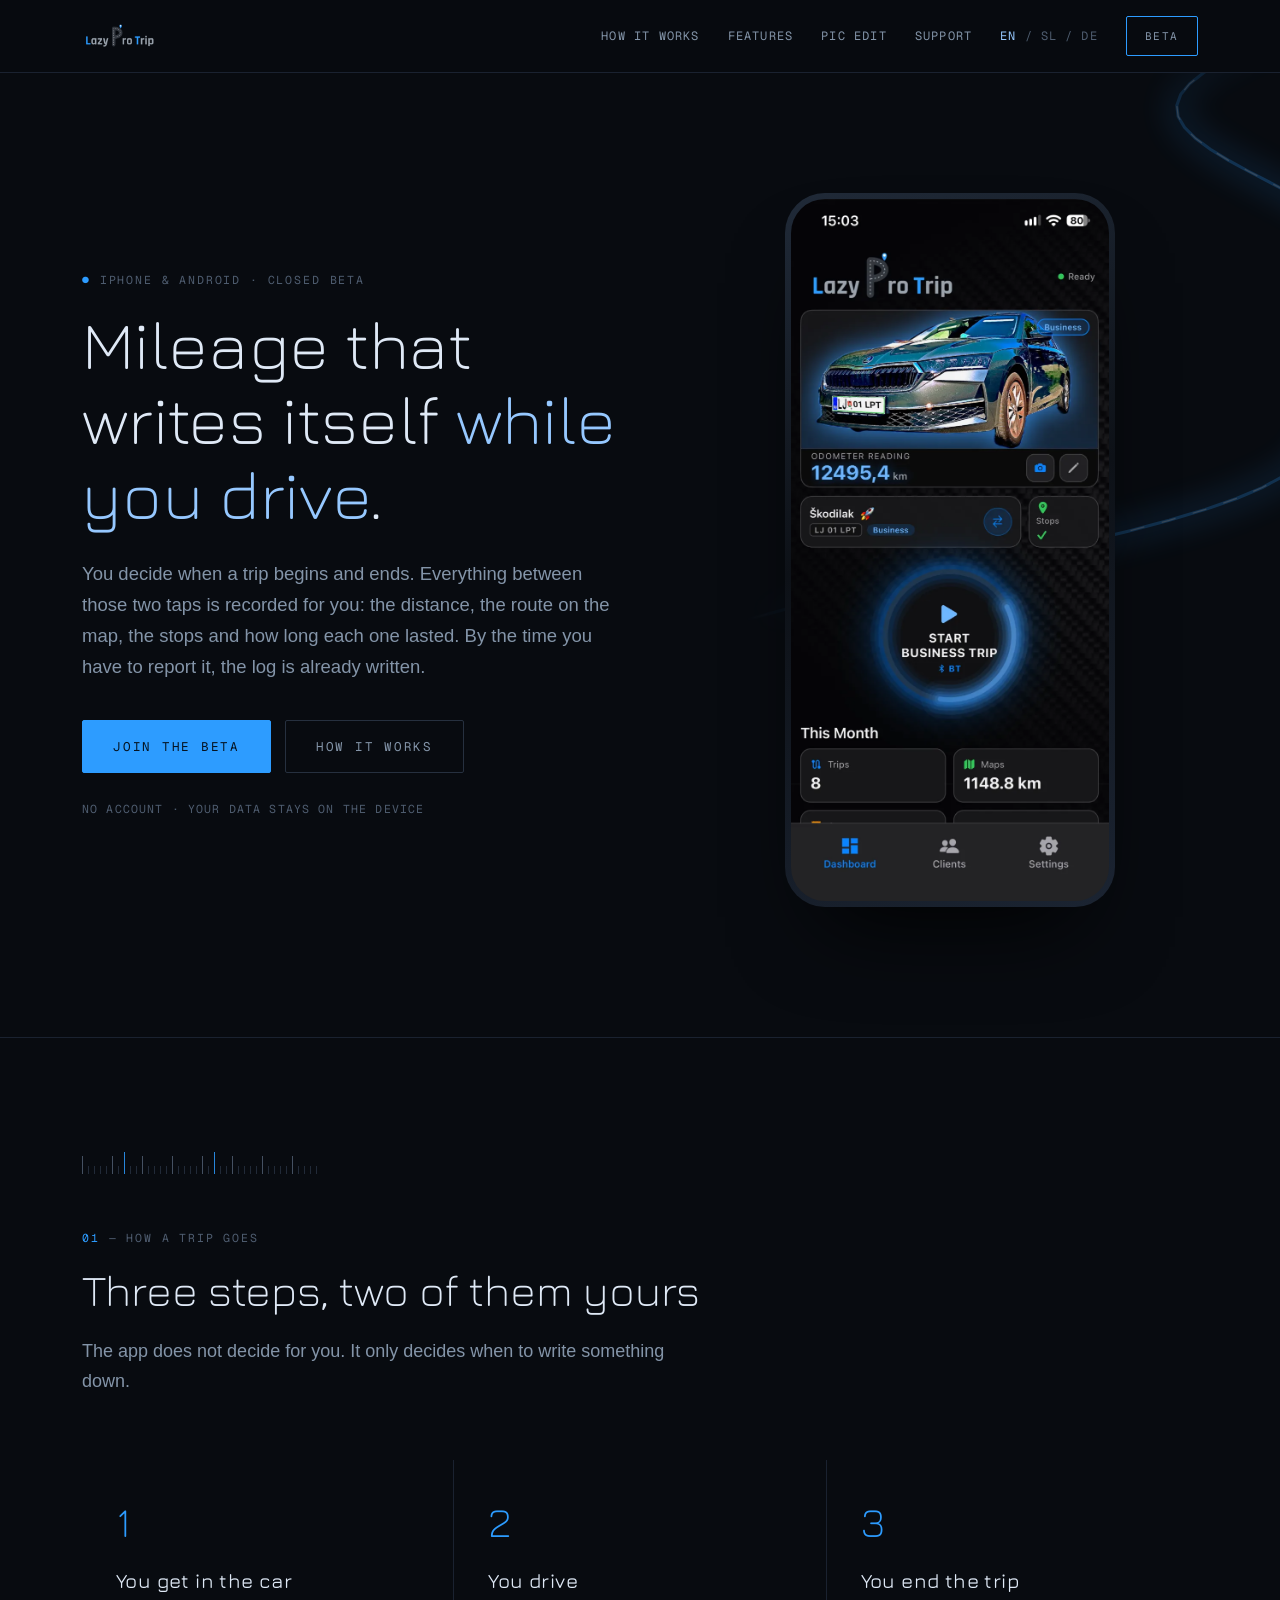
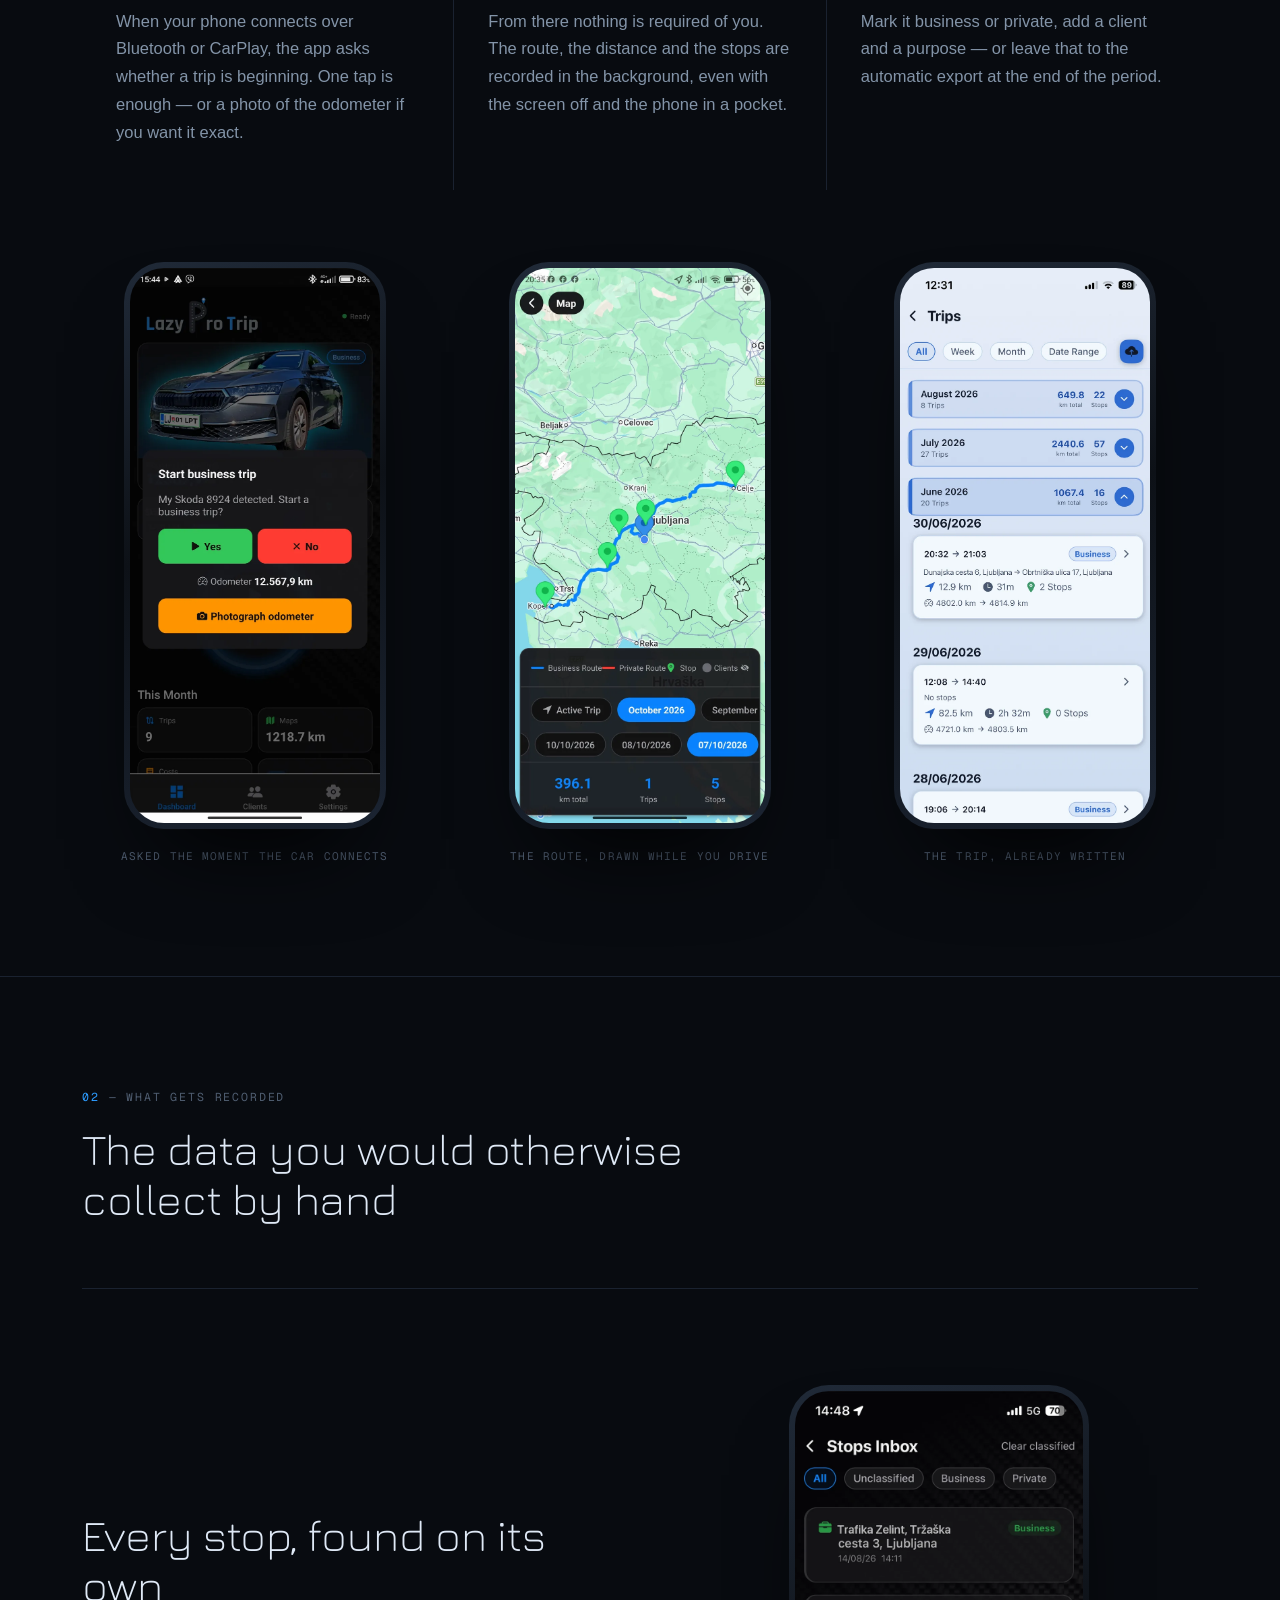
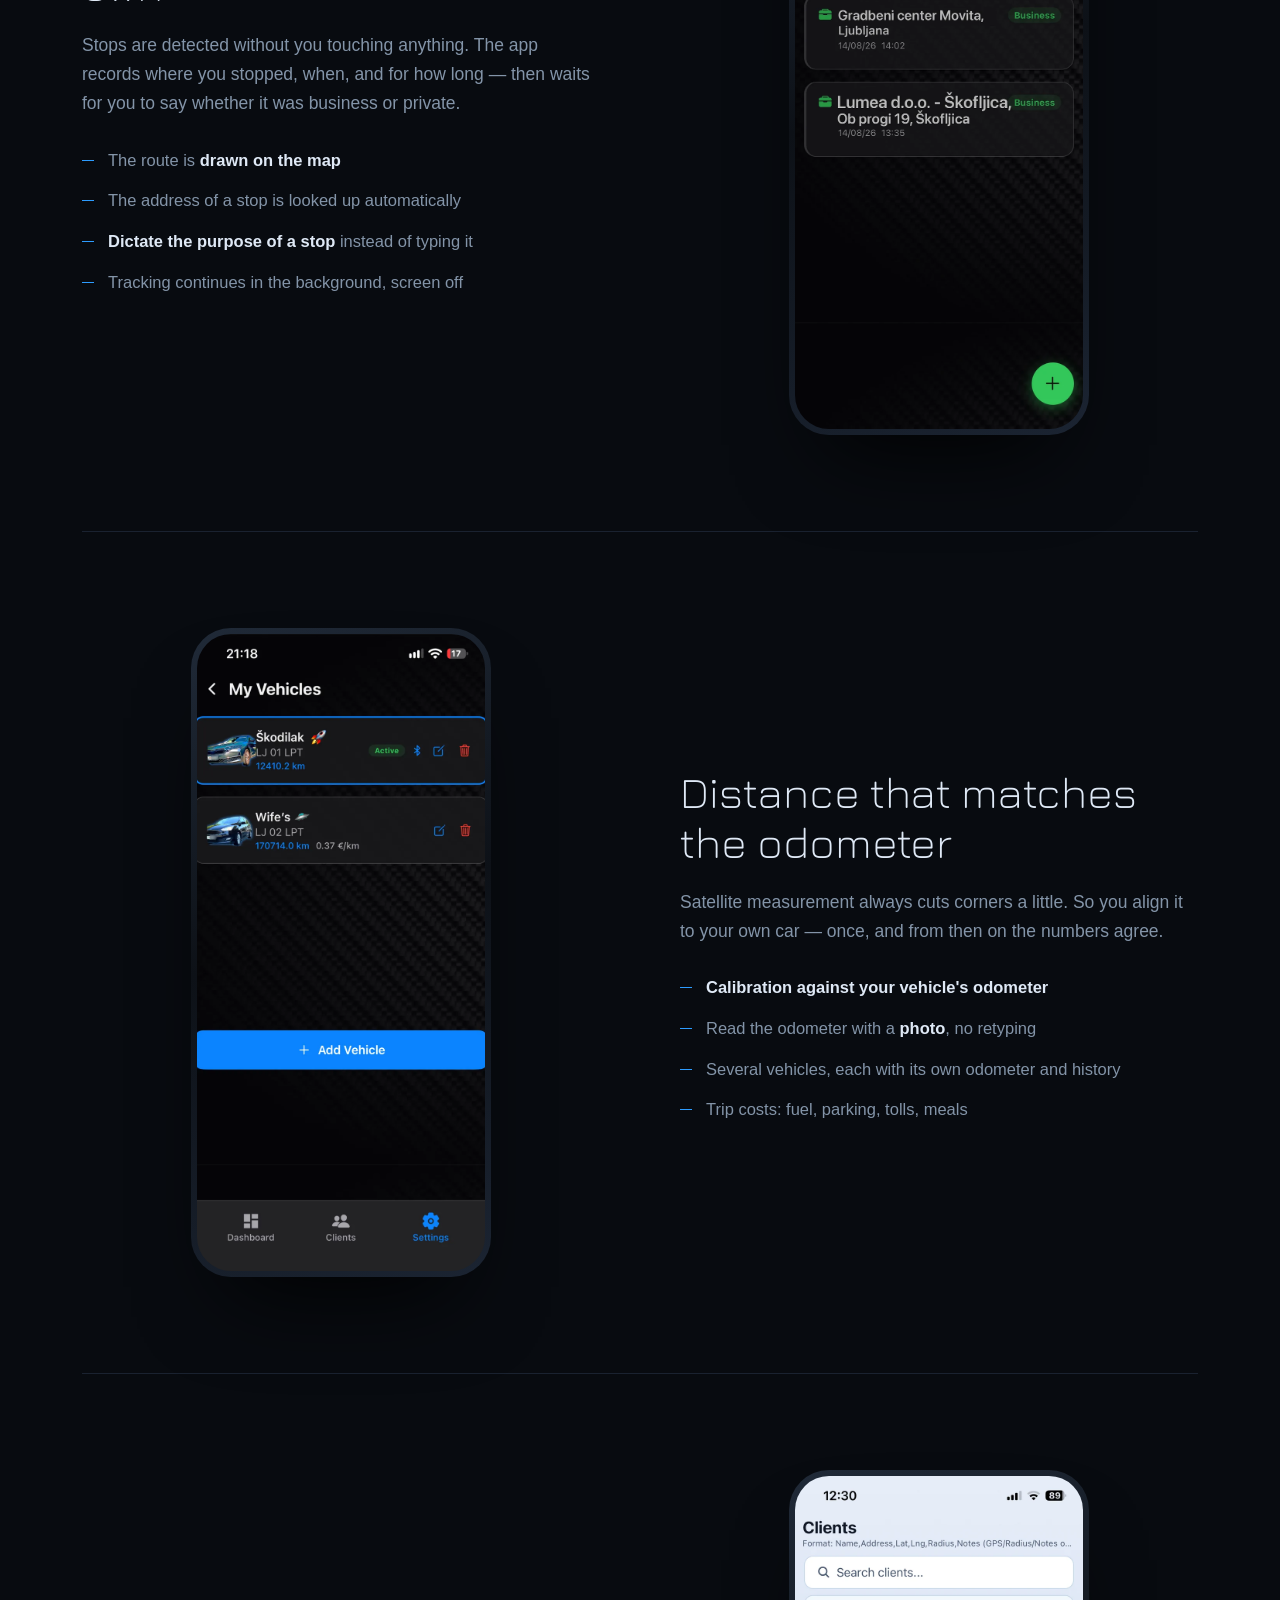
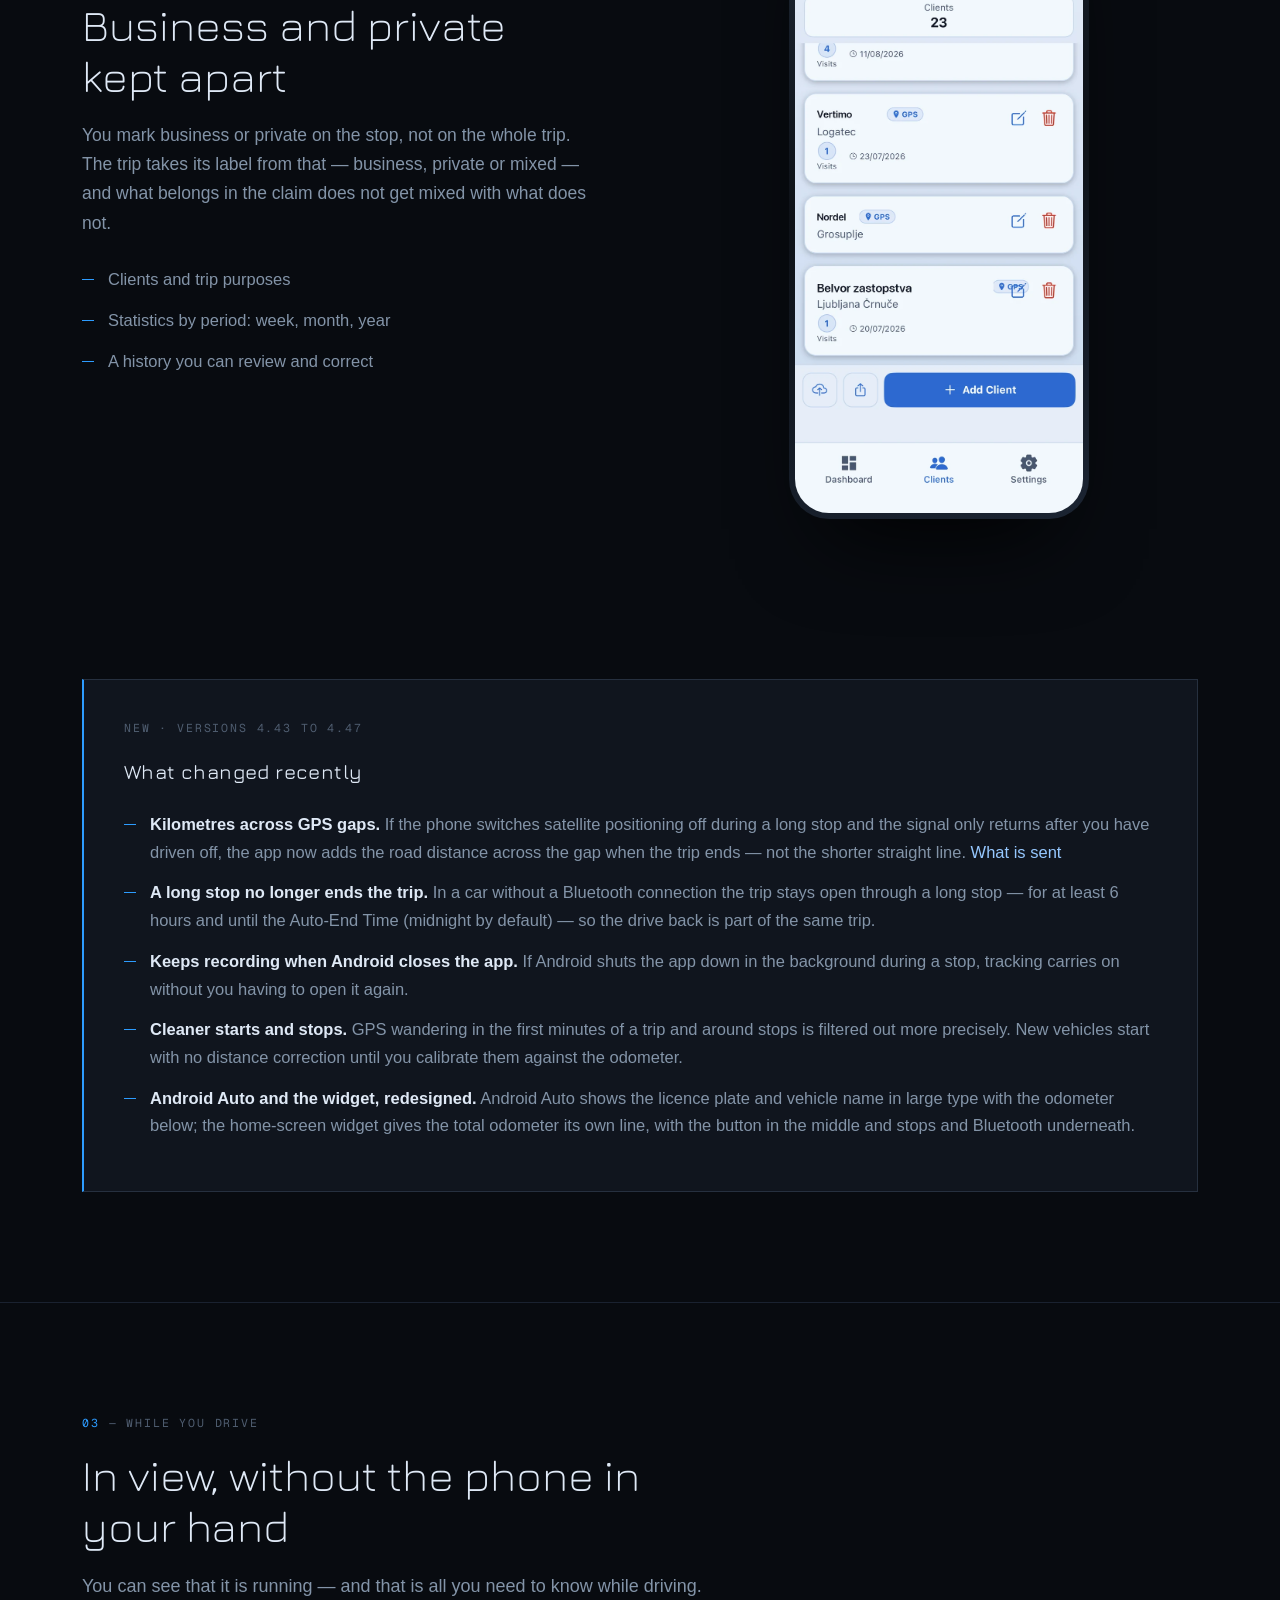
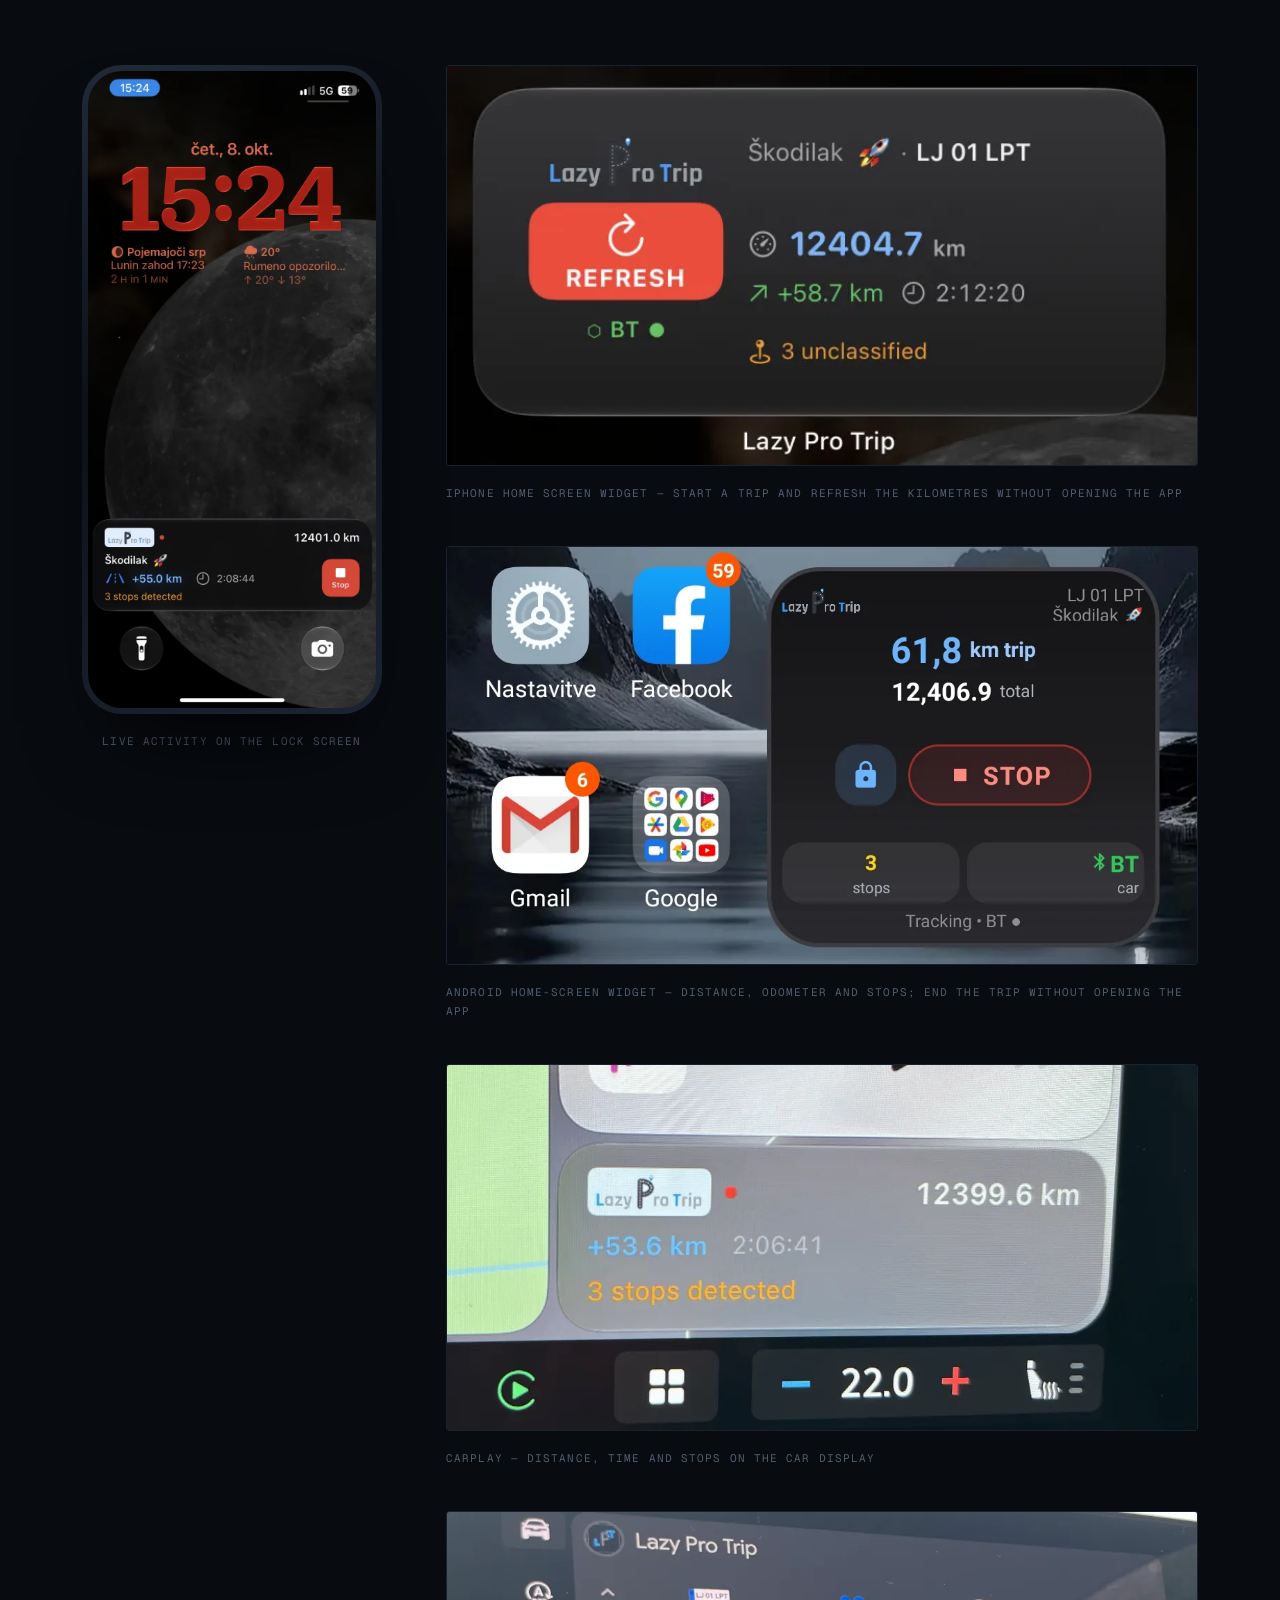
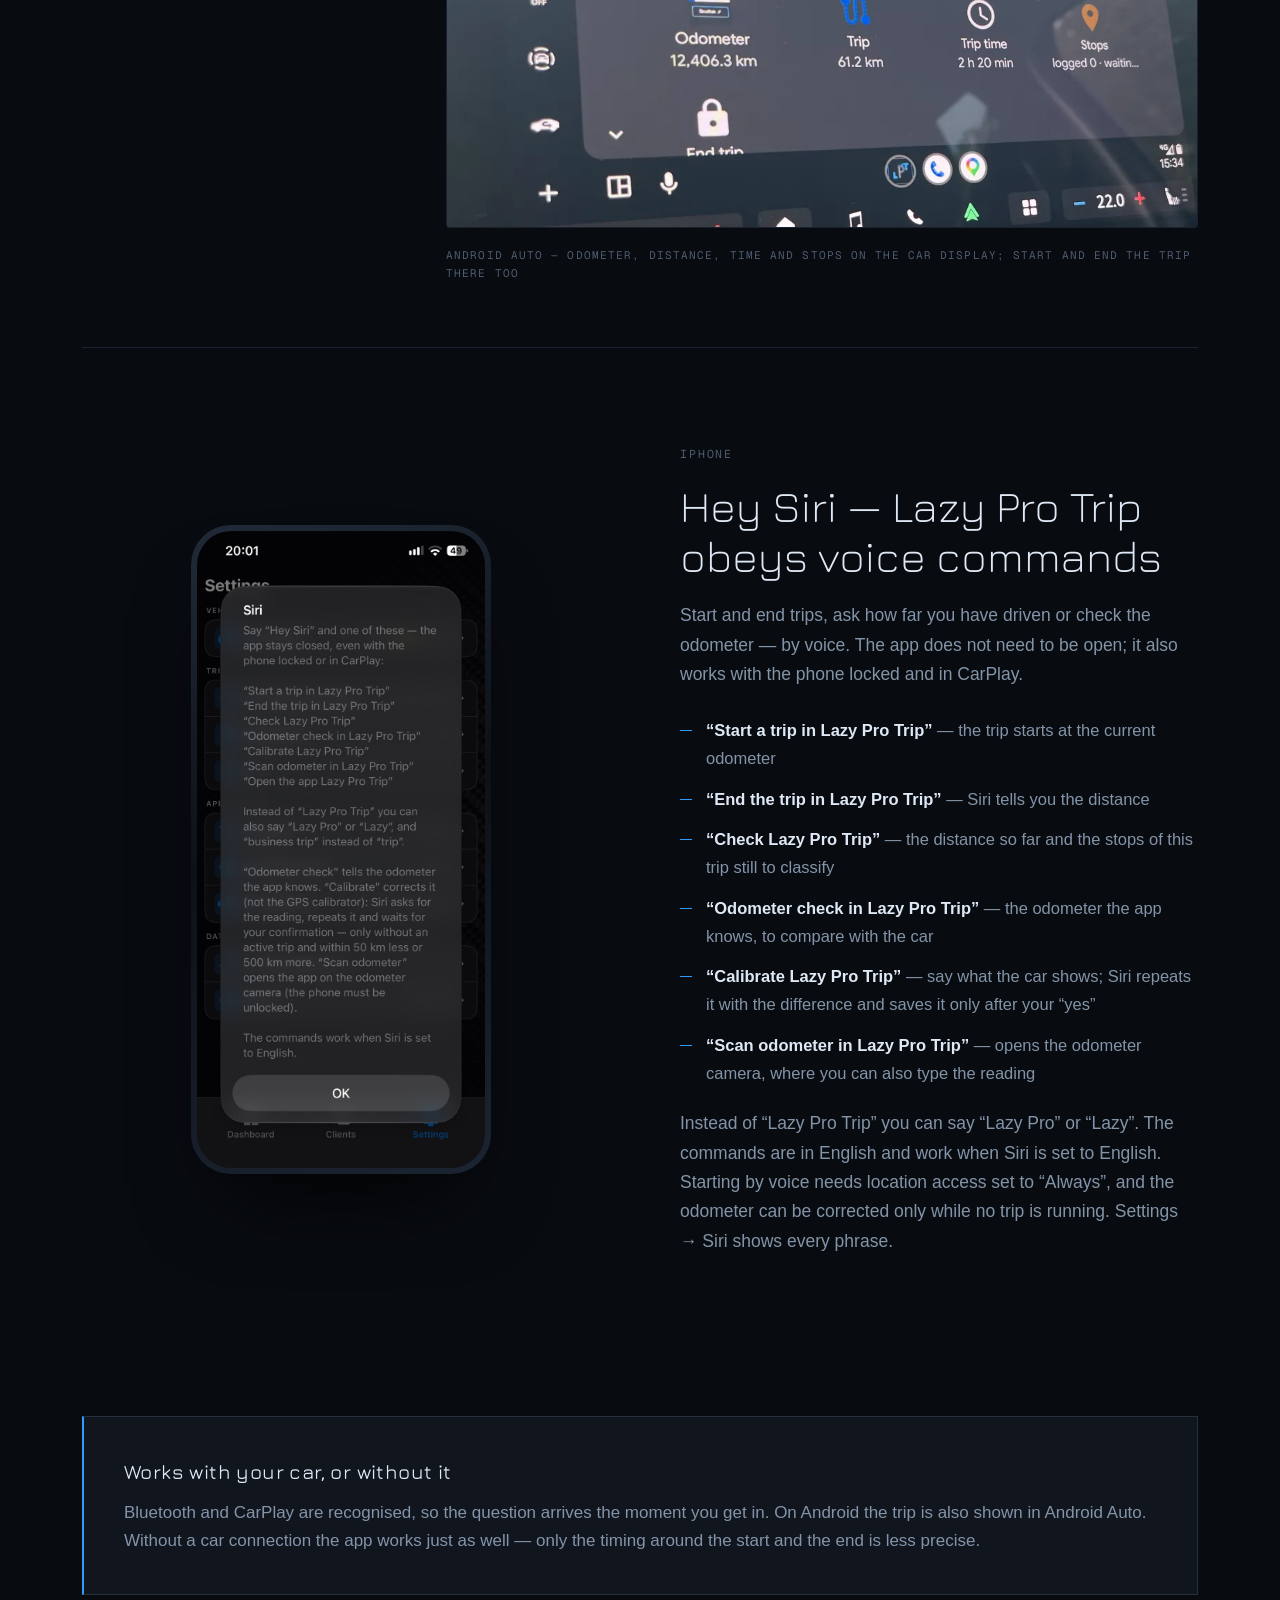
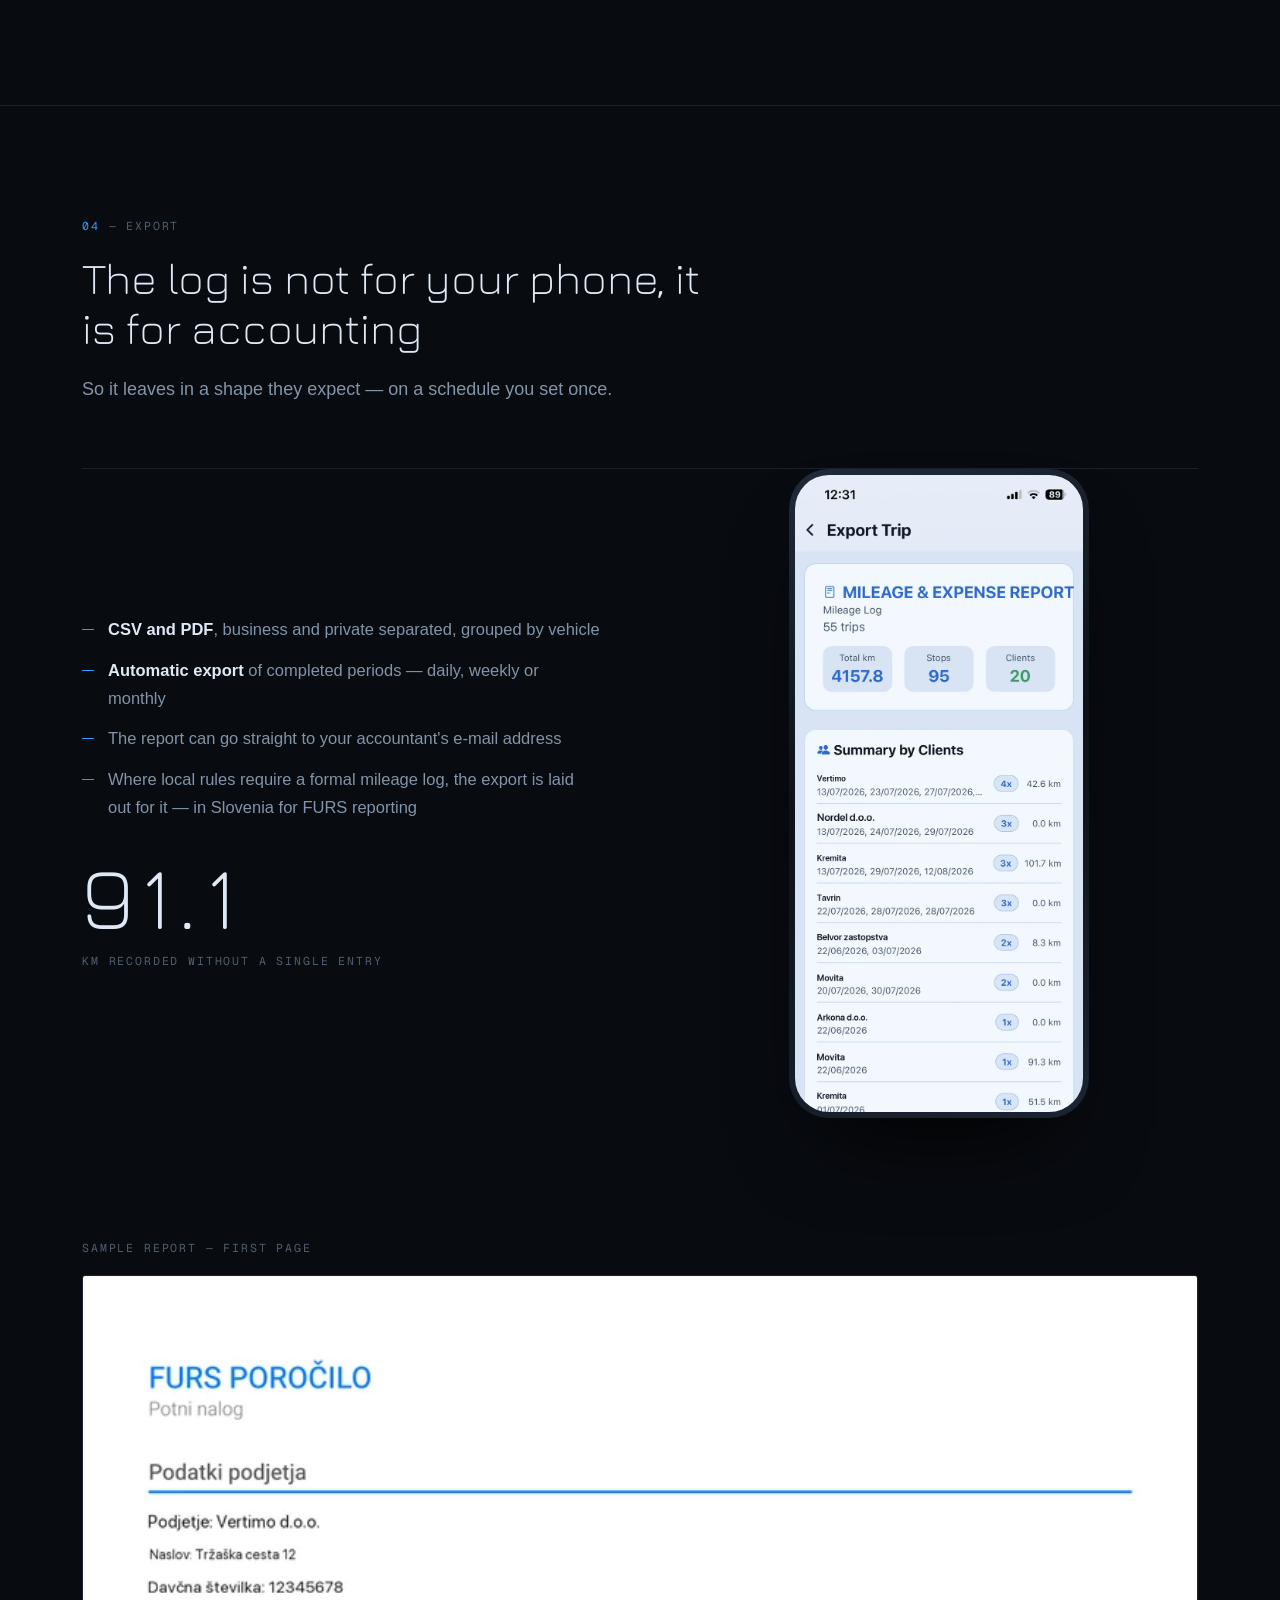
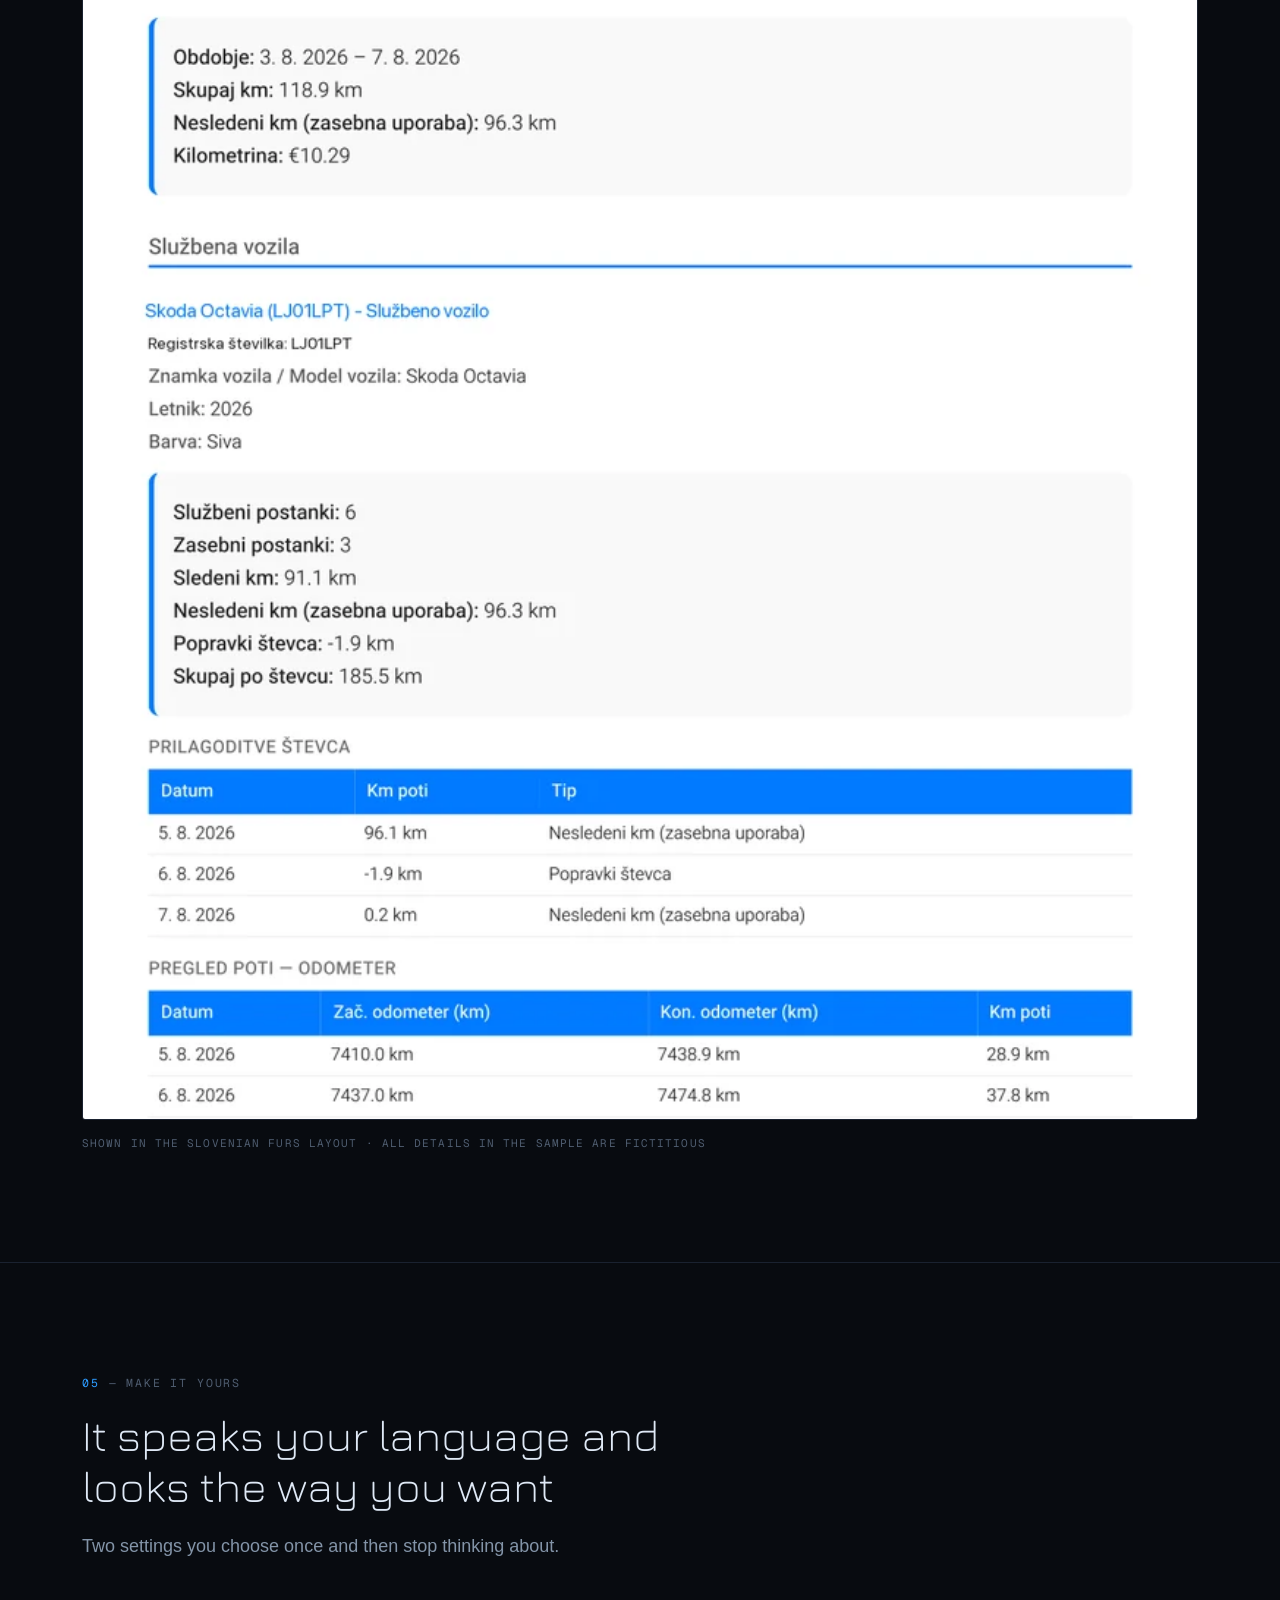
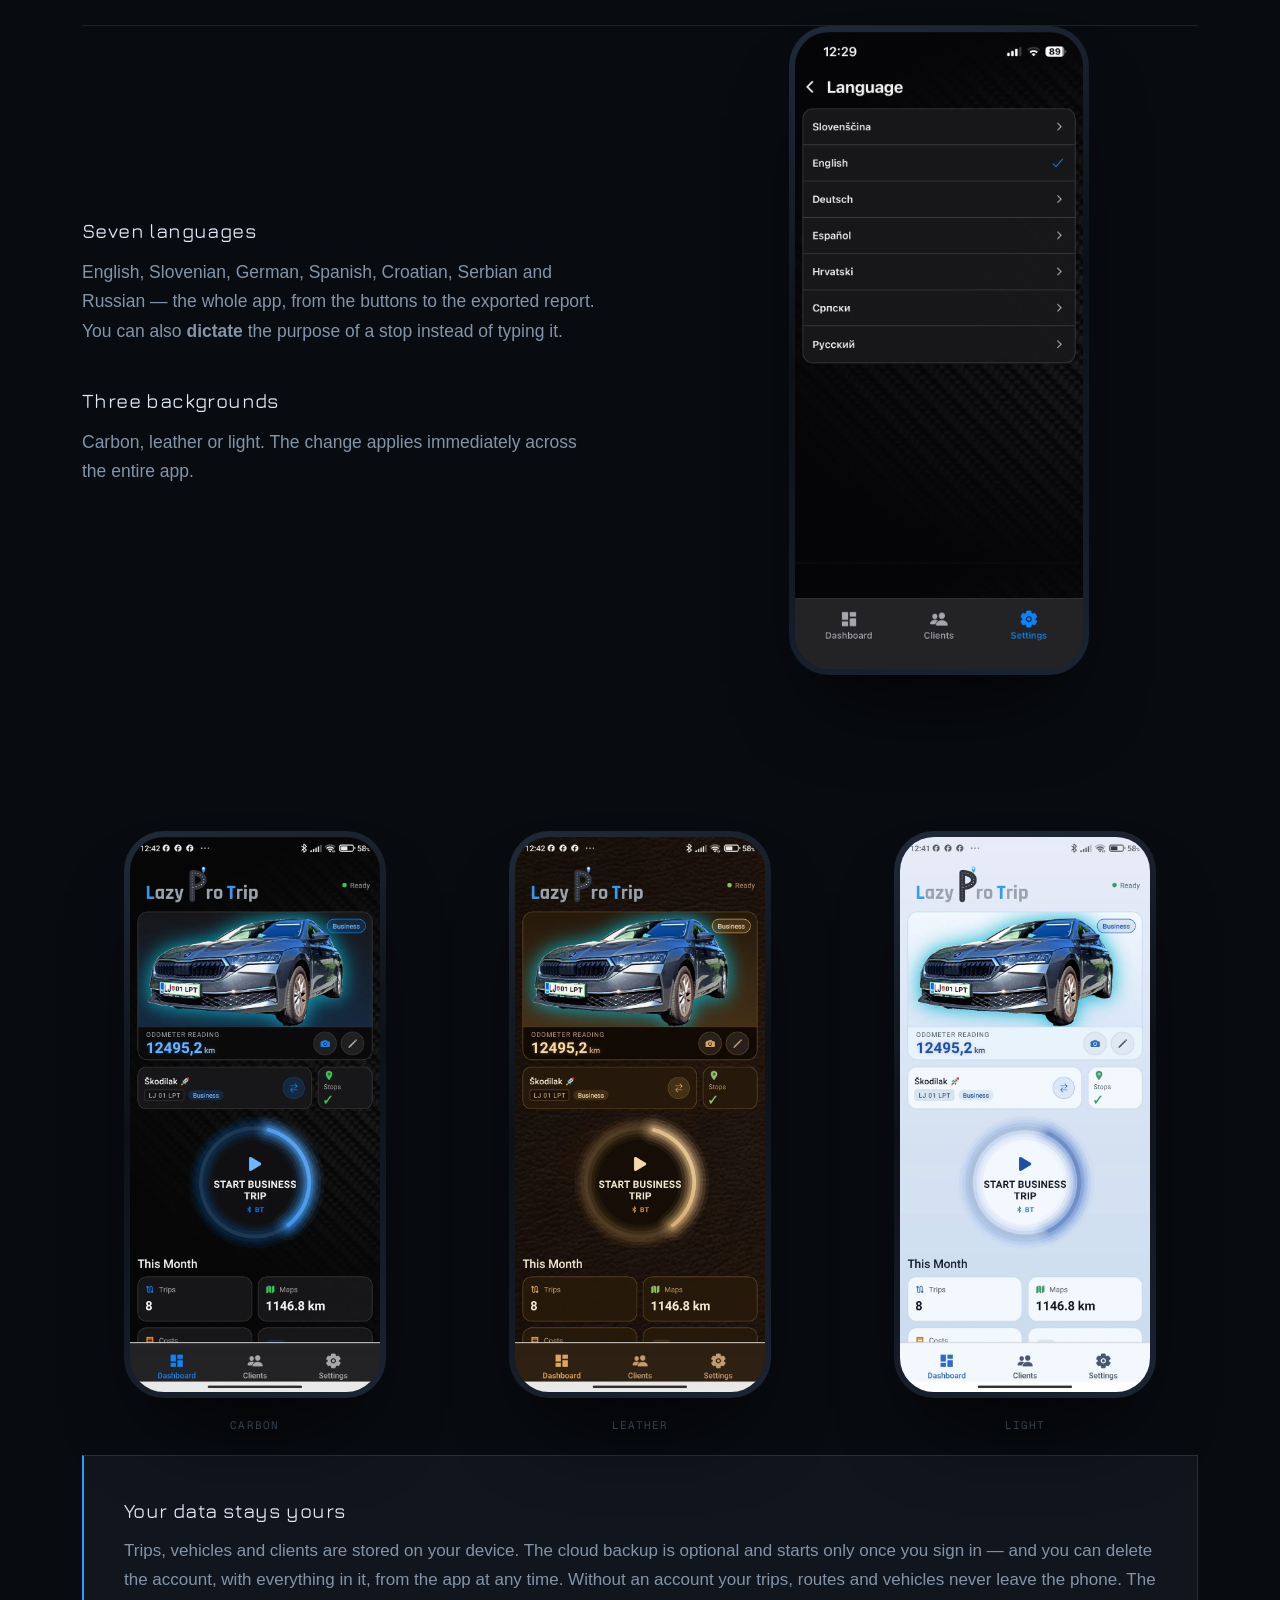
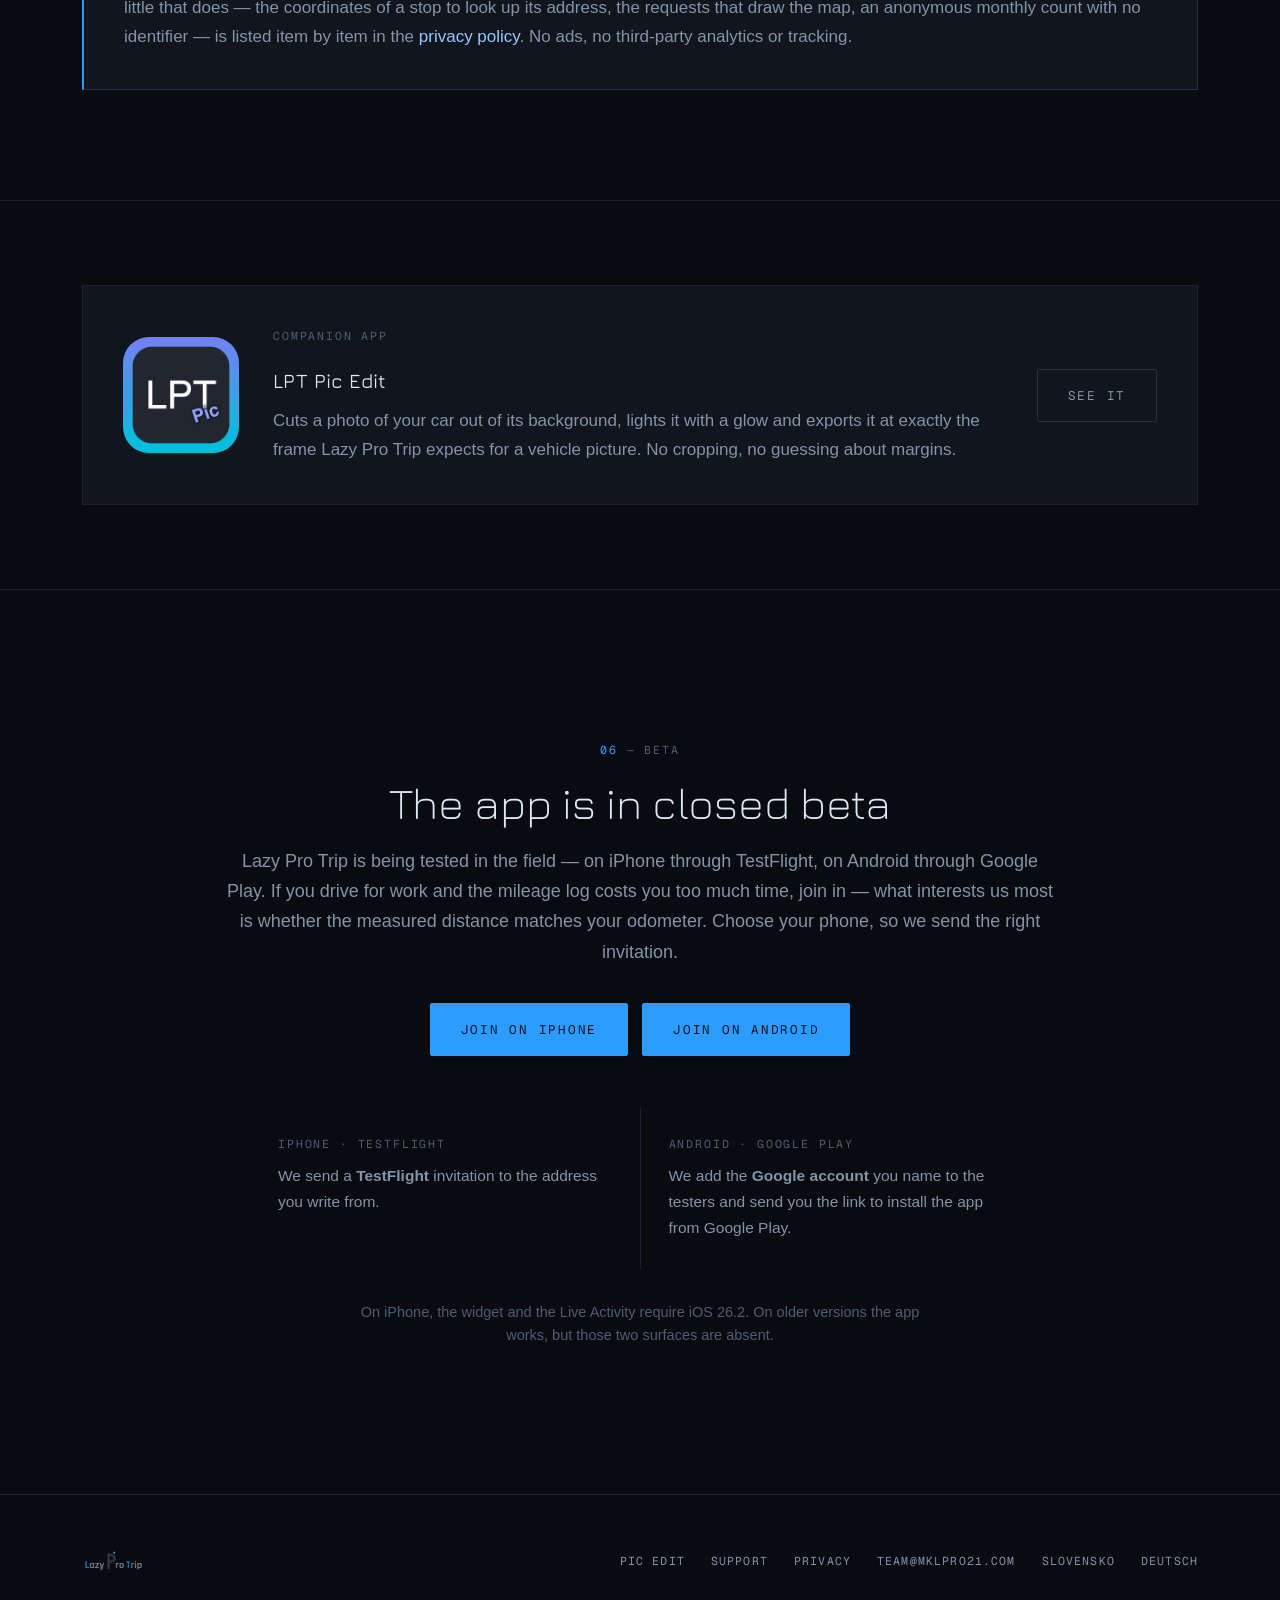
<file: index.html>
<!DOCTYPE html>
<html lang="en">
<head>
<meta charset="utf-8">
<meta name="viewport" content="width=device-width, initial-scale=1">
<title>Lazy Pro Trip — mileage logged as you drive</title>
<meta name="description" content="You confirm the start, the app does the rest: distance, route, stops and purpose are recorded while you drive — so the log is already written when it is time to report.">
<link rel="canonical" href="https://mklpro21.com/">
<link rel="alternate" hreflang="sl" href="https://mklpro21.com/sl/">
<link rel="alternate" hreflang="en" href="https://mklpro21.com/">
<link rel="alternate" hreflang="de" href="https://mklpro21.com/de/">
<link rel="alternate" hreflang="x-default" href="https://mklpro21.com/">
<link rel="icon" href="/assets/img/favicon-48.png" sizes="48x48">
<link rel="apple-touch-icon" href="/assets/img/icon-lpt-192.png">
<meta property="og:type" content="website">
<meta property="og:site_name" content="Lazy Pro Trip">
<meta property="og:locale" content="en_GB">
<meta property="og:title" content="Lazy Pro Trip — mileage logged as you drive">
<meta property="og:description" content="You confirm the start, the app records the rest: distance, route, stops and purpose.">
<meta property="og:url" content="https://mklpro21.com/">
<meta property="og:image" content="https://mklpro21.com/assets/img/og-lpt.png">
<meta name="twitter:card" content="summary_large_image">
<meta name="theme-color" content="#080b10">
<link rel="stylesheet" href="/assets/css/site.css">
</head>
<body>

<header class="nav">
  <div class="wrap nav-inner">
    <a class="nav-logo" href="/"><img src="/assets/img/logo.png" alt="Lazy Pro Trip"></a>
    <nav class="nav-links">
      <a class="hide-sm" href="#how">How it works</a>
      <a class="hide-sm" href="#features">Features</a>
      <a class="hide-sm" href="/pic-edit/">Pic Edit</a>
      <a class="hide-sm" href="/podpora/">Support</a>
      <span class="lang"><a class="on" href="/">EN</a>/<a href="/sl/">SL</a>/<a href="/de/">DE</a></span>
      <a class="btn btn-sm" href="#beta">Beta</a>
    </nav>
  </div>
</header>

<!-- ══════════════════════════════════════════════════════ HERO ══ -->
<section class="hero">
  <svg class="hero-trace" viewBox="0 0 1000 1400" fill="none" aria-hidden="true" focusable="false">
    <defs>
      <linearGradient id="tg" x1="0" y1="0" x2="0" y2="1">
        <stop offset="0%" stop-color="#2d9cff" stop-opacity="0"/>
        <stop offset="26%" stop-color="#2d9cff" stop-opacity=".85"/>
        <stop offset="74%" stop-color="#2d9cff" stop-opacity=".55"/>
        <stop offset="100%" stop-color="#2d9cff" stop-opacity="0"/>
      </linearGradient>
      <filter id="tb" x="-30%" y="-10%" width="160%" height="120%">
        <feGaussianBlur stdDeviation="16"/>
      </filter>
      <path id="trace" d="M837.8 30 L865.8 42.2 L889.6 54.4 L908.6 66.5 L921.8 78.7 L928.9 90.9 L930 97 L927.4 109.2 L918.7 121.4 L904.2 133.5 L884.7 145.7 L861.2 157.9 L834.9 170.1 L807.2 182.3 L779.4 194.5 L752.9 206.6 L729.1 218.8 L709 231 L693.5 243.2 L683.4 255.4 L679.1 267.5 L680.6 279.7 L687.7 291.9 L699.9 304.1 L716.5 316.3 L736.4 328.5 L758.6 340.6 L782 352.8 L805.3 365 L827.4 377.2 L847.4 389.4 L864.4 401.5 L878 413.7 L887.7 425.9 L893.4 438.1 L895.4 450.3 L894.1 462.5 L890 474.6 L883.7 486.8 L876.2 499 L868.2 511.2 L860.4 523.4 L853.4 535.5 L847.7 547.7 L843.6 559.9 L841.1 572.1 L840 584.3 L839.9 596.5 L840 608.6 L839.7 620.8 L837.9 633 L833.7 645.2 L826.1 657.4 L814.2 669.5 L797.2 681.7 L774.5 693.9 L745.8 706.1 L711.1 718.3 L670.6 730.5 L624.8 742.6 L574.6 754.8 L521 767 L465.3 779.2 L408.8 791.4 L353 803.5 L299.5 815.7 L249.4 827.9 L204.2 840.1 L164.7 852.3 L131.8 864.5 L105.9 876.6 L87.1 888.8 L75.4 901 L70.3 913.2 L71.1 925.4 L76.9 937.5 L86.8 949.7 L99.6 961.9 L114.2 974.1 L129.6 986.3 L144.8 998.5 L159 1010.6 L171.8 1022.8 L182.8 1035 L192 1047.2 L199.5 1059.4 L205.8 1071.5 L211.3 1083.7 L216.9 1095.9 L223.1 1108.1 L230.9 1120.3 L240.8 1132.5 L253.4 1144.6 L269.2 1156.8 L288.3 1169 L310.7 1181.2 L336 1193.4 L363.8 1205.5 L393.4 1217.7 L423.6 1229.9 L453.7 1242.1 L482.4 1254.3 L508.6 1266.5 L531.3 1278.6 L549.7 1290.8 L563.1 1303 L570.9 1315.2 L573.1 1327.4 L569.8 1339.5 L561.4 1351.7 L548.6 1363.9 L540.8 1370"/>
    </defs>
    <use href="#trace" stroke="url(#tg)" stroke-width="26" filter="url(#tb)" opacity=".5"/>
    <use href="#trace" stroke="url(#tg)" stroke-width="3.4"/>
    <use href="#trace" stroke="#e8f1ff" stroke-width="1.4" stroke-dasharray="16 20" opacity=".55"/>
    <g fill="none" stroke="#2d9cff" stroke-opacity=".5">
      <circle cx="930" cy="97" r="13"/><circle cx="895.4" cy="450.3" r="13"/>
      <circle cx="840" cy="608.6" r="13"/><circle cx="70.3" cy="913.2" r="13"/>
      <circle cx="573.1" cy="1327.4" r="13"/>
    </g>
  </svg>

  <div class="wrap hero-grid">
    <div>
      <span class="tag"><span class="n">●</span> iPhone &amp; Android · closed beta</span>
      <h1>Mileage that writes itself <em>while you drive</em>.</h1>
      <p class="lede">
        You decide when a trip begins and ends. Everything between those two taps
        is recorded for you: the distance, the route on the map, the stops and how
        long each one lasted. By the time you have to report it, the log is
        already written.
      </p>
      <div class="actions">
        <a class="btn btn-solid" href="#beta">Join the beta</a>
        <a class="btn btn-quiet" href="#how">How it works</a>
      </div>
      <p class="hero-note">No account · Your data stays on the device</p>
    </div>

    <div>
      <div class="device device-lg">
        <div class="device-screen">
          <img src="/assets/img/shots/61-nadzorna-en.webp" alt="Lazy Pro Trip dashboard with the vehicle, odometer reading and the button to start a business trip" width="760" height="1645" loading="eager">
        </div>
      </div>
    </div>
  </div>
</section>

<!-- ══════════════════════════════════════════════════════ HOW ══ -->
<section class="section" id="how">
  <div class="wrap">
    <div class="rule-ticks" aria-hidden="true">
      <i></i><i></i><i></i><i></i><i></i><i></i><i></i><i class="on"></i><i></i><i></i>
      <i></i><i></i><i></i><i></i><i></i><i></i><i></i><i></i><i></i><i></i>
      <i></i><i></i><i class="on"></i><i></i><i></i><i></i><i></i><i></i><i></i><i></i>
      <i></i><i></i><i></i><i></i><i></i><i></i><i></i><i></i><i></i><i></i>
    </div>
    <div class="section-head">
      <span class="tag"><span class="n">01</span> — how a trip goes</span>
      <h2>Three steps, two of them yours</h2>
      <p>The app does not decide for you. It only decides when to write something down.</p>
    </div>

    <div class="steps">
      <div class="step">
        <div class="num">1</div>
        <h3>You get in the car</h3>
        <p>
          When your phone connects over Bluetooth or CarPlay, the app asks whether
          a trip is beginning. One tap is enough — or a photo of the odometer if
          you want it exact.
        </p>
      </div>
      <div class="step">
        <div class="num">2</div>
        <h3>You drive</h3>
        <p>
          From there nothing is required of you. The route, the distance and the
          stops are recorded in the background, even with the screen off and the
          phone in a pocket.
        </p>
      </div>
      <div class="step">
        <div class="num">3</div>
        <h3>You end the trip</h3>
        <p>
          Mark it business or private, add a client and a purpose — or leave that
          to the automatic export at the end of the period.
        </p>
      </div>
    </div>

    <div class="trio" style="margin-top:72px">
      <div>
        <div class="device">
          <div class="device-screen">
            <img src="/assets/img/shots/85-zacetek-poti-en.webp" alt="Prompt “My Skoda 8924 detected. Start a business trip?” with Yes and No, the odometer reading and a Photograph odometer button" width="760" height="1647" loading="lazy">
          </div>
        </div>
        <p class="caption">Asked the moment the car connects</p>
      </div>
      <div>
        <div class="device">
          <div class="device-screen">
            <img src="/assets/img/shots/81-zemljevid-en.webp" alt="Map with a business route from Koper through Ljubljana to Celje and marked stops" width="760" height="1647" loading="lazy">
          </div>
        </div>
        <p class="caption">The route, drawn while you drive</p>
      </div>
      <div>
        <div class="device">
          <div class="device-screen">
            <img src="/assets/img/shots/04-seznam-poti.webp" alt="List of recorded trips with distance, duration and number of stops" width="760" height="1645" loading="lazy">
          </div>
        </div>
        <p class="caption">The trip, already written</p>
      </div>
    </div>
  </div>
</section>

<!-- ══════════════════════════════════════════════════════ FEATURES ══ -->
<section class="section" id="features">
  <div class="wrap">
    <div class="section-head">
      <span class="tag"><span class="n">02</span> — what gets recorded</span>
      <h2>The data you would otherwise collect by hand</h2>
    </div>

    <div class="feature">
      <div class="ftext">
        <h2>Every stop, found on its own</h2>
        <p>
          Stops are detected without you touching anything. The app records where
          you stopped, when, and for how long — then waits for you to say whether
          it was business or private.
        </p>
        <ul class="ticks">
          <li>The route is <strong>drawn on the map</strong></li>
          <li>The address of a stop is looked up automatically</li>
          <li><strong>Dictate the purpose of a stop</strong> instead of typing it</li>
          <li>Tracking continues in the background, screen off</li>
        </ul>
      </div>
      <div class="device">
        <div class="device-screen">
          <img src="/assets/img/shots/16-postanki.webp" alt="Stops inbox with three detected stops waiting to be classified as business or private" width="760" height="1645" loading="lazy">
        </div>
      </div>
    </div>

    <div class="feature rev">
      <div class="ftext">
        <h2>Distance that matches the odometer</h2>
        <p>
          Satellite measurement always cuts corners a little. So you align it to
          your own car — once, and from then on the numbers agree.
        </p>
        <ul class="ticks">
          <li><strong>Calibration against your vehicle's odometer</strong></li>
          <li>Read the odometer with a <strong>photo</strong>, no retyping</li>
          <li>Several vehicles, each with its own odometer and history</li>
          <li>Trip costs: fuel, parking, tolls, meals</li>
        </ul>
      </div>
      <div class="device">
        <div class="device-screen">
          <img src="/assets/img/shots/74-vozila-en.webp" alt="Vehicle list with photos, registration and odometer readings" width="760" height="1645" loading="lazy">
        </div>
      </div>
    </div>

    <div class="feature">
      <div class="ftext">
        <h2>Business and private kept apart</h2>
        <p>
          You mark business or private on the stop, not on the whole trip. The
          trip takes its label from that — business, private or mixed — and what
          belongs in the claim does not get mixed with what does not.
        </p>
        <ul class="ticks">
          <li>Clients and trip purposes</li>
          <li>Statistics by period: week, month, year</li>
          <li>A history you can review and correct</li>
        </ul>
      </div>
      <div class="device">
        <div class="device-screen">
          <img src="/assets/img/shots/15-stranke.webp" alt="Client list with visit counts and last visit dates" width="760" height="1645" loading="lazy">
        </div>
      </div>
    </div>
    <div class="note" style="margin-top:64px">
      <span class="tag">New · versions 4.43 to 4.47</span>
      <h3>What changed recently</h3>
      <ul class="ticks" style="margin-top:22px">
        <li><strong>Kilometres across GPS gaps.</strong> If the phone switches satellite positioning off during a long stop and the signal only returns after you have driven off, the app now adds the road distance across the gap when the trip ends — not the shorter straight line. <a href="/zasebnost/">What is sent</a></li>
        <li><strong>A long stop no longer ends the trip.</strong> In a car without a Bluetooth connection the trip stays open through a long stop — for at least 6 hours and until the Auto-End Time (midnight by default) — so the drive back is part of the same trip.</li>
        <li><strong>Keeps recording when Android closes the app.</strong> If Android shuts the app down in the background during a stop, tracking carries on without you having to open it again.</li>
        <li><strong>Cleaner starts and stops.</strong> GPS wandering in the first minutes of a trip and around stops is filtered out more precisely. New vehicles start with no distance correction until you calibrate them against the odometer.</li>
        <li><strong>Android Auto and the widget, redesigned.</strong> Android Auto shows the licence plate and vehicle name in large type with the odometer below; the home-screen widget gives the total odometer its own line, with the button in the middle and stops and Bluetooth underneath.</li>
      </ul>
    </div>
  </div>
</section>

<!-- ══════════════════════════════════════════════════════ WHILE DRIVING ══ -->
<section class="section">
  <div class="wrap">
    <div class="section-head">
      <span class="tag"><span class="n">03</span> — while you drive</span>
      <h2>In view, without the phone in your hand</h2>
      <p>You can see that it is running — and that is all you need to know while driving.</p>
    </div>

    <div class="split">
      <div>
        <div class="device">
          <div class="device-screen">
            <img src="/assets/img/shots/66-ziva-aktivnost-en.webp" alt="Lock Screen Live Activity showing distance, elapsed time and stops detected" width="760" height="1645" loading="lazy">
          </div>
        </div>
        <p class="caption">Live Activity on the Lock Screen</p>
      </div>
      <div class="stack">
        <div>
          <div class="wide">
            <img src="/assets/img/shots/63-widget-ios-en.webp" alt="Lazy Pro Trip widget on the iPhone Home Screen during a trip: odometer, distance, time, unclassified stops and the REFRESH button" width="720" height="383" loading="lazy">
          </div>
          <p class="caption caption-l">iPhone Home Screen widget — start a trip and refresh the kilometres without opening the app</p>
        </div>
        <div>
          <div class="wide">
            <img src="/assets/img/shots/52-widget-android-en.webp" alt="Lazy Pro Trip widget on an Android home screen during a trip: distance, odometer, stops and the Stop button" width="1080" height="600" loading="lazy">
          </div>
          <p class="caption caption-l">Android home-screen widget — distance, odometer and stops; end the trip without opening the app</p>
        </div>
        <div>
          <div class="wide">
            <img src="/assets/img/shots/68-carplay-en.webp" alt="Car display running CarPlay with the Lazy Pro Trip trip in progress" width="1080" height="525" loading="lazy">
          </div>
          <p class="caption caption-l">CarPlay — distance, time and stops on the car display</p>
        </div>
        <div>
          <div class="wide">
            <img src="/assets/img/shots/71-android-auto-en.webp" alt="Car display running Android Auto with Lazy Pro Trip: odometer, trip distance, trip time, stops and the End trip button" width="1080" height="453" loading="lazy">
          </div>
          <p class="caption caption-l">Android Auto — odometer, distance, time and stops on the car display; start and end the trip there too</p>
        </div>
      </div>
    </div>

    <div class="feature rev" id="siri" style="margin-top:64px">
      <div class="ftext">
        <span class="tag">iPhone</span>
        <h2>Hey Siri — Lazy Pro Trip obeys voice commands</h2>
        <p>
          Start and end trips, ask how far you have driven or check the odometer — by
          voice. The app does not need to be open; it also works with the phone locked
          and in CarPlay.
        </p>
        <ul class="ticks">
          <li><strong>“Start a trip in Lazy Pro Trip”</strong> — the trip starts at the current odometer</li>
          <li><strong>“End the trip in Lazy Pro Trip”</strong> — Siri tells you the distance</li>
          <li><strong>“Check Lazy Pro Trip”</strong> — the distance so far and the stops of this trip still to classify</li>
          <li><strong>“Odometer check in Lazy Pro Trip”</strong> — the odometer the app knows, to compare with the car</li>
          <li><strong>“Calibrate Lazy Pro Trip”</strong> — say what the car shows; Siri repeats it with the difference and saves it only after your “yes”</li>
          <li><strong>“Scan odometer in Lazy Pro Trip”</strong> — opens the odometer camera, where you can also type the reading</li>
        </ul>
        <p style="margin-top:22px">
          Instead of “Lazy Pro Trip” you can say “Lazy Pro” or “Lazy”. The commands are in
          English and work when Siri is set to English. Starting by voice needs location
          access set to “Always”, and the odometer can be corrected only while no trip is
          running. Settings → Siri shows every phrase.
        </p>
      </div>
      <div class="device">
        <div class="device-screen">
          <img src="/assets/img/shots/39-siri-en.jpg" alt="Lazy Pro Trip settings listing the Siri commands in English" width="760" height="1645" loading="lazy">
        </div>
      </div>
    </div>

    <div class="note" style="margin-top:64px">
      <h3>Works with your car, or without it</h3>
      <p>
        Bluetooth and CarPlay are recognised, so the question arrives the moment
        you get in. On Android the trip is also shown in Android Auto. Without a car connection the app works just as well — only the
        timing around the start and the end is less precise.
      </p>
    </div>
  </div>
</section>

<!-- ══════════════════════════════════════════════════════ EXPORT ══ -->
<section class="section">
  <div class="wrap">
    <div class="section-head">
      <span class="tag"><span class="n">04</span> — export</span>
      <h2>The log is not for your phone, it is for accounting</h2>
      <p>So it leaves in a shape they expect — on a schedule you set once.</p>
    </div>

    <div class="feature" style="padding-top:0">
      <div class="ftext">
        <ul class="ticks" style="margin-top:0">
          <li><strong>CSV and PDF</strong>, business and private separated, grouped by vehicle</li>
          <li><strong>Automatic export</strong> of completed periods — daily, weekly or monthly</li>
          <li>The report can go straight to your accountant's e-mail address</li>
          <li>Where local rules require a formal mileage log, the export is laid out
              for it — in Slovenia for FURS reporting</li>
        </ul>
        <p style="margin-top:30px">
          <span class="odo">91.1</span>
          <span class="tag" style="margin:10px 0 0">km recorded without a single entry</span>
        </p>
      </div>
      <div class="device">
        <div class="device-screen">
          <img src="/assets/img/shots/05-izvoz.webp" alt="Mileage and expense report with totals and a summary by client" width="760" height="1645" loading="lazy">
        </div>
      </div>
    </div>

    <div style="margin-top:24px">
      <span class="tag">Sample report — first page</span>
      <div class="wide">
        <img src="/assets/img/shots/28-vzorec-porocila.webp" alt="First page of an exported report with company details, vehicle and trip overview" width="760" height="984" loading="lazy">
      </div>
      <p class="caption caption-l" style="margin-top:14px">
        Shown in the Slovenian FURS layout · all details in the sample are fictitious
      </p>
    </div>
  </div>
</section>

<!-- ══════════════════════════════════════════════════════ MAKE IT YOURS ══ -->
<section class="section">
  <div class="wrap">
    <div class="section-head">
      <span class="tag"><span class="n">05</span> — make it yours</span>
      <h2>It speaks your language and looks the way you want</h2>
      <p>Two settings you choose once and then stop thinking about.</p>
    </div>

    <div class="feature" style="padding-top:0">
      <div class="ftext">
        <h3>Seven languages</h3>
        <p>
          English, Slovenian, German, Spanish, Croatian, Serbian and Russian —
          the whole app, from the buttons to the exported report. You can also
          <strong>dictate</strong> the purpose of a stop instead of typing it.
        </p>
        <h3 style="margin-top:38px">Three backgrounds</h3>
        <p>
          Carbon, leather or light. The change applies immediately across the
          entire app.
        </p>
      </div>
      <div class="device">
        <div class="device-screen">
          <img src="/assets/img/shots/19-jeziki.webp" alt="Language picker: Slovenian, English, German, Spanish, Croatian, Serbian, Russian" width="760" height="1645" loading="lazy">
        </div>
      </div>
    </div>

    <div class="trio" style="margin-top:60px">
      <div>
        <div class="device">
          <div class="device-screen">
            <img src="/assets/img/shots/43-en-carbon.webp" alt="Dashboard with the Carbon background — dark carbon pattern" width="760" height="1647" loading="lazy">
          </div>
        </div>
        <p class="caption">Carbon</p>
      </div>
      <div>
        <div class="device">
          <div class="device-screen">
            <img src="/assets/img/shots/44-en-usnje.webp" alt="The same dashboard with the Leather background — warm brown" width="760" height="1647" loading="lazy">
          </div>
        </div>
        <p class="caption">Leather</p>
      </div>
      <div>
        <div class="device">
          <div class="device-screen">
            <img src="/assets/img/shots/45-en-svetla.webp" alt="The same dashboard with the Light background" width="760" height="1647" loading="lazy">
          </div>
        </div>
        <p class="caption">Light</p>
      </div>
    </div>

    <div class="note" style="margin-top:20px">
      <h3>Your data stays yours</h3>
      <p>
        Trips, vehicles and clients are stored on your device. The cloud backup is
        optional and starts only once you sign in — and you can delete the account,
        with everything in it, from the app at any time. Without an account your
        trips, routes and vehicles never leave the phone. The little that does — the
        coordinates of a stop to look up its address, the requests that draw the map,
        an anonymous monthly count with no identifier — is listed item by item in the
        <a href="/zasebnost/">privacy policy</a>. No ads, no third-party analytics or
        tracking.
      </p>
    </div>
  </div>
</section>

<!-- ══════════════════════════════════════════════════════ PIC EDIT ══ -->
<section class="section section-tight">
  <div class="wrap">
    <div class="crossapp">
      <img src="/assets/img/icon-picedit-1024.png" alt="LPT Pic Edit" width="1024" height="1024" loading="lazy">
      <div>
        <span class="tag">Companion app</span>
        <h3>LPT Pic Edit</h3>
        <p>
          Cuts a photo of your car out of its background, lights it with a glow and
          exports it at exactly the frame Lazy Pro Trip expects for a vehicle
          picture. No cropping, no guessing about margins.
        </p>
      </div>
      <a class="btn btn-quiet" href="/pic-edit/">See it</a>
    </div>
  </div>
</section>

<!-- ══════════════════════════════════════════════════════ BETA ══ -->
<section class="section" id="beta">
  <div class="wrap">
    <div class="cta">
      <span class="tag" style="text-align:center"><span class="n">06</span> — beta</span>
      <h2>The app is in closed beta</h2>
      <p>
        Lazy Pro Trip is being tested in the field — on iPhone through TestFlight,
        on Android through Google Play. If you drive for work and the mileage log
        costs you too much time, join in — what interests us most is whether the
        measured distance matches your odometer. Choose your phone, so we send the
        right invitation.
      </p>
      <div class="actions" style="justify-content:center">
        <a class="btn btn-solid" href="mailto:team@mklpro21.com?subject=Lazy%20Pro%20Trip%20beta%20%E2%80%94%20iPhone&amp;body=Hello%2C%0A%0AI%20would%20like%20to%20join%20the%20Lazy%20Pro%20Trip%20beta%20on%20iPhone.%0A%0APhone%20model%3A%20%0AiOS%20version%3A%20%0ACar%20(Bluetooth%20or%20CarPlay)%3A%20%0A%0AKind%20regards%2C%0A">Join on iPhone</a>
        <a class="btn btn-solid" href="mailto:team@mklpro21.com?subject=Lazy%20Pro%20Trip%20beta%20%E2%80%94%20Android&amp;body=Hello%2C%0A%0AI%20would%20like%20to%20join%20the%20Lazy%20Pro%20Trip%20beta%20on%20Android.%0A%0AGoogle%20account%20(Gmail)%20used%20on%20the%20phone%3A%20%0APhone%20model%3A%20%0AAndroid%20version%3A%20%0ACar%20(Bluetooth)%3A%20%0A%0AKind%20regards%2C%0A">Join on Android</a>
      </div>

      <div class="platforms">
        <div class="plat">
          <span class="tag">iPhone · TestFlight</span>
          <p>We send a <strong>TestFlight</strong> invitation to the address you write from.</p>
        </div>
        <div class="plat">
          <span class="tag">Android · Google Play</span>
          <p>We add the <strong>Google account</strong> you name to the testers and send you the link to install the app from Google Play.</p>
        </div>
      </div>

      <p class="fine">
        On iPhone, the widget and the Live Activity require iOS 26.2. On older
        versions the app works, but those two surfaces are absent.
      </p>
    </div>
  </div>
</section>

<footer class="footer">
  <div class="wrap footer-inner">
    <img src="/assets/img/logo.png" alt="Lazy Pro Trip">
    <div class="footer-links">
      <a href="/pic-edit/">Pic Edit</a>
      <a href="/podpora/">Support</a>
      <a href="/zasebnost/">Privacy</a>
      <a href="mailto:team@mklpro21.com">team@mklpro21.com</a>
      <a href="/sl/">Slovensko</a>
      <a href="/de/">Deutsch</a>
    </div>
    <div class="maker">
      <img class="maker-mark" src="/assets/img/mklpro21-mark.png" alt="" width="160" height="128">
      <img class="maker-word" src="/assets/img/mklpro21-wordmark.png" alt="MKLpro21" width="440" height="95">
    </div>
    <p class="fine-print">
      © 2026 MKLpro21 · Lazy Pro Trip is a business mileage log.
      Screenshots show fictitious clients and vehicles.
      Apple, iPhone, CarPlay and App Store are trademarks of Apple Inc.
      Android, Android Auto and Google Play are trademarks of Google LLC.
    </p>
  </div>
</footer>

</body>
</html>
</file>
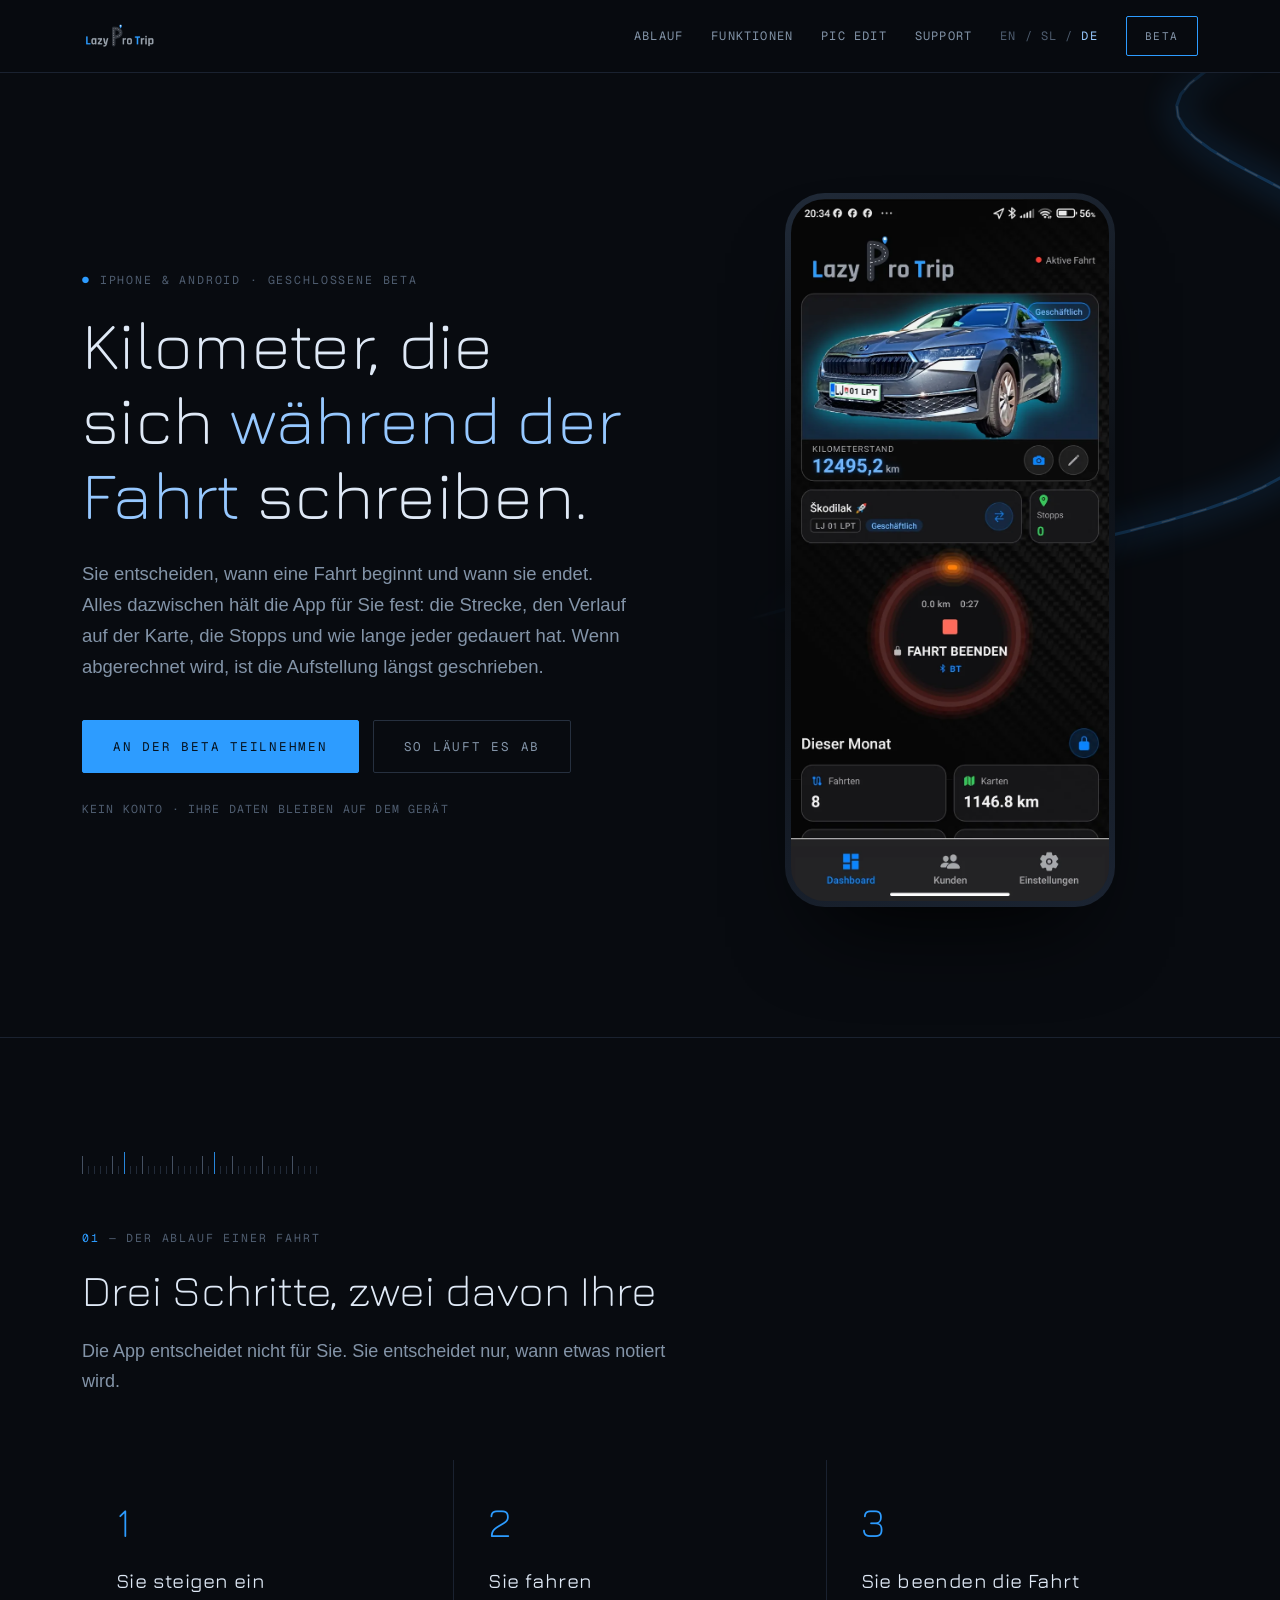
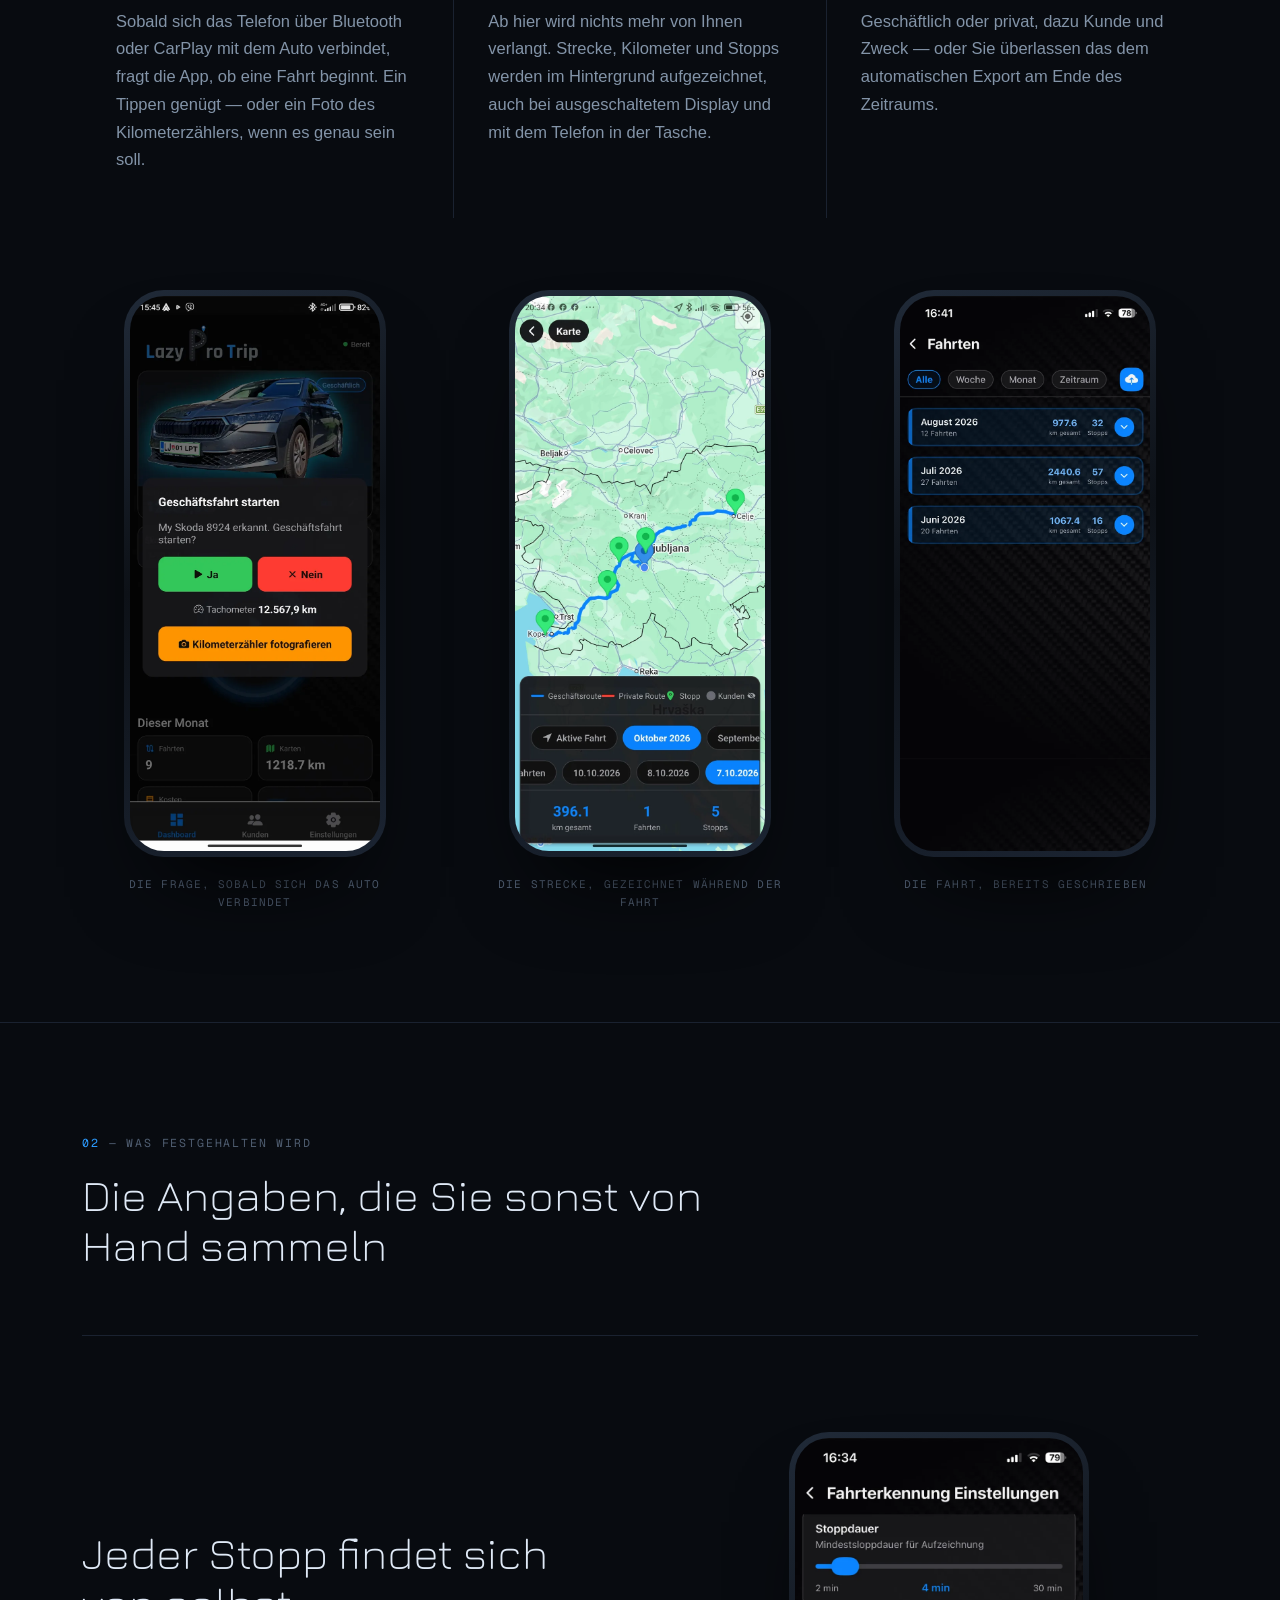
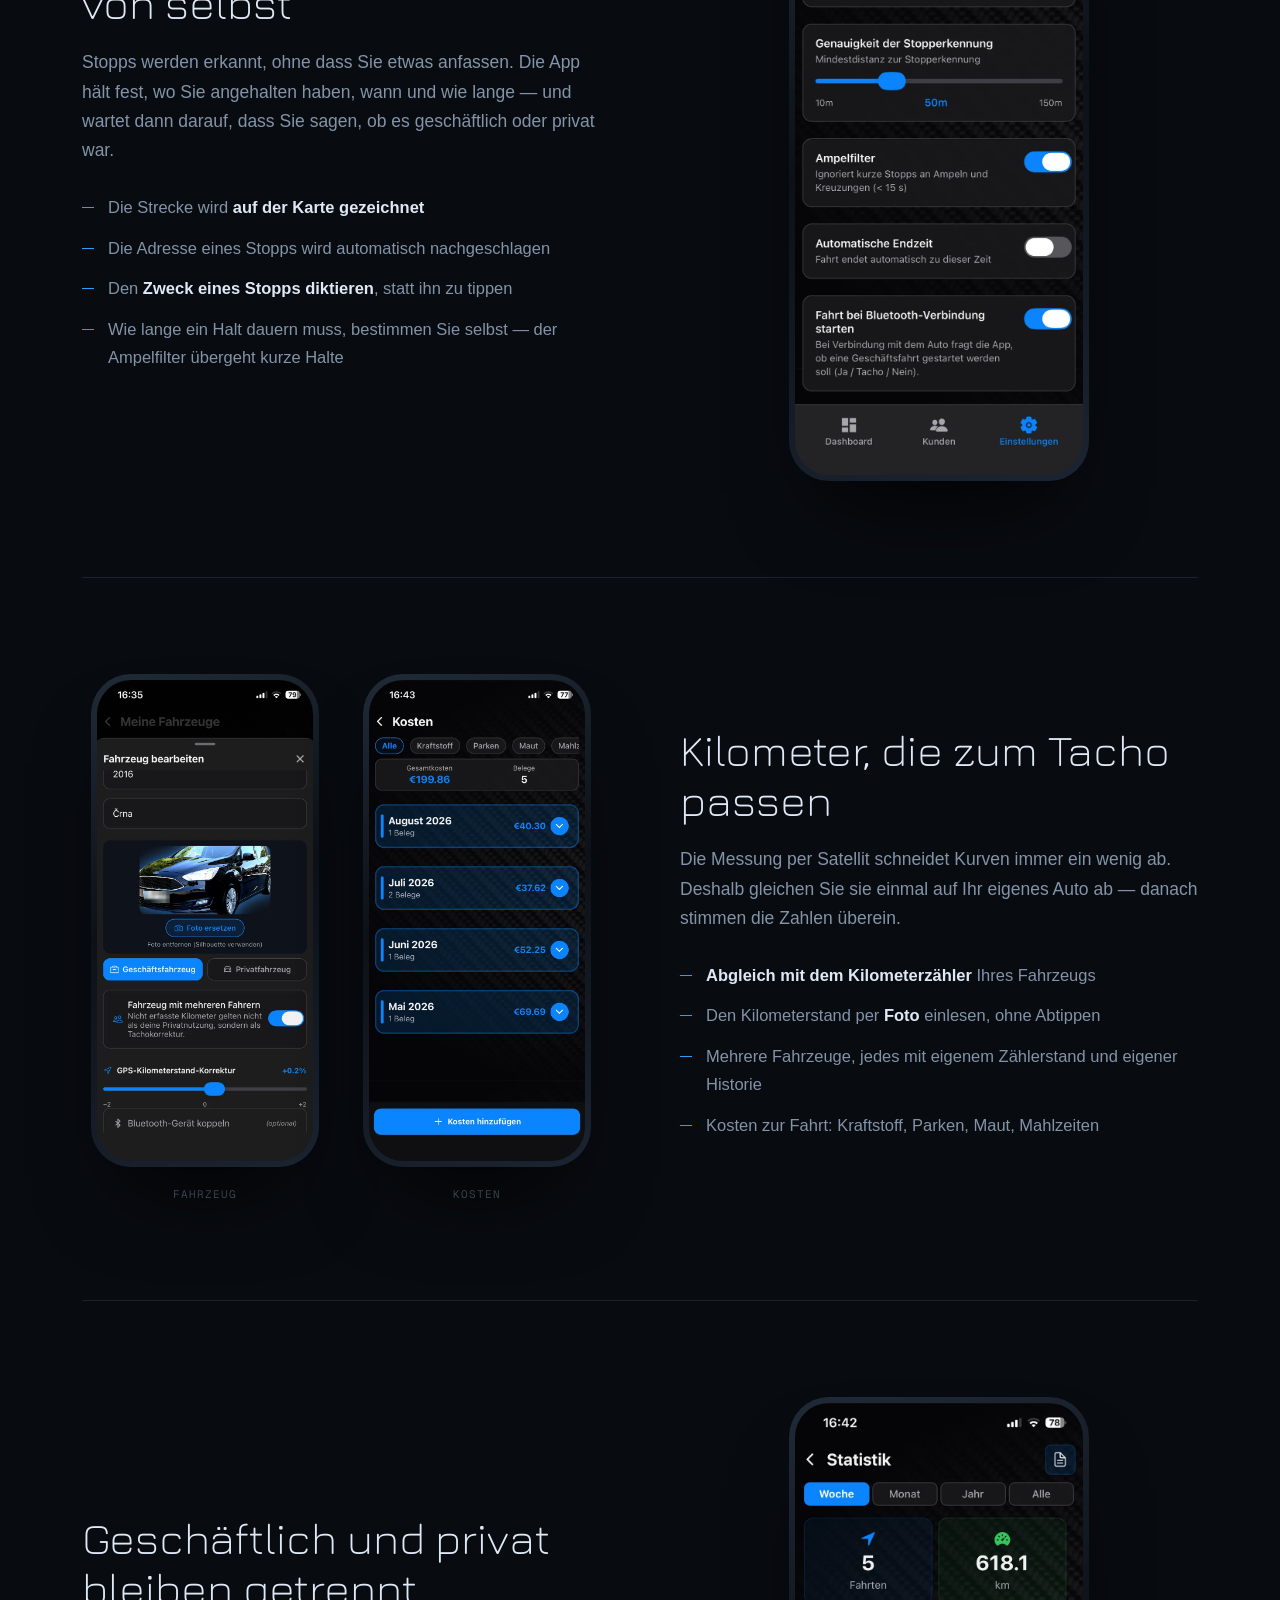
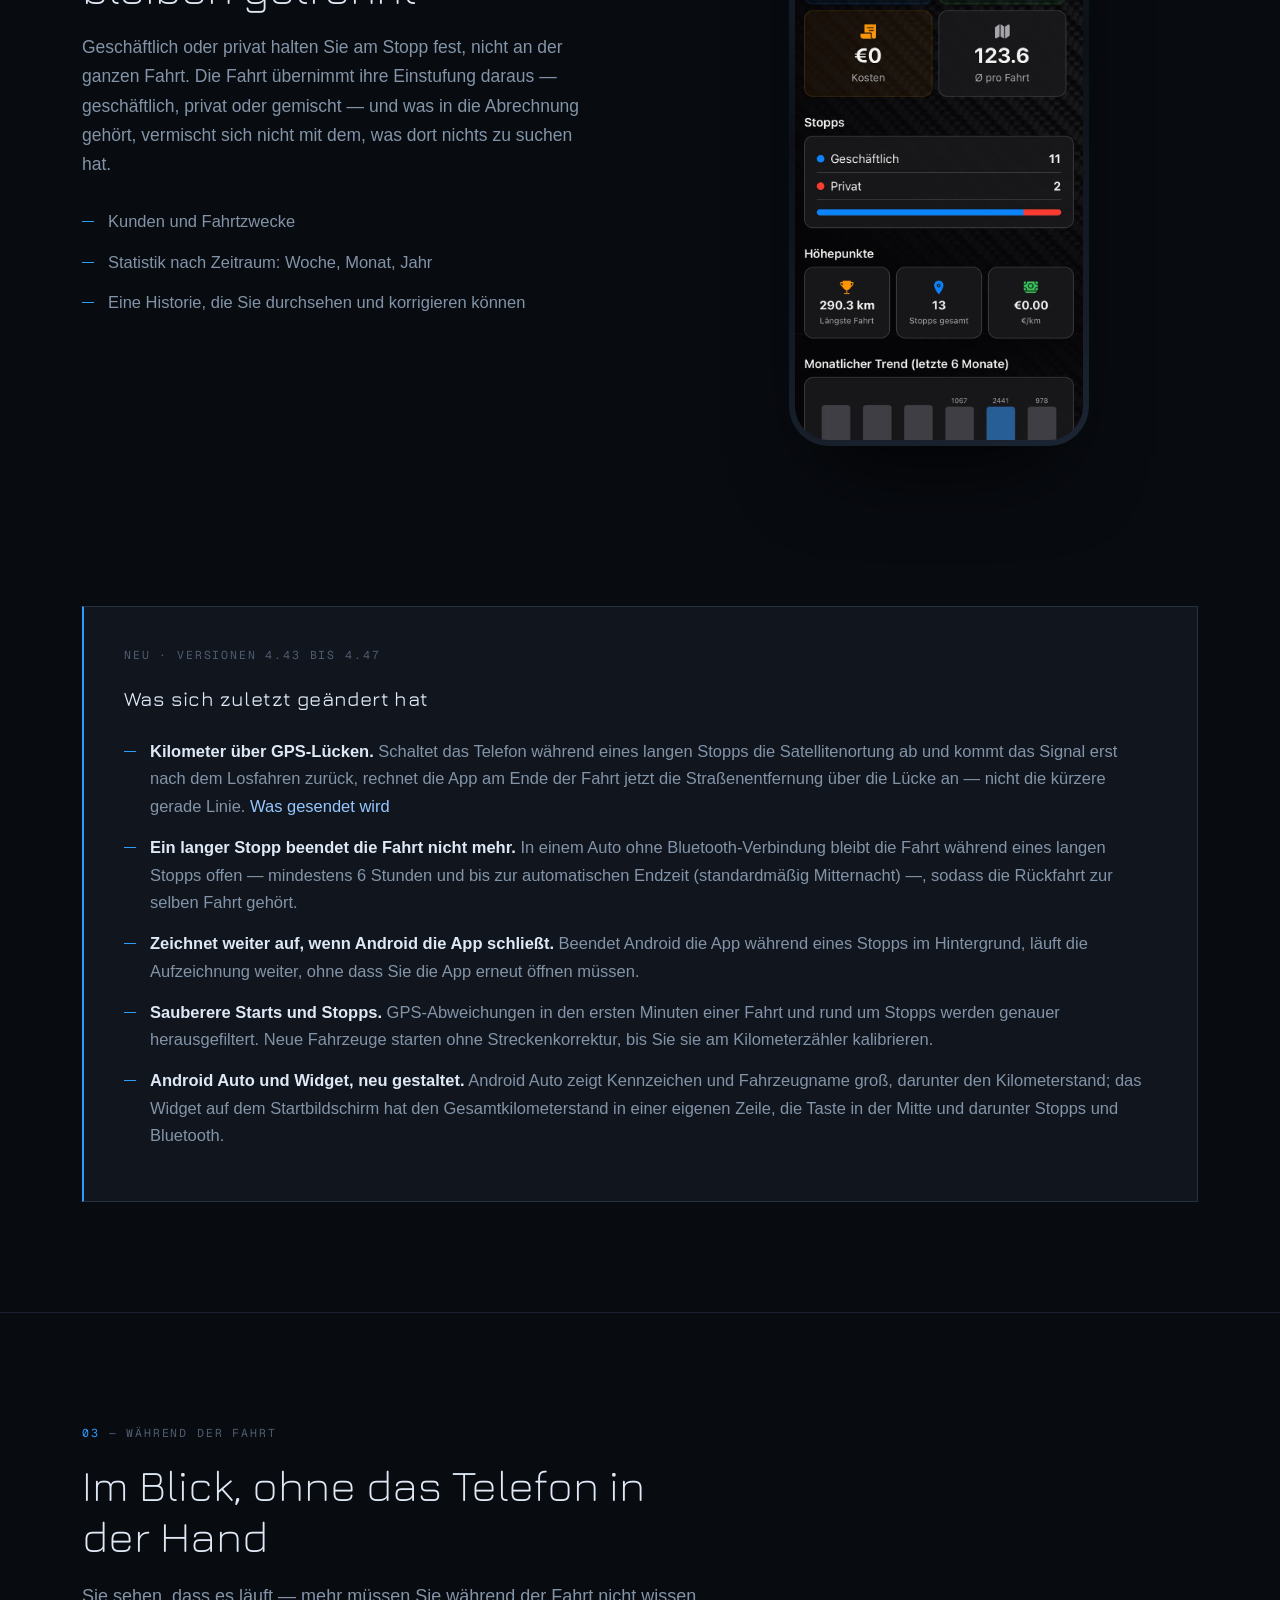
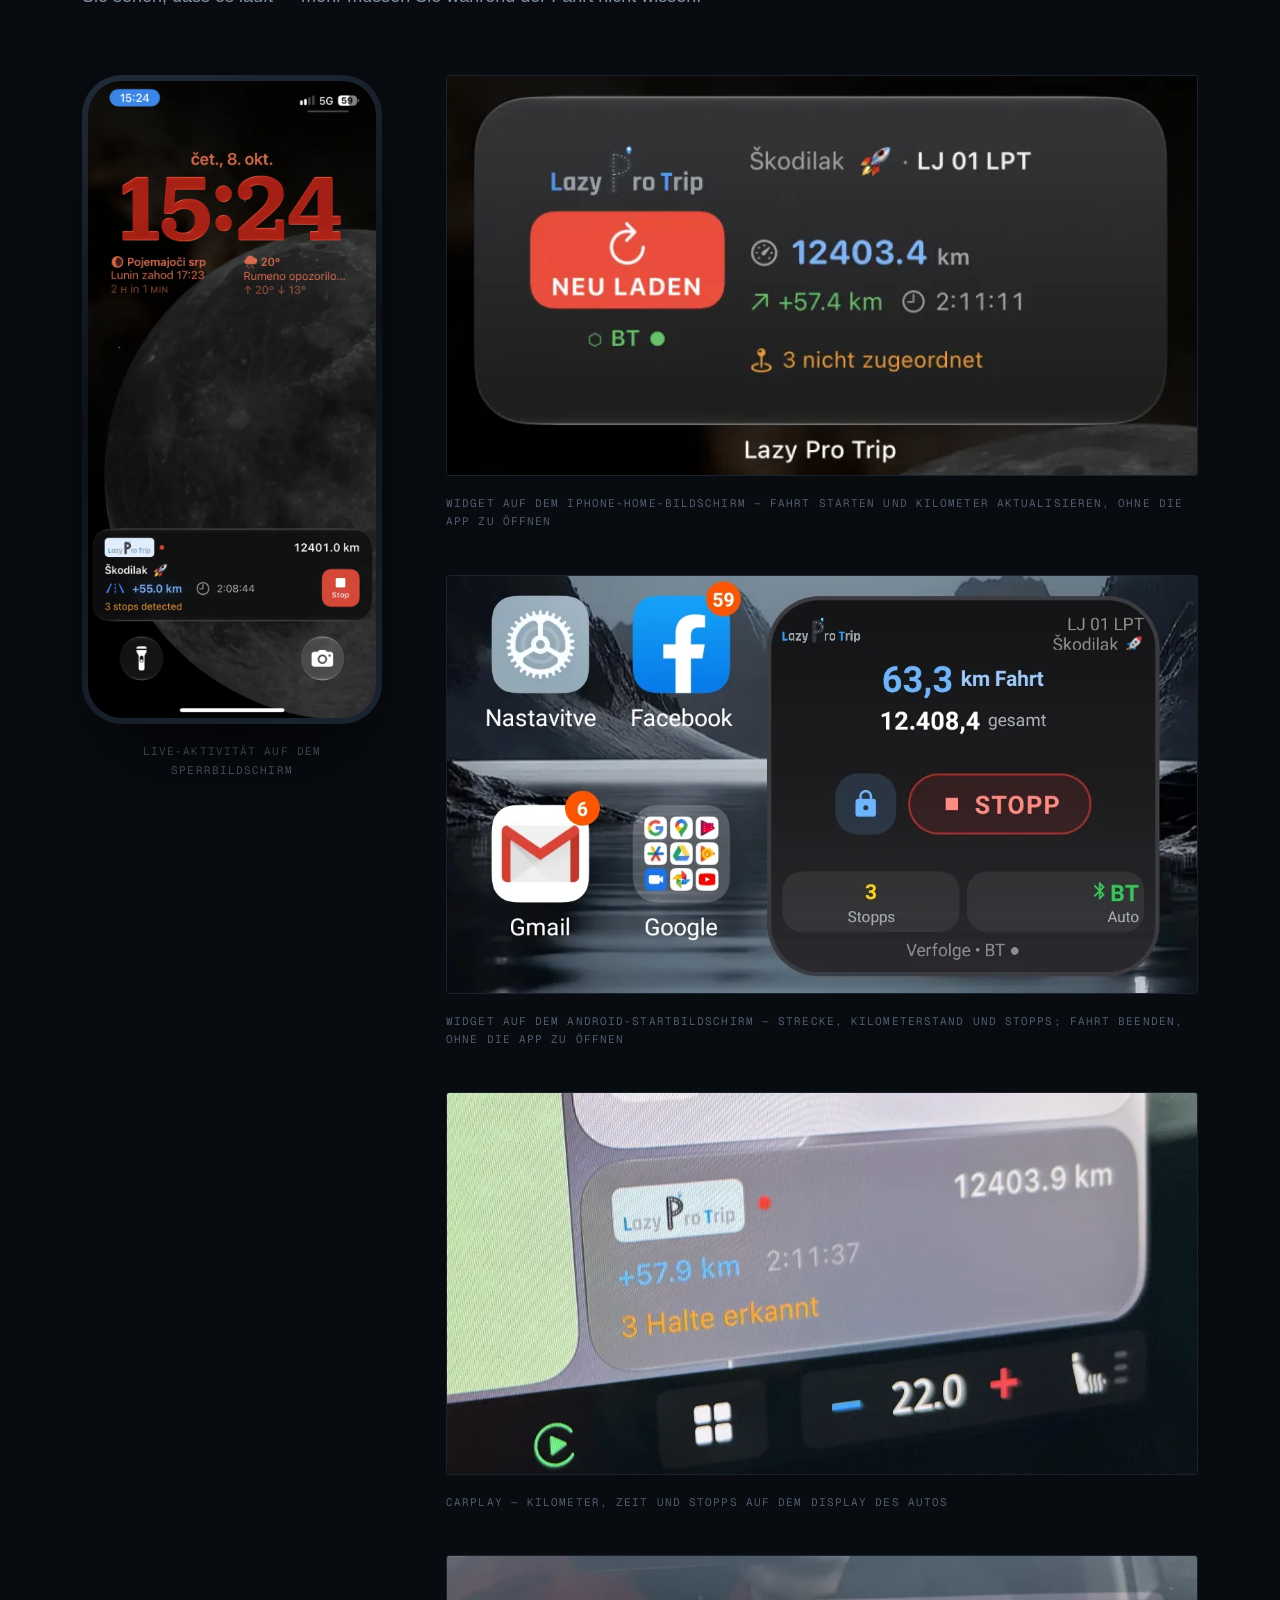
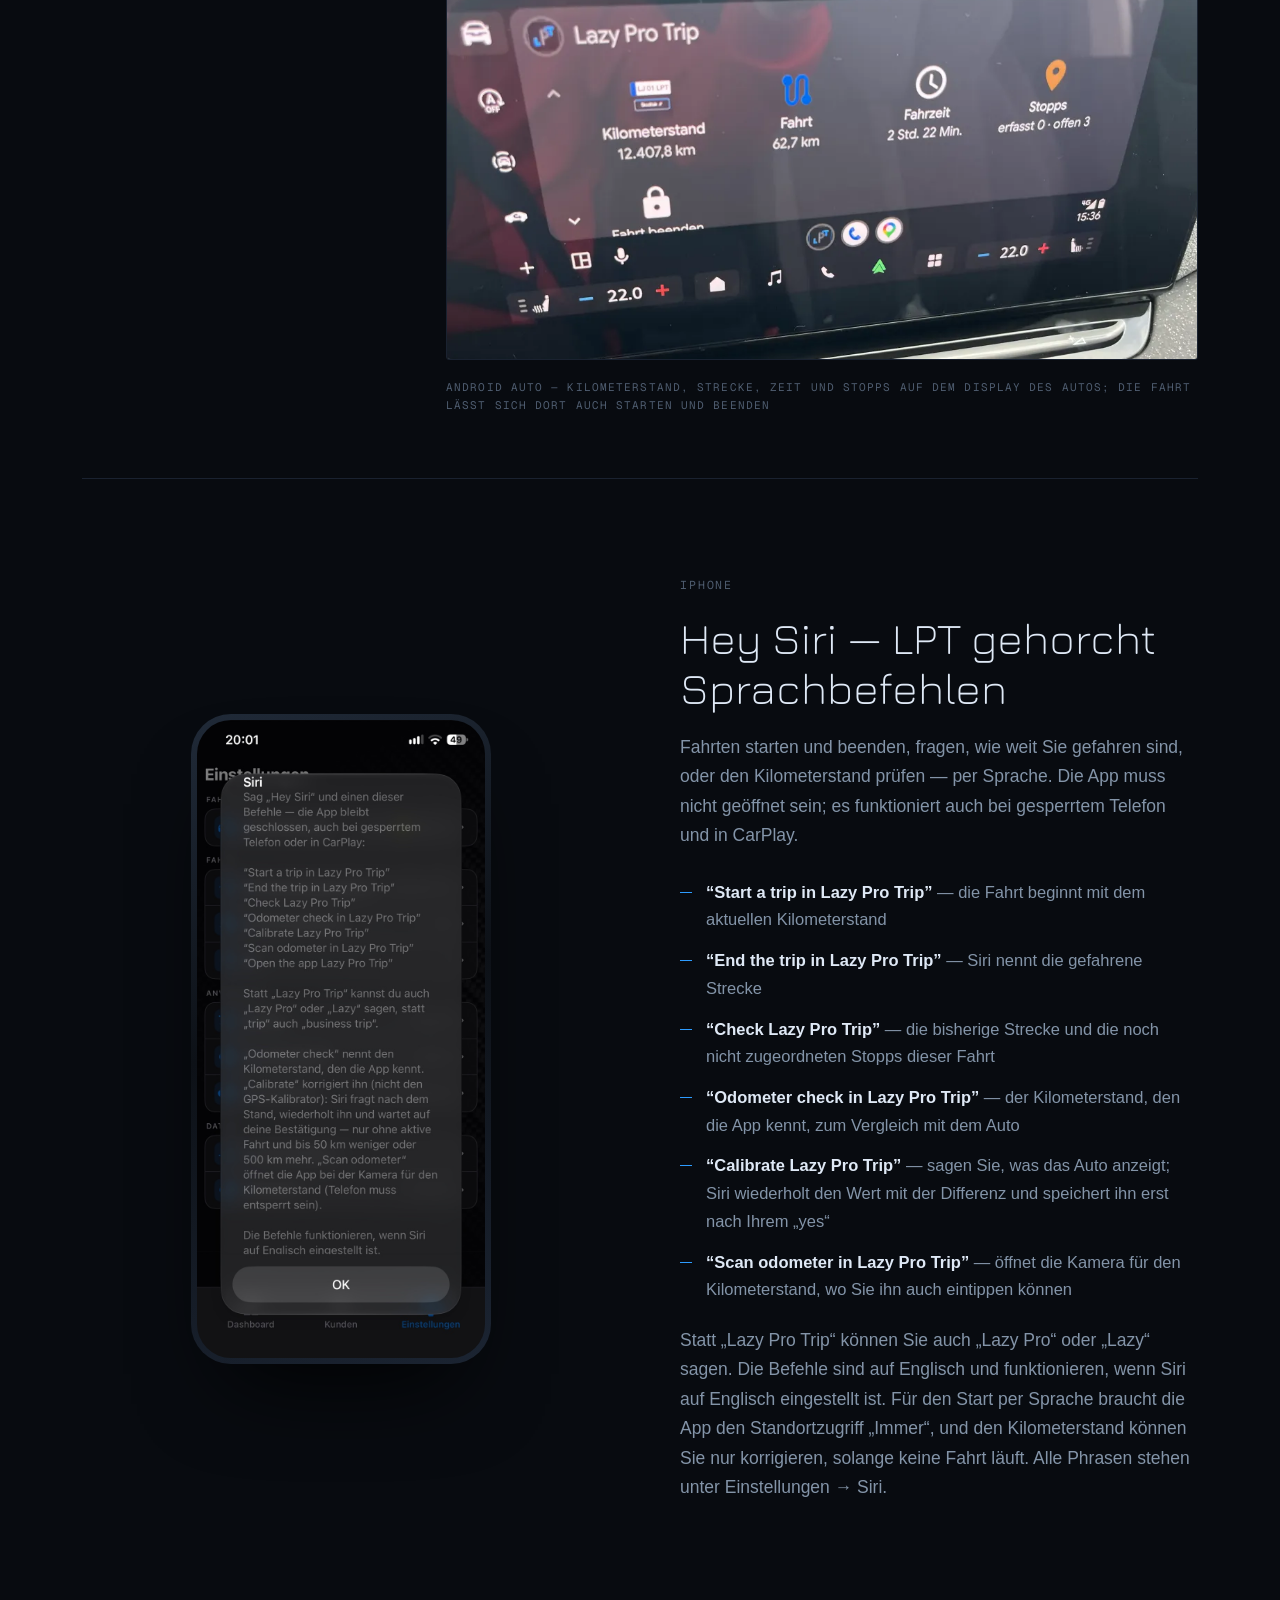
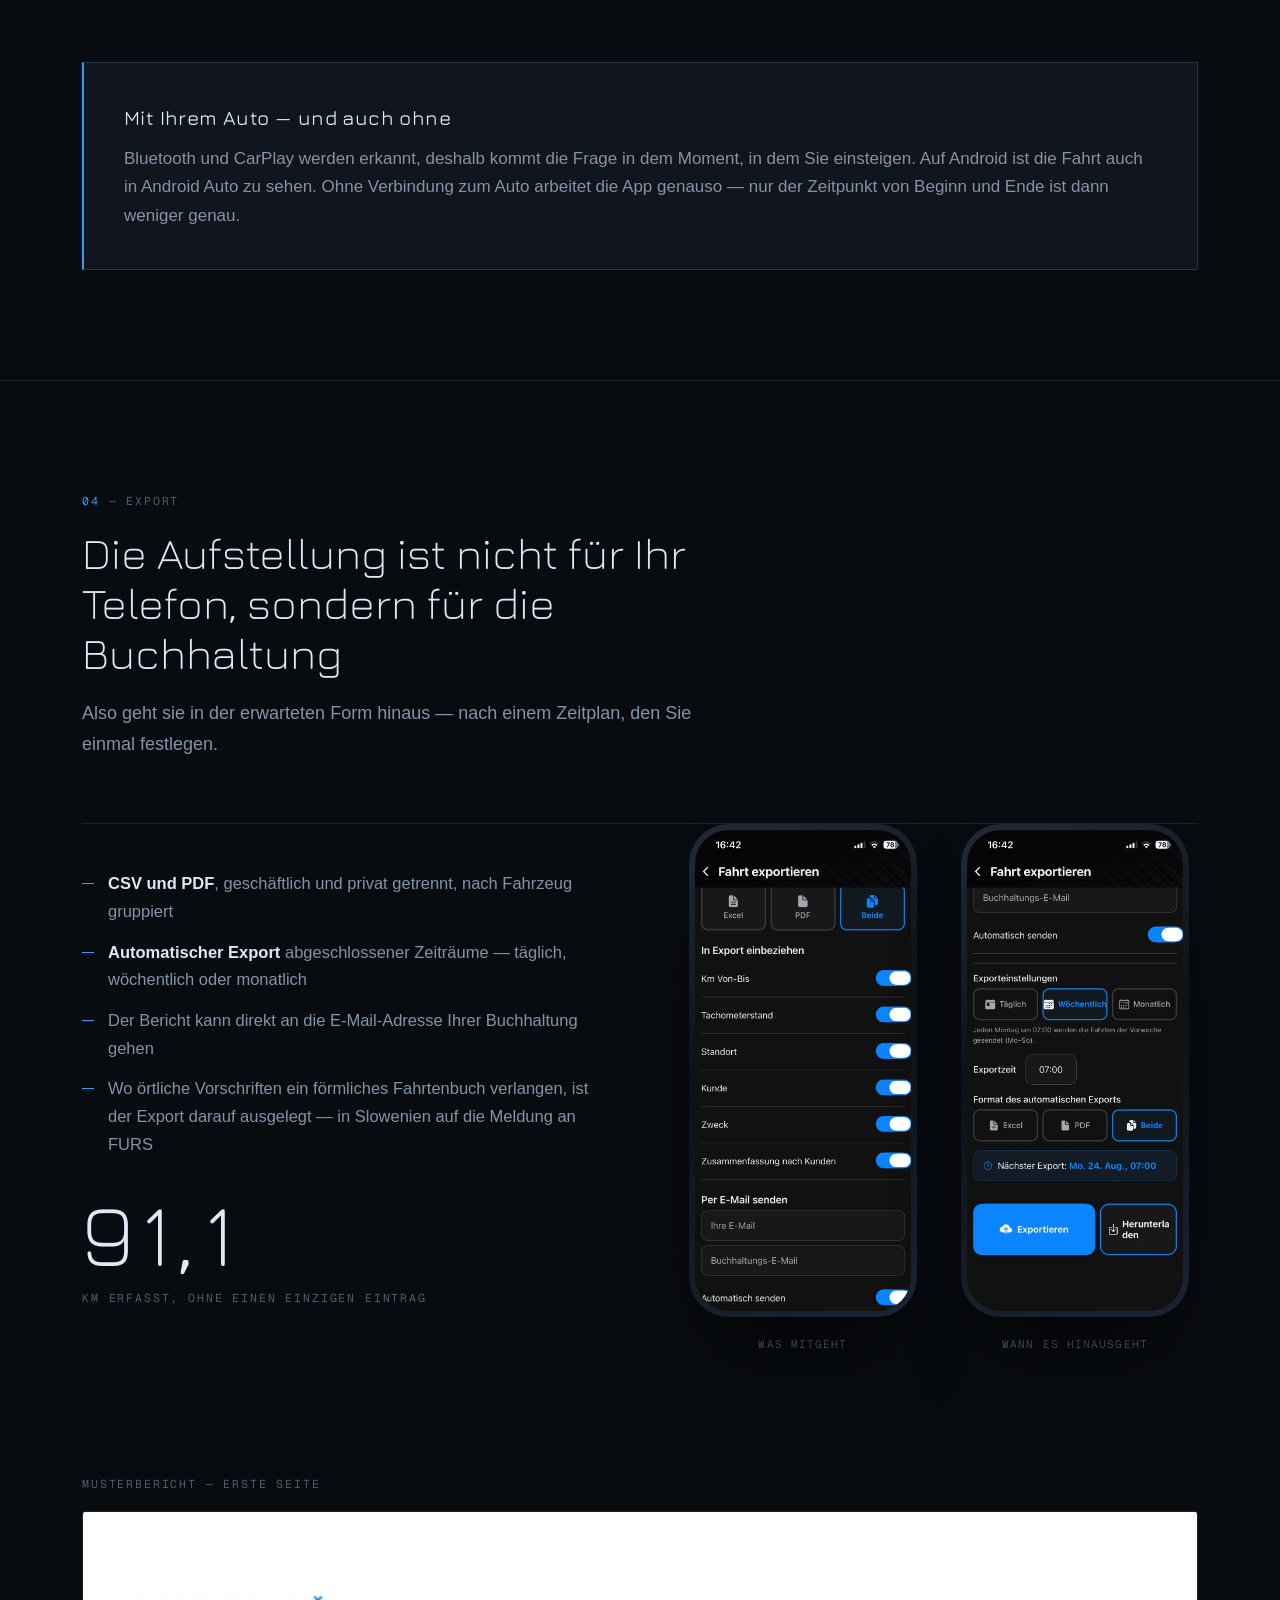
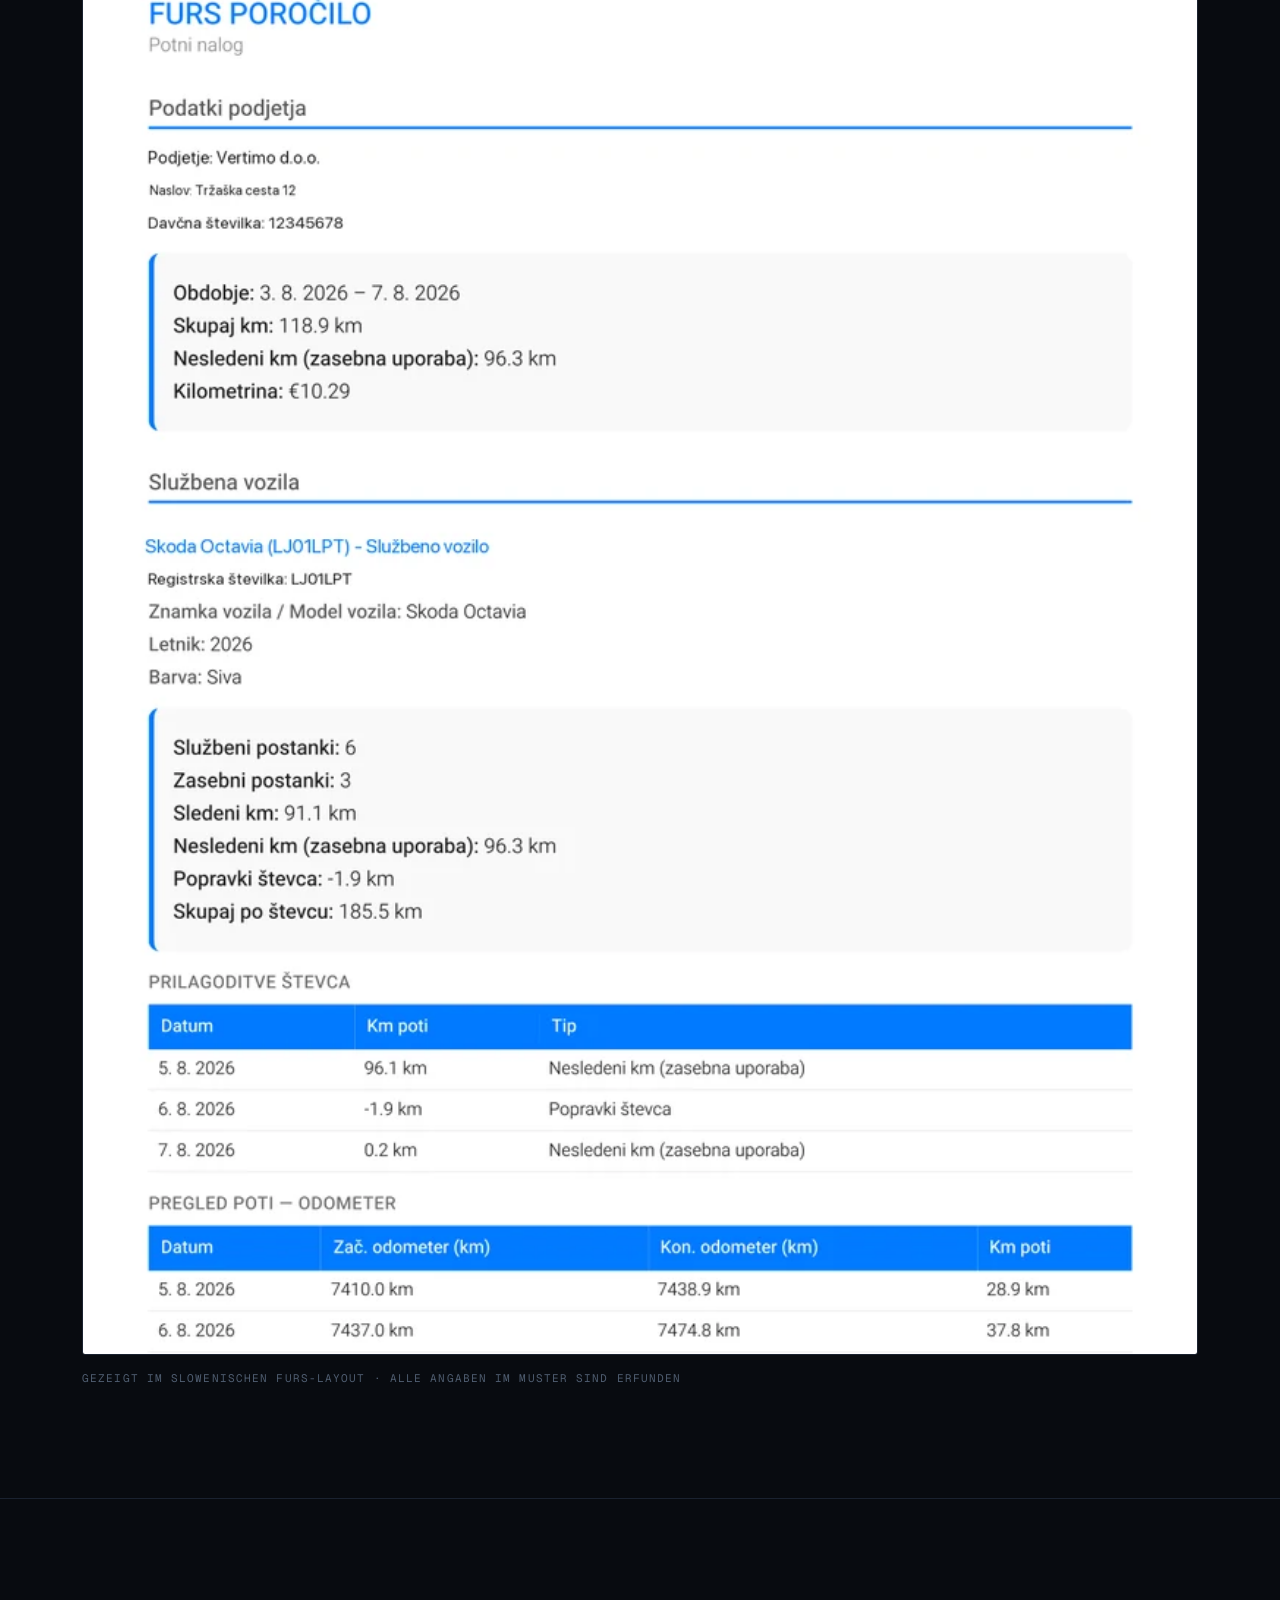
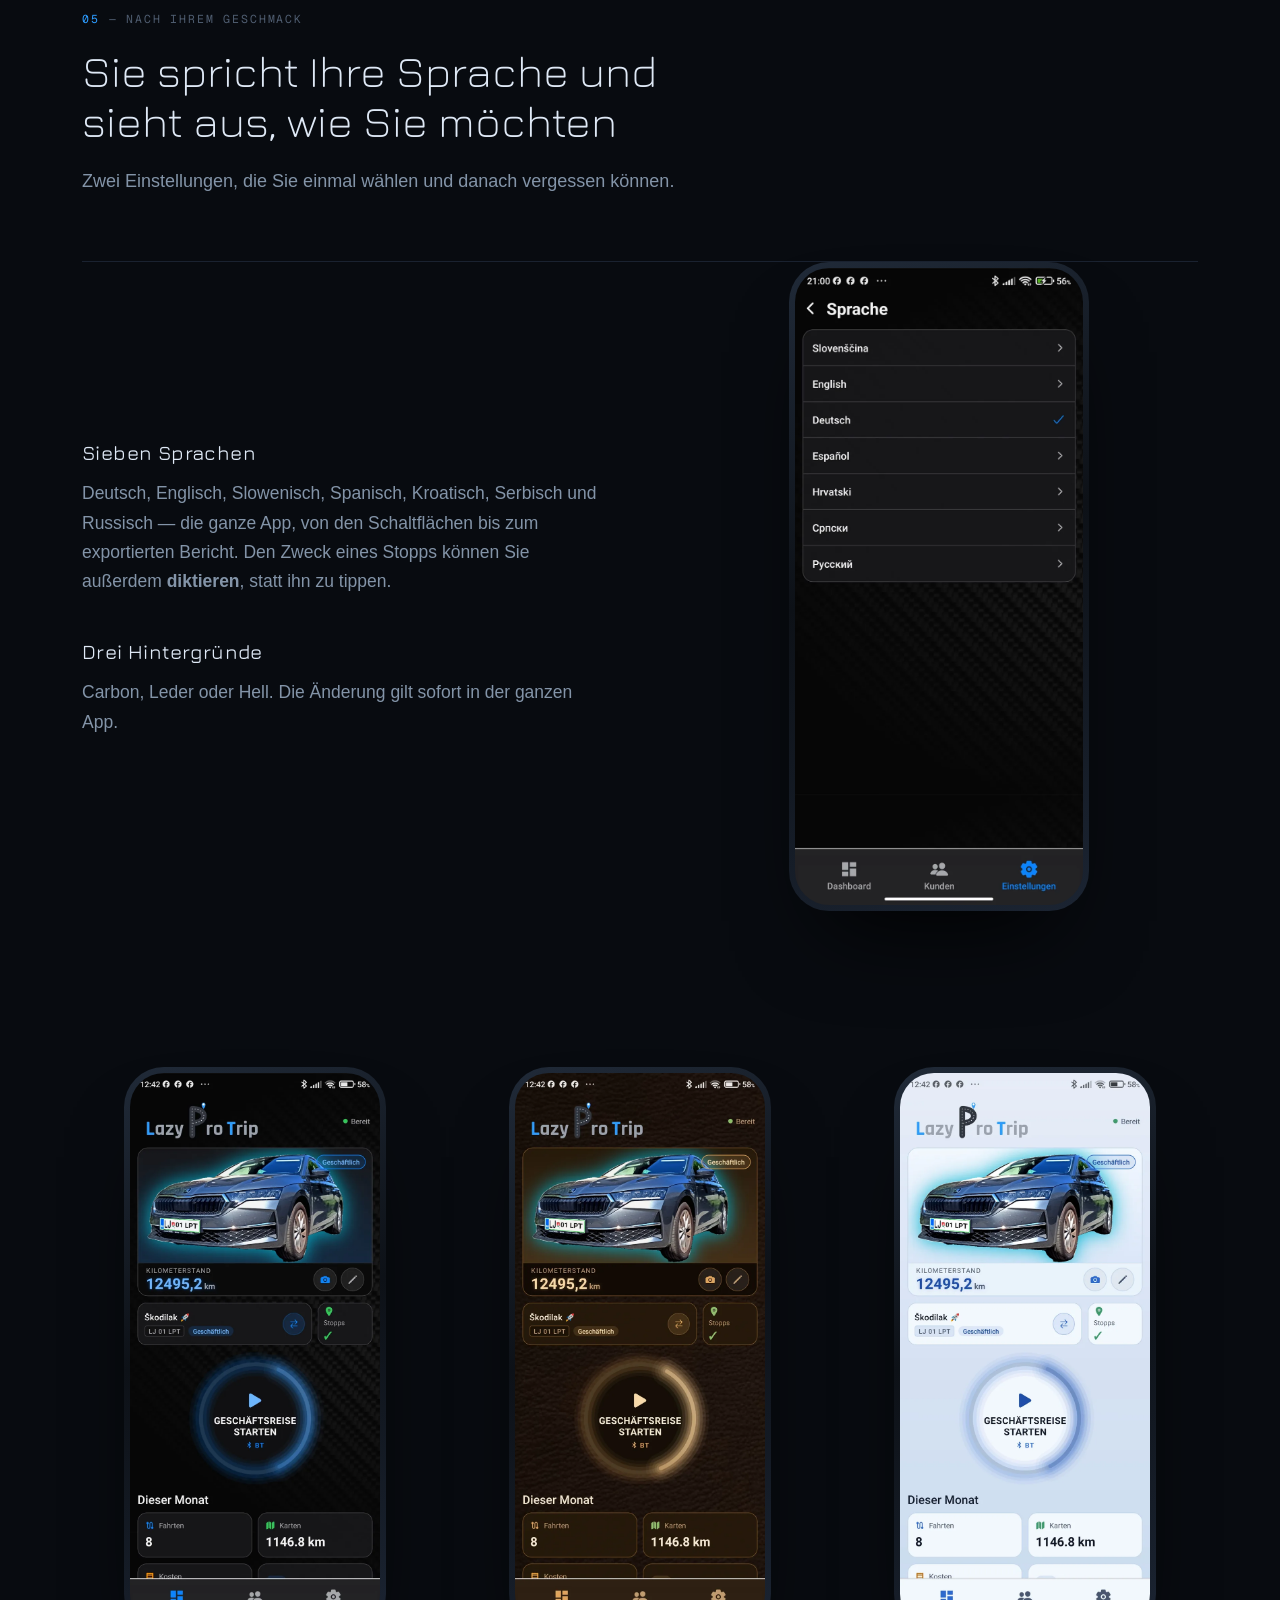
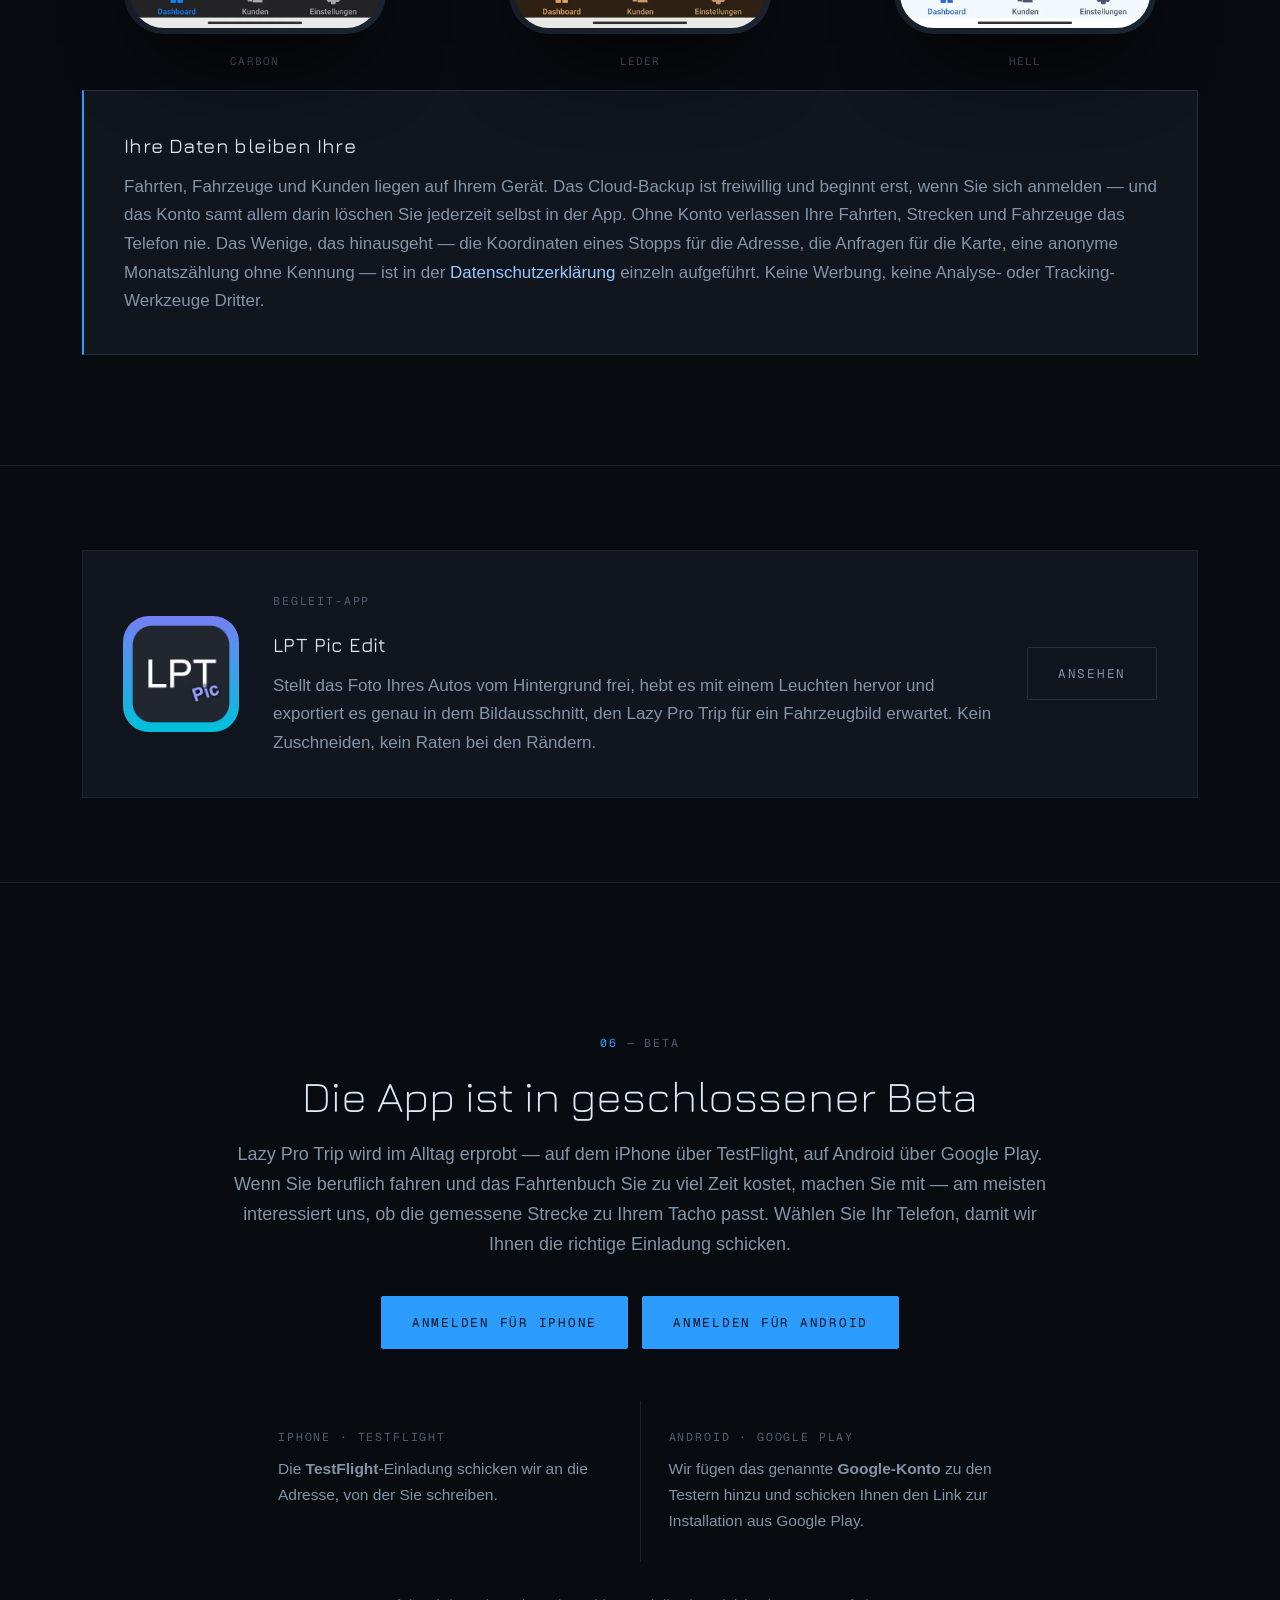
<file: de/index.html>
<!DOCTYPE html>
<html lang="de">
<head>
<meta charset="utf-8">
<meta name="viewport" content="width=device-width, initial-scale=1">
<title>Lazy Pro Trip — das Fahrtenbuch schreibt sich während der Fahrt</title>
<meta name="description" content="Sie bestätigen den Start, die App hält den Rest fest: Kilometer, Strecke auf der Karte, Stopps und Zweck werden während der Fahrt aufgezeichnet — die Aufstellung steht schon, wenn abgerechnet wird.">
<link rel="canonical" href="https://mklpro21.com/de/">
<link rel="alternate" hreflang="sl" href="https://mklpro21.com/sl/">
<link rel="alternate" hreflang="en" href="https://mklpro21.com/">
<link rel="alternate" hreflang="de" href="https://mklpro21.com/de/">
<link rel="alternate" hreflang="x-default" href="https://mklpro21.com/">
<link rel="icon" href="/assets/img/favicon-48.png" sizes="48x48">
<link rel="apple-touch-icon" href="/assets/img/icon-lpt-192.png">
<meta property="og:type" content="website">
<meta property="og:site_name" content="Lazy Pro Trip">
<meta property="og:locale" content="de_DE">
<meta property="og:title" content="Lazy Pro Trip — das Fahrtenbuch schreibt sich während der Fahrt">
<meta property="og:description" content="Sie bestätigen den Start, die App hält den Rest fest: Kilometer, Strecke, Stopps und Zweck.">
<meta property="og:url" content="https://mklpro21.com/de/">
<meta property="og:image" content="https://mklpro21.com/assets/img/og-lpt.png">
<meta name="twitter:card" content="summary_large_image">
<meta name="theme-color" content="#080b10">
<link rel="stylesheet" href="/assets/css/site.css">
</head>
<body>

<header class="nav">
  <div class="wrap nav-inner">
    <a class="nav-logo" href="/de/"><img src="/assets/img/logo.png" alt="Lazy Pro Trip" width="1120" height="295"></a>
    <nav class="nav-links">
      <a class="hide-sm" href="#ablauf">Ablauf</a>
      <a class="hide-sm" href="#funktionen">Funktionen</a>
      <a class="hide-sm" href="/de/pic-edit/">Pic Edit</a>
      <a class="hide-sm" href="/podpora/#de">Support</a>
      <span class="lang"><a href="/">EN</a>/<a href="/sl/">SL</a>/<a class="on" href="/de/">DE</a></span>
      <a class="btn btn-sm" href="#beta">Beta</a>
    </nav>
  </div>
</header>

<!-- ══════════════════════════════════════════════════════ HERO ══ -->
<section class="hero">
  <svg class="hero-trace" viewBox="0 0 1000 1400" fill="none" aria-hidden="true" focusable="false">
    <defs>
      <linearGradient id="tg" x1="0" y1="0" x2="0" y2="1">
        <stop offset="0%" stop-color="#2d9cff" stop-opacity="0"/>
        <stop offset="26%" stop-color="#2d9cff" stop-opacity=".85"/>
        <stop offset="74%" stop-color="#2d9cff" stop-opacity=".55"/>
        <stop offset="100%" stop-color="#2d9cff" stop-opacity="0"/>
      </linearGradient>
      <filter id="tb" x="-30%" y="-10%" width="160%" height="120%">
        <feGaussianBlur stdDeviation="16"/>
      </filter>
      <path id="trace" d="M837.8 30 L865.8 42.2 L889.6 54.4 L908.6 66.5 L921.8 78.7 L928.9 90.9 L930 97 L927.4 109.2 L918.7 121.4 L904.2 133.5 L884.7 145.7 L861.2 157.9 L834.9 170.1 L807.2 182.3 L779.4 194.5 L752.9 206.6 L729.1 218.8 L709 231 L693.5 243.2 L683.4 255.4 L679.1 267.5 L680.6 279.7 L687.7 291.9 L699.9 304.1 L716.5 316.3 L736.4 328.5 L758.6 340.6 L782 352.8 L805.3 365 L827.4 377.2 L847.4 389.4 L864.4 401.5 L878 413.7 L887.7 425.9 L893.4 438.1 L895.4 450.3 L894.1 462.5 L890 474.6 L883.7 486.8 L876.2 499 L868.2 511.2 L860.4 523.4 L853.4 535.5 L847.7 547.7 L843.6 559.9 L841.1 572.1 L840 584.3 L839.9 596.5 L840 608.6 L839.7 620.8 L837.9 633 L833.7 645.2 L826.1 657.4 L814.2 669.5 L797.2 681.7 L774.5 693.9 L745.8 706.1 L711.1 718.3 L670.6 730.5 L624.8 742.6 L574.6 754.8 L521 767 L465.3 779.2 L408.8 791.4 L353 803.5 L299.5 815.7 L249.4 827.9 L204.2 840.1 L164.7 852.3 L131.8 864.5 L105.9 876.6 L87.1 888.8 L75.4 901 L70.3 913.2 L71.1 925.4 L76.9 937.5 L86.8 949.7 L99.6 961.9 L114.2 974.1 L129.6 986.3 L144.8 998.5 L159 1010.6 L171.8 1022.8 L182.8 1035 L192 1047.2 L199.5 1059.4 L205.8 1071.5 L211.3 1083.7 L216.9 1095.9 L223.1 1108.1 L230.9 1120.3 L240.8 1132.5 L253.4 1144.6 L269.2 1156.8 L288.3 1169 L310.7 1181.2 L336 1193.4 L363.8 1205.5 L393.4 1217.7 L423.6 1229.9 L453.7 1242.1 L482.4 1254.3 L508.6 1266.5 L531.3 1278.6 L549.7 1290.8 L563.1 1303 L570.9 1315.2 L573.1 1327.4 L569.8 1339.5 L561.4 1351.7 L548.6 1363.9 L540.8 1370"/>
    </defs>
    <use href="#trace" stroke="url(#tg)" stroke-width="26" filter="url(#tb)" opacity=".5"/>
    <use href="#trace" stroke="url(#tg)" stroke-width="3.4"/>
    <use href="#trace" stroke="#e8f1ff" stroke-width="1.4" stroke-dasharray="16 20" opacity=".55"/>
    <g fill="none" stroke="#2d9cff" stroke-opacity=".5">
      <circle cx="930" cy="97" r="13"/><circle cx="895.4" cy="450.3" r="13"/>
      <circle cx="840" cy="608.6" r="13"/><circle cx="70.3" cy="913.2" r="13"/>
      <circle cx="573.1" cy="1327.4" r="13"/>
    </g>
  </svg>

  <div class="wrap hero-grid">
    <div>
      <span class="tag"><span class="n">●</span> iPhone &amp; Android · geschlossene Beta</span>
      <h1>Kilometer, die sich <em>während der Fahrt</em> schreiben.</h1>
      <p class="lede">
        Sie entscheiden, wann eine Fahrt beginnt und wann sie endet. Alles
        dazwischen hält die App für Sie fest: die Strecke, den Verlauf auf der
        Karte, die Stopps und wie lange jeder gedauert hat. Wenn abgerechnet
        wird, ist die Aufstellung längst geschrieben.
      </p>
      <div class="actions">
        <a class="btn btn-solid" href="#beta">An der Beta teilnehmen</a>
        <a class="btn btn-quiet" href="#ablauf">So läuft es ab</a>
      </div>
      <p class="hero-note">Kein Konto · Ihre Daten bleiben auf dem Gerät</p>
    </div>

    <div>
      <div class="device device-lg">
        <div class="device-screen">
          <img src="/assets/img/shots/79-de-aktivna-pot.webp" alt="Dashboard von Lazy Pro Trip während einer laufenden Fahrt, mit Kilometern, verstrichener Zeit und der Schaltfläche Fahrt beenden" width="760" height="1647" loading="eager">
        </div>
      </div>
    </div>
  </div>
</section>

<!-- ══════════════════════════════════════════════════════ ABLAUF ══ -->
<section class="section" id="ablauf">
  <div class="wrap">
    <div class="rule-ticks" aria-hidden="true">
      <i></i><i></i><i></i><i></i><i></i><i></i><i></i><i class="on"></i><i></i><i></i>
      <i></i><i></i><i></i><i></i><i></i><i></i><i></i><i></i><i></i><i></i>
      <i></i><i></i><i class="on"></i><i></i><i></i><i></i><i></i><i></i><i></i><i></i>
      <i></i><i></i><i></i><i></i><i></i><i></i><i></i><i></i><i></i><i></i>
    </div>
    <div class="section-head">
      <span class="tag"><span class="n">01</span> — der Ablauf einer Fahrt</span>
      <h2>Drei Schritte, zwei davon Ihre</h2>
      <p>Die App entscheidet nicht für Sie. Sie entscheidet nur, wann etwas notiert wird.</p>
    </div>

    <div class="steps">
      <div class="step">
        <div class="num">1</div>
        <h3>Sie steigen ein</h3>
        <p>
          Sobald sich das Telefon über Bluetooth oder CarPlay mit dem Auto
          verbindet, fragt die App, ob eine Fahrt beginnt. Ein Tippen genügt —
          oder ein Foto des Kilometerzählers, wenn es genau sein soll.
        </p>
      </div>
      <div class="step">
        <div class="num">2</div>
        <h3>Sie fahren</h3>
        <p>
          Ab hier wird nichts mehr von Ihnen verlangt. Strecke, Kilometer und
          Stopps werden im Hintergrund aufgezeichnet, auch bei ausgeschaltetem
          Display und mit dem Telefon in der Tasche.
        </p>
      </div>
      <div class="step">
        <div class="num">3</div>
        <h3>Sie beenden die Fahrt</h3>
        <p>
          Geschäftlich oder privat, dazu Kunde und Zweck — oder Sie überlassen
          das dem automatischen Export am Ende des Zeitraums.
        </p>
      </div>
    </div>

    <div class="trio" style="margin-top:72px">
      <div>
        <div class="device">
          <div class="device-screen">
            <img src="/assets/img/shots/86-zacetek-poti-de.webp" alt="Abfrage »My Skoda 8924 erkannt. Geschäftsfahrt starten?« mit Ja und Nein, Kilometerstand und der Schaltfläche Kilometerzähler fotografieren" width="760" height="1647" loading="lazy">
          </div>
        </div>
        <p class="caption">Die Frage, sobald sich das Auto verbindet</p>
      </div>
      <div>
        <div class="device">
          <div class="device-screen">
            <img src="/assets/img/shots/80-zemljevid-de.webp" alt="Karte mit einer Geschäftsroute von Koper über Ljubljana nach Celje und markierten Stopps" width="760" height="1647" loading="lazy">
          </div>
        </div>
        <p class="caption">Die Strecke, gezeichnet während der Fahrt</p>
      </div>
      <div>
        <div class="device">
          <div class="device-screen">
            <img src="/assets/img/shots/33-de-poti-meseci.webp" alt="Fahrten nach Monaten mit Gesamtkilometern und Anzahl der Stopps" width="760" height="1645" loading="lazy">
          </div>
        </div>
        <p class="caption">Die Fahrt, bereits geschrieben</p>
      </div>
    </div>
  </div>
</section>

<!-- ══════════════════════════════════════════════════════ FUNKTIONEN ══ -->
<section class="section" id="funktionen">
  <div class="wrap">
    <div class="section-head">
      <span class="tag"><span class="n">02</span> — was festgehalten wird</span>
      <h2>Die Angaben, die Sie sonst von Hand sammeln</h2>
    </div>

    <div class="feature">
      <div class="ftext">
        <h2>Jeder Stopp findet sich von selbst</h2>
        <p>
          Stopps werden erkannt, ohne dass Sie etwas anfassen. Die App hält fest,
          wo Sie angehalten haben, wann und wie lange — und wartet dann darauf,
          dass Sie sagen, ob es geschäftlich oder privat war.
        </p>
        <ul class="ticks">
          <li>Die Strecke wird <strong>auf der Karte gezeichnet</strong></li>
          <li>Die Adresse eines Stopps wird automatisch nachgeschlagen</li>
          <li>Den <strong>Zweck eines Stopps diktieren</strong>, statt ihn zu tippen</li>
          <li>Wie lange ein Halt dauern muss, bestimmen Sie selbst — der Ampelfilter übergeht kurze Halte</li>
        </ul>
      </div>
      <div class="device">
        <div class="device-screen">
          <img src="/assets/img/shots/34-de-zaznava-postankov.webp" alt="Einstellungen der Fahrterkennung mit Stoppdauer, Mindestdistanz und Ampelfilter" width="760" height="1645" loading="lazy">
        </div>
      </div>
    </div>

    <div class="feature rev">
      <div class="ftext">
        <h2>Kilometer, die zum Tacho passen</h2>
        <p>
          Die Messung per Satellit schneidet Kurven immer ein wenig ab. Deshalb
          gleichen Sie sie einmal auf Ihr eigenes Auto ab — danach stimmen die
          Zahlen überein.
        </p>
        <ul class="ticks">
          <li><strong>Abgleich mit dem Kilometerzähler</strong> Ihres Fahrzeugs</li>
          <li>Den Kilometerstand per <strong>Foto</strong> einlesen, ohne Abtippen</li>
          <li>Mehrere Fahrzeuge, jedes mit eigenem Zählerstand und eigener Historie</li>
          <li>Kosten zur Fahrt: Kraftstoff, Parken, Maut, Mahlzeiten</li>
        </ul>
      </div>
      <div class="two-up">
        <div>
          <div class="device">
            <div class="device-screen">
              <img src="/assets/img/shots/35-de-vozilo.webp" alt="Fahrzeug bearbeiten mit Foto, Fahrzeugart und der GPS-Kilometerstand-Korrektur" width="760" height="1645" loading="lazy">
            </div>
          </div>
          <p class="caption">Fahrzeug</p>
        </div>
        <div>
          <div class="device">
            <div class="device-screen">
              <img src="/assets/img/shots/39-de-stroski.webp" alt="Kostenübersicht mit Gesamtsumme, Belegen und Aufteilung nach Monaten" width="760" height="1645" loading="lazy">
            </div>
          </div>
          <p class="caption">Kosten</p>
        </div>
      </div>
    </div>

    <div class="feature">
      <div class="ftext">
        <h2>Geschäftlich und privat bleiben getrennt</h2>
        <p>
          Geschäftlich oder privat halten Sie am Stopp fest, nicht an der ganzen
          Fahrt. Die Fahrt übernimmt ihre Einstufung daraus — geschäftlich,
          privat oder gemischt — und was in die Abrechnung gehört, vermischt sich
          nicht mit dem, was dort nichts zu suchen hat.
        </p>
        <ul class="ticks">
          <li>Kunden und Fahrtzwecke</li>
          <li>Statistik nach Zeitraum: Woche, Monat, Jahr</li>
          <li>Eine Historie, die Sie durchsehen und korrigieren können</li>
        </ul>
      </div>
      <div class="device">
        <div class="device-screen">
          <img src="/assets/img/shots/36-de-statistika.webp" alt="Statistik mit Fahrten, Kilometern und der Aufteilung der Stopps in geschäftlich und privat" width="760" height="1645" loading="lazy">
        </div>
      </div>
    </div>
    <div class="note" style="margin-top:64px">
      <span class="tag">Neu · Versionen 4.43 bis 4.47</span>
      <h3>Was sich zuletzt geändert hat</h3>
      <ul class="ticks" style="margin-top:22px">
        <li><strong>Kilometer über GPS-Lücken.</strong> Schaltet das Telefon während eines langen Stopps die Satellitenortung ab und kommt das Signal erst nach dem Losfahren zurück, rechnet die App am Ende der Fahrt jetzt die Straßenentfernung über die Lücke an — nicht die kürzere gerade Linie. <a href="/zasebnost/#de">Was gesendet wird</a></li>
        <li><strong>Ein langer Stopp beendet die Fahrt nicht mehr.</strong> In einem Auto ohne Bluetooth-Verbindung bleibt die Fahrt während eines langen Stopps offen — mindestens 6 Stunden und bis zur automatischen Endzeit (standardmäßig Mitternacht) —, sodass die Rückfahrt zur selben Fahrt gehört.</li>
        <li><strong>Zeichnet weiter auf, wenn Android die App schließt.</strong> Beendet Android die App während eines Stopps im Hintergrund, läuft die Aufzeichnung weiter, ohne dass Sie die App erneut öffnen müssen.</li>
        <li><strong>Sauberere Starts und Stopps.</strong> GPS-Abweichungen in den ersten Minuten einer Fahrt und rund um Stopps werden genauer herausgefiltert. Neue Fahrzeuge starten ohne Streckenkorrektur, bis Sie sie am Kilometerzähler kalibrieren.</li>
        <li><strong>Android Auto und Widget, neu gestaltet.</strong> Android Auto zeigt Kennzeichen und Fahrzeugname groß, darunter den Kilometerstand; das Widget auf dem Startbildschirm hat den Gesamtkilometerstand in einer eigenen Zeile, die Taste in der Mitte und darunter Stopps und Bluetooth.</li>
      </ul>
    </div>
  </div>
</section>

<!-- ══════════════════════════════════════════════════════ WÄHREND DER FAHRT ══ -->
<section class="section">
  <div class="wrap">
    <div class="section-head">
      <span class="tag"><span class="n">03</span> — während der Fahrt</span>
      <h2>Im Blick, ohne das Telefon in der Hand</h2>
      <p>Sie sehen, dass es läuft — mehr müssen Sie während der Fahrt nicht wissen.</p>
    </div>

    <div class="split">
      <div>
        <div class="device">
          <div class="device-screen">
            <img src="/assets/img/shots/66-ziva-aktivnost-en.webp" alt="Live-Aktivität auf dem Sperrbildschirm mit Kilometern, verstrichener Zeit und erkannten Stopps" width="760" height="1645" loading="lazy">
          </div>
        </div>
        <p class="caption">Live-Aktivität auf dem Sperrbildschirm</p>
      </div>
      <div class="stack">
        <div>
          <div class="wide">
            <img src="/assets/img/shots/65-widget-ios-de.webp" alt="Lazy-Pro-Trip-Widget auf dem iPhone-Home-Bildschirm während einer Fahrt: Kilometerstand, Strecke, Zeit, nicht zugeordnete Stopps und die Taste NEU LADEN" width="720" height="383" loading="lazy">
          </div>
          <p class="caption caption-l">Widget auf dem iPhone-Home-Bildschirm — Fahrt starten und Kilometer aktualisieren, ohne die App zu öffnen</p>
        </div>
        <div>
          <div class="wide">
            <img src="/assets/img/shots/53-widget-android-de.webp" alt="Lazy-Pro-Trip-Widget auf einem Android-Startbildschirm während einer Fahrt: Strecke, Kilometerstand, Stopps und die Stopp-Taste" width="1080" height="600" loading="lazy">
          </div>
          <p class="caption caption-l">Widget auf dem Android-Startbildschirm — Strecke, Kilometerstand und Stopps; Fahrt beenden, ohne die App zu öffnen</p>
        </div>
        <div>
          <div class="wide">
            <img src="/assets/img/shots/70-carplay-de.webp" alt="Autodisplay mit CarPlay und der laufenden Fahrt in Lazy Pro Trip" width="1080" height="548" loading="lazy">
          </div>
          <p class="caption caption-l">CarPlay — Kilometer, Zeit und Stopps auf dem Display des Autos</p>
        </div>
        <div>
          <div class="wide">
            <img src="/assets/img/shots/73-android-auto-de.webp" alt="Autodisplay mit Android Auto und Lazy Pro Trip: Kilometerstand, Strecke, Fahrzeit, Stopps und die Taste Fahrt beenden" width="1080" height="579" loading="lazy">
          </div>
          <p class="caption caption-l">Android Auto — Kilometerstand, Strecke, Zeit und Stopps auf dem Display des Autos; die Fahrt lässt sich dort auch starten und beenden</p>
        </div>
      </div>
    </div>

    <div class="feature rev" id="siri" style="margin-top:64px">
      <div class="ftext">
        <span class="tag">iPhone</span>
        <h2>Hey Siri — LPT gehorcht Sprachbefehlen</h2>
        <p>
          Fahrten starten und beenden, fragen, wie weit Sie gefahren sind, oder den
          Kilometerstand prüfen — per Sprache. Die App muss nicht geöffnet sein; es
          funktioniert auch bei gesperrtem Telefon und in CarPlay.
        </p>
        <ul class="ticks">
          <li><strong>“Start a trip in Lazy Pro Trip”</strong> — die Fahrt beginnt mit dem aktuellen Kilometerstand</li>
          <li><strong>“End the trip in Lazy Pro Trip”</strong> — Siri nennt die gefahrene Strecke</li>
          <li><strong>“Check Lazy Pro Trip”</strong> — die bisherige Strecke und die noch nicht zugeordneten Stopps dieser Fahrt</li>
          <li><strong>“Odometer check in Lazy Pro Trip”</strong> — der Kilometerstand, den die App kennt, zum Vergleich mit dem Auto</li>
          <li><strong>“Calibrate Lazy Pro Trip”</strong> — sagen Sie, was das Auto anzeigt; Siri wiederholt den Wert mit der Differenz und speichert ihn erst nach Ihrem „yes“</li>
          <li><strong>“Scan odometer in Lazy Pro Trip”</strong> — öffnet die Kamera für den Kilometerstand, wo Sie ihn auch eintippen können</li>
        </ul>
        <p style="margin-top:22px">
          Statt „Lazy Pro Trip“ können Sie auch „Lazy Pro“ oder „Lazy“ sagen. Die Befehle
          sind auf Englisch und funktionieren, wenn Siri auf Englisch eingestellt ist. Für
          den Start per Sprache braucht die App den Standortzugriff „Immer“, und den
          Kilometerstand können Sie nur korrigieren, solange keine Fahrt läuft. Alle Phrasen
          stehen unter Einstellungen → Siri.
        </p>
      </div>
      <div class="device">
        <div class="device-screen">
          <img src="/assets/img/shots/40-siri-de.jpg" alt="Lazy-Pro-Trip-Einstellungen mit den Siri-Befehlen und deutscher Erklärung" width="760" height="1645" loading="lazy">
        </div>
      </div>
    </div>

    <div class="note" style="margin-top:64px">
      <h3>Mit Ihrem Auto — und auch ohne</h3>
      <p>
        Bluetooth und CarPlay werden erkannt, deshalb kommt die Frage in dem
        Moment, in dem Sie einsteigen. Auf Android ist die Fahrt auch in Android Auto zu sehen. Ohne Verbindung zum Auto arbeitet die App
        genauso — nur der Zeitpunkt von Beginn und Ende ist dann weniger genau.
      </p>
    </div>
  </div>
</section>

<!-- ══════════════════════════════════════════════════════ EXPORT ══ -->
<section class="section">
  <div class="wrap">
    <div class="section-head">
      <span class="tag"><span class="n">04</span> — Export</span>
      <h2>Die Aufstellung ist nicht für Ihr Telefon, sondern für die Buchhaltung</h2>
      <p>Also geht sie in der erwarteten Form hinaus — nach einem Zeitplan, den Sie einmal festlegen.</p>
    </div>

    <div class="feature" style="padding-top:0">
      <div class="ftext">
        <ul class="ticks" style="margin-top:0">
          <li><strong>CSV und PDF</strong>, geschäftlich und privat getrennt, nach Fahrzeug gruppiert</li>
          <li><strong>Automatischer Export</strong> abgeschlossener Zeiträume — täglich, wöchentlich oder monatlich</li>
          <li>Der Bericht kann direkt an die E-Mail-Adresse Ihrer Buchhaltung gehen</li>
          <li>Wo örtliche Vorschriften ein förmliches Fahrtenbuch verlangen, ist der
              Export darauf ausgelegt — in Slowenien auf die Meldung an FURS</li>
        </ul>
        <p style="margin-top:30px">
          <span class="odo">91,1</span>
          <span class="tag" style="margin:10px 0 0">km erfasst, ohne einen einzigen Eintrag</span>
        </p>
      </div>
      <div class="two-up">
        <div>
          <div class="device">
            <div class="device-screen">
              <img src="/assets/img/shots/37-de-izvoz.webp" alt="Export einer Fahrt: Excel, PDF oder beides, mit auswählbaren Angaben" width="760" height="1645" loading="lazy">
            </div>
          </div>
          <p class="caption">Was mitgeht</p>
        </div>
        <div>
          <div class="device">
            <div class="device-screen">
              <img src="/assets/img/shots/38-de-samodejni-izvoz.webp" alt="Automatischer Export mit Zeitplan, Uhrzeit und dem Datum des nächsten Versands" width="760" height="1645" loading="lazy">
            </div>
          </div>
          <p class="caption">Wann es hinausgeht</p>
        </div>
      </div>
    </div>

    <div style="margin-top:24px">
      <span class="tag">Musterbericht — erste Seite</span>
      <div class="wide">
        <img src="/assets/img/shots/28-vzorec-porocila.webp" alt="Erste Seite eines exportierten Berichts mit Firmenangaben, Fahrzeug und Fahrtenübersicht" width="760" height="984" loading="lazy">
      </div>
      <p class="caption caption-l" style="margin-top:14px">
        Gezeigt im slowenischen FURS-Layout · alle Angaben im Muster sind erfunden
      </p>
    </div>
  </div>
</section>

<!-- ══════════════════════════════════════════════════════ NACH IHREM GESCHMACK ══ -->
<section class="section">
  <div class="wrap">
    <div class="section-head">
      <span class="tag"><span class="n">05</span> — nach Ihrem Geschmack</span>
      <h2>Sie spricht Ihre Sprache und sieht aus, wie Sie möchten</h2>
      <p>Zwei Einstellungen, die Sie einmal wählen und danach vergessen können.</p>
    </div>

    <div class="feature" style="padding-top:0">
      <div class="ftext">
        <h3>Sieben Sprachen</h3>
        <p>
          Deutsch, Englisch, Slowenisch, Spanisch, Kroatisch, Serbisch und
          Russisch — die ganze App, von den Schaltflächen bis zum exportierten
          Bericht. Den Zweck eines Stopps können Sie außerdem
          <strong>diktieren</strong>, statt ihn zu tippen.
        </p>
        <h3 style="margin-top:38px">Drei Hintergründe</h3>
        <p>
          Carbon, Leder oder Hell. Die Änderung gilt sofort in der ganzen App.
        </p>
      </div>
      <div class="device">
        <div class="device-screen">
          <img src="/assets/img/shots/83-jeziki-de.webp" alt="Sprachauswahl mit Slovenščina, English, Deutsch, Español, Hrvatski, Српски und Русский; Deutsch ist gewählt" width="760" height="1647" loading="lazy">
        </div>
      </div>
    </div>

    <div class="trio" style="margin-top:60px">
      <div>
        <div class="device">
          <div class="device-screen">
            <img src="/assets/img/shots/49-de-carbon.webp" alt="Dashboard mit dem Hintergrund Carbon — dunkles Karbonmuster" width="760" height="1647" loading="lazy">
          </div>
        </div>
        <p class="caption">Carbon</p>
      </div>
      <div>
        <div class="device">
          <div class="device-screen">
            <img src="/assets/img/shots/50-de-usnje.webp" alt="Dasselbe Dashboard mit dem Hintergrund Leder — warmes Braun" width="760" height="1647" loading="lazy">
          </div>
        </div>
        <p class="caption">Leder</p>
      </div>
      <div>
        <div class="device">
          <div class="device-screen">
            <img src="/assets/img/shots/51-de-svetla.webp" alt="Dasselbe Dashboard mit dem hellen Hintergrund" width="760" height="1647" loading="lazy">
          </div>
        </div>
        <p class="caption">Hell</p>
      </div>
    </div>

    <div class="note" style="margin-top:20px">
      <h3>Ihre Daten bleiben Ihre</h3>
      <p>
        Fahrten, Fahrzeuge und Kunden liegen auf Ihrem Gerät. Das Cloud-Backup ist
        freiwillig und beginnt erst, wenn Sie sich anmelden — und das Konto samt
        allem darin löschen Sie jederzeit selbst in der App. Ohne Konto verlassen
        Ihre Fahrten, Strecken und Fahrzeuge das Telefon nie. Das Wenige, das
        hinausgeht — die Koordinaten eines Stopps für die Adresse, die Anfragen für
        die Karte, eine anonyme Monatszählung ohne Kennung — ist in der
        <a href="/zasebnost/#de">Datenschutzerklärung</a> einzeln aufgeführt. Keine
        Werbung, keine Analyse- oder Tracking-Werkzeuge Dritter.
      </p>
    </div>
  </div>
</section>

<!-- ══════════════════════════════════════════════════════ PIC EDIT ══ -->
<section class="section section-tight">
  <div class="wrap">
    <div class="crossapp">
      <img src="/assets/img/icon-picedit-1024.png" alt="LPT Pic Edit" width="1024" height="1024" loading="lazy">
      <div>
        <span class="tag">Begleit-App</span>
        <h3>LPT Pic Edit</h3>
        <p>
          Stellt das Foto Ihres Autos vom Hintergrund frei, hebt es mit einem
          Leuchten hervor und exportiert es genau in dem Bildausschnitt, den
          Lazy Pro Trip für ein Fahrzeugbild erwartet. Kein Zuschneiden, kein
          Raten bei den Rändern.
        </p>
      </div>
      <a class="btn btn-quiet" href="/de/pic-edit/">Ansehen</a>
    </div>
  </div>
</section>

<!-- ══════════════════════════════════════════════════════ BETA ══ -->
<section class="section" id="beta">
  <div class="wrap">
    <div class="cta">
      <span class="tag" style="text-align:center"><span class="n">06</span> — Beta</span>
      <h2>Die App ist in geschlossener Beta</h2>
      <p>
        Lazy Pro Trip wird im Alltag erprobt — auf dem iPhone über TestFlight, auf
        Android über Google Play. Wenn Sie beruflich fahren und das Fahrtenbuch Sie
        zu viel Zeit kostet, machen Sie mit — am meisten interessiert uns, ob die
        gemessene Strecke zu Ihrem Tacho passt. Wählen Sie Ihr Telefon, damit wir
        Ihnen die richtige Einladung schicken.
      </p>
      <div class="actions" style="justify-content:center">
        <a class="btn btn-solid" href="mailto:team@mklpro21.com?subject=Lazy%20Pro%20Trip%20Beta%20%E2%80%94%20iPhone&amp;body=Hallo%2C%0A%0Aich%20m%C3%B6chte%20an%20der%20Beta%20von%20Lazy%20Pro%20Trip%20auf%20dem%20iPhone%20teilnehmen.%0A%0ATelefonmodell%3A%20%0AiOS-Version%3A%20%0AAuto%20(Bluetooth%20oder%20CarPlay)%3A%20%0A%0AViele%20Gr%C3%BC%C3%9Fe%2C%0A">Anmelden für iPhone</a>
        <a class="btn btn-solid" href="mailto:team@mklpro21.com?subject=Lazy%20Pro%20Trip%20Beta%20%E2%80%94%20Android&amp;body=Hallo%2C%0A%0Aich%20m%C3%B6chte%20an%20der%20Beta%20von%20Lazy%20Pro%20Trip%20auf%20Android%20teilnehmen.%0A%0AGoogle-Konto%20(Gmail)%20auf%20dem%20Telefon%3A%20%0ATelefonmodell%3A%20%0AAndroid-Version%3A%20%0AAuto%20(Bluetooth)%3A%20%0A%0AViele%20Gr%C3%BC%C3%9Fe%2C%0A">Anmelden für Android</a>
      </div>

      <div class="platforms">
        <div class="plat">
          <span class="tag">iPhone · TestFlight</span>
          <p>Die <strong>TestFlight</strong>-Einladung schicken wir an die Adresse, von der Sie schreiben.</p>
        </div>
        <div class="plat">
          <span class="tag">Android · Google Play</span>
          <p>Wir fügen das genannte <strong>Google-Konto</strong> zu den Testern hinzu und schicken Ihnen den Link zur Installation aus Google Play.</p>
        </div>
      </div>

      <p class="fine">
        Auf dem iPhone benötigen das Widget und die Live-Aktivität iOS 26.2. Auf
        älteren Versionen läuft die App, nur diese beiden Ansichten fehlen dann.
      </p>
    </div>
  </div>
</section>

<footer class="footer">
  <div class="wrap footer-inner">
    <img src="/assets/img/logo.png" alt="Lazy Pro Trip">
    <div class="footer-links">
      <a href="/de/pic-edit/">Pic Edit</a>
      <a href="/podpora/#de">Support</a>
      <a href="/zasebnost/#de">Datenschutz</a>
      <a href="mailto:team@mklpro21.com">team@mklpro21.com</a>
      <a href="/">English</a>
      <a href="/sl/">Slovensko</a>
    </div>
    <div class="maker">
      <img class="maker-mark" src="/assets/img/mklpro21-mark.png" alt="" width="160" height="128">
      <img class="maker-word" src="/assets/img/mklpro21-wordmark.png" alt="MKLpro21" width="440" height="95">
    </div>
    <p class="fine-print">
      © 2026 MKLpro21 · Lazy Pro Trip ist ein Fahrtenbuch für berufliche Fahrten.
      Die Bildschirmfotos zeigen erfundene Kunden und Fahrzeuge.
      Apple, iPhone, CarPlay und App Store sind Marken von Apple Inc.
      Android, Android Auto und Google Play sind Marken von Google LLC.
    </p>
  </div>
</footer>

</body>
</html>
</file>
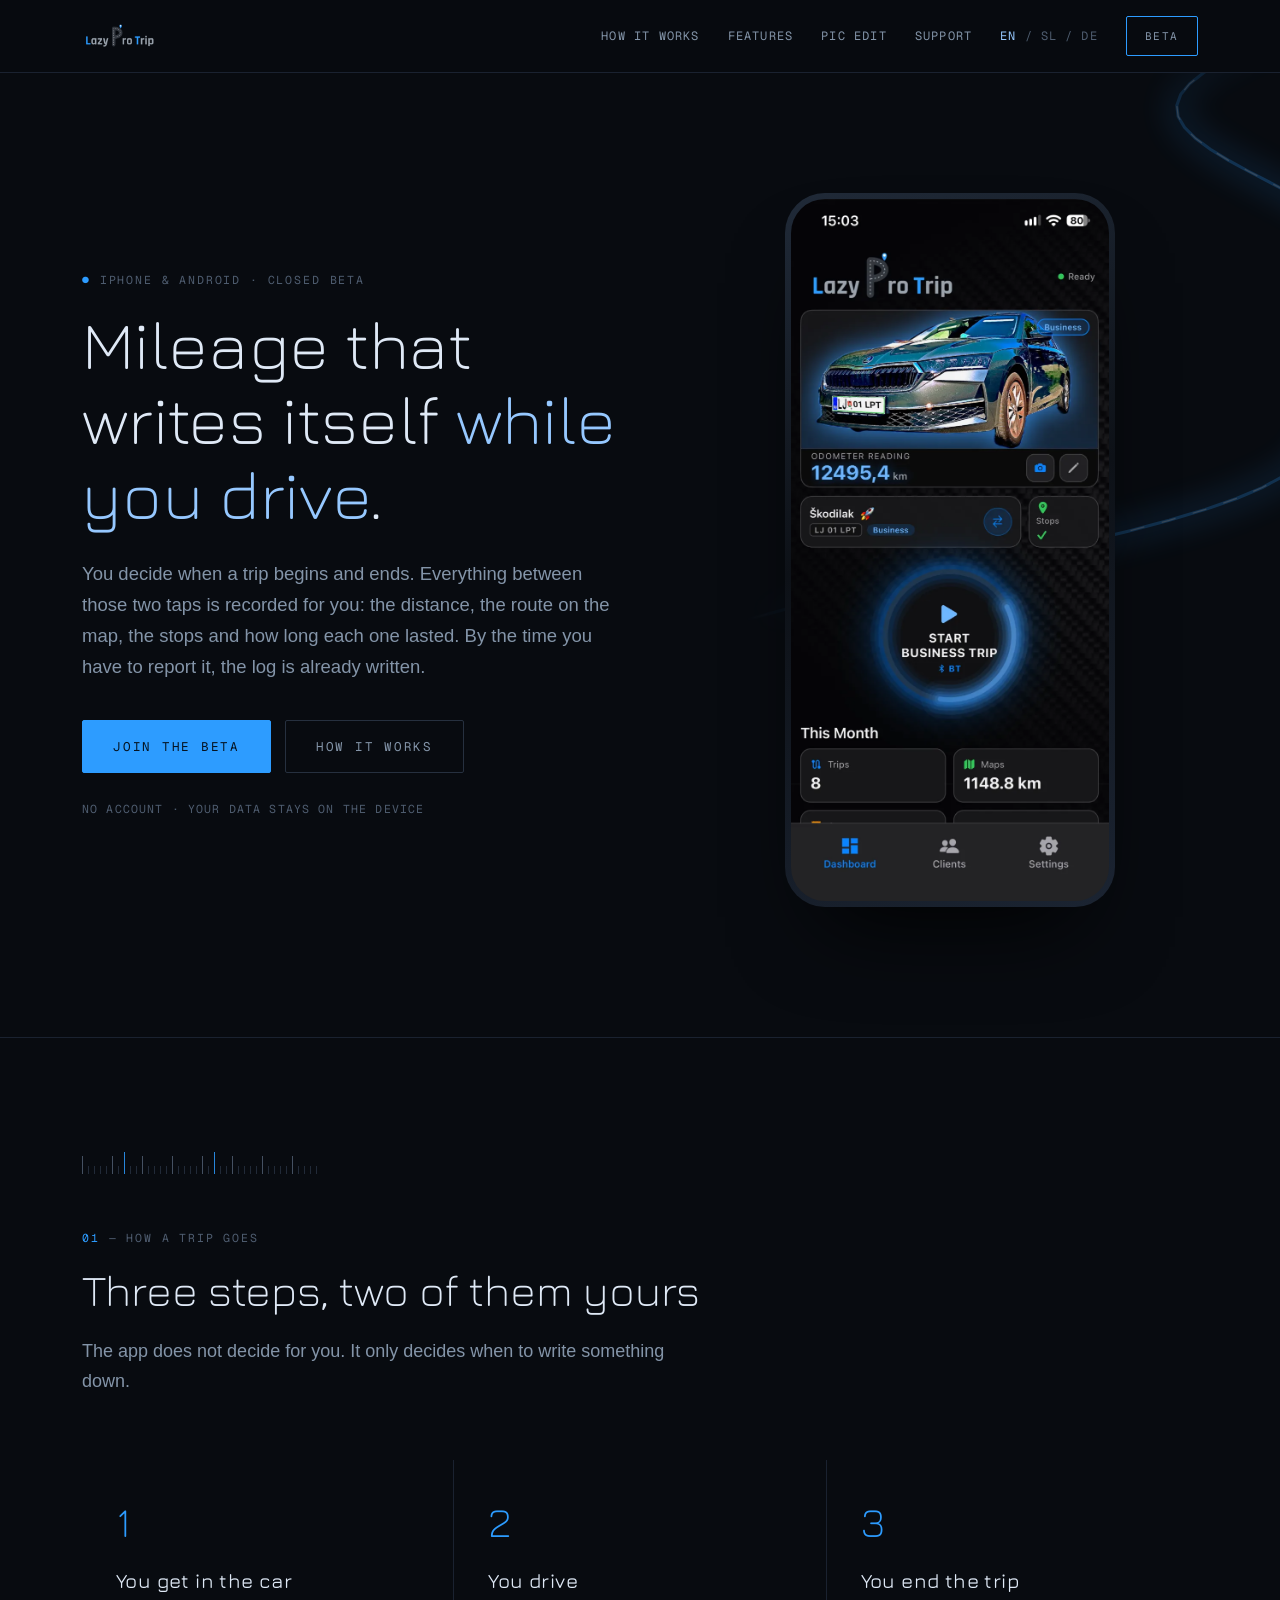
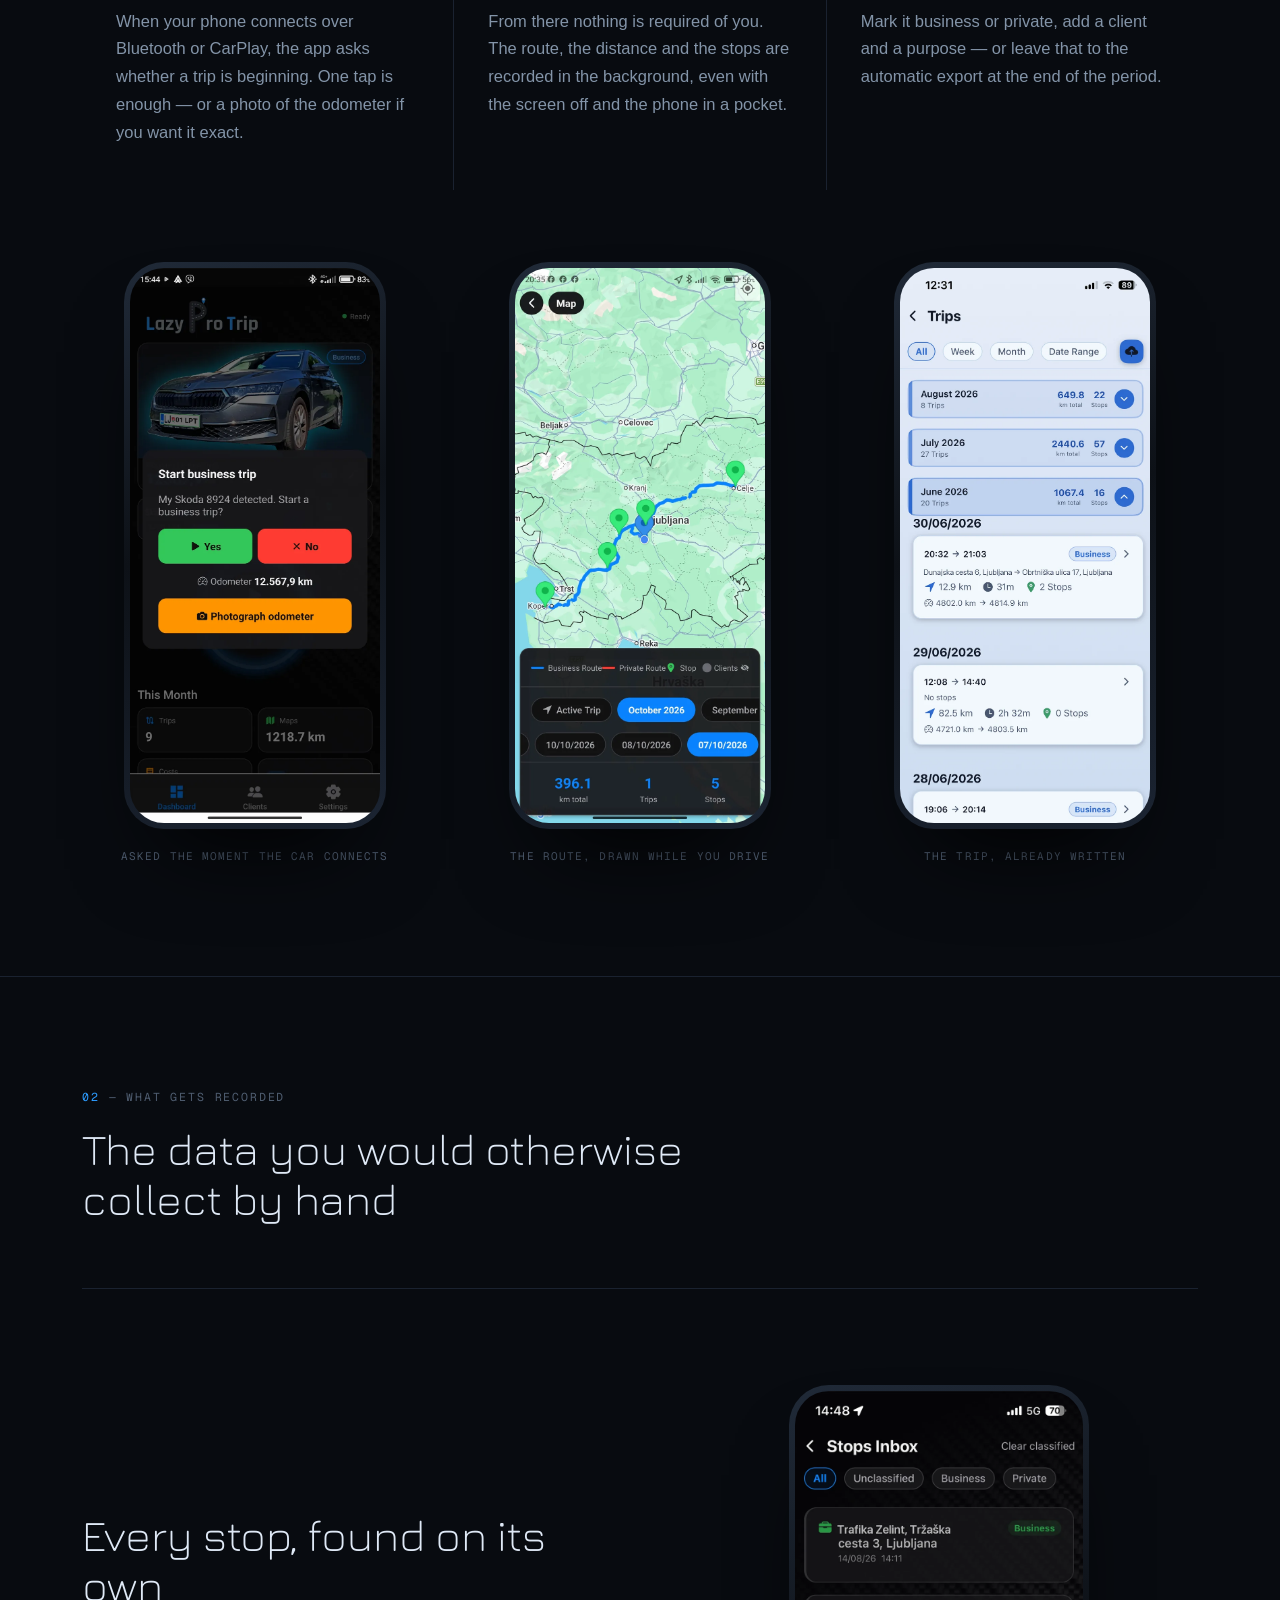
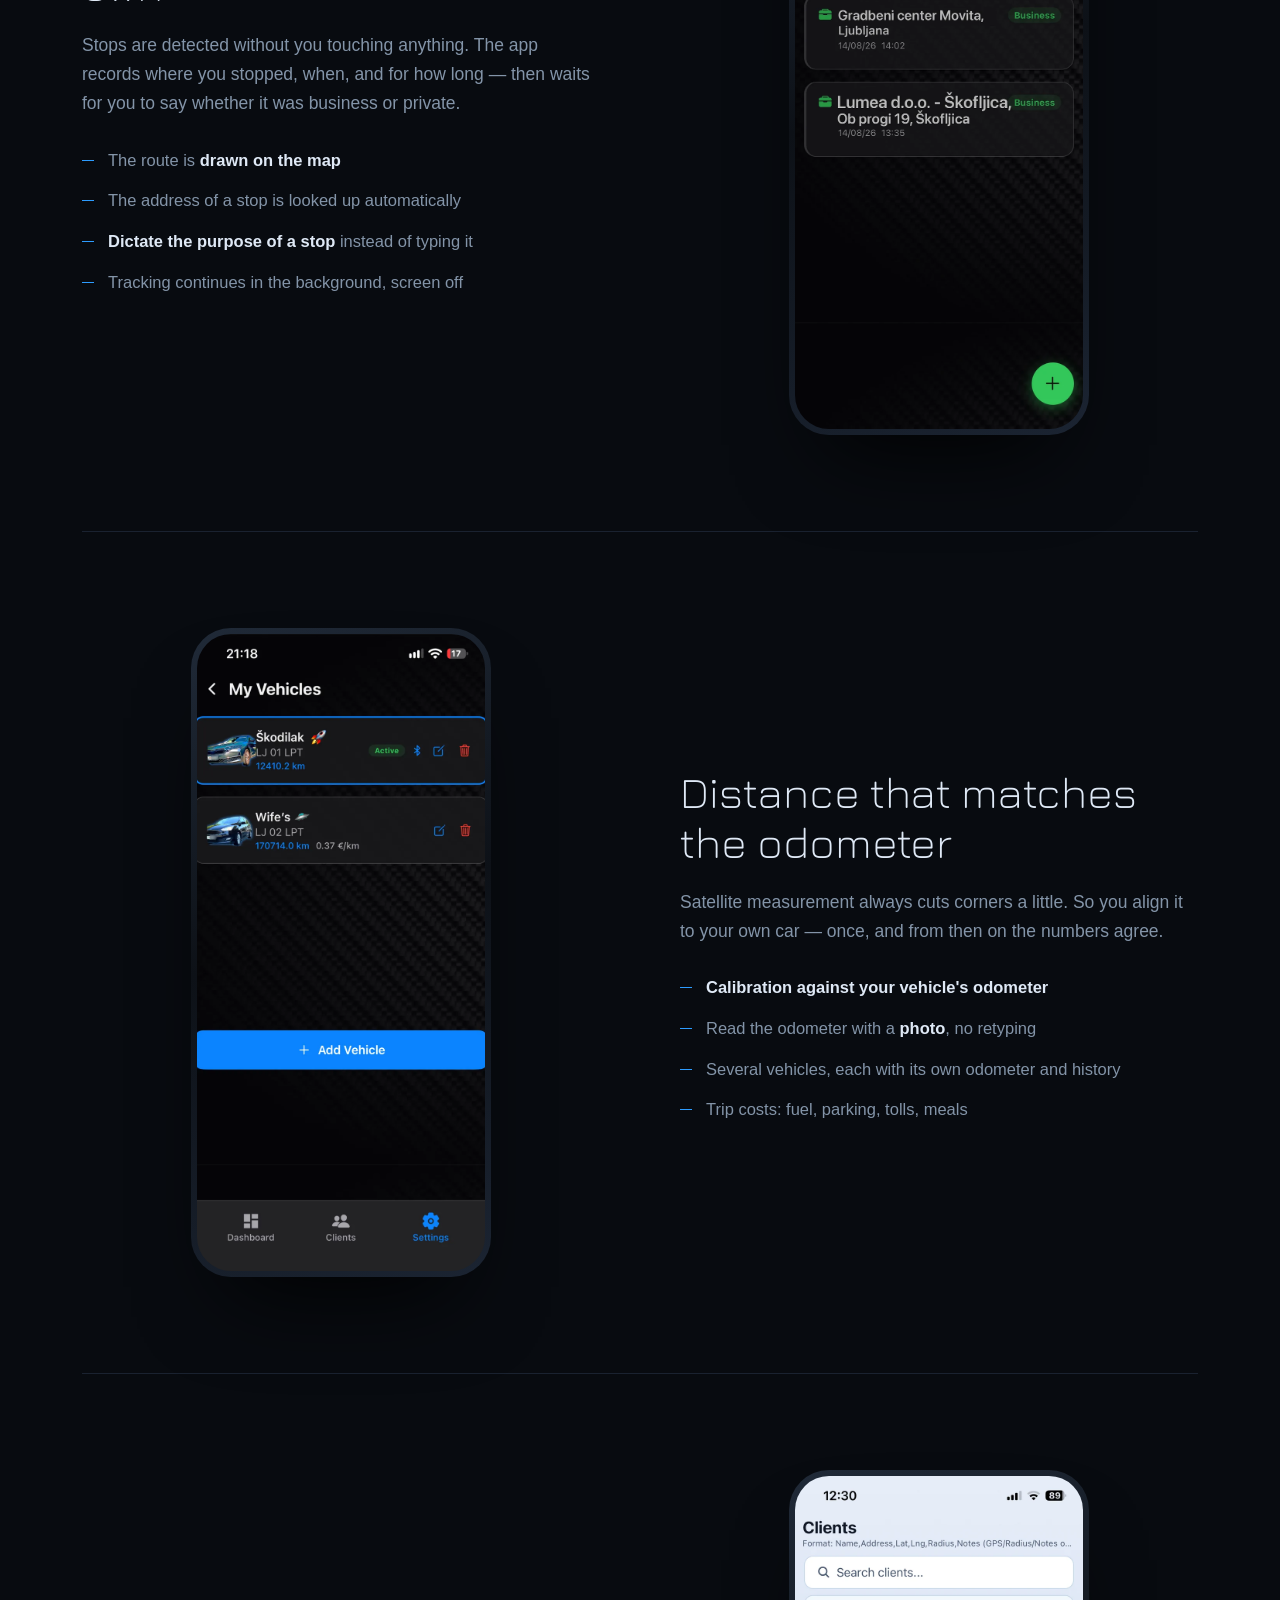
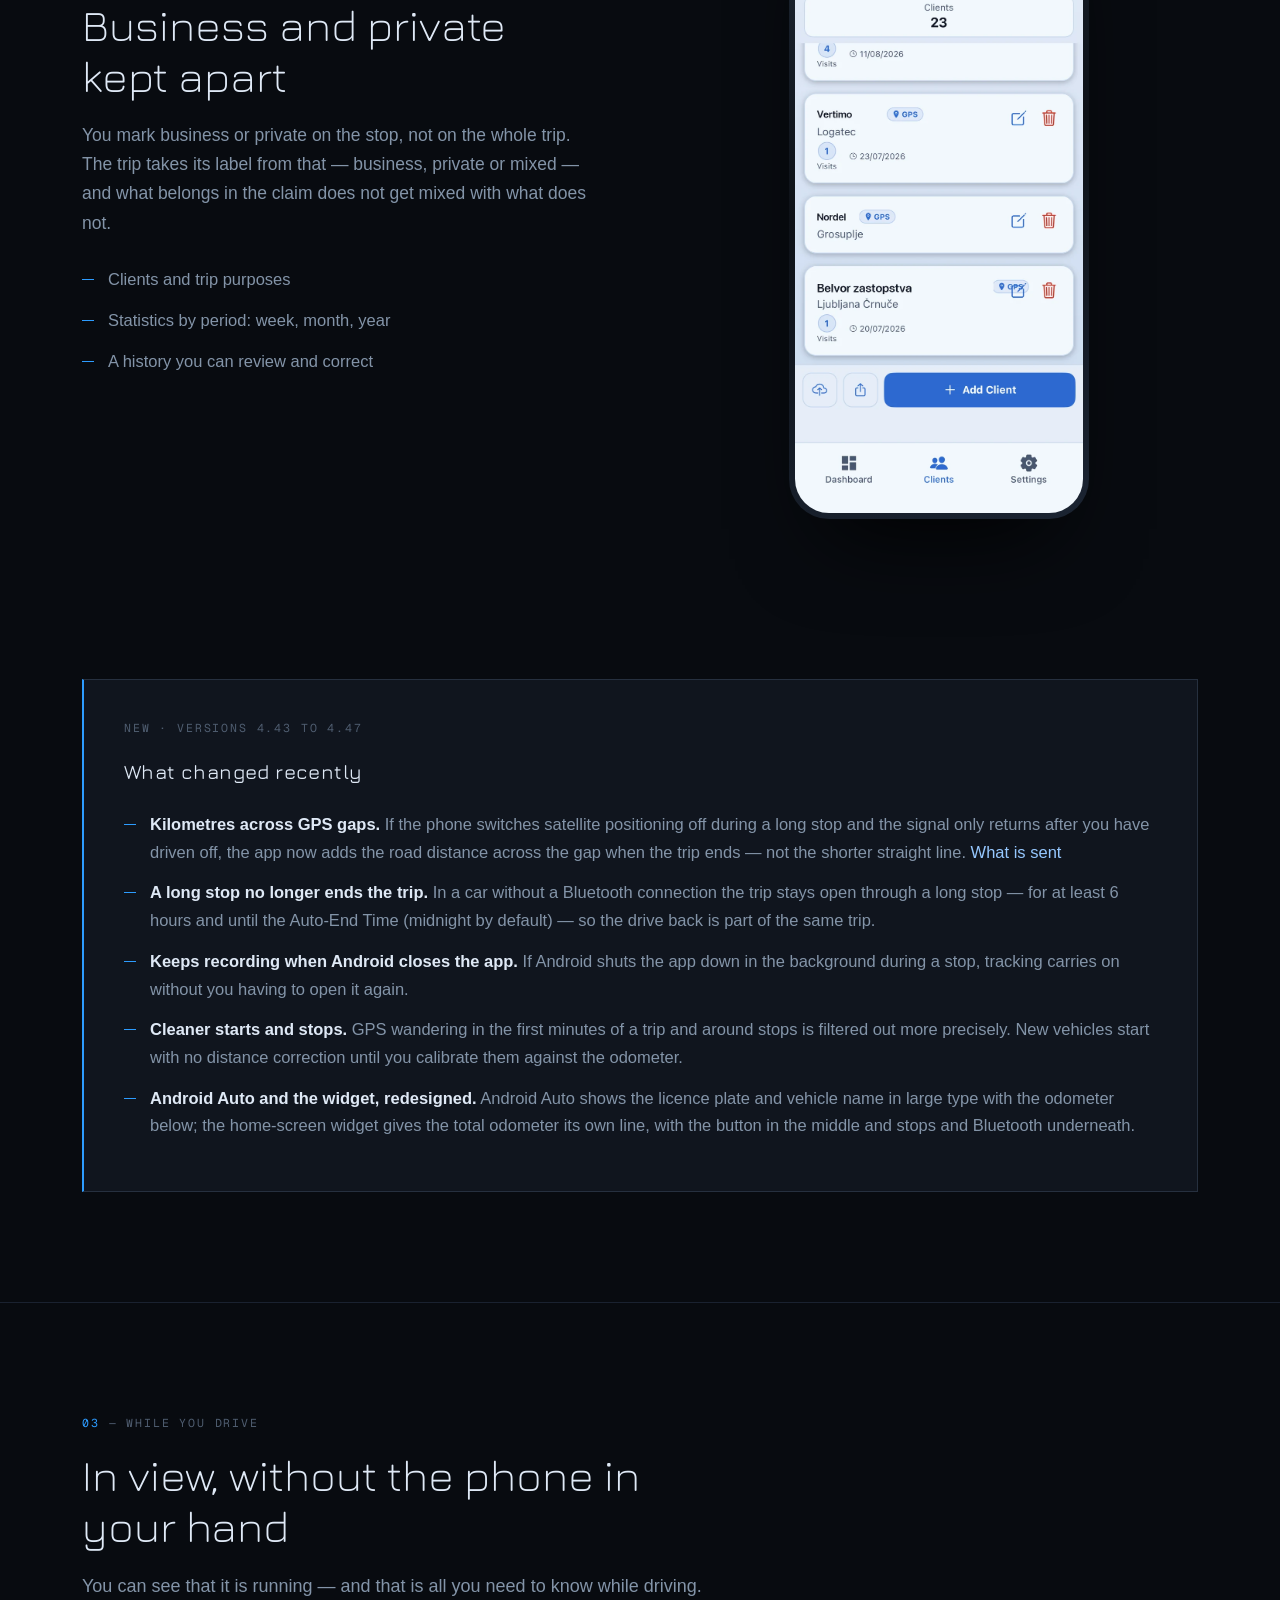
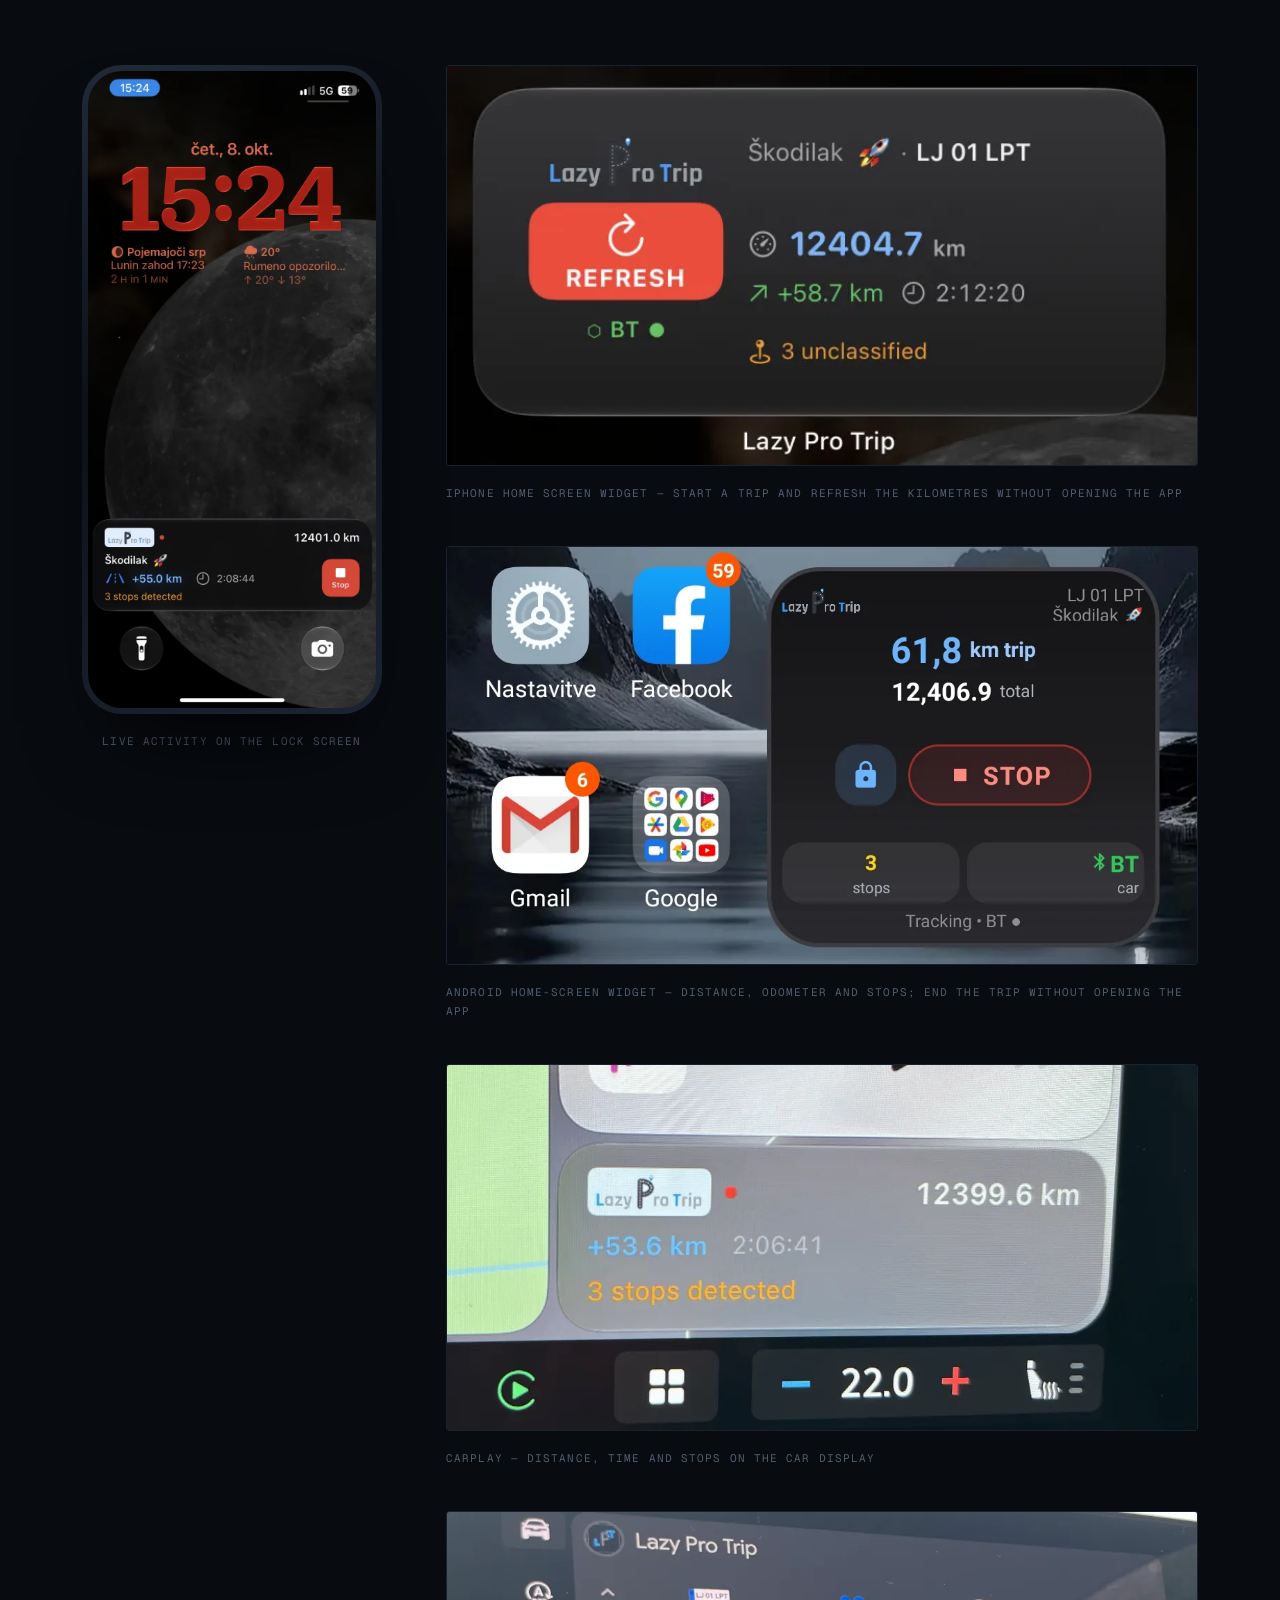
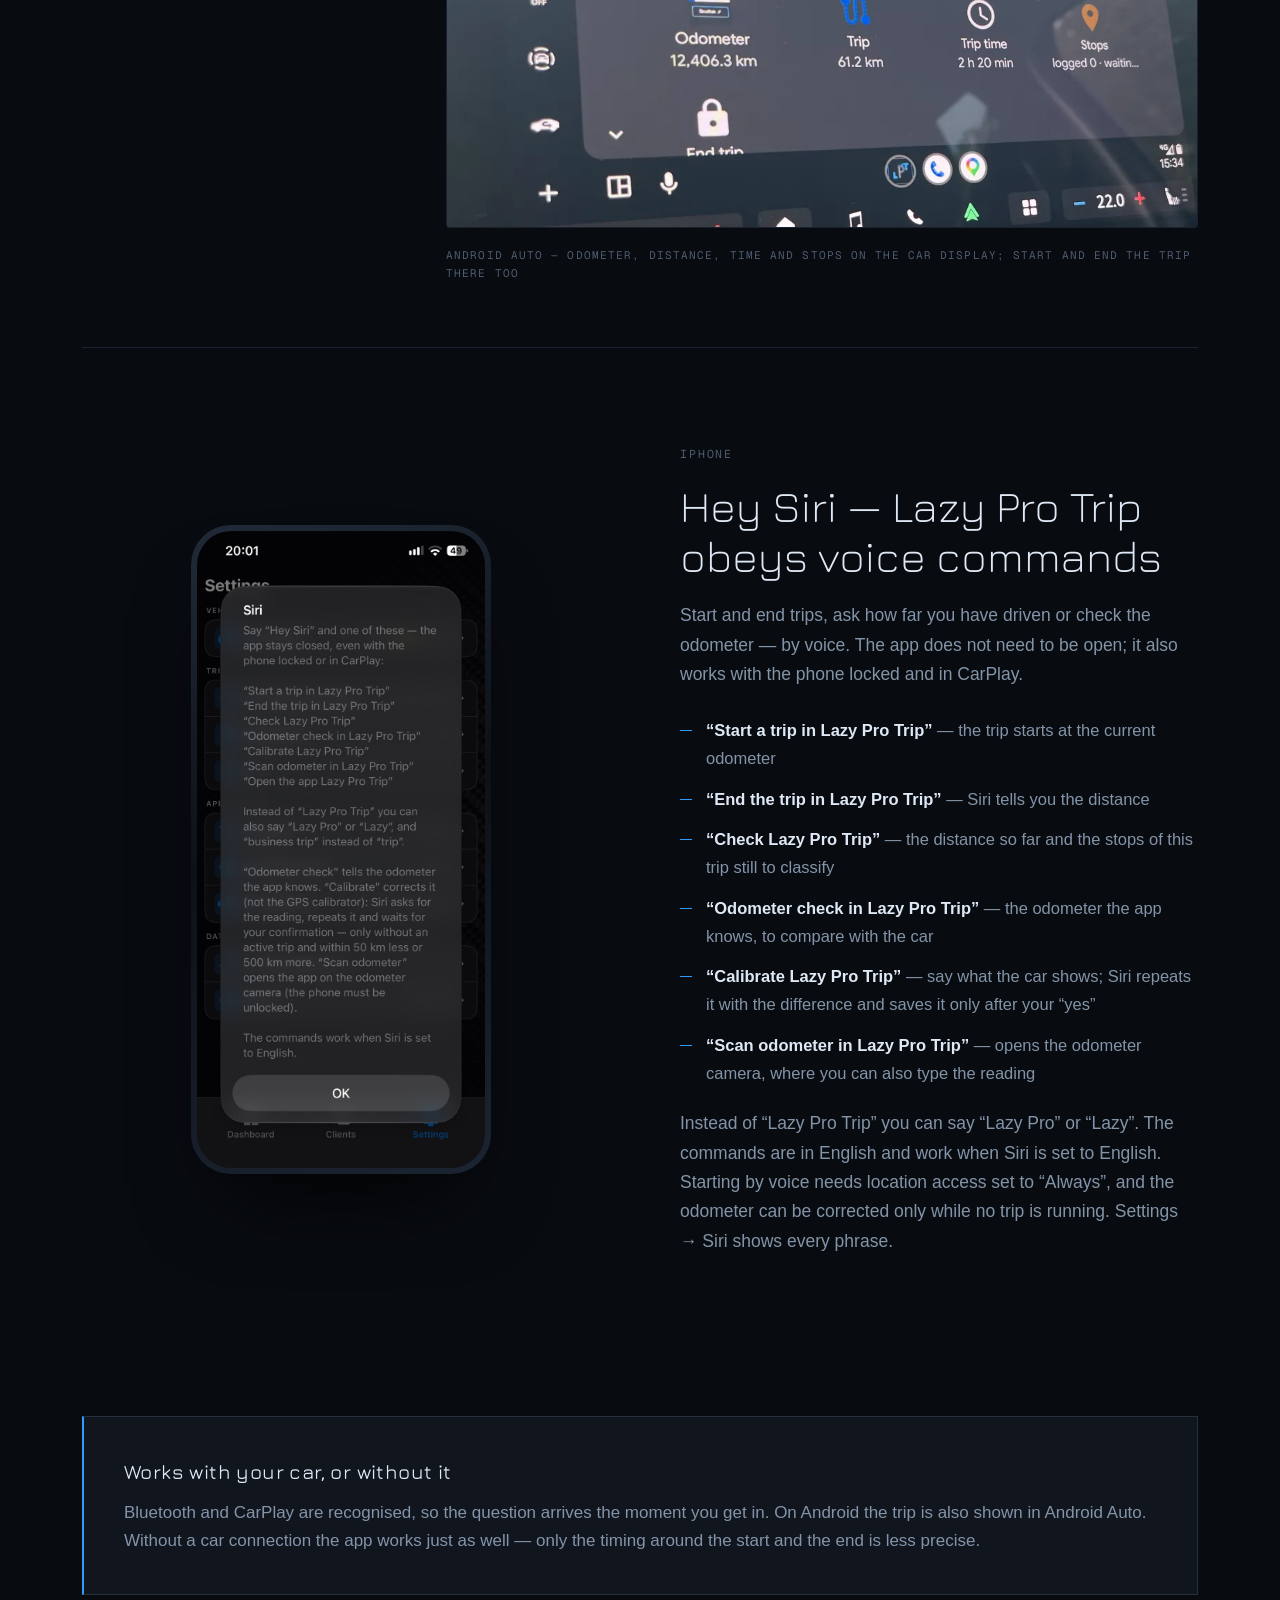
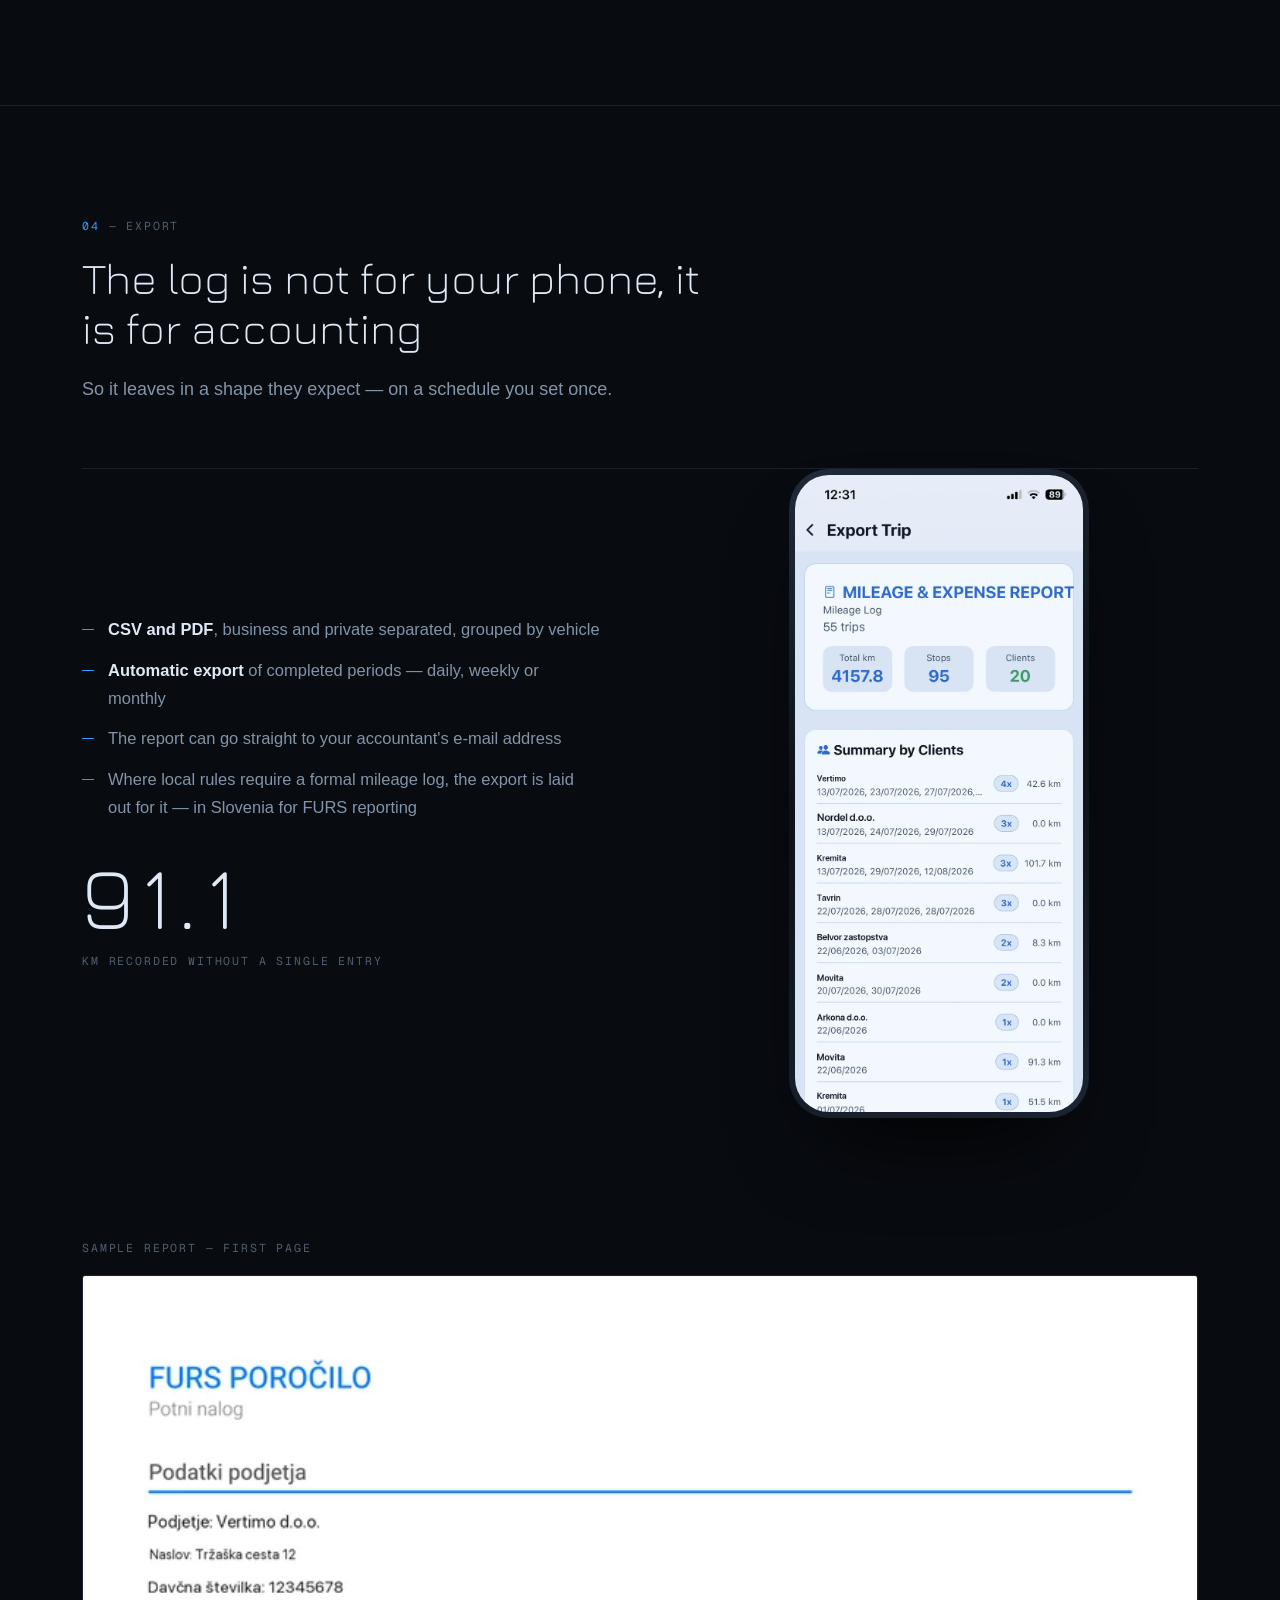
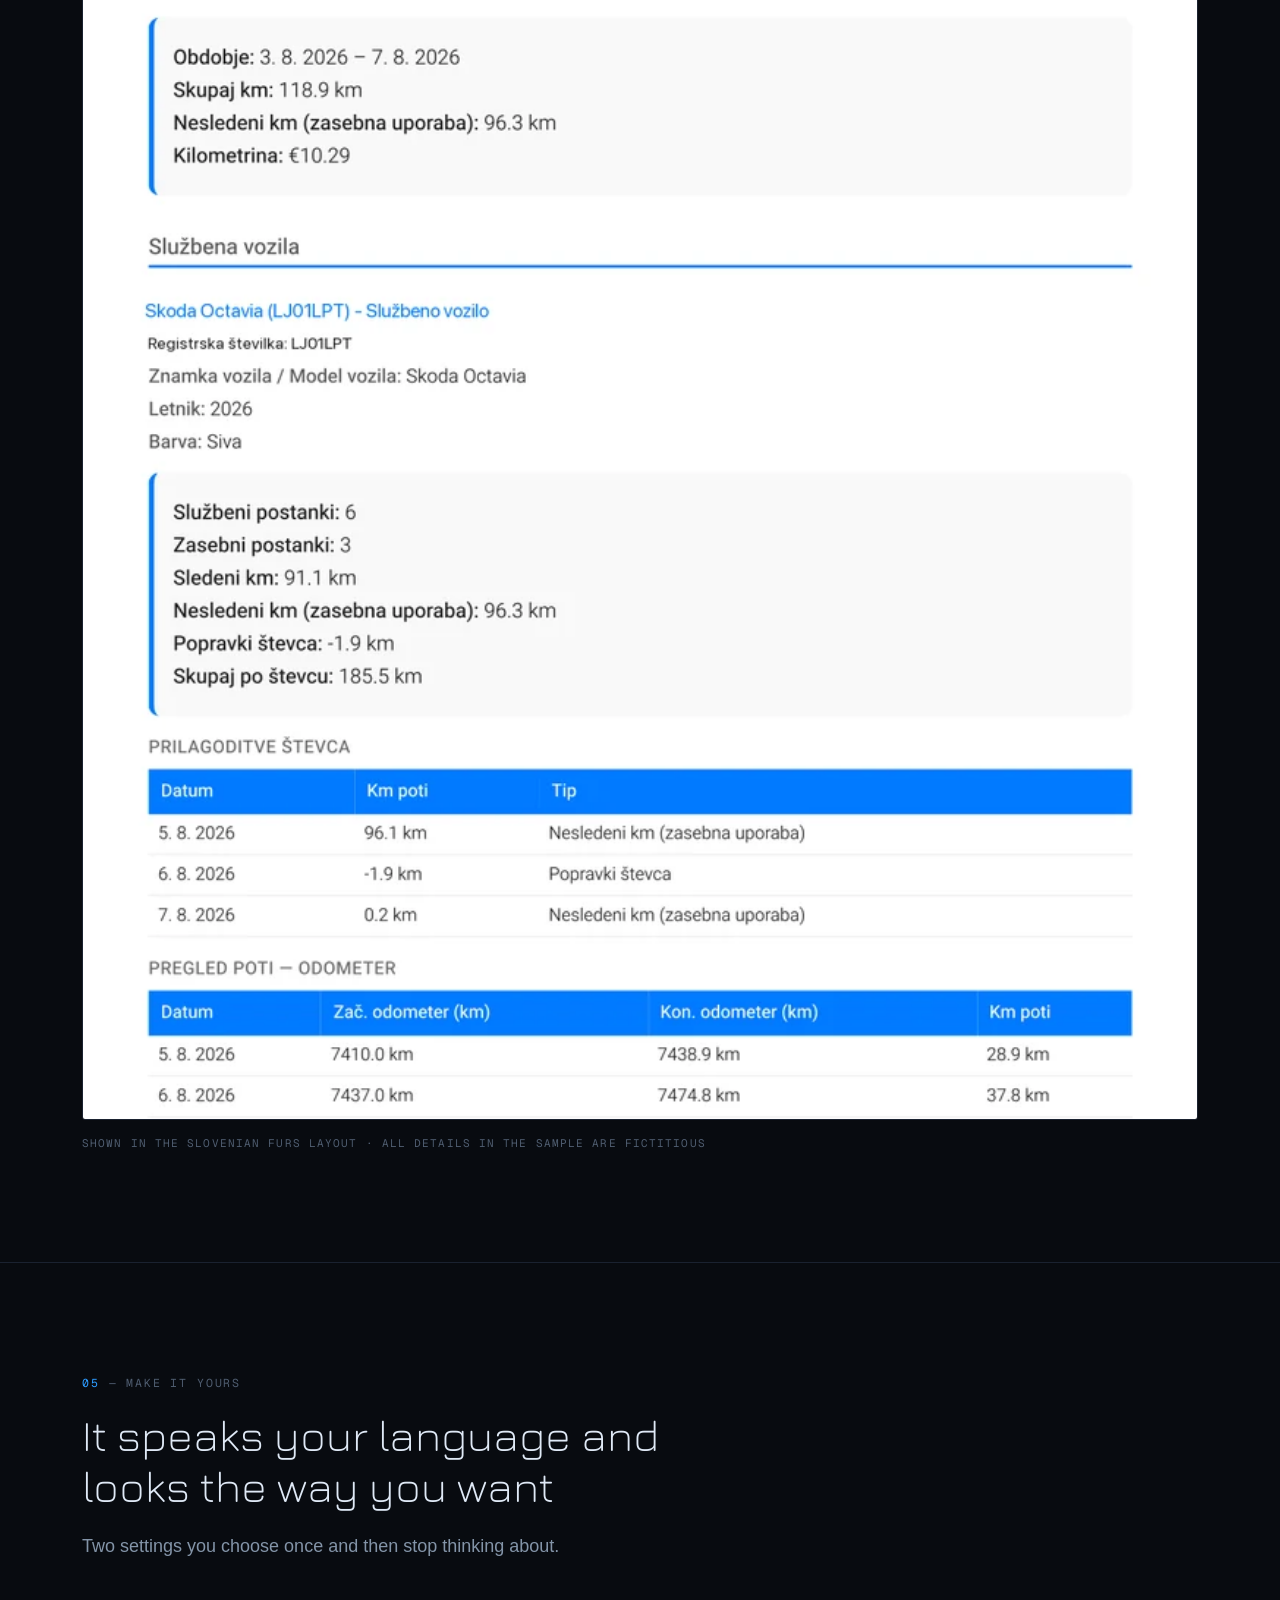
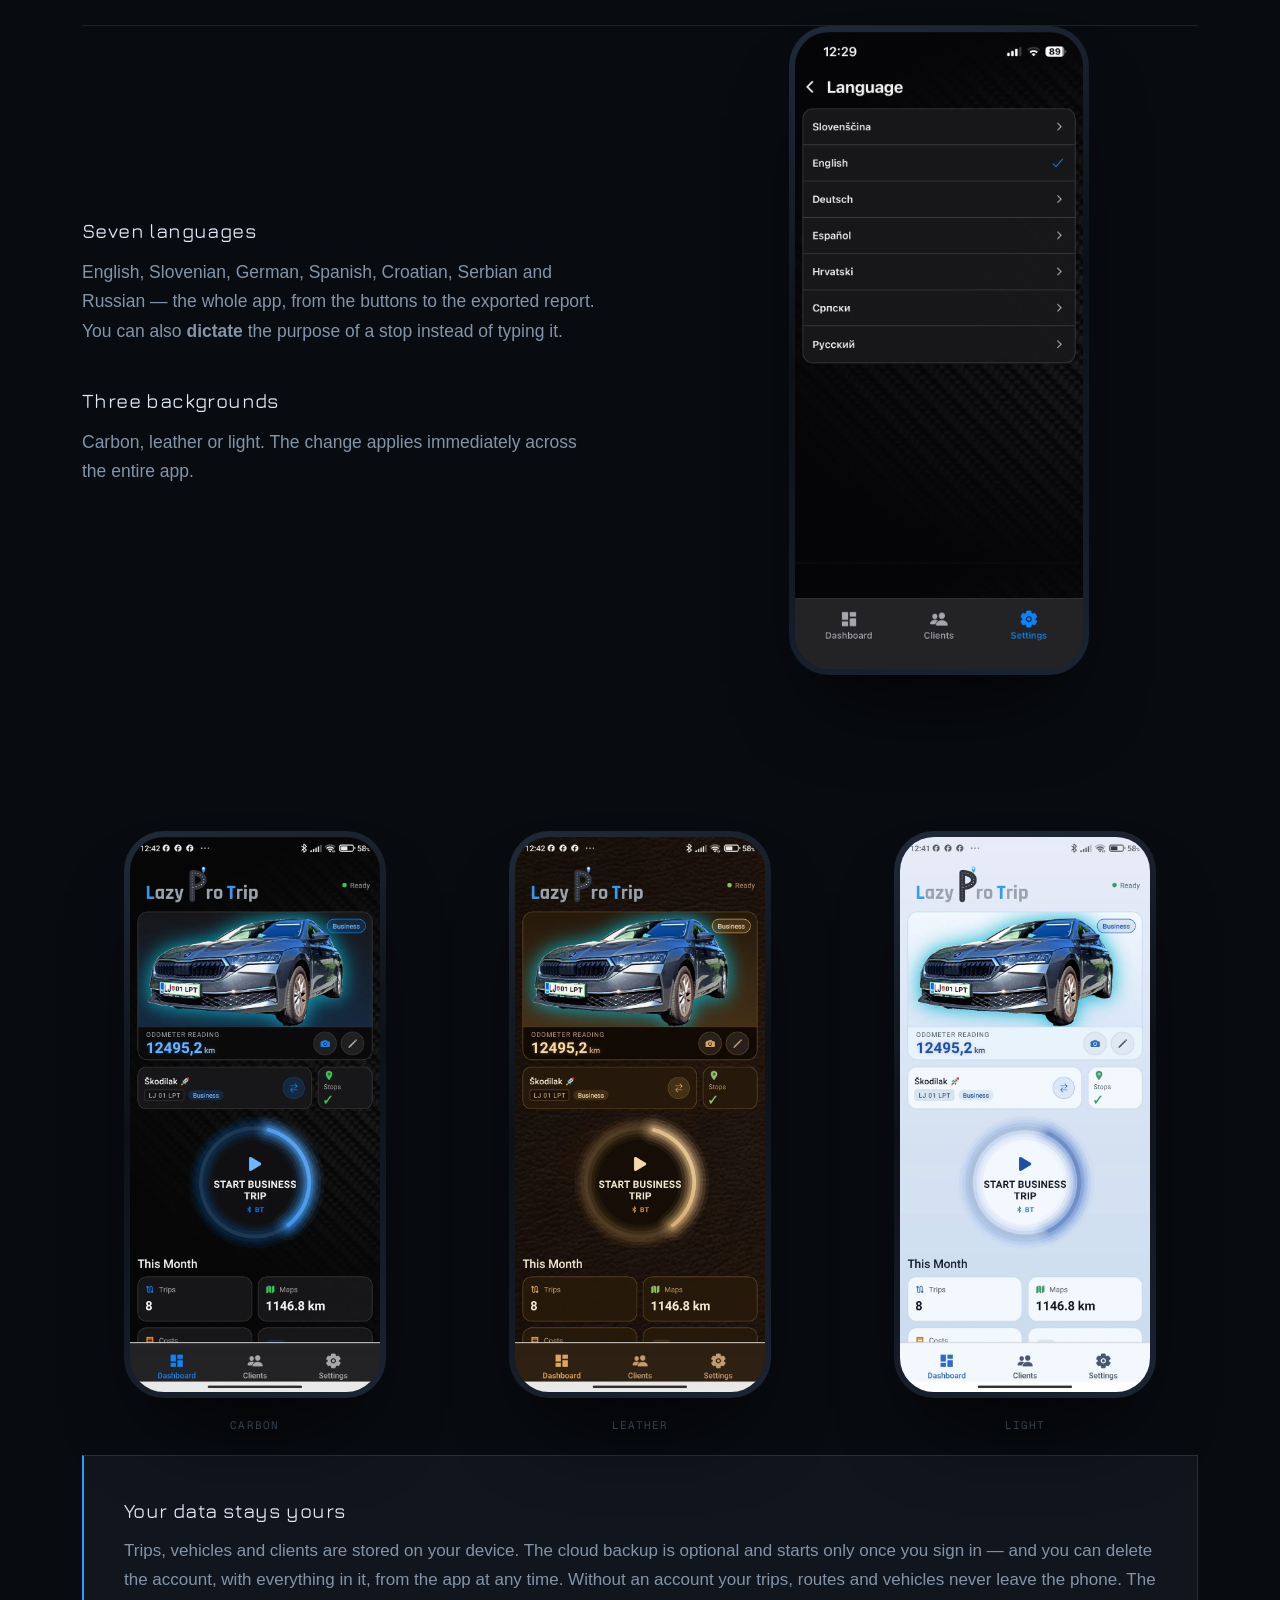
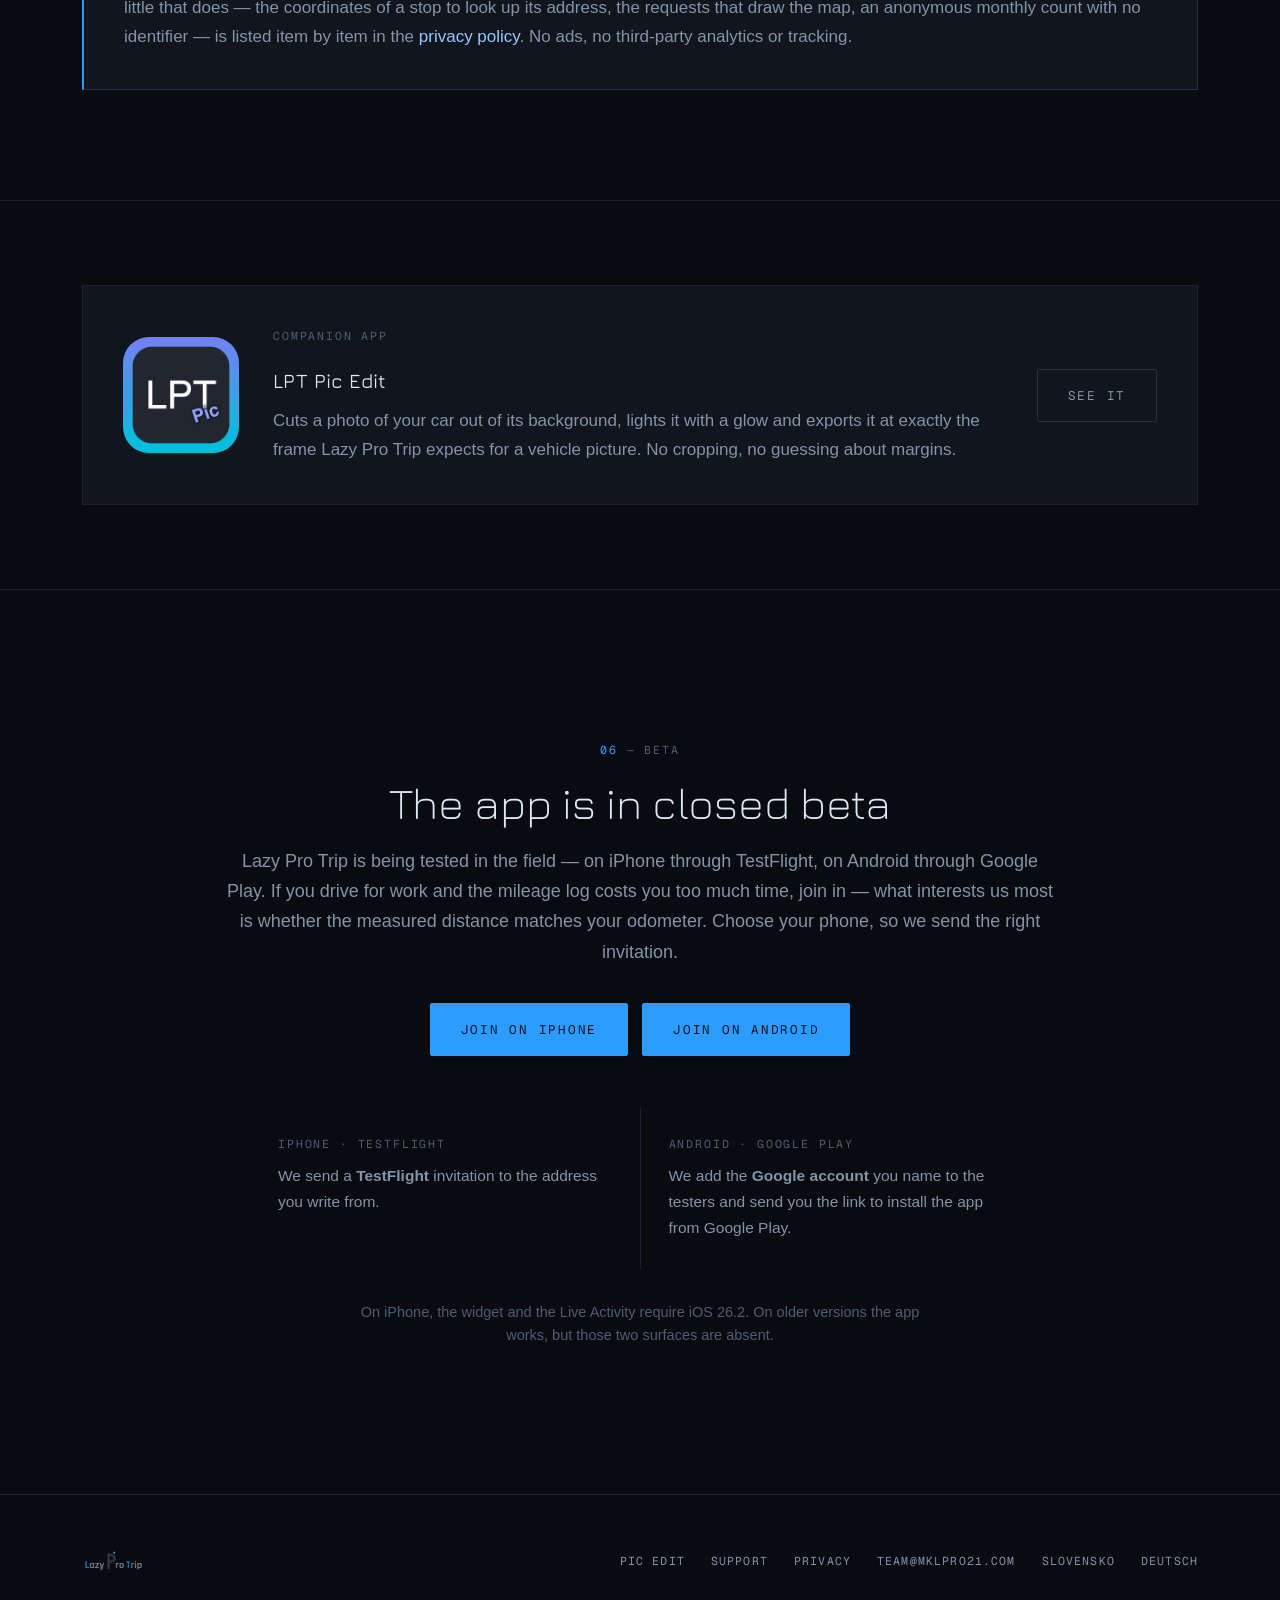
<file: en/index.html>
<!DOCTYPE html>
<html lang="en">
<head>
<meta charset="utf-8">
<title>Lazy Pro Trip</title>
<meta name="robots" content="noindex">
<link rel="canonical" href="https://mklpro21.com/">
<meta http-equiv="refresh" content="0; url=/">
<script>location.replace('/' + location.hash);</script>
</head>
<body>
<p>The English page has moved to <a href="/">mklpro21.com/</a>.</p>
</body>
</html>
</file>
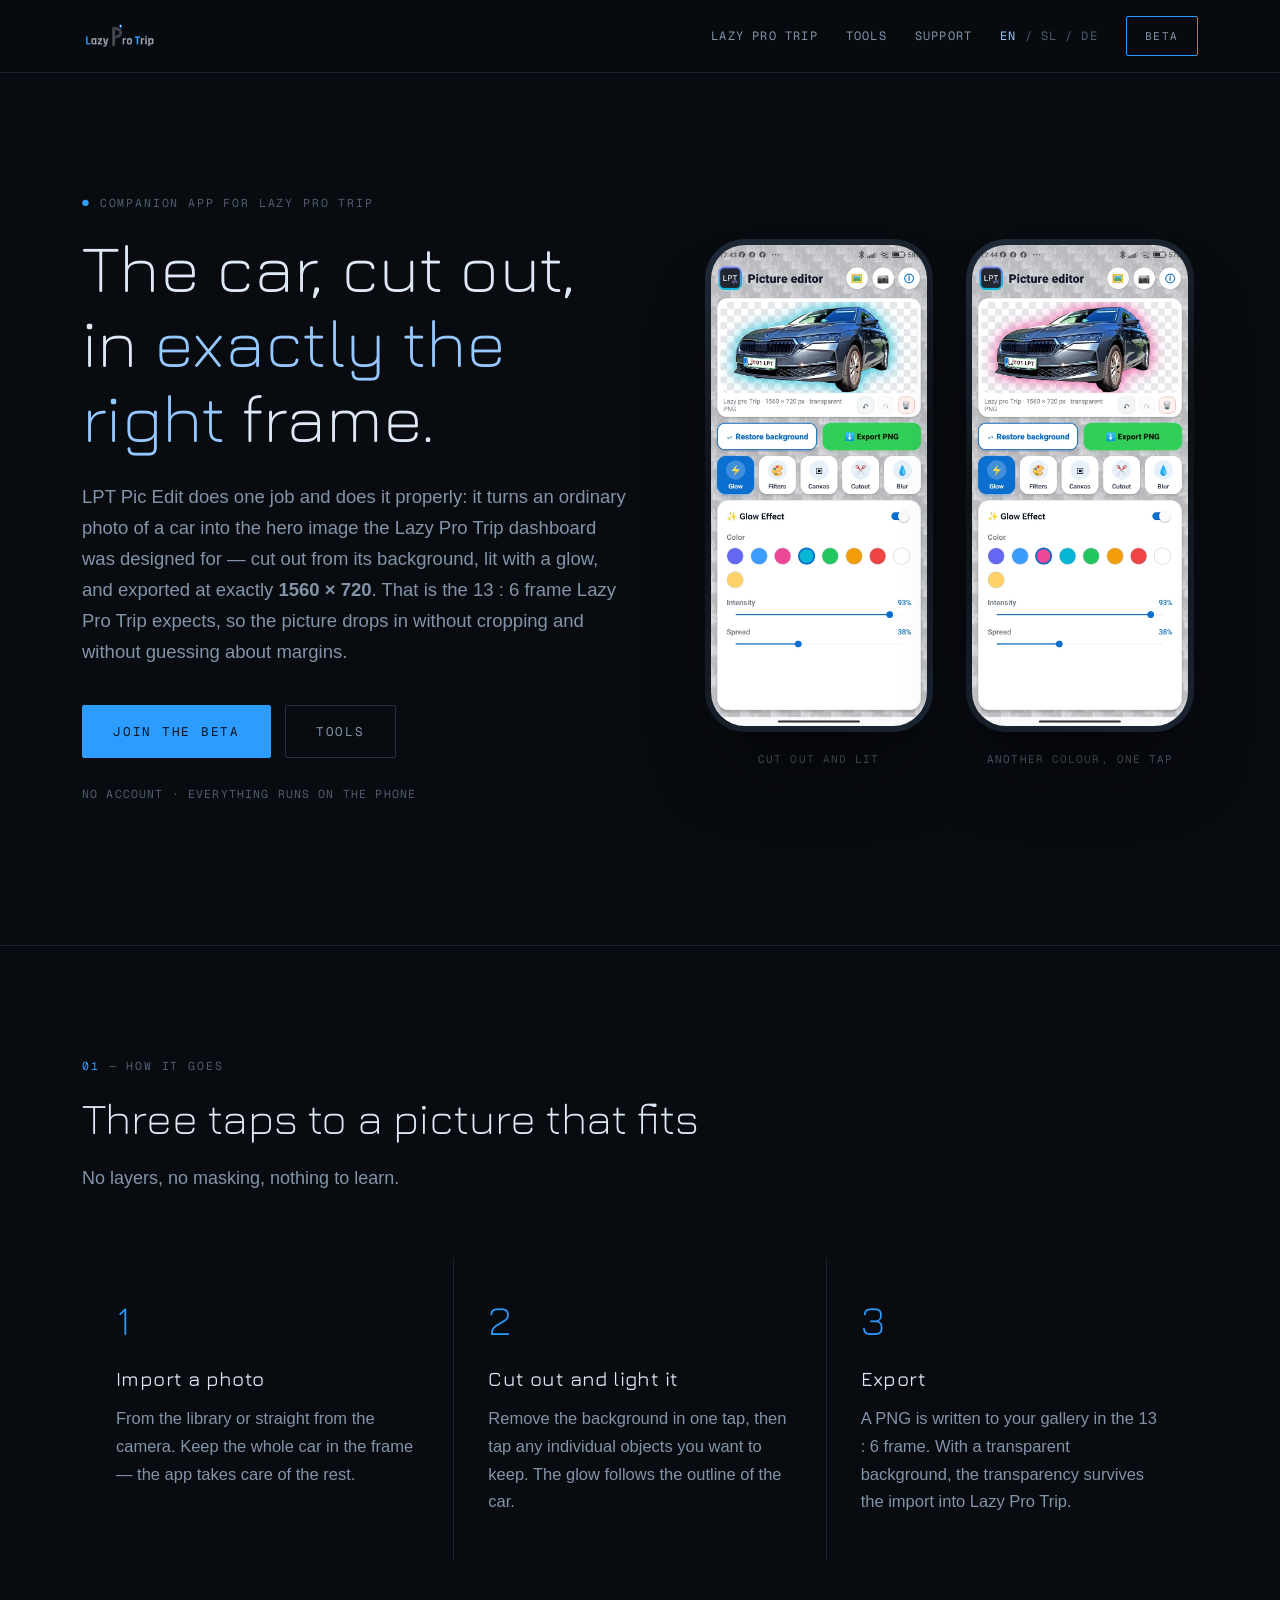
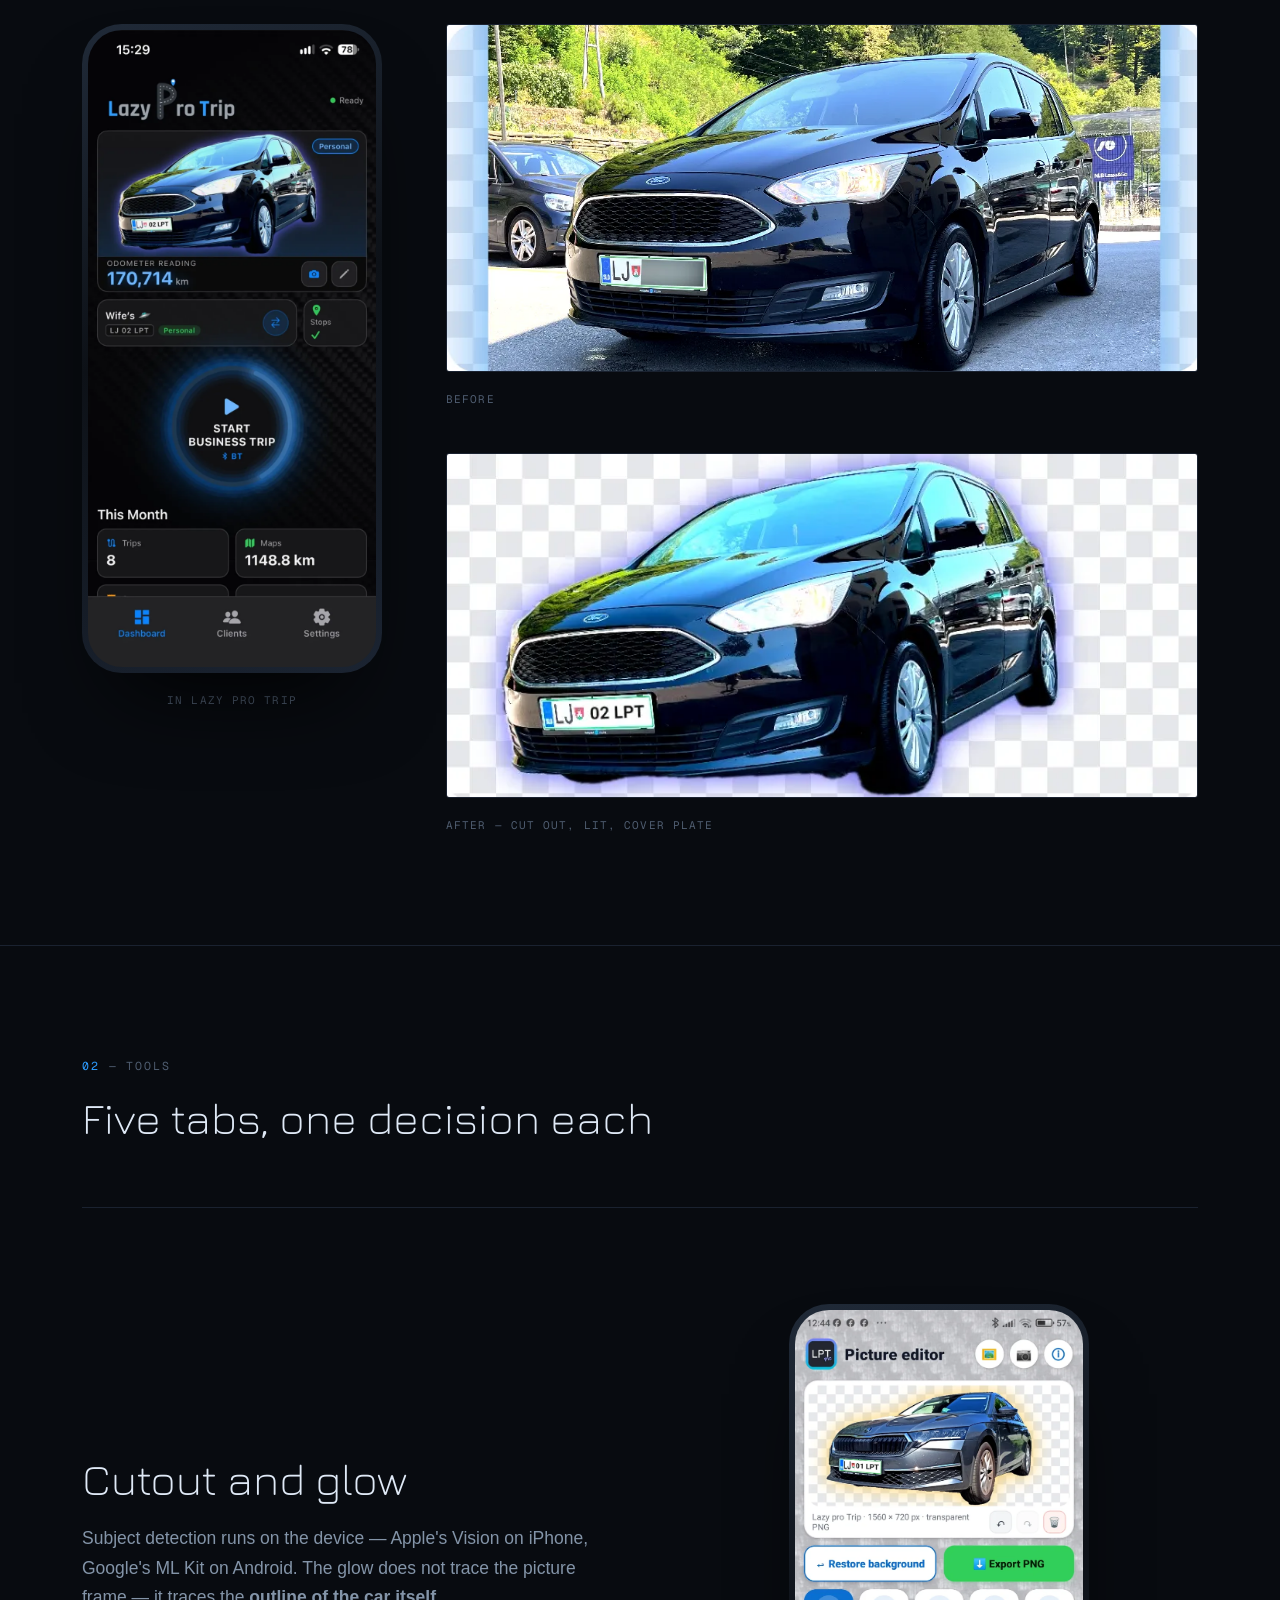
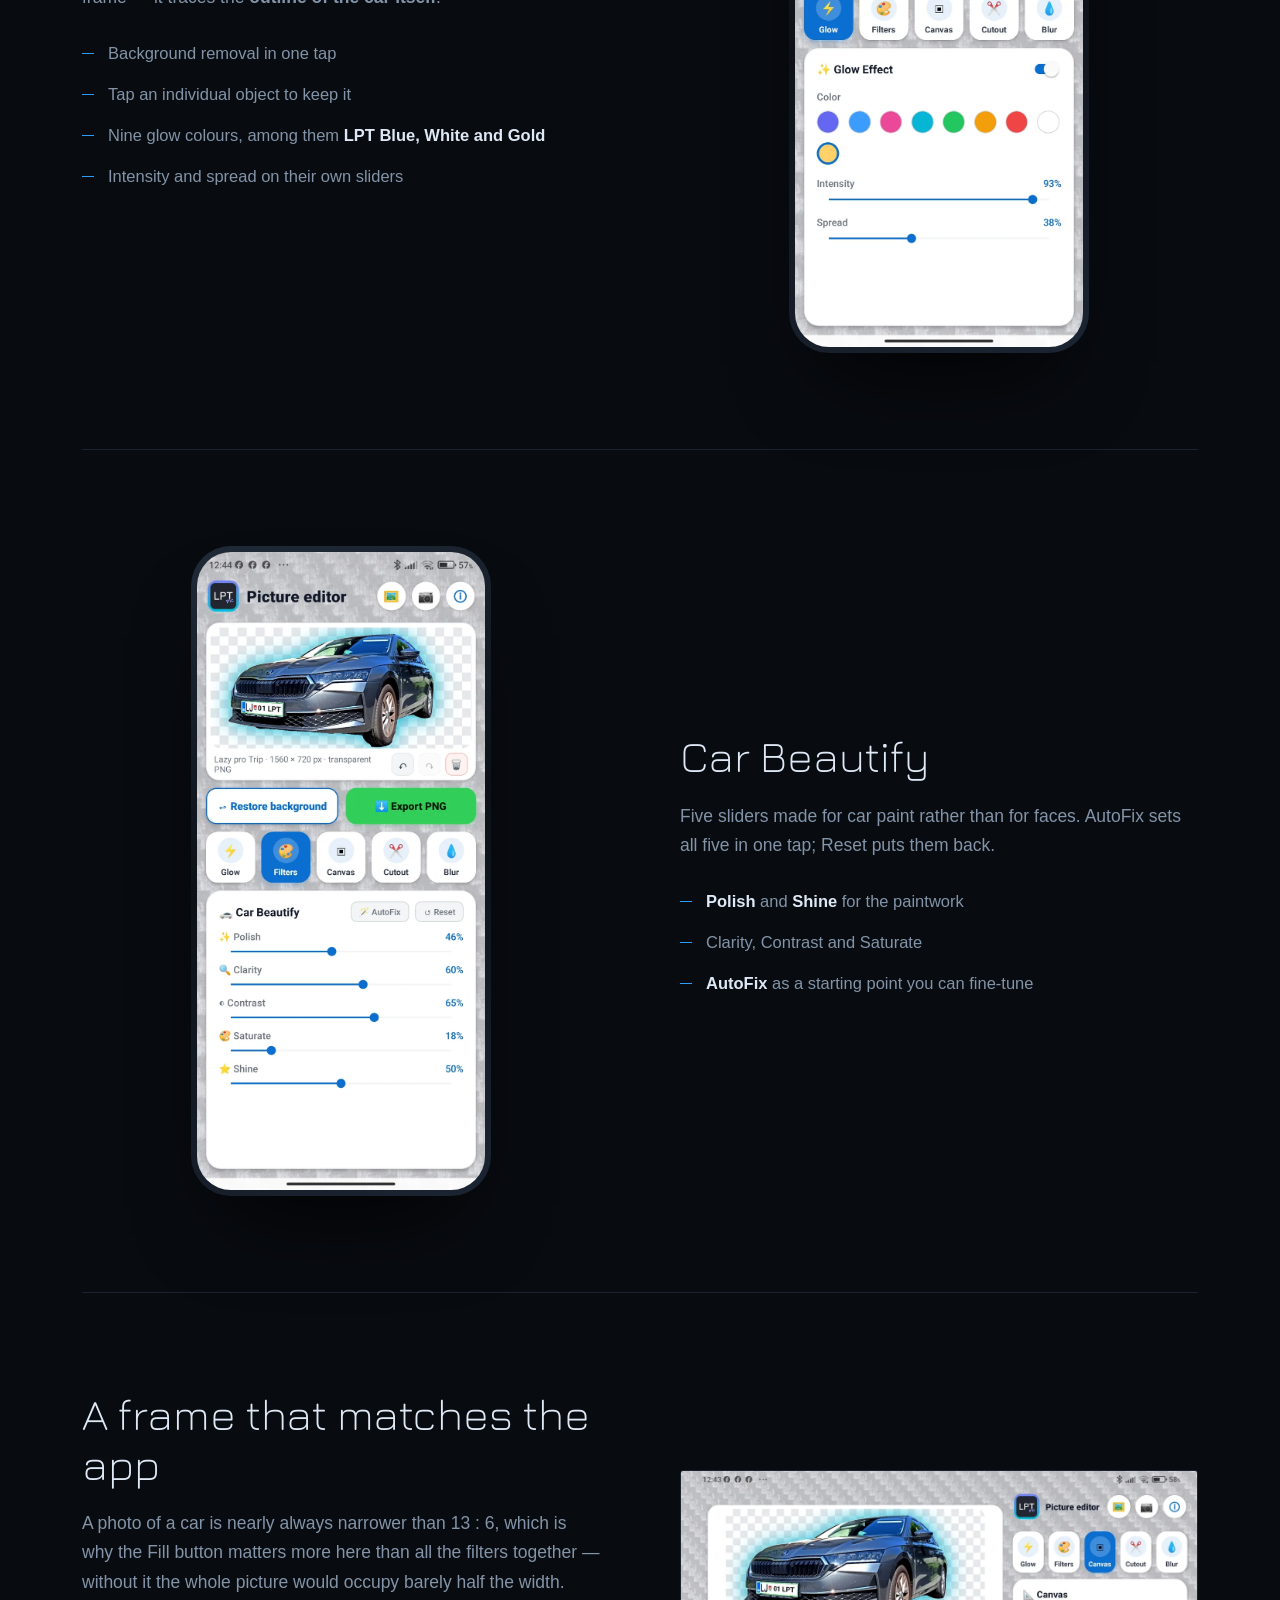
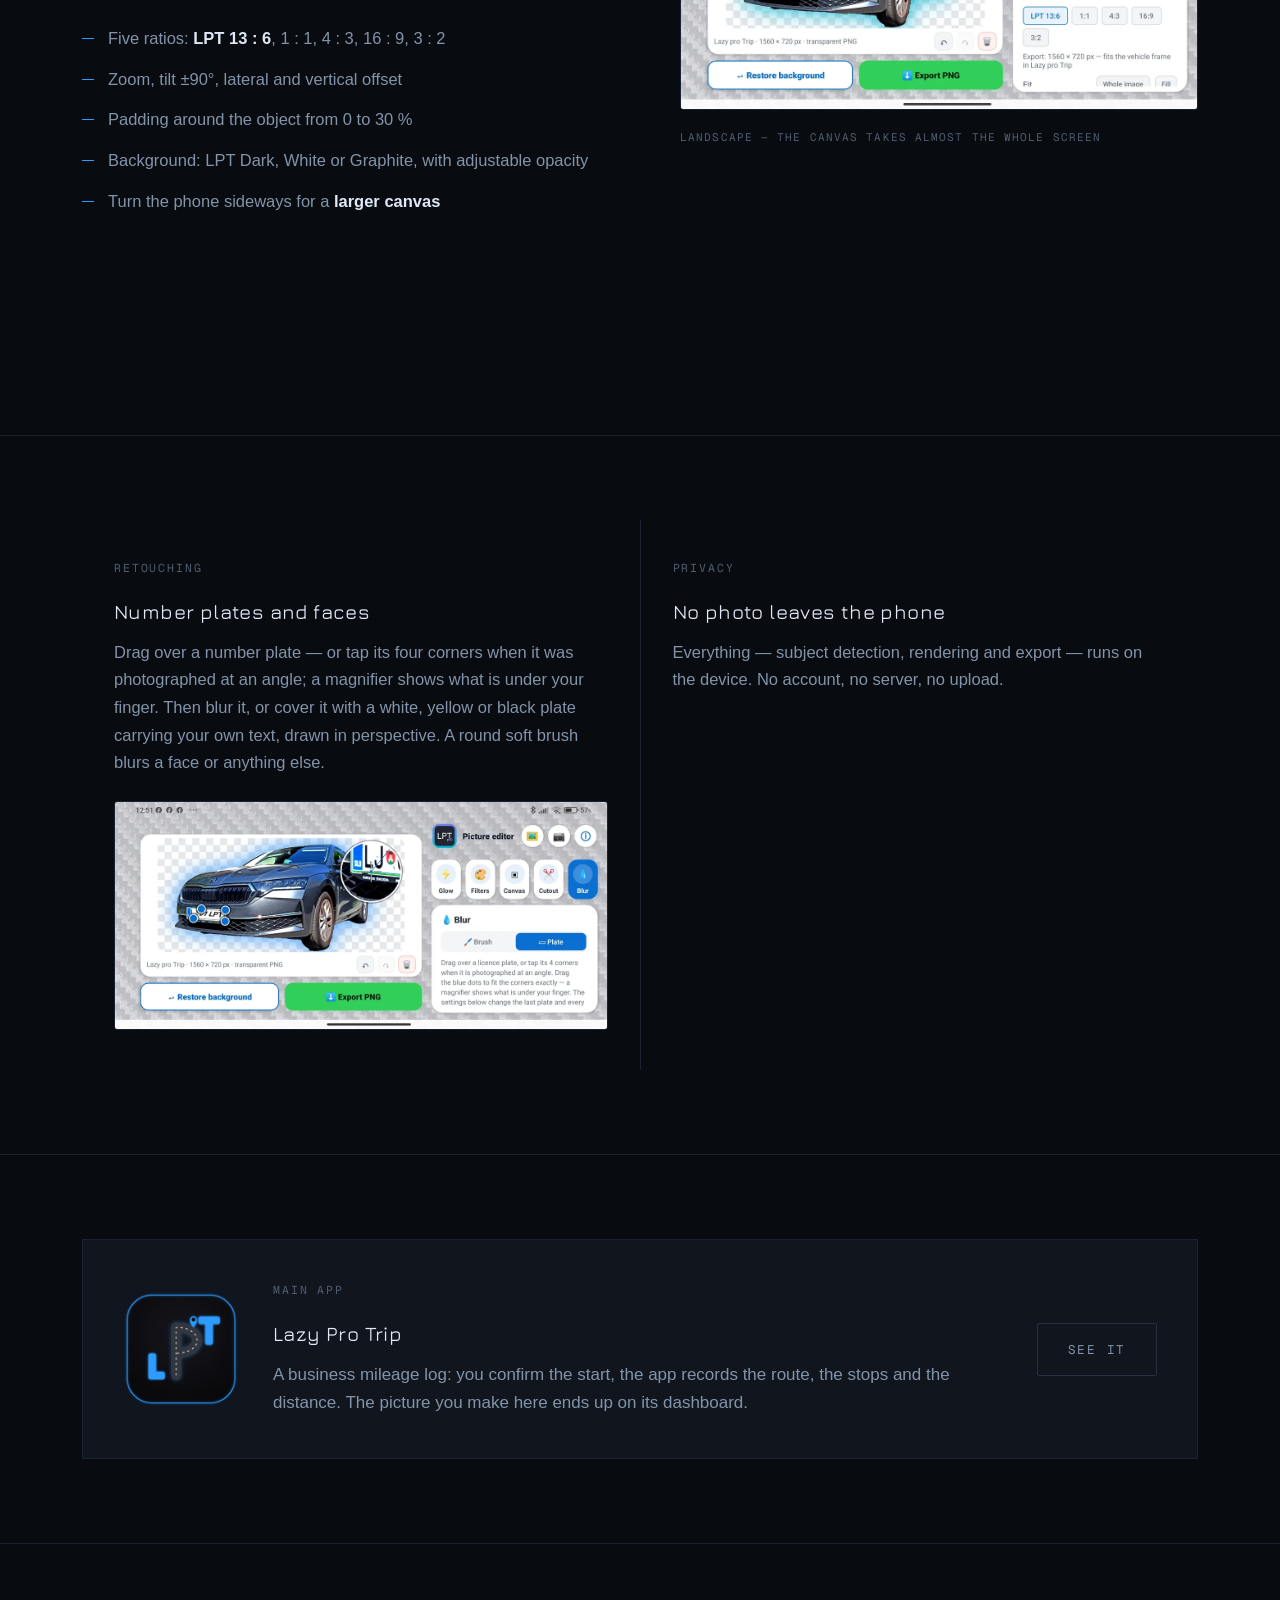
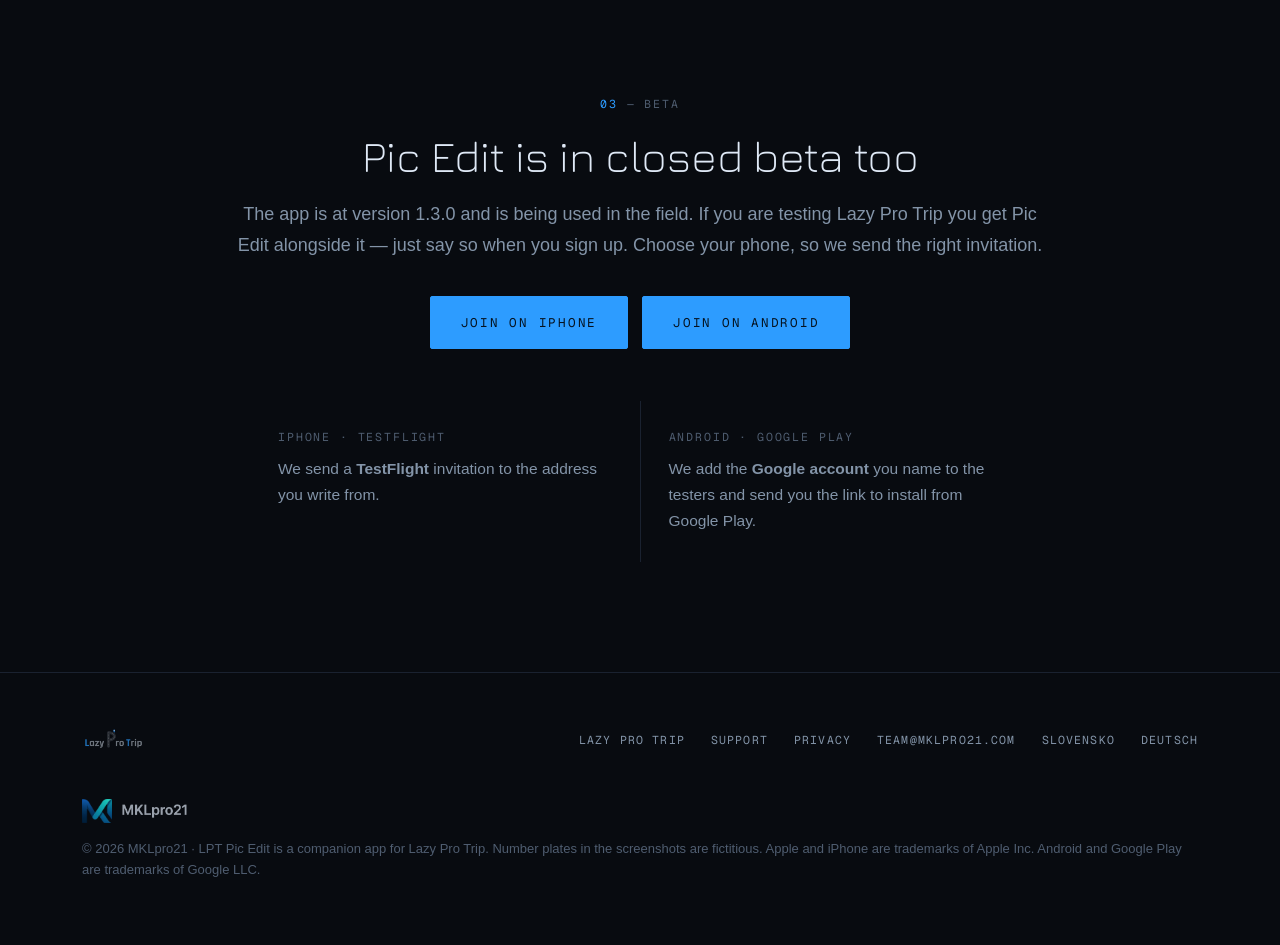
<file: pic-edit/index.html>
<!DOCTYPE html>
<html lang="en">
<head>
<meta charset="utf-8">
<meta name="viewport" content="width=device-width, initial-scale=1">
<title>LPT Pic Edit — the car, cut out, in the right frame</title>
<meta name="description" content="Companion app for Lazy Pro Trip. Cuts a photo of a car out of its background, adds a glow and exports at exactly 1560 × 720 — the frame Lazy Pro Trip expects for a vehicle picture.">
<link rel="canonical" href="https://mklpro21.com/pic-edit/">
<link rel="alternate" hreflang="sl" href="https://mklpro21.com/sl/pic-edit/">
<link rel="alternate" hreflang="en" href="https://mklpro21.com/pic-edit/">
<link rel="alternate" hreflang="de" href="https://mklpro21.com/de/pic-edit/">
<link rel="alternate" hreflang="x-default" href="https://mklpro21.com/pic-edit/">
<link rel="icon" href="/assets/img/favicon-48.png" sizes="48x48">
<link rel="apple-touch-icon" href="/assets/img/icon-lpt-192.png">
<meta property="og:type" content="website">
<meta property="og:site_name" content="Lazy Pro Trip">
<meta property="og:locale" content="en_GB">
<meta property="og:title" content="LPT Pic Edit — the car, cut out, in the right frame">
<meta property="og:description" content="Cut the car out, add a glow, export at exactly 1560 × 720. Everything runs on the phone.">
<meta property="og:url" content="https://mklpro21.com/pic-edit/">
<meta property="og:image" content="https://mklpro21.com/assets/img/og-picedit.png">
<meta name="twitter:card" content="summary_large_image">
<meta name="theme-color" content="#080b10">
<link rel="stylesheet" href="/assets/css/site.css">
</head>
<body>

<header class="nav">
  <div class="wrap nav-inner">
    <a class="nav-logo" href="/"><img src="/assets/img/logo.png" alt="Lazy Pro Trip"></a>
    <nav class="nav-links">
      <a class="hide-sm" href="/">Lazy Pro Trip</a>
      <a class="hide-sm" href="#tools">Tools</a>
      <a class="hide-sm" href="/podpora/">Support</a>
      <span class="lang"><a class="on" href="/pic-edit/">EN</a>/<a href="/sl/pic-edit/">SL</a>/<a href="/de/pic-edit/">DE</a></span>
      <a class="btn btn-sm" href="#beta">Beta</a>
    </nav>
  </div>
</header>

<!-- ══════════════════════════════════════════════════════ HERO ══ -->
<section class="hero">
  <div class="wrap hero-grid">
    <div>
      <span class="tag"><span class="n">●</span> companion app for Lazy Pro Trip</span>
      <h1>The car, cut out, in <em>exactly the right</em> frame.</h1>
      <p class="lede">
        LPT Pic Edit does one job and does it properly: it turns an ordinary photo
        of a car into the hero image the Lazy Pro Trip dashboard was designed for —
        cut out from its background, lit with a glow, and exported at exactly
        <strong>1560 × 720</strong>. That is the 13 : 6 frame Lazy Pro Trip
        expects, so the picture drops in without cropping and without guessing
        about margins.
      </p>
      <div class="actions">
        <a class="btn btn-solid" href="#beta">Join the beta</a>
        <a class="btn btn-quiet" href="#tools">Tools</a>
      </div>
      <p class="hero-note">No account · Everything runs on the phone</p>
    </div>

    <div class="two-up">
      <div>
        <div class="device">
          <div class="device-screen">
            <img src="/assets/img/shots/55-picedit-glow.webp" alt="A car cut out from its background and outlined with a cyan glow, in the 1560 × 720 frame" width="760" height="1647" loading="eager">
          </div>
        </div>
        <p class="caption">Cut out and lit</p>
      </div>
      <div>
        <div class="device">
          <div class="device-screen">
            <img src="/assets/img/shots/58-picedit-roza.webp" alt="The same car with a pink glow chosen from the colour swatches" width="760" height="1647" loading="eager">
          </div>
        </div>
        <p class="caption">Another colour, one tap</p>
      </div>
    </div>
  </div>
</section>

<!-- ══════════════════════════════════════════════════════ HOW ══ -->
<section class="section">
  <div class="wrap">
    <div class="section-head">
      <span class="tag"><span class="n">01</span> — how it goes</span>
      <h2>Three taps to a picture that fits</h2>
      <p>No layers, no masking, nothing to learn.</p>
    </div>

    <div class="steps">
      <div class="step">
        <div class="num">1</div>
        <h3>Import a photo</h3>
        <p>
          From the library or straight from the camera. Keep the whole car in the
          frame — the app takes care of the rest.
        </p>
      </div>
      <div class="step">
        <div class="num">2</div>
        <h3>Cut out and light it</h3>
        <p>
          Remove the background in one tap, then tap any individual objects you
          want to keep. The glow follows the outline of the car.
        </p>
      </div>
      <div class="step">
        <div class="num">3</div>
        <h3>Export</h3>
        <p>
          A PNG is written to your gallery in the 13 : 6 frame. With a transparent
          background, the transparency survives the import into Lazy Pro Trip.
        </p>
      </div>
    </div>
    <div class="split" style="margin-top:64px">
      <div>
        <div class="device">
          <div class="device-screen">
            <img src="/assets/img/shots/78-picedit-v-lpt.webp" alt="The edited picture on the Lazy Pro Trip dashboard: the car with a blue glow and the cover plate LJ 02 LPT" width="760" height="1646" loading="lazy">
          </div>
        </div>
        <p class="caption">In Lazy Pro Trip</p>
      </div>
      <div class="stack">
        <div>
          <div class="wide">
            <img src="/assets/img/shots/76-picedit-pred.webp" alt="A photo straight from the phone: background, a car next to it, the number plate blurred" width="1032" height="476" loading="lazy">
          </div>
          <p class="caption caption-l">Before</p>
        </div>
        <div>
          <div class="wide">
            <img src="/assets/img/shots/77-picedit-po.webp" alt="The same car cut out, with a violet glow and a cover plate LJ 02 LPT, in the 1560 × 720 frame" width="812" height="372" loading="lazy">
          </div>
          <p class="caption caption-l">After — cut out, lit, cover plate</p>
        </div>
      </div>
    </div>
  </div>
</section>

<!-- ══════════════════════════════════════════════════════ TOOLS ══ -->
<section class="section" id="tools">
  <div class="wrap">
    <div class="section-head">
      <span class="tag"><span class="n">02</span> — tools</span>
      <h2>Five tabs, one decision each</h2>
    </div>

    <div class="feature">
      <div class="ftext">
        <h2>Cutout and glow</h2>
        <p>
          Subject detection runs on the device — Apple's Vision on iPhone, Google's
          ML Kit on Android. The glow does not trace the picture frame — it traces the
          <strong>outline of the car itself</strong>.
        </p>
        <ul class="ticks">
          <li>Background removal in one tap</li>
          <li>Tap an individual object to keep it</li>
          <li>Nine glow colours, among them <strong>LPT Blue, White and Gold</strong></li>
          <li>Intensity and spread on their own sliders</li>
        </ul>
      </div>
      <div class="device">
        <div class="device-screen">
          <img src="/assets/img/shots/57-picedit-zlat.webp" alt="Glow tab with the gold colour selected and sliders for intensity and spread" width="760" height="1647" loading="lazy">
        </div>
      </div>
    </div>

    <div class="feature rev">
      <div class="ftext">
        <h2>Car Beautify</h2>
        <p>
          Five sliders made for car paint rather than for faces. AutoFix sets all
          five in one tap; Reset puts them back.
        </p>
        <ul class="ticks">
          <li><strong>Polish</strong> and <strong>Shine</strong> for the paintwork</li>
          <li>Clarity, Contrast and Saturate</li>
          <li><strong>AutoFix</strong> as a starting point you can fine-tune</li>
        </ul>
      </div>
      <div class="device">
        <div class="device-screen">
          <img src="/assets/img/shots/56-picedit-filtri.webp" alt="Filters tab with the Car Beautify sliders Polish, Clarity, Contrast, Saturate and Shine" width="760" height="1647" loading="lazy">
        </div>
      </div>
    </div>

    <div class="feature">
      <div class="ftext">
        <h2>A frame that matches the app</h2>
        <p>
          A photo of a car is nearly always narrower than 13 : 6, which is why the
          Fill button matters more here than all the filters together — without it
          the whole picture would occupy barely half the width.
        </p>
        <ul class="ticks">
          <li>Five ratios: <strong>LPT 13 : 6</strong>, 1 : 1, 4 : 3, 16 : 9, 3 : 2</li>
          <li>Zoom, tilt ±90°, lateral and vertical offset</li>
          <li>Padding around the object from 0 to 30 %</li>
          <li>Background: LPT Dark, White or Graphite, with adjustable opacity</li>
          <li>Turn the phone sideways for a <strong>larger canvas</strong></li>
        </ul>
      </div>
      <div>
        <div class="wide">
          <img src="/assets/img/shots/60-picedit-lezece.webp" alt="LPT Pic Edit in landscape: the canvas on the left, the Canvas tab with the ratios on the right" width="1200" height="554" loading="lazy">
        </div>
        <p class="caption caption-l">Landscape — the canvas takes almost the whole screen</p>
      </div>
    </div>
  </div>
</section>

<!-- ══════════════════════════════════════════════════════ PRIVACY ══ -->
<section class="section section-tight">
  <div class="wrap">
    <div class="cards two">
      <div class="card">
        <span class="tag">Retouching</span>
        <h3>Number plates and faces</h3>
        <p>
          Drag over a number plate — or tap its four corners when it was photographed
          at an angle; a magnifier shows what is under your finger. Then blur it, or
          cover it with a white, yellow or black plate carrying your own text, drawn
          in perspective. A round soft brush blurs a face or anything else.
        </p>
        <div class="wide" style="margin-top:24px">
          <img src="/assets/img/shots/59-picedit-tablica.webp" alt="Blur tab in Plate mode: four blue corner handles on the number plate and a magnifier showing the corner under the finger" width="1200" height="554" loading="lazy">
        </div>
      </div>
      <div class="card">
        <span class="tag">Privacy</span>
        <h3>No photo leaves the phone</h3>
        <p>
          Everything — subject detection, rendering and export — runs on the
          device. No account, no server, no upload.
        </p>
      </div>
    </div>
  </div>
</section>

<!-- ══════════════════════════════════════════════════════ BACK ══ -->
<section class="section section-tight">
  <div class="wrap">
    <div class="crossapp">
      <img src="/assets/img/icon-lpt-512.png" alt="Lazy Pro Trip" width="512" height="512" loading="lazy">
      <div>
        <span class="tag">Main app</span>
        <h3>Lazy Pro Trip</h3>
        <p>
          A business mileage log: you confirm the start, the app records the route,
          the stops and the distance. The picture you make here ends up on its
          dashboard.
        </p>
      </div>
      <a class="btn btn-quiet" href="/">See it</a>
    </div>
  </div>
</section>

<!-- ══════════════════════════════════════════════════════ BETA ══ -->
<section class="section" id="beta">
  <div class="wrap">
    <div class="cta">
      <span class="tag" style="text-align:center"><span class="n">03</span> — beta</span>
      <h2>Pic Edit is in closed beta too</h2>
      <p>
        The app is at version 1.3.0 and is being used in the field. If you are
        testing Lazy Pro Trip you get Pic Edit alongside it — just say so when you
        sign up. Choose your phone, so we send the right invitation.
      </p>
      <div class="actions" style="justify-content:center">
        <a class="btn btn-solid" href="mailto:team@mklpro21.com?subject=LPT%20Pic%20Edit%20beta%20%E2%80%94%20iPhone&amp;body=Hello%2C%0A%0AI%20would%20like%20to%20join%20the%20LPT%20Pic%20Edit%20beta%20on%20iPhone.%0A%0APhone%20model%3A%20%0AiOS%20version%3A%20%0A%0AKind%20regards%2C%0A">Join on iPhone</a>
        <a class="btn btn-solid" href="mailto:team@mklpro21.com?subject=LPT%20Pic%20Edit%20beta%20%E2%80%94%20Android&amp;body=Hello%2C%0A%0AI%20would%20like%20to%20join%20the%20LPT%20Pic%20Edit%20beta%20on%20Android.%0A%0AGoogle%20account%20(Gmail)%20used%20on%20the%20phone%3A%20%0APhone%20model%3A%20%0AAndroid%20version%3A%20%0A%0AKind%20regards%2C%0A">Join on Android</a>
      </div>

      <div class="platforms">
        <div class="plat">
          <span class="tag">iPhone · TestFlight</span>
          <p>We send a <strong>TestFlight</strong> invitation to the address you write from.</p>
        </div>
        <div class="plat">
          <span class="tag">Android · Google Play</span>
          <p>We add the <strong>Google account</strong> you name to the testers and send you the link to install from Google Play.</p>
        </div>
      </div>
    </div>
  </div>
</section>

<footer class="footer">
  <div class="wrap footer-inner">
    <img src="/assets/img/logo.png" alt="Lazy Pro Trip">
    <div class="footer-links">
      <a href="/">Lazy Pro Trip</a>
      <a href="/podpora/">Support</a>
      <a href="/pic-edit/zasebnost/">Privacy</a>
      <a href="mailto:team@mklpro21.com">team@mklpro21.com</a>
      <a href="/sl/pic-edit/">Slovensko</a>
      <a href="/de/pic-edit/">Deutsch</a>
    </div>
    <div class="maker">
      <img class="maker-mark" src="/assets/img/mklpro21-mark.png" alt="" width="160" height="128">
      <img class="maker-word" src="/assets/img/mklpro21-wordmark.png" alt="MKLpro21" width="440" height="95">
    </div>
    <p class="fine-print">
      © 2026 MKLpro21 · LPT Pic Edit is a companion app for Lazy Pro Trip.
      Number plates in the screenshots are fictitious.
      Apple and iPhone are trademarks of Apple Inc.
      Android and Google Play are trademarks of Google LLC.
    </p>
  </div>
</footer>

</body>
</html>
</file>
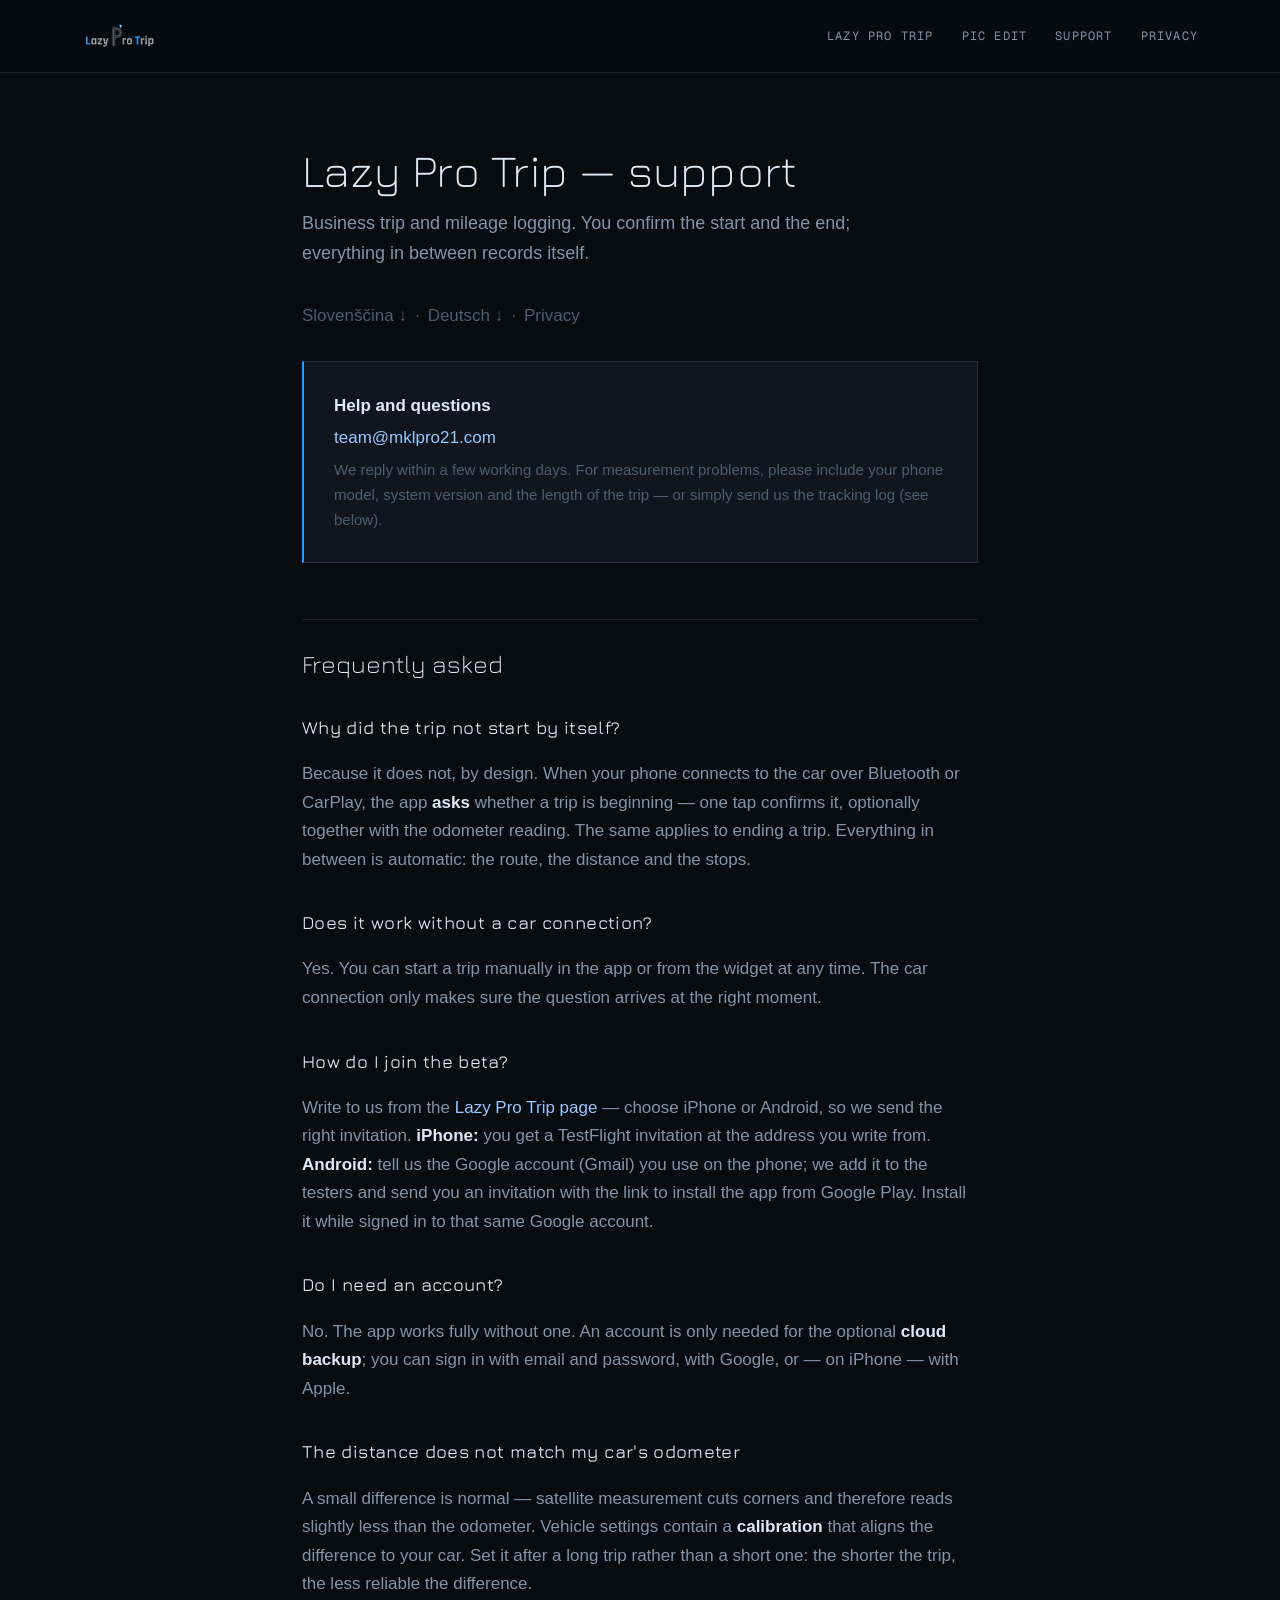
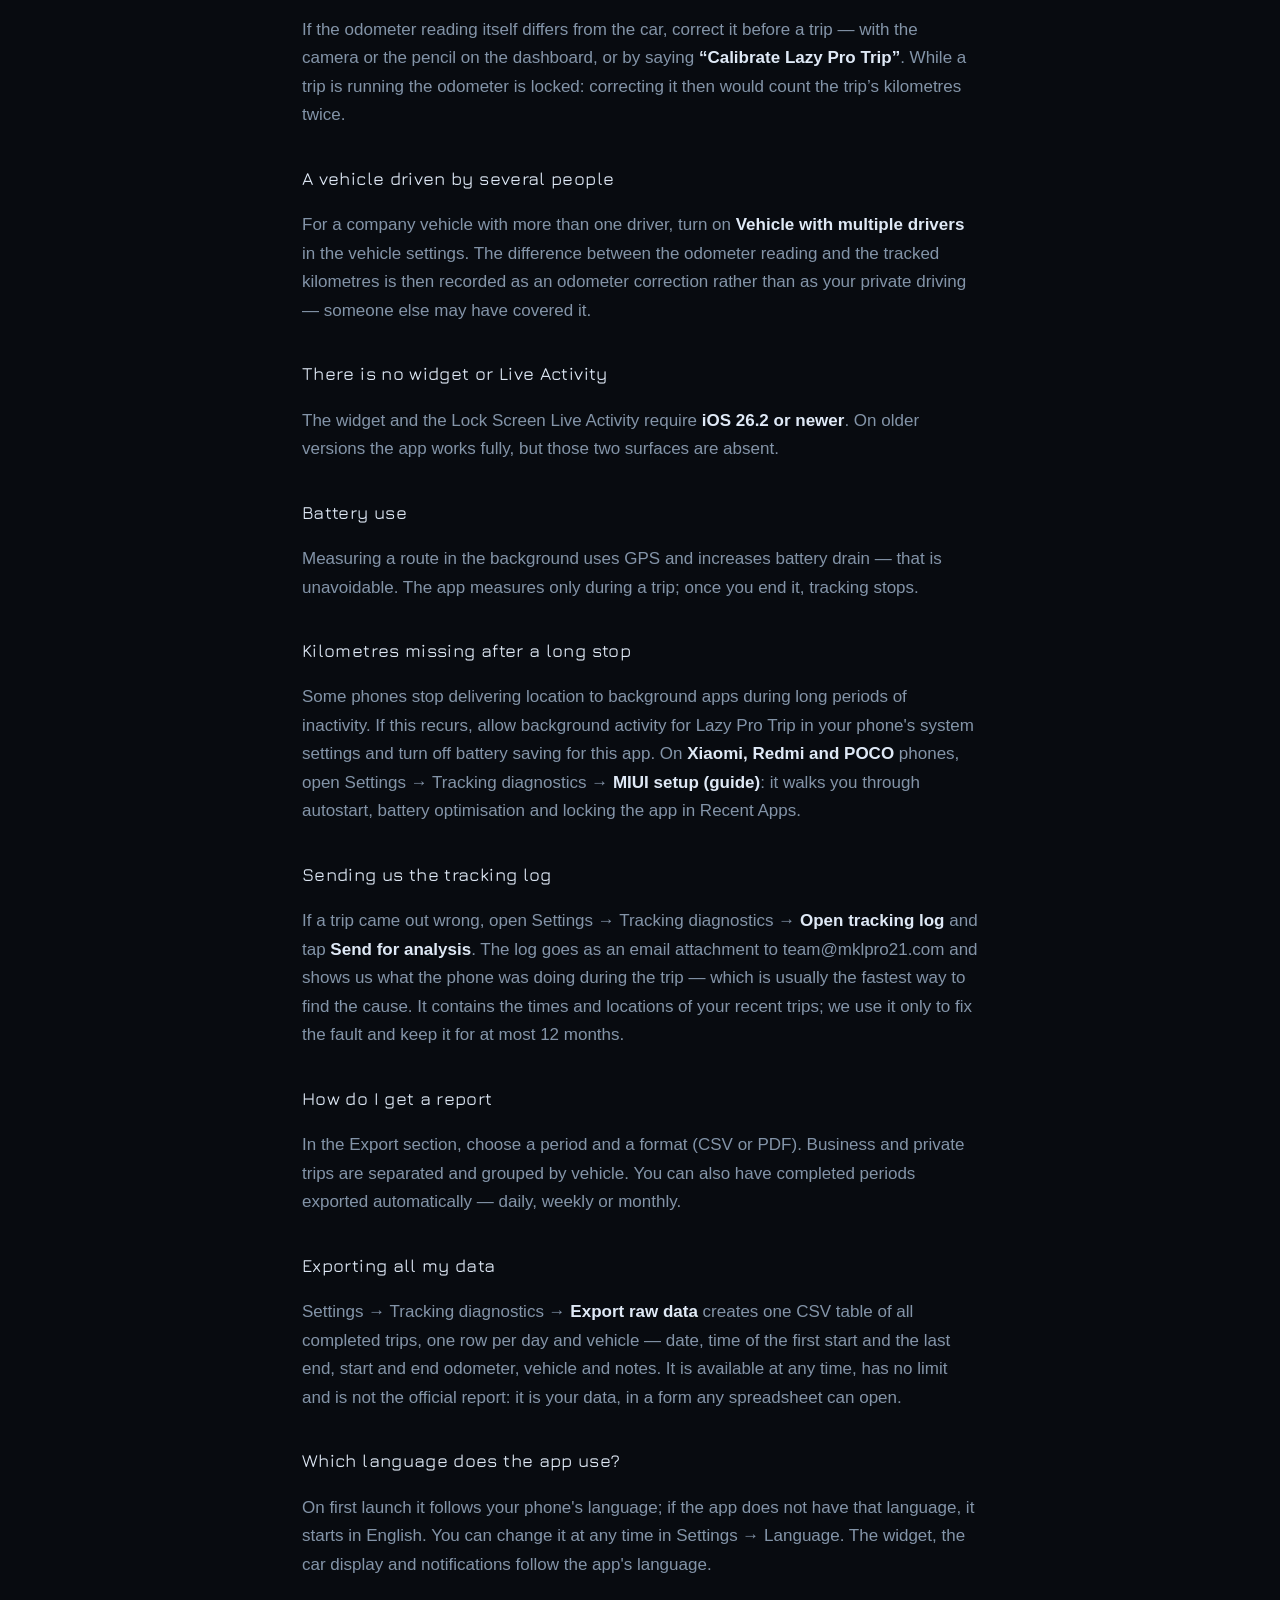
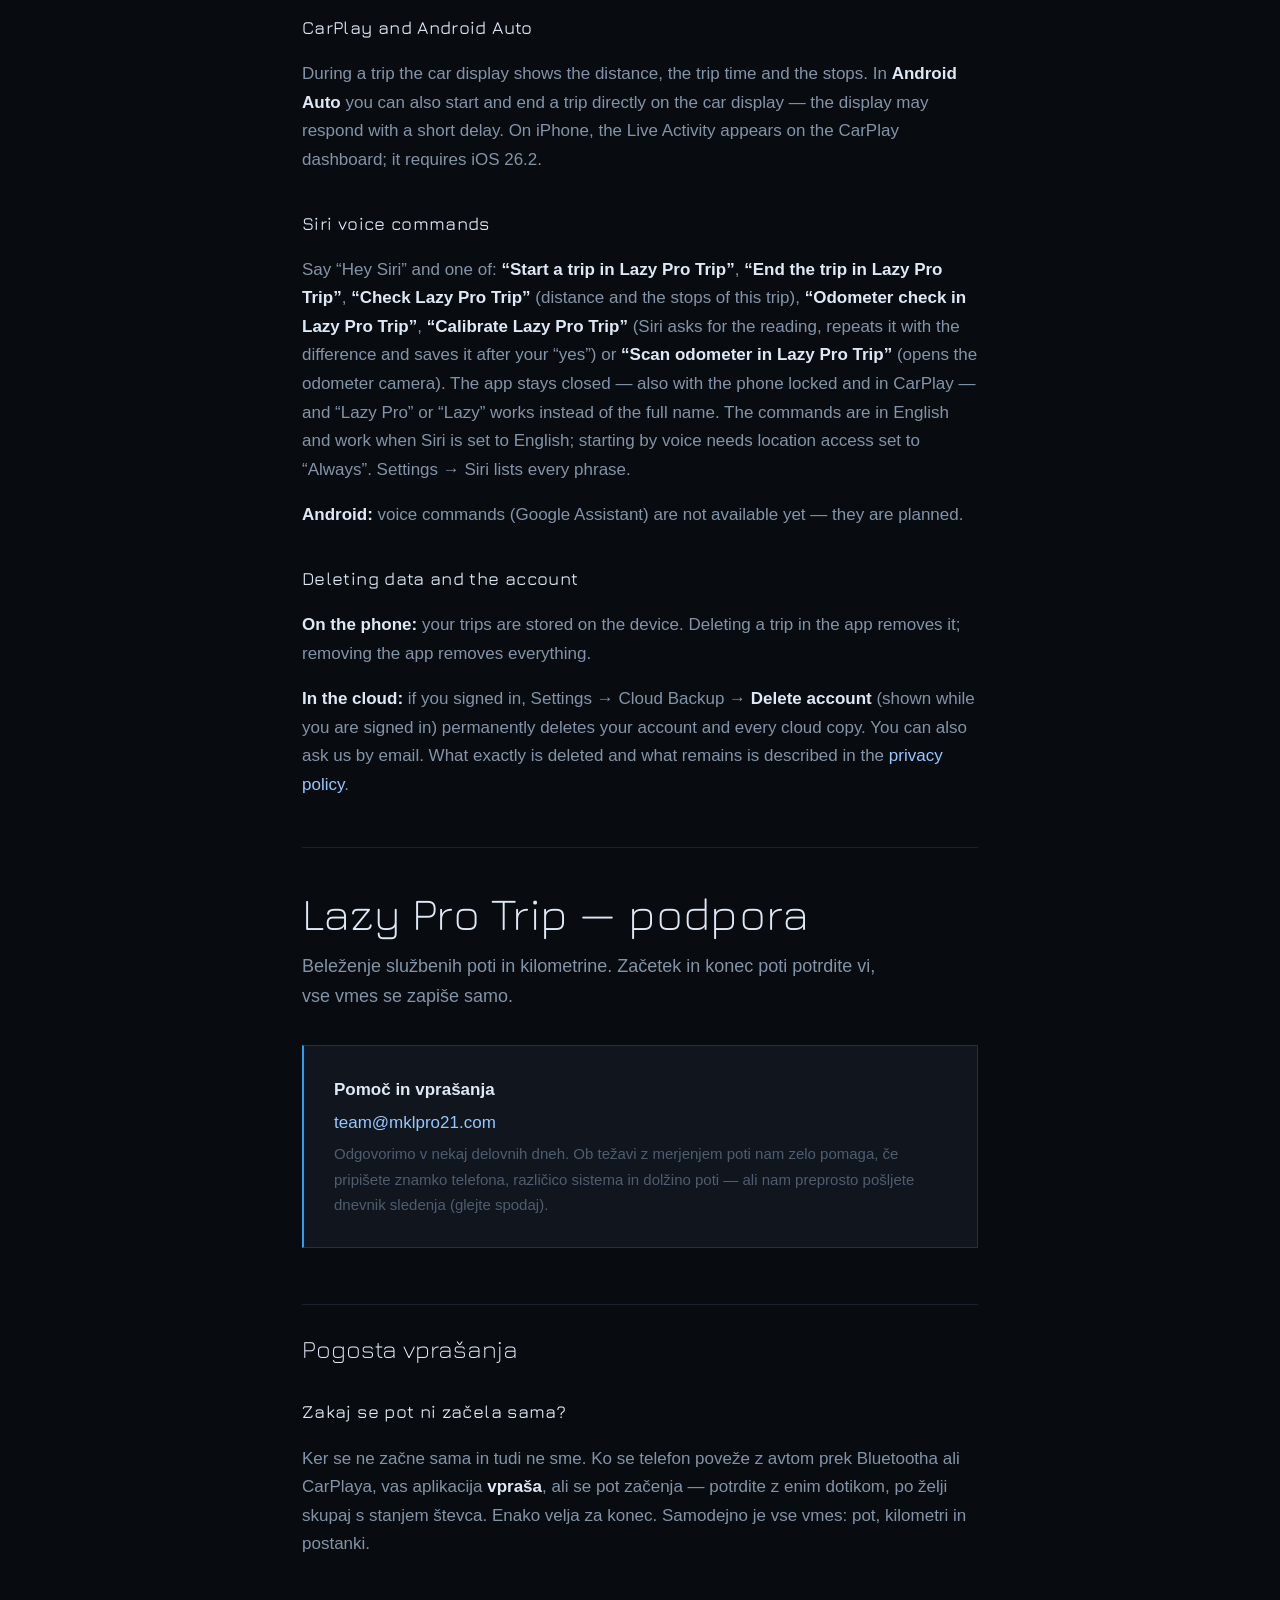
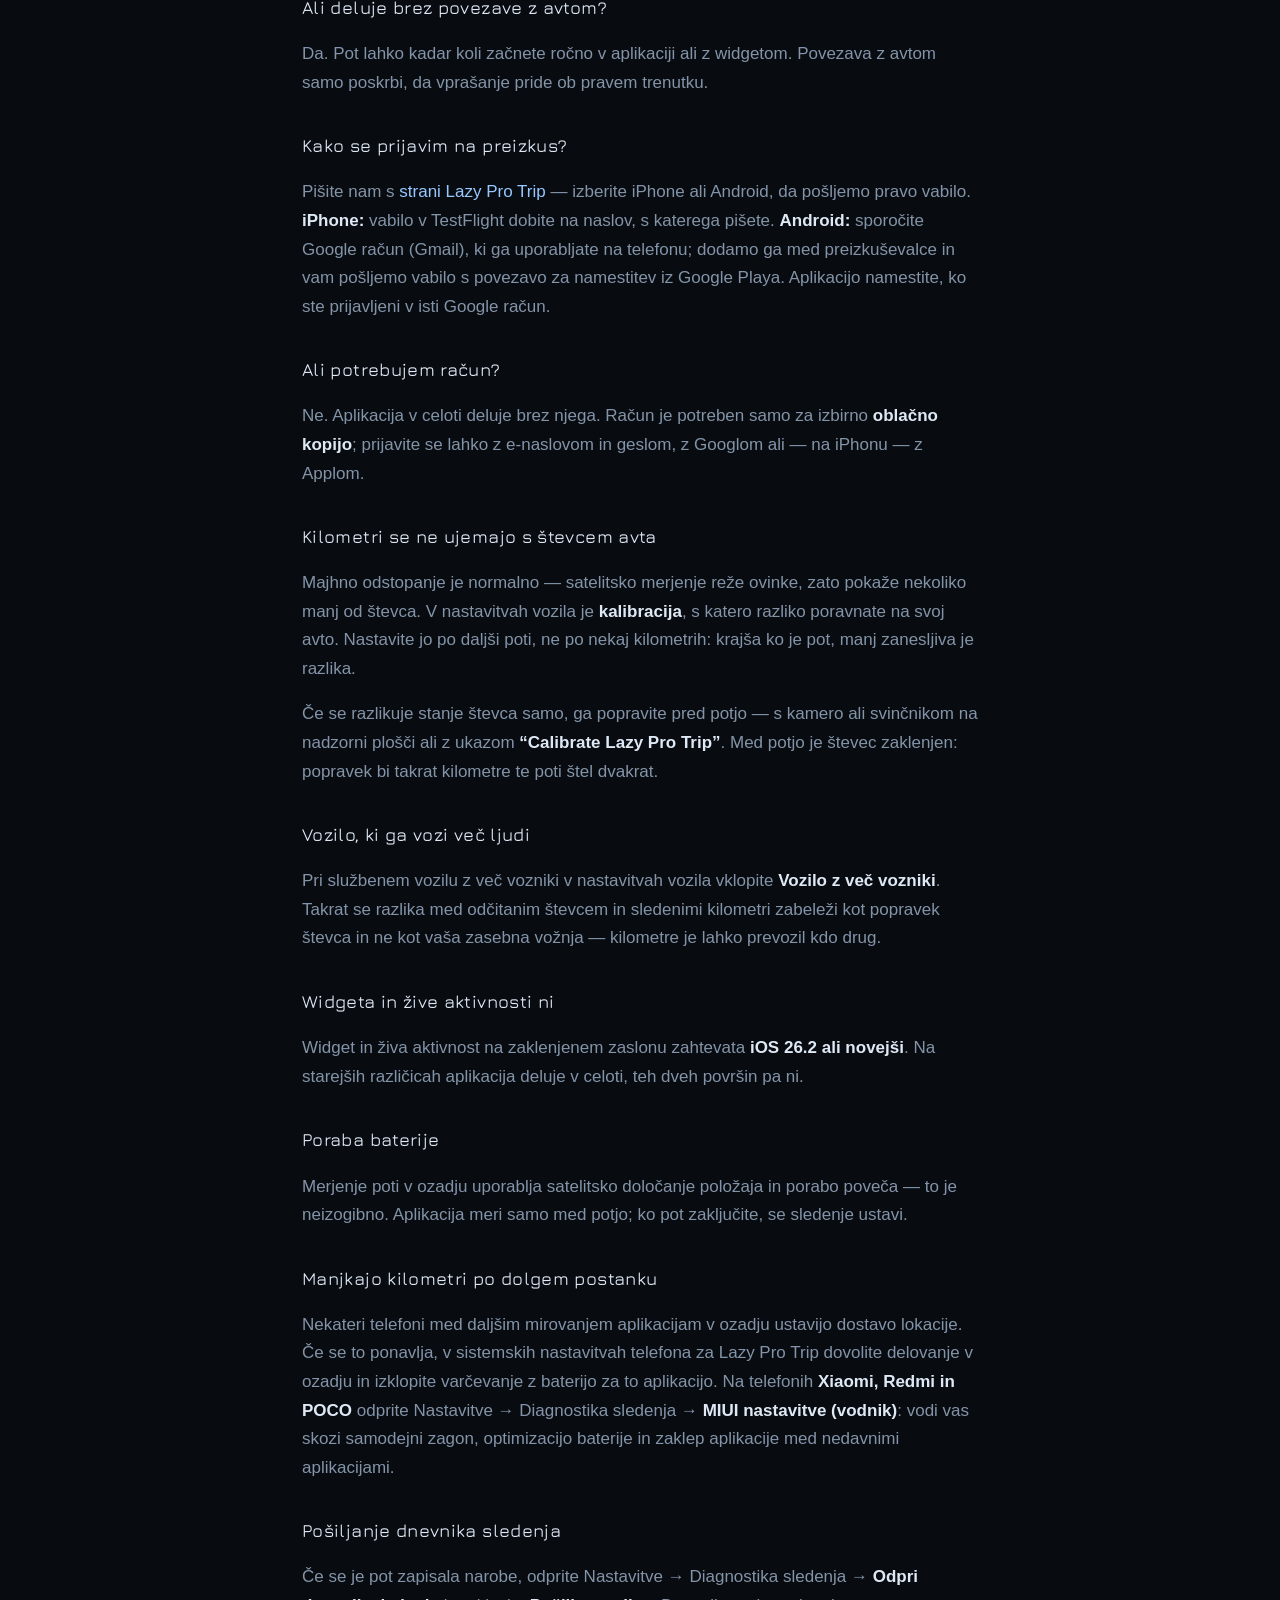
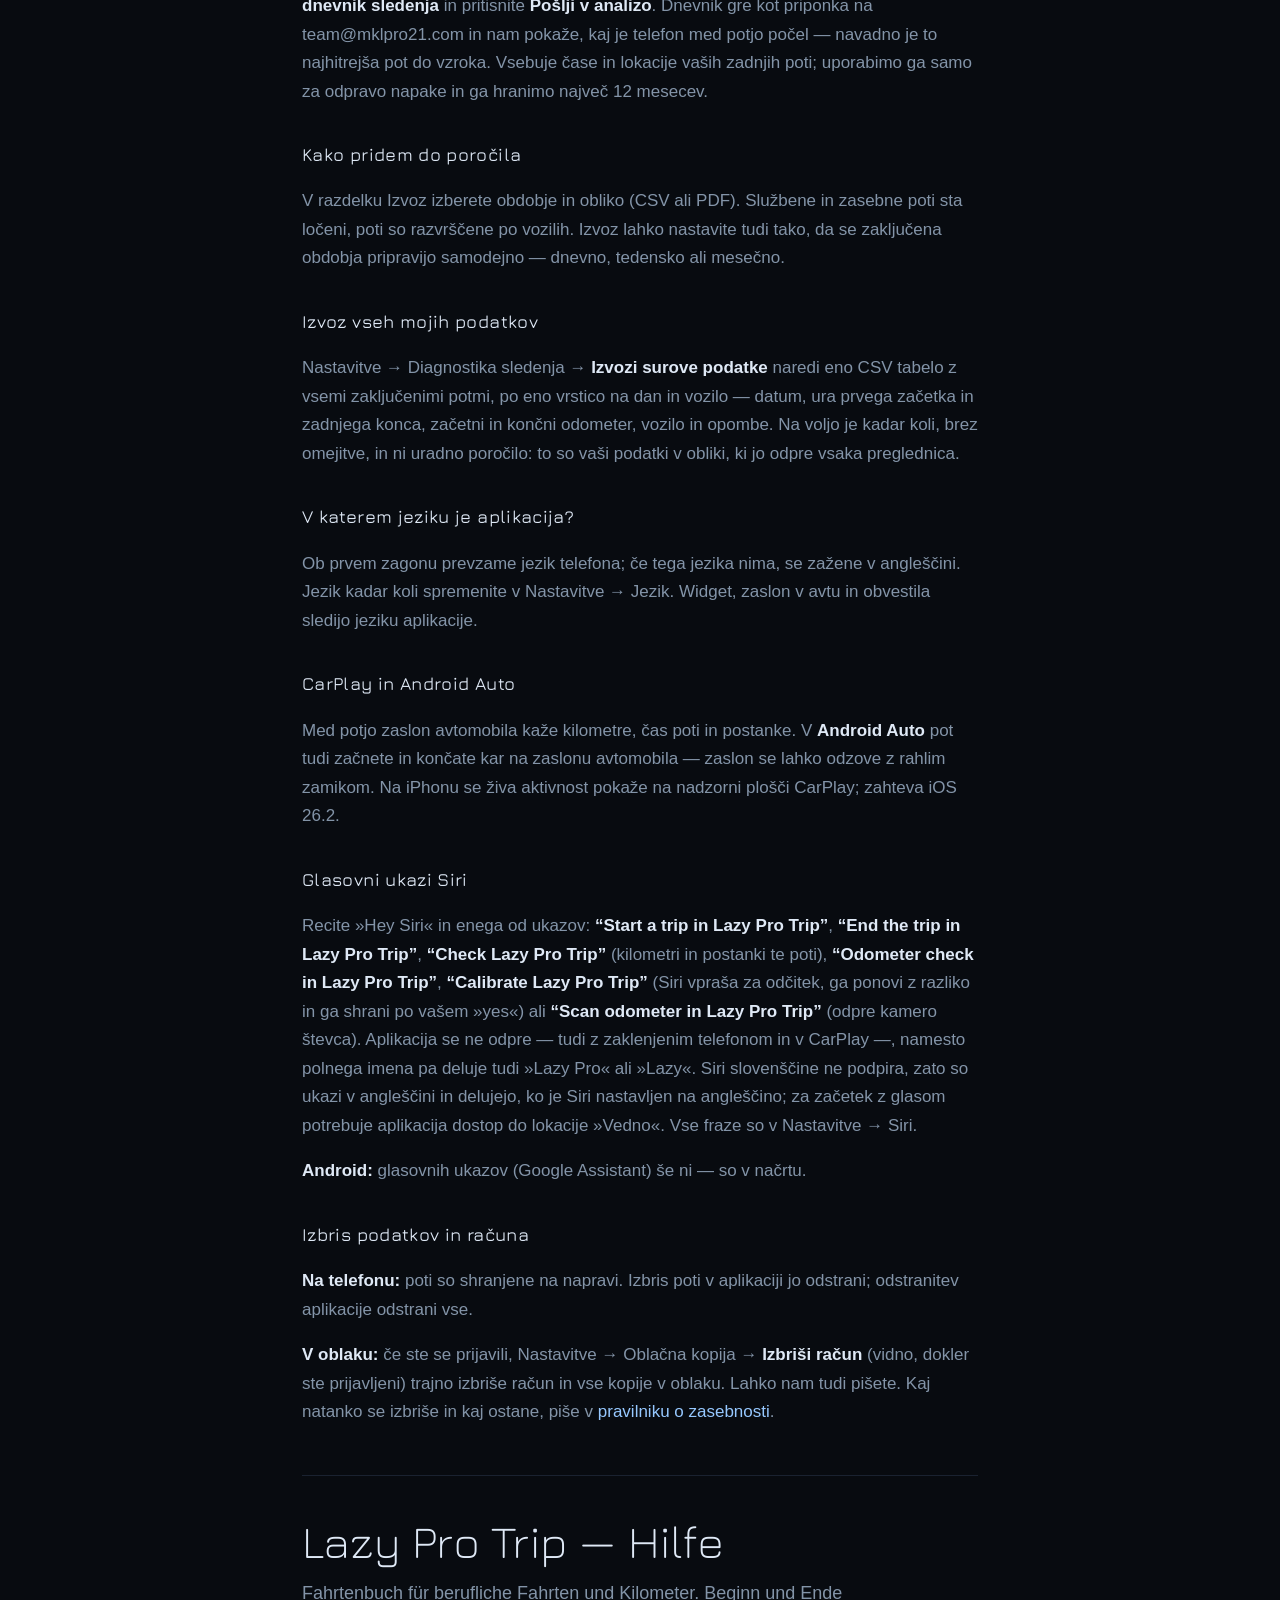
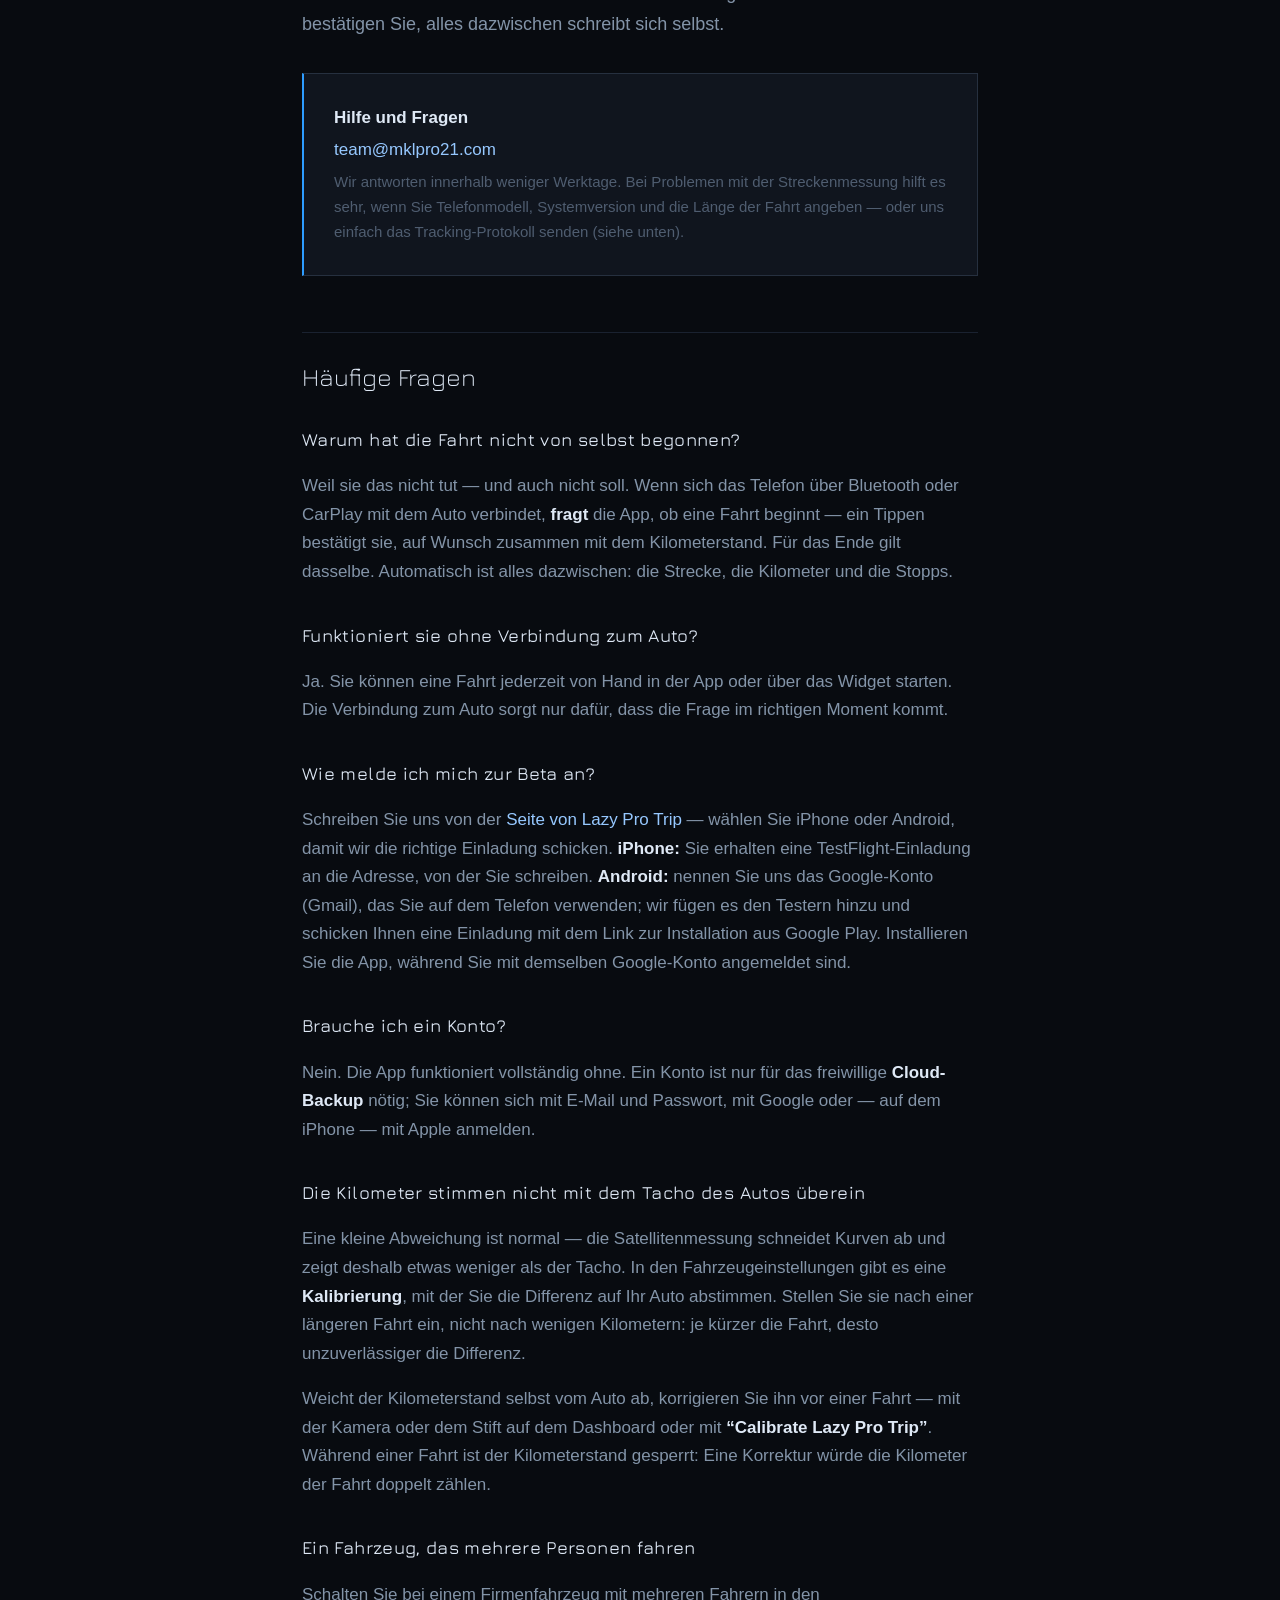
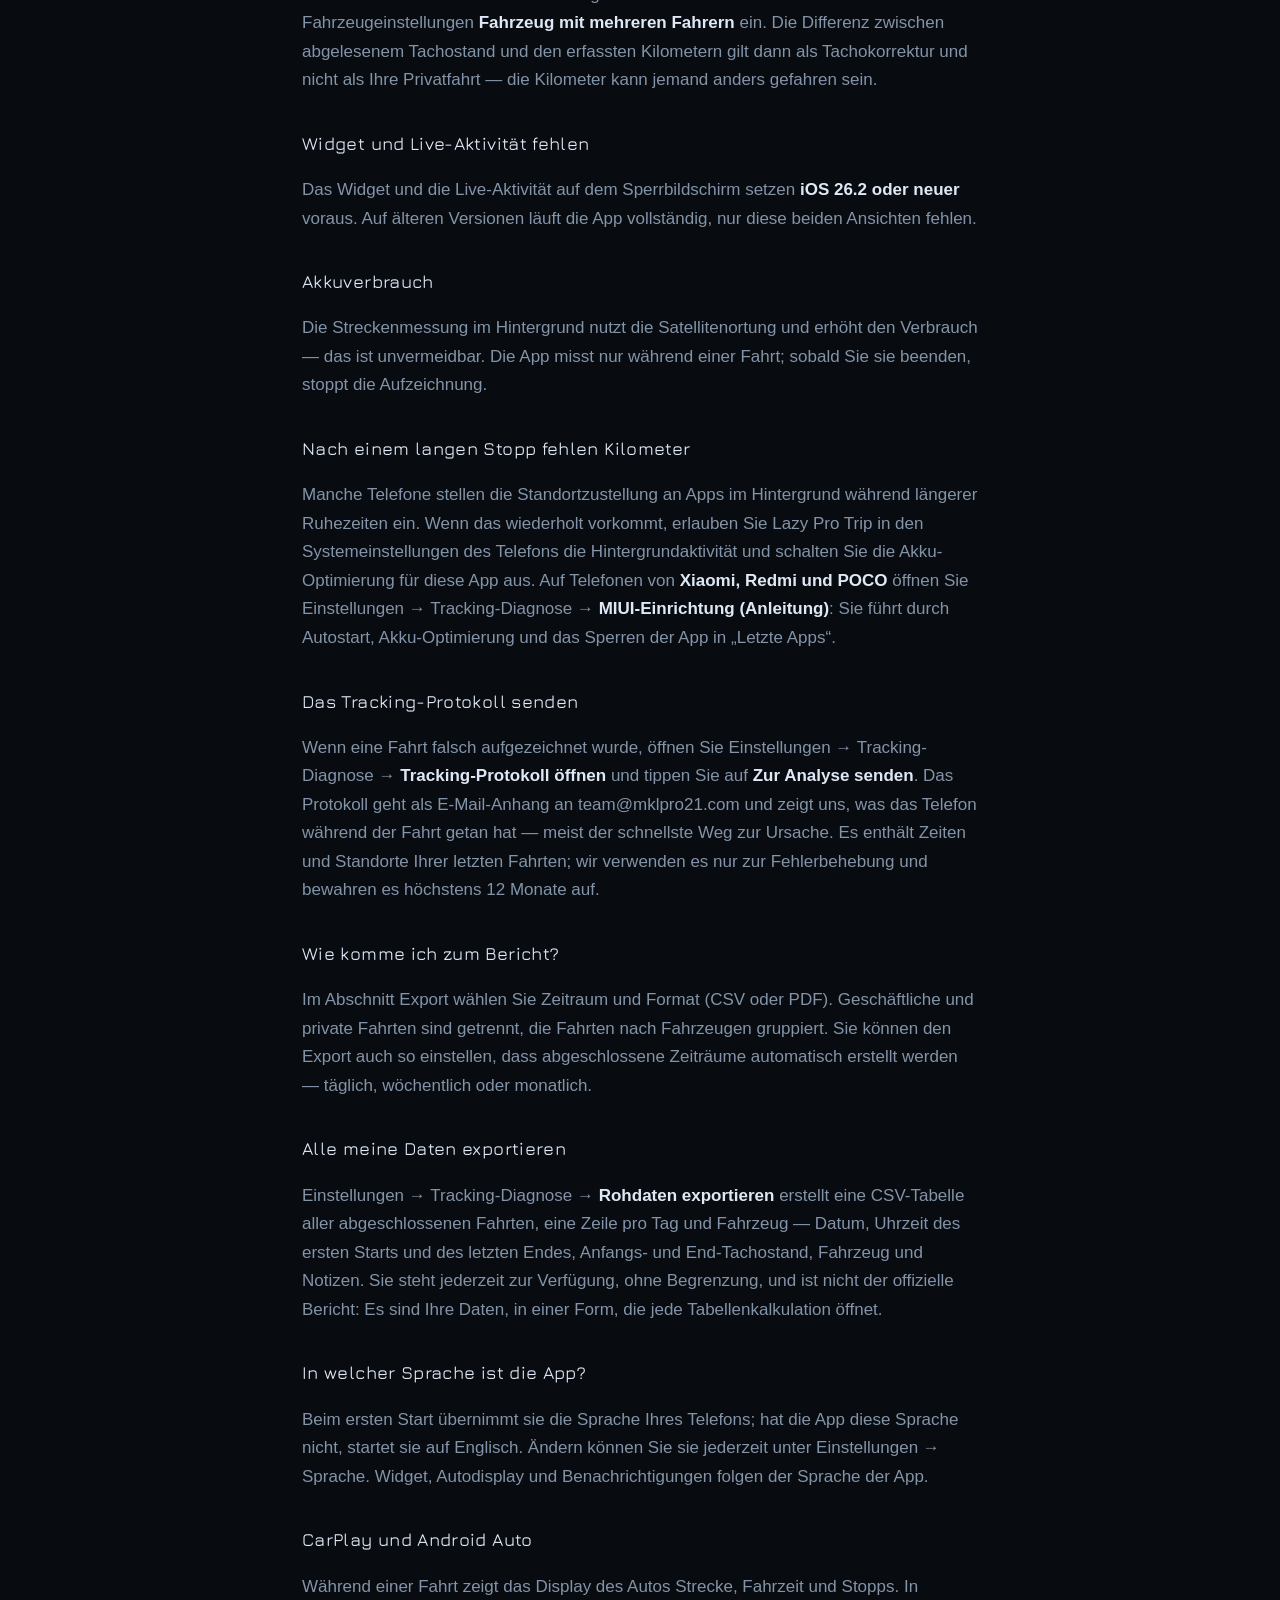
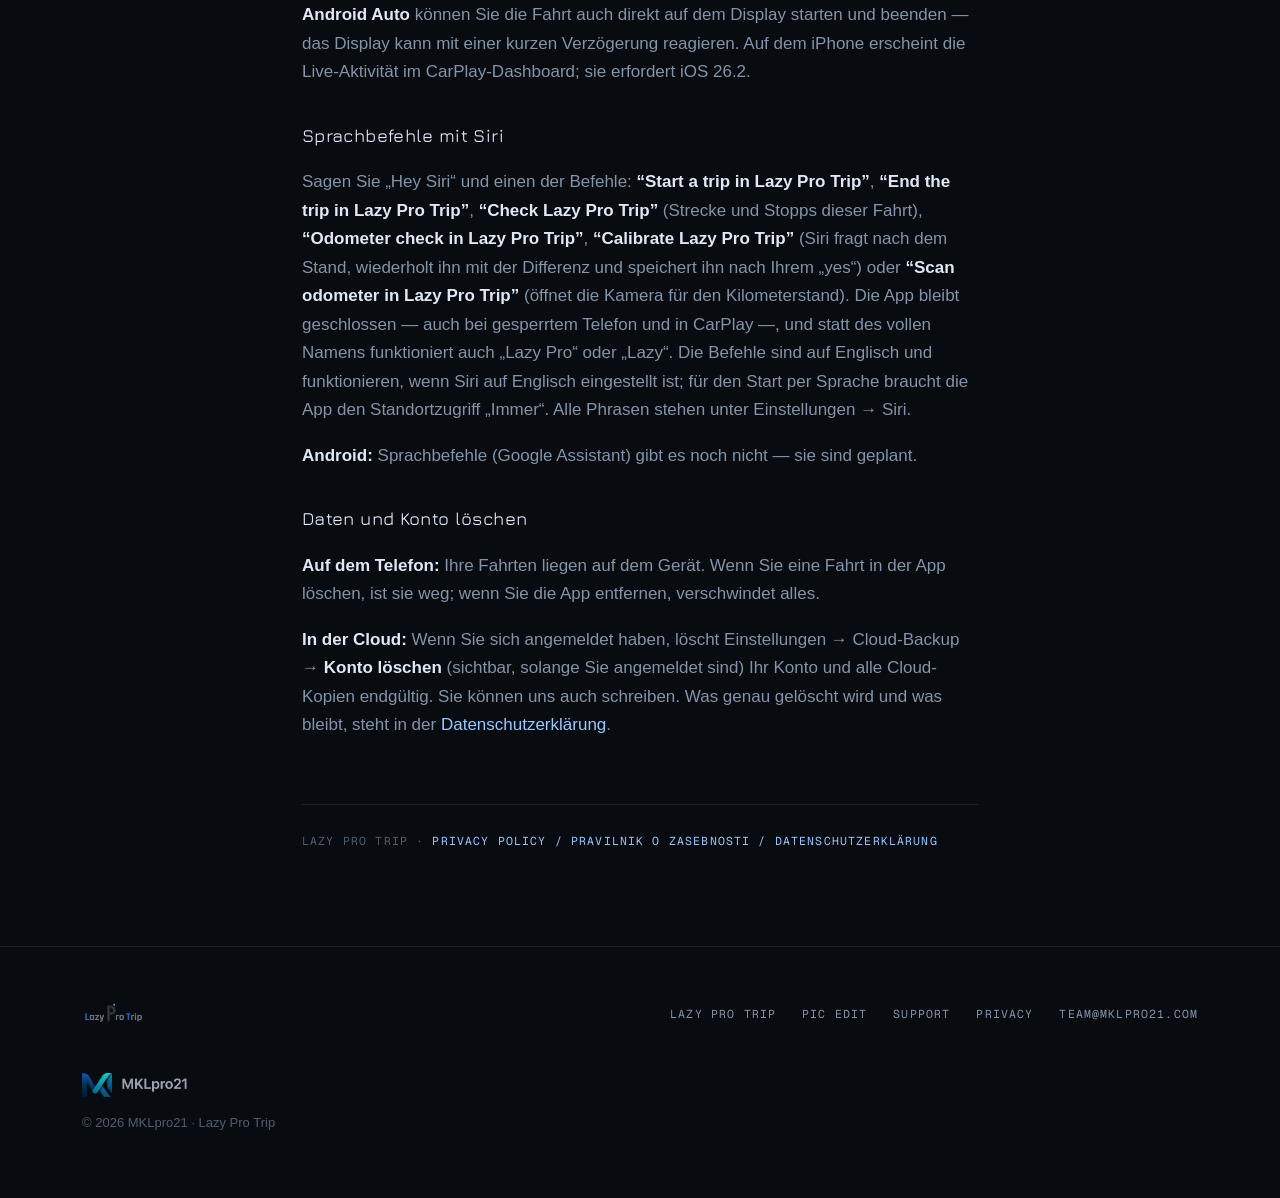
<file: podpora/index.html>
<!DOCTYPE html>
<html lang="en">
<head>
<meta charset="utf-8">
<meta name="viewport" content="width=device-width, initial-scale=1">
<title>Lazy Pro Trip — support / podpora / Hilfe</title>
<meta name="description" content="Frequently asked questions and contact for the Lazy Pro Trip app. English, Slovenščina, Deutsch.">
<link rel="canonical" href="https://mklpro21.com/podpora/">
<link rel="icon" href="/assets/img/favicon-48.png" sizes="48x48">
<link rel="apple-touch-icon" href="/assets/img/icon-lpt-192.png">
<meta name="theme-color" content="#080b10">
<meta property="og:title" content="Lazy Pro Trip — support / podpora / Hilfe">
<meta property="og:url" content="https://mklpro21.com/podpora/">
<meta property="og:image" content="https://mklpro21.com/assets/img/og-lpt.png">
<link rel="stylesheet" href="/assets/css/site.css">
</head>
<body>

<header class="nav">
  <div class="wrap nav-inner">
    <a class="nav-logo" href="/"><img src="/assets/img/logo.png" alt="Lazy Pro Trip"></a>
    <nav class="nav-links">
      <a class="hide-sm" href="/">Lazy Pro Trip</a>
      <a class="hide-sm" href="/pic-edit/">Pic Edit</a>
      <a href="/podpora/">Support</a>
      <a href="/zasebnost/">Privacy</a>
    </nav>
  </div>
</header>

<main class="wrap doc">
<h1 id="en">Lazy Pro Trip — support</h1>
<p class="lede">Business trip and mileage logging. You confirm the start and the end; everything in between records itself.</p>
<div class="lang"><a href="#sl">Slovenščina ↓</a> · <a href="#de">Deutsch ↓</a> · <a href="/zasebnost/">Privacy</a></div>

<div class="contact">
  <p><strong>Help and questions</strong></p>
  <p><a href="mailto:team@mklpro21.com">team@mklpro21.com</a></p>
  <p class="muted">We reply within a few working days. For measurement problems, please include your phone model, system version and the length of the trip — or simply send us the tracking log (see below).</p>
</div>

<h2>Frequently asked</h2>

<h3>Why did the trip not start by itself?</h3>
<p>Because it does not, by design. When your phone connects to the car over Bluetooth or CarPlay, the app <strong>asks</strong> whether a trip is beginning — one tap confirms it, optionally together with the odometer reading. The same applies to ending a trip. Everything in between is automatic: the route, the distance and the stops.</p>

<h3>Does it work without a car connection?</h3>
<p>Yes. You can start a trip manually in the app or from the widget at any time. The car connection only makes sure the question arrives at the right moment.</p>

<h3 id="join-beta">How do I join the beta?</h3>
<p>Write to us from the <a href="/#beta">Lazy Pro Trip page</a> — choose iPhone or Android, so we send the right invitation. <strong>iPhone:</strong> you get a TestFlight invitation at the address you write from. <strong>Android:</strong> tell us the Google account (Gmail) you use on the phone; we add it to the testers and send you an invitation with the link to install the app from Google Play. Install it while signed in to that same Google account.</p>

<h3>Do I need an account?</h3>
<p>No. The app works fully without one. An account is only needed for the optional <strong>cloud backup</strong>; you can sign in with email and password, with Google, or — on iPhone — with Apple.</p>

<h3>The distance does not match my car's odometer</h3>
<p>A small difference is normal — satellite measurement cuts corners and therefore reads slightly less than the odometer. Vehicle settings contain a <strong>calibration</strong> that aligns the difference to your car. Set it after a long trip rather than a short one: the shorter the trip, the less reliable the difference.</p>
<p>If the odometer reading itself differs from the car, correct it before a trip — with the camera or the pencil on the dashboard, or by saying <strong>“Calibrate Lazy Pro Trip”</strong>. While a trip is running the odometer is locked: correcting it then would count the trip’s kilometres twice.</p>

<h3>A vehicle driven by several people</h3>
<p>For a company vehicle with more than one driver, turn on <strong>Vehicle with multiple drivers</strong> in the vehicle settings. The difference between the odometer reading and the tracked kilometres is then recorded as an odometer correction rather than as your private driving — someone else may have covered it.</p>

<h3>There is no widget or Live Activity</h3>
<p>The widget and the Lock Screen Live Activity require <strong>iOS 26.2 or newer</strong>. On older versions the app works fully, but those two surfaces are absent.</p>

<h3>Battery use</h3>
<p>Measuring a route in the background uses GPS and increases battery drain — that is unavoidable. The app measures only during a trip; once you end it, tracking stops.</p>

<h3>Kilometres missing after a long stop</h3>
<p>Some phones stop delivering location to background apps during long periods of inactivity. If this recurs, allow background activity for Lazy Pro Trip in your phone's system settings and turn off battery saving for this app. On <strong>Xiaomi, Redmi and POCO</strong> phones, open Settings → Tracking diagnostics → <strong>MIUI setup (guide)</strong>: it walks you through autostart, battery optimisation and locking the app in Recent Apps.</p>

<h3 id="tracking-log">Sending us the tracking log</h3>
<p>If a trip came out wrong, open Settings → Tracking diagnostics → <strong>Open tracking log</strong> and tap <strong>Send for analysis</strong>. The log goes as an email attachment to team@mklpro21.com and shows us what the phone was doing during the trip — which is usually the fastest way to find the cause. It contains the times and locations of your recent trips; we use it only to fix the fault and keep it for at most 12 months.</p>

<h3>How do I get a report</h3>
<p>In the Export section, choose a period and a format (CSV or PDF). Business and private trips are separated and grouped by vehicle. You can also have completed periods exported automatically — daily, weekly or monthly.</p>

<h3>Exporting all my data</h3>
<p>Settings → Tracking diagnostics → <strong>Export raw data</strong> creates one CSV table of all completed trips, one row per day and vehicle — date, time of the first start and the last end, start and end odometer, vehicle and notes. It is available at any time, has no limit and is not the official report: it is your data, in a form any spreadsheet can open.</p>

<h3>Which language does the app use?</h3>
<p>On first launch it follows your phone's language; if the app does not have that language, it starts in English. You can change it at any time in Settings → Language. The widget, the car display and notifications follow the app's language.</p>

<h3 id="car-display">CarPlay and Android Auto</h3>
<p>During a trip the car display shows the distance, the trip time and the stops. In <strong>Android Auto</strong> you can also start and end a trip directly on the car display — the display may respond with a short delay. On iPhone, the Live Activity appears on the CarPlay dashboard; it requires iOS 26.2.</p>

<h3 id="siri">Siri voice commands</h3>
<p>Say “Hey Siri” and one of: <strong>“Start a trip in Lazy Pro Trip”</strong>, <strong>“End the trip in Lazy Pro Trip”</strong>, <strong>“Check Lazy Pro Trip”</strong> (distance and the stops of this trip), <strong>“Odometer check in Lazy Pro Trip”</strong>, <strong>“Calibrate Lazy Pro Trip”</strong> (Siri asks for the reading, repeats it with the difference and saves it after your “yes”) or <strong>“Scan odometer in Lazy Pro Trip”</strong> (opens the odometer camera). The app stays closed — also with the phone locked and in CarPlay — and “Lazy Pro” or “Lazy” works instead of the full name. The commands are in English and work when Siri is set to English; starting by voice needs location access set to “Always”. Settings → Siri lists every phrase.</p>
<p><strong>Android:</strong> voice commands (Google Assistant) are not available yet — they are planned.</p>

<h3 id="delete-data">Deleting data and the account</h3>
<p><strong>On the phone:</strong> your trips are stored on the device. Deleting a trip in the app removes it; removing the app removes everything.</p>
<p><strong>In the cloud:</strong> if you signed in, Settings → Cloud Backup → <strong>Delete account</strong> (shown while you are signed in) permanently deletes your account and every cloud copy. You can also ask us by email. What exactly is deleted and what remains is described in the <a href="/zasebnost/#delete-account">privacy policy</a>.</p>

<hr id="sl" style="margin:3rem 0 0; border:0; border-top:1px solid var(--line)">

<h1 lang="sl" style="margin-top:2.5rem">Lazy Pro Trip — podpora</h1>
<div lang="sl">
<p class="lede">Beleženje službenih poti in kilometrine. Začetek in konec poti potrdite vi, vse vmes se zapiše samo.</p>

<div class="contact">
  <p><strong>Pomoč in vprašanja</strong></p>
  <p><a href="mailto:team@mklpro21.com">team@mklpro21.com</a></p>
  <p class="muted">Odgovorimo v nekaj delovnih dneh. Ob težavi z merjenjem poti nam zelo pomaga, če pripišete znamko telefona, različico sistema in dolžino poti — ali nam preprosto pošljete dnevnik sledenja (glejte spodaj).</p>
</div>

<h2>Pogosta vprašanja</h2>

<h3>Zakaj se pot ni začela sama?</h3>
<p>Ker se ne začne sama in tudi ne sme. Ko se telefon poveže z avtom prek Bluetootha ali CarPlaya, vas aplikacija <strong>vpraša</strong>, ali se pot začenja — potrdite z enim dotikom, po želji skupaj s stanjem števca. Enako velja za konec. Samodejno je vse vmes: pot, kilometri in postanki.</p>

<h3>Ali deluje brez povezave z avtom?</h3>
<p>Da. Pot lahko kadar koli začnete ročno v aplikaciji ali z widgetom. Povezava z avtom samo poskrbi, da vprašanje pride ob pravem trenutku.</p>

<h3 id="prijava-beta">Kako se prijavim na preizkus?</h3>
<p>Pišite nam s <a href="/sl/#beta">strani Lazy Pro Trip</a> — izberite iPhone ali Android, da pošljemo pravo vabilo. <strong>iPhone:</strong> vabilo v TestFlight dobite na naslov, s katerega pišete. <strong>Android:</strong> sporočite Google račun (Gmail), ki ga uporabljate na telefonu; dodamo ga med preizkuševalce in vam pošljemo vabilo s povezavo za namestitev iz Google Playa. Aplikacijo namestite, ko ste prijavljeni v isti Google račun.</p>

<h3>Ali potrebujem račun?</h3>
<p>Ne. Aplikacija v celoti deluje brez njega. Račun je potreben samo za izbirno <strong>oblačno kopijo</strong>; prijavite se lahko z e-naslovom in geslom, z Googlom ali — na iPhonu — z Applom.</p>

<h3>Kilometri se ne ujemajo s števcem avta</h3>
<p>Majhno odstopanje je normalno — satelitsko merjenje reže ovinke, zato pokaže nekoliko manj od števca. V nastavitvah vozila je <strong>kalibracija</strong>, s katero razliko poravnate na svoj avto. Nastavite jo po daljši poti, ne po nekaj kilometrih: krajša ko je pot, manj zanesljiva je razlika.</p>
<p>Če se razlikuje stanje števca samo, ga popravite pred potjo — s kamero ali svinčnikom na nadzorni plošči ali z ukazom <strong>“Calibrate Lazy Pro Trip”</strong>. Med potjo je števec zaklenjen: popravek bi takrat kilometre te poti štel dvakrat.</p>

<h3>Vozilo, ki ga vozi več ljudi</h3>
<p>Pri službenem vozilu z več vozniki v nastavitvah vozila vklopite <strong>Vozilo z več vozniki</strong>. Takrat se razlika med odčitanim števcem in sledenimi kilometri zabeleži kot popravek števca in ne kot vaša zasebna vožnja — kilometre je lahko prevozil kdo drug.</p>

<h3>Widgeta in žive aktivnosti ni</h3>
<p>Widget in živa aktivnost na zaklenjenem zaslonu zahtevata <strong>iOS 26.2 ali novejši</strong>. Na starejših različicah aplikacija deluje v celoti, teh dveh površin pa ni.</p>

<h3>Poraba baterije</h3>
<p>Merjenje poti v ozadju uporablja satelitsko določanje položaja in porabo poveča — to je neizogibno. Aplikacija meri samo med potjo; ko pot zaključite, se sledenje ustavi.</p>

<h3>Manjkajo kilometri po dolgem postanku</h3>
<p>Nekateri telefoni med daljšim mirovanjem aplikacijam v ozadju ustavijo dostavo lokacije. Če se to ponavlja, v sistemskih nastavitvah telefona za Lazy Pro Trip dovolite delovanje v ozadju in izklopite varčevanje z baterijo za to aplikacijo. Na telefonih <strong>Xiaomi, Redmi in POCO</strong> odprite Nastavitve → Diagnostika sledenja → <strong>MIUI nastavitve (vodnik)</strong>: vodi vas skozi samodejni zagon, optimizacijo baterije in zaklep aplikacije med nedavnimi aplikacijami.</p>

<h3 id="dnevnik-sledenja">Pošiljanje dnevnika sledenja</h3>
<p>Če se je pot zapisala narobe, odprite Nastavitve → Diagnostika sledenja → <strong>Odpri dnevnik sledenja</strong> in pritisnite <strong>Pošlji v analizo</strong>. Dnevnik gre kot priponka na team@mklpro21.com in nam pokaže, kaj je telefon med potjo počel — navadno je to najhitrejša pot do vzroka. Vsebuje čase in lokacije vaših zadnjih poti; uporabimo ga samo za odpravo napake in ga hranimo največ 12 mesecev.</p>

<h3>Kako pridem do poročila</h3>
<p>V razdelku Izvoz izberete obdobje in obliko (CSV ali PDF). Službene in zasebne poti sta ločeni, poti so razvrščene po vozilih. Izvoz lahko nastavite tudi tako, da se zaključena obdobja pripravijo samodejno — dnevno, tedensko ali mesečno.</p>

<h3>Izvoz vseh mojih podatkov</h3>
<p>Nastavitve → Diagnostika sledenja → <strong>Izvozi surove podatke</strong> naredi eno CSV tabelo z vsemi zaključenimi potmi, po eno vrstico na dan in vozilo — datum, ura prvega začetka in zadnjega konca, začetni in končni odometer, vozilo in opombe. Na voljo je kadar koli, brez omejitve, in ni uradno poročilo: to so vaši podatki v obliki, ki jo odpre vsaka preglednica.</p>

<h3>V katerem jeziku je aplikacija?</h3>
<p>Ob prvem zagonu prevzame jezik telefona; če tega jezika nima, se zažene v angleščini. Jezik kadar koli spremenite v Nastavitve → Jezik. Widget, zaslon v avtu in obvestila sledijo jeziku aplikacije.</p>

<h3 id="zaslon-avta">CarPlay in Android Auto</h3>
<p>Med potjo zaslon avtomobila kaže kilometre, čas poti in postanke. V <strong>Android Auto</strong> pot tudi začnete in končate kar na zaslonu avtomobila — zaslon se lahko odzove z rahlim zamikom. Na iPhonu se živa aktivnost pokaže na nadzorni plošči CarPlay; zahteva iOS 26.2.</p>

<h3 id="siri-sl">Glasovni ukazi Siri</h3>
<p>Recite »Hey Siri« in enega od ukazov: <strong>“Start a trip in Lazy Pro Trip”</strong>, <strong>“End the trip in Lazy Pro Trip”</strong>, <strong>“Check Lazy Pro Trip”</strong> (kilometri in postanki te poti), <strong>“Odometer check in Lazy Pro Trip”</strong>, <strong>“Calibrate Lazy Pro Trip”</strong> (Siri vpraša za odčitek, ga ponovi z razliko in ga shrani po vašem »yes«) ali <strong>“Scan odometer in Lazy Pro Trip”</strong> (odpre kamero števca). Aplikacija se ne odpre — tudi z zaklenjenim telefonom in v CarPlay —, namesto polnega imena pa deluje tudi »Lazy Pro« ali »Lazy«. Siri slovenščine ne podpira, zato so ukazi v angleščini in delujejo, ko je Siri nastavljen na angleščino; za začetek z glasom potrebuje aplikacija dostop do lokacije »Vedno«. Vse fraze so v Nastavitve → Siri.</p>
<p><strong>Android:</strong> glasovnih ukazov (Google Assistant) še ni — so v načrtu.</p>

<h3 id="izbris-podatkov">Izbris podatkov in računa</h3>
<p><strong>Na telefonu:</strong> poti so shranjene na napravi. Izbris poti v aplikaciji jo odstrani; odstranitev aplikacije odstrani vse.</p>
<p><strong>V oblaku:</strong> če ste se prijavili, Nastavitve → Oblačna kopija → <strong>Izbriši račun</strong> (vidno, dokler ste prijavljeni) trajno izbriše račun in vse kopije v oblaku. Lahko nam tudi pišete. Kaj natanko se izbriše in kaj ostane, piše v <a href="/zasebnost/#izbris-racuna">pravilniku o zasebnosti</a>.</p>
</div>

<hr id="de" style="margin:3rem 0 0; border:0; border-top:1px solid var(--line)">

<h1 lang="de" style="margin-top:2.5rem">Lazy Pro Trip — Hilfe</h1>
<div lang="de">
<p class="lede">Fahrtenbuch für berufliche Fahrten und Kilometer. Beginn und Ende bestätigen Sie, alles dazwischen schreibt sich selbst.</p>

<div class="contact">
  <p><strong>Hilfe und Fragen</strong></p>
  <p><a href="mailto:team@mklpro21.com">team@mklpro21.com</a></p>
  <p class="muted">Wir antworten innerhalb weniger Werktage. Bei Problemen mit der Streckenmessung hilft es sehr, wenn Sie Telefonmodell, Systemversion und die Länge der Fahrt angeben — oder uns einfach das Tracking-Protokoll senden (siehe unten).</p>
</div>

<h2>Häufige Fragen</h2>

<h3>Warum hat die Fahrt nicht von selbst begonnen?</h3>
<p>Weil sie das nicht tut — und auch nicht soll. Wenn sich das Telefon über Bluetooth oder CarPlay mit dem Auto verbindet, <strong>fragt</strong> die App, ob eine Fahrt beginnt — ein Tippen bestätigt sie, auf Wunsch zusammen mit dem Kilometerstand. Für das Ende gilt dasselbe. Automatisch ist alles dazwischen: die Strecke, die Kilometer und die Stopps.</p>

<h3>Funktioniert sie ohne Verbindung zum Auto?</h3>
<p>Ja. Sie können eine Fahrt jederzeit von Hand in der App oder über das Widget starten. Die Verbindung zum Auto sorgt nur dafür, dass die Frage im richtigen Moment kommt.</p>

<h3 id="beta-anmeldung">Wie melde ich mich zur Beta an?</h3>
<p>Schreiben Sie uns von der <a href="/de/#beta">Seite von Lazy Pro Trip</a> — wählen Sie iPhone oder Android, damit wir die richtige Einladung schicken. <strong>iPhone:</strong> Sie erhalten eine TestFlight-Einladung an die Adresse, von der Sie schreiben. <strong>Android:</strong> nennen Sie uns das Google-Konto (Gmail), das Sie auf dem Telefon verwenden; wir fügen es den Testern hinzu und schicken Ihnen eine Einladung mit dem Link zur Installation aus Google Play. Installieren Sie die App, während Sie mit demselben Google-Konto angemeldet sind.</p>

<h3>Brauche ich ein Konto?</h3>
<p>Nein. Die App funktioniert vollständig ohne. Ein Konto ist nur für das freiwillige <strong>Cloud-Backup</strong> nötig; Sie können sich mit E-Mail und Passwort, mit Google oder — auf dem iPhone — mit Apple anmelden.</p>

<h3>Die Kilometer stimmen nicht mit dem Tacho des Autos überein</h3>
<p>Eine kleine Abweichung ist normal — die Satellitenmessung schneidet Kurven ab und zeigt deshalb etwas weniger als der Tacho. In den Fahrzeugeinstellungen gibt es eine <strong>Kalibrierung</strong>, mit der Sie die Differenz auf Ihr Auto abstimmen. Stellen Sie sie nach einer längeren Fahrt ein, nicht nach wenigen Kilometern: je kürzer die Fahrt, desto unzuverlässiger die Differenz.</p>
<p>Weicht der Kilometerstand selbst vom Auto ab, korrigieren Sie ihn vor einer Fahrt — mit der Kamera oder dem Stift auf dem Dashboard oder mit <strong>“Calibrate Lazy Pro Trip”</strong>. Während einer Fahrt ist der Kilometerstand gesperrt: Eine Korrektur würde die Kilometer der Fahrt doppelt zählen.</p>

<h3>Ein Fahrzeug, das mehrere Personen fahren</h3>
<p>Schalten Sie bei einem Firmenfahrzeug mit mehreren Fahrern in den Fahrzeugeinstellungen <strong>Fahrzeug mit mehreren Fahrern</strong> ein. Die Differenz zwischen abgelesenem Tachostand und den erfassten Kilometern gilt dann als Tachokorrektur und nicht als Ihre Privatfahrt — die Kilometer kann jemand anders gefahren sein.</p>

<h3>Widget und Live-Aktivität fehlen</h3>
<p>Das Widget und die Live-Aktivität auf dem Sperrbildschirm setzen <strong>iOS 26.2 oder neuer</strong> voraus. Auf älteren Versionen läuft die App vollständig, nur diese beiden Ansichten fehlen.</p>

<h3>Akkuverbrauch</h3>
<p>Die Streckenmessung im Hintergrund nutzt die Satellitenortung und erhöht den Verbrauch — das ist unvermeidbar. Die App misst nur während einer Fahrt; sobald Sie sie beenden, stoppt die Aufzeichnung.</p>

<h3>Nach einem langen Stopp fehlen Kilometer</h3>
<p>Manche Telefone stellen die Standortzustellung an Apps im Hintergrund während längerer Ruhezeiten ein. Wenn das wiederholt vorkommt, erlauben Sie Lazy Pro Trip in den Systemeinstellungen des Telefons die Hintergrundaktivität und schalten Sie die Akku-Optimierung für diese App aus. Auf Telefonen von <strong>Xiaomi, Redmi und POCO</strong> öffnen Sie Einstellungen → Tracking-Diagnose → <strong>MIUI-Einrichtung (Anleitung)</strong>: Sie führt durch Autostart, Akku-Optimierung und das Sperren der App in „Letzte Apps“.</p>

<h3 id="tracking-protokoll">Das Tracking-Protokoll senden</h3>
<p>Wenn eine Fahrt falsch aufgezeichnet wurde, öffnen Sie Einstellungen → Tracking-Diagnose → <strong>Tracking-Protokoll öffnen</strong> und tippen Sie auf <strong>Zur Analyse senden</strong>. Das Protokoll geht als E-Mail-Anhang an team@mklpro21.com und zeigt uns, was das Telefon während der Fahrt getan hat — meist der schnellste Weg zur Ursache. Es enthält Zeiten und Standorte Ihrer letzten Fahrten; wir verwenden es nur zur Fehlerbehebung und bewahren es höchstens 12 Monate auf.</p>

<h3>Wie komme ich zum Bericht?</h3>
<p>Im Abschnitt Export wählen Sie Zeitraum und Format (CSV oder PDF). Geschäftliche und private Fahrten sind getrennt, die Fahrten nach Fahrzeugen gruppiert. Sie können den Export auch so einstellen, dass abgeschlossene Zeiträume automatisch erstellt werden — täglich, wöchentlich oder monatlich.</p>

<h3>Alle meine Daten exportieren</h3>
<p>Einstellungen → Tracking-Diagnose → <strong>Rohdaten exportieren</strong> erstellt eine CSV-Tabelle aller abgeschlossenen Fahrten, eine Zeile pro Tag und Fahrzeug — Datum, Uhrzeit des ersten Starts und des letzten Endes, Anfangs- und End-Tachostand, Fahrzeug und Notizen. Sie steht jederzeit zur Verfügung, ohne Begrenzung, und ist nicht der offizielle Bericht: Es sind Ihre Daten, in einer Form, die jede Tabellenkalkulation öffnet.</p>

<h3>In welcher Sprache ist die App?</h3>
<p>Beim ersten Start übernimmt sie die Sprache Ihres Telefons; hat die App diese Sprache nicht, startet sie auf Englisch. Ändern können Sie sie jederzeit unter Einstellungen → Sprache. Widget, Autodisplay und Benachrichtigungen folgen der Sprache der App.</p>

<h3 id="auto-display">CarPlay und Android Auto</h3>
<p>Während einer Fahrt zeigt das Display des Autos Strecke, Fahrzeit und Stopps. In <strong>Android Auto</strong> können Sie die Fahrt auch direkt auf dem Display starten und beenden — das Display kann mit einer kurzen Verzögerung reagieren. Auf dem iPhone erscheint die Live-Aktivität im CarPlay-Dashboard; sie erfordert iOS 26.2.</p>

<h3 id="siri-de">Sprachbefehle mit Siri</h3>
<p>Sagen Sie „Hey Siri“ und einen der Befehle: <strong>“Start a trip in Lazy Pro Trip”</strong>, <strong>“End the trip in Lazy Pro Trip”</strong>, <strong>“Check Lazy Pro Trip”</strong> (Strecke und Stopps dieser Fahrt), <strong>“Odometer check in Lazy Pro Trip”</strong>, <strong>“Calibrate Lazy Pro Trip”</strong> (Siri fragt nach dem Stand, wiederholt ihn mit der Differenz und speichert ihn nach Ihrem „yes“) oder <strong>“Scan odometer in Lazy Pro Trip”</strong> (öffnet die Kamera für den Kilometerstand). Die App bleibt geschlossen — auch bei gesperrtem Telefon und in CarPlay —, und statt des vollen Namens funktioniert auch „Lazy Pro“ oder „Lazy“. Die Befehle sind auf Englisch und funktionieren, wenn Siri auf Englisch eingestellt ist; für den Start per Sprache braucht die App den Standortzugriff „Immer“. Alle Phrasen stehen unter Einstellungen → Siri.</p>
<p><strong>Android:</strong> Sprachbefehle (Google Assistant) gibt es noch nicht — sie sind geplant.</p>

<h3 id="daten-loeschen">Daten und Konto löschen</h3>
<p><strong>Auf dem Telefon:</strong> Ihre Fahrten liegen auf dem Gerät. Wenn Sie eine Fahrt in der App löschen, ist sie weg; wenn Sie die App entfernen, verschwindet alles.</p>
<p><strong>In der Cloud:</strong> Wenn Sie sich angemeldet haben, löscht Einstellungen → Cloud-Backup → <strong>Konto löschen</strong> (sichtbar, solange Sie angemeldet sind) Ihr Konto und alle Cloud-Kopien endgültig. Sie können uns auch schreiben. Was genau gelöscht wird und was bleibt, steht in der <a href="/zasebnost/#konto-loeschen">Datenschutzerklärung</a>.</p>
</div>

<footer>Lazy Pro Trip · <a href="/zasebnost/">Privacy Policy / Pravilnik o zasebnosti / Datenschutzerklärung</a></footer>
</main>

<footer class="footer">
  <div class="wrap footer-inner">
    <img src="/assets/img/logo.png" alt="Lazy Pro Trip">
    <div class="footer-links">
      <a href="/">Lazy Pro Trip</a>
      <a href="/pic-edit/">Pic Edit</a>
      <a href="/podpora/">Support</a>
      <a href="/zasebnost/">Privacy</a>
      <a href="mailto:team@mklpro21.com">team@mklpro21.com</a>
    </div>
    <div class="maker">
      <img class="maker-mark" src="/assets/img/mklpro21-mark.png" alt="" width="160" height="128">
      <img class="maker-word" src="/assets/img/mklpro21-wordmark.png" alt="MKLpro21" width="440" height="95">
    </div>
    <p class="fine-print">© 2026 MKLpro21 · Lazy Pro Trip</p>
  </div>
</footer>

</body>
</html>
</file>
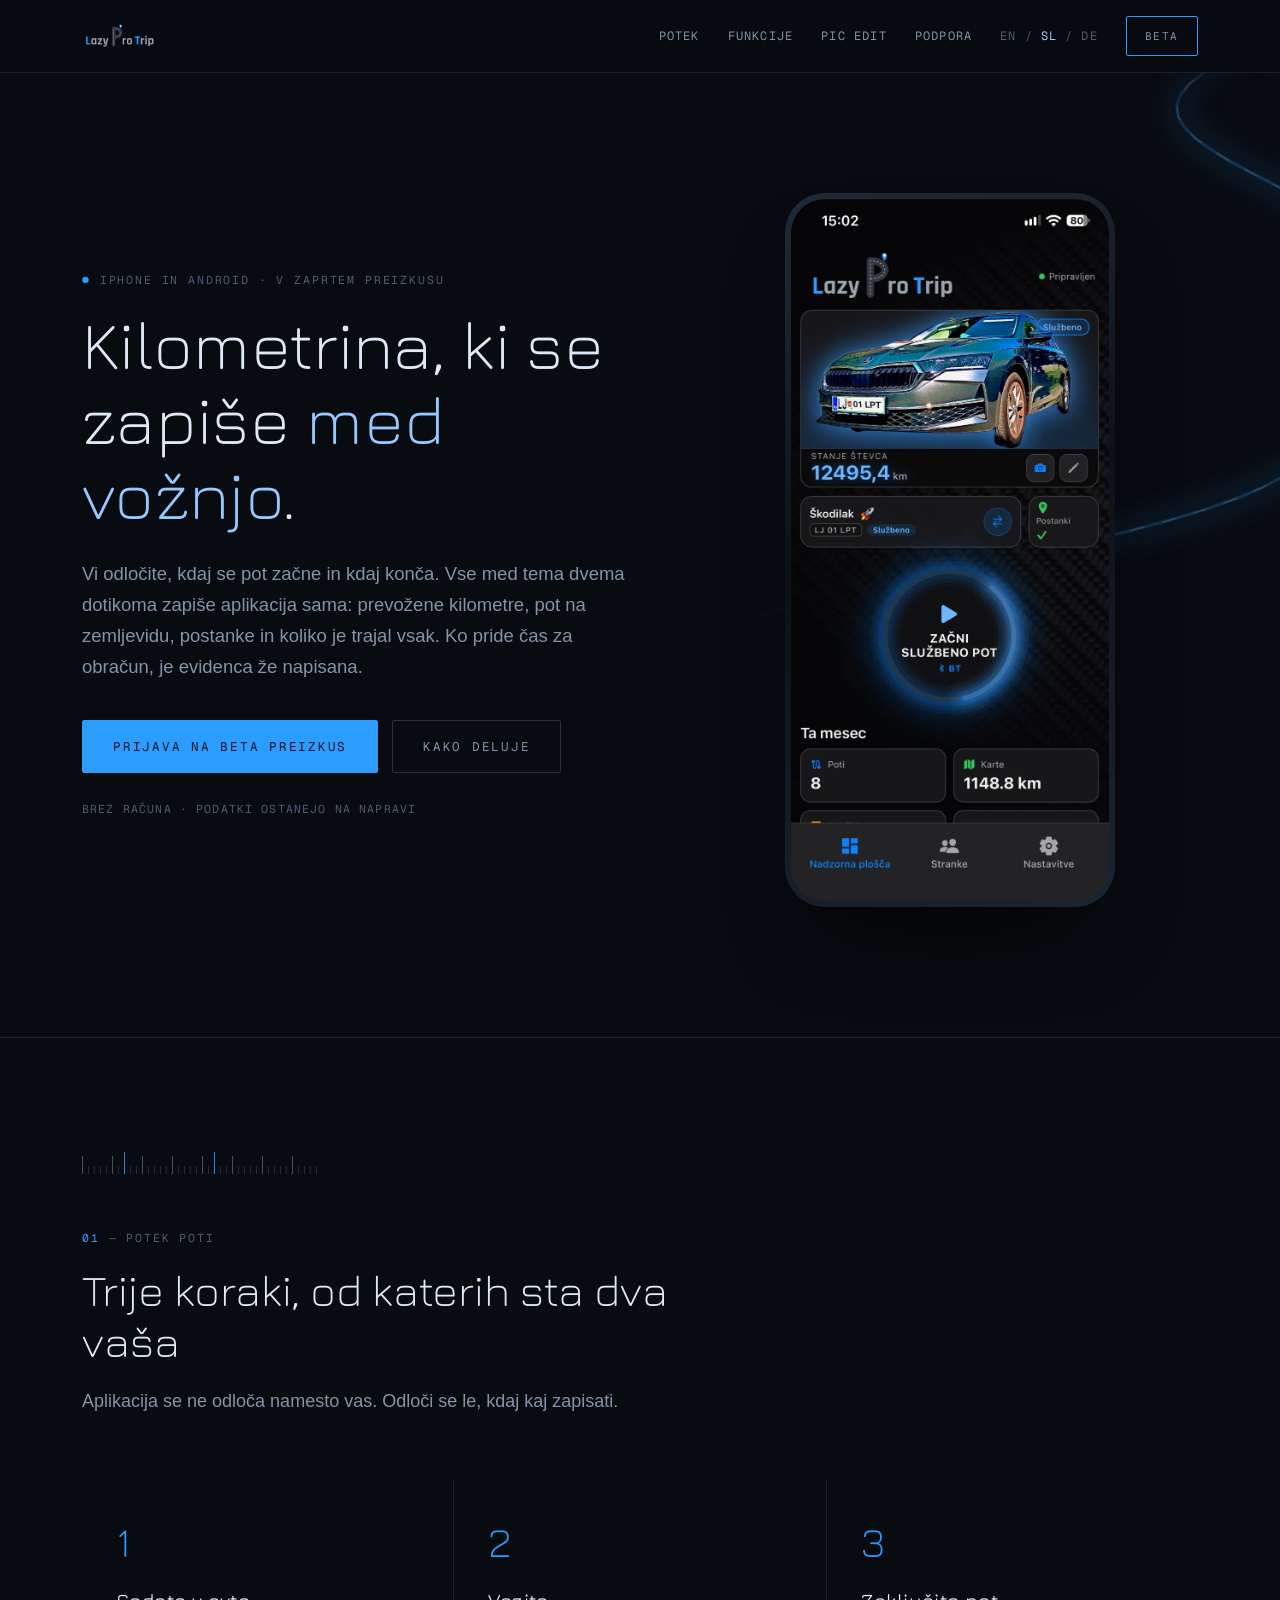
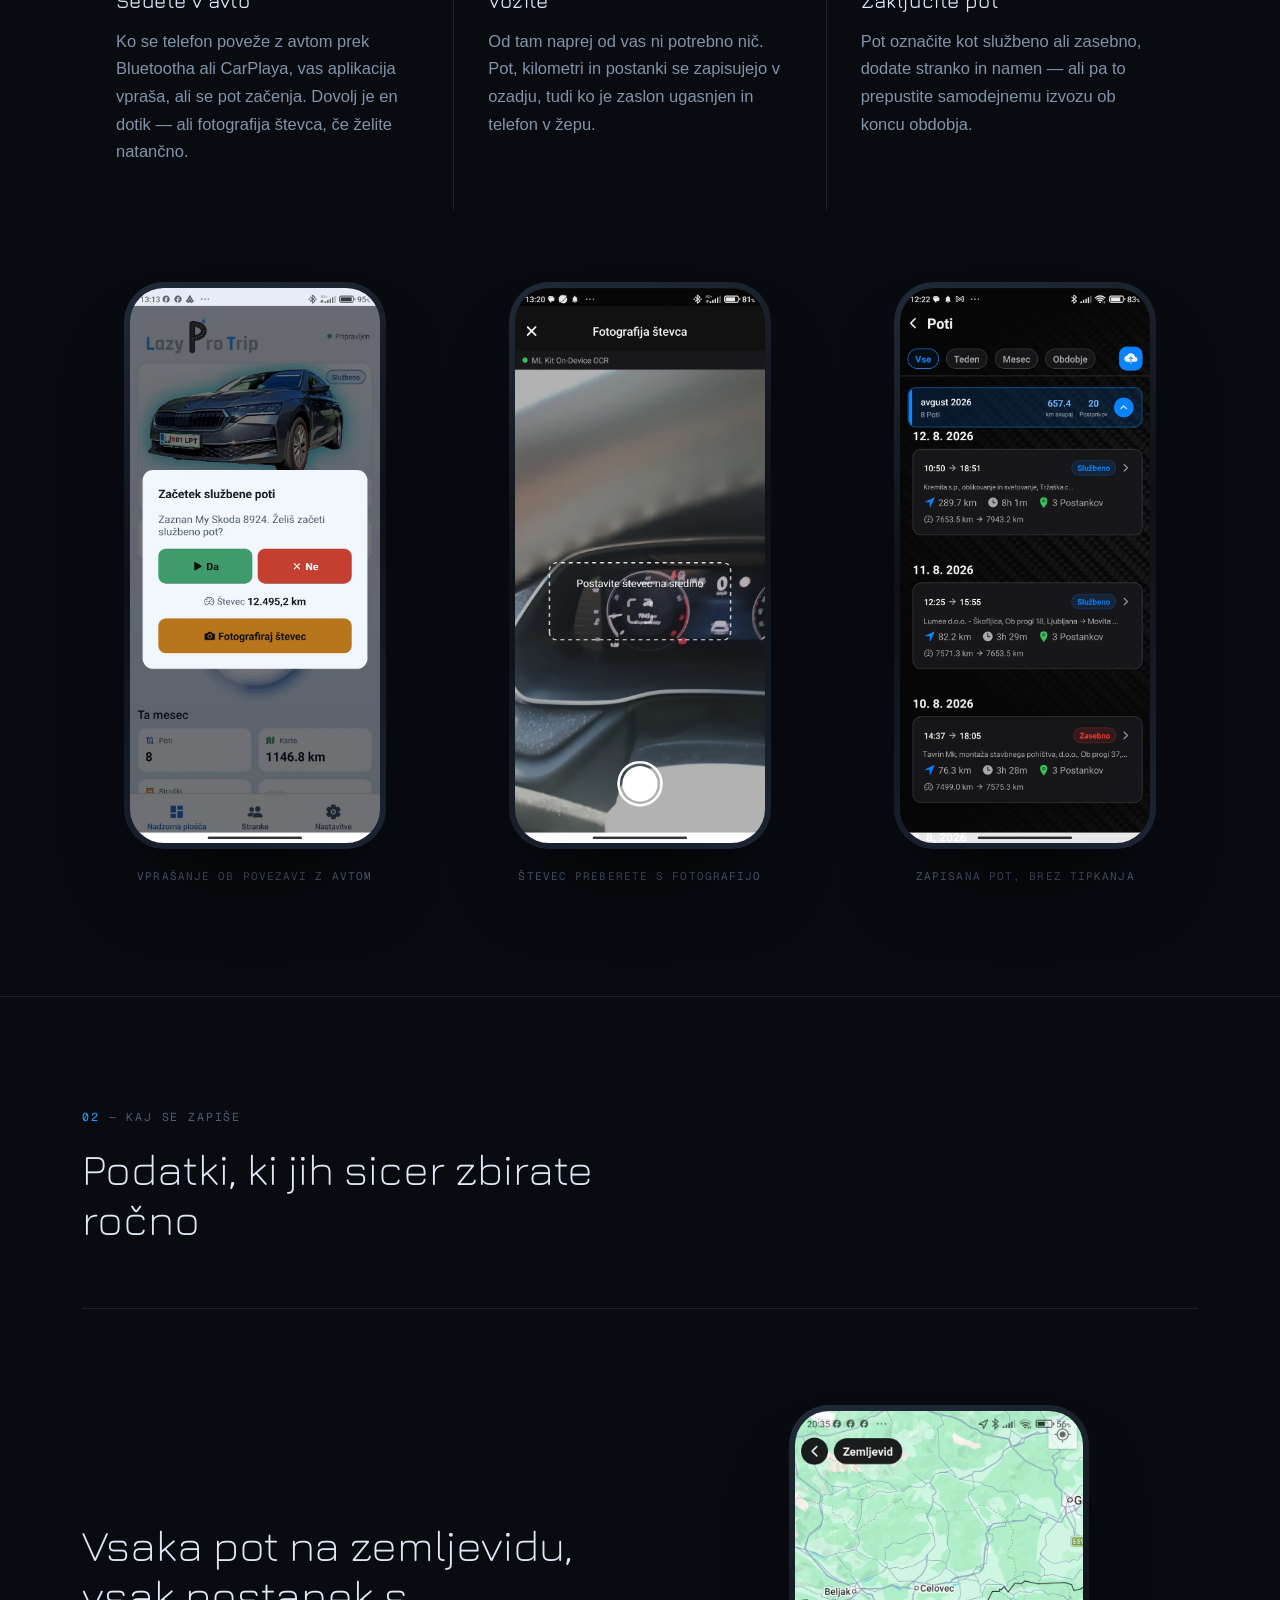
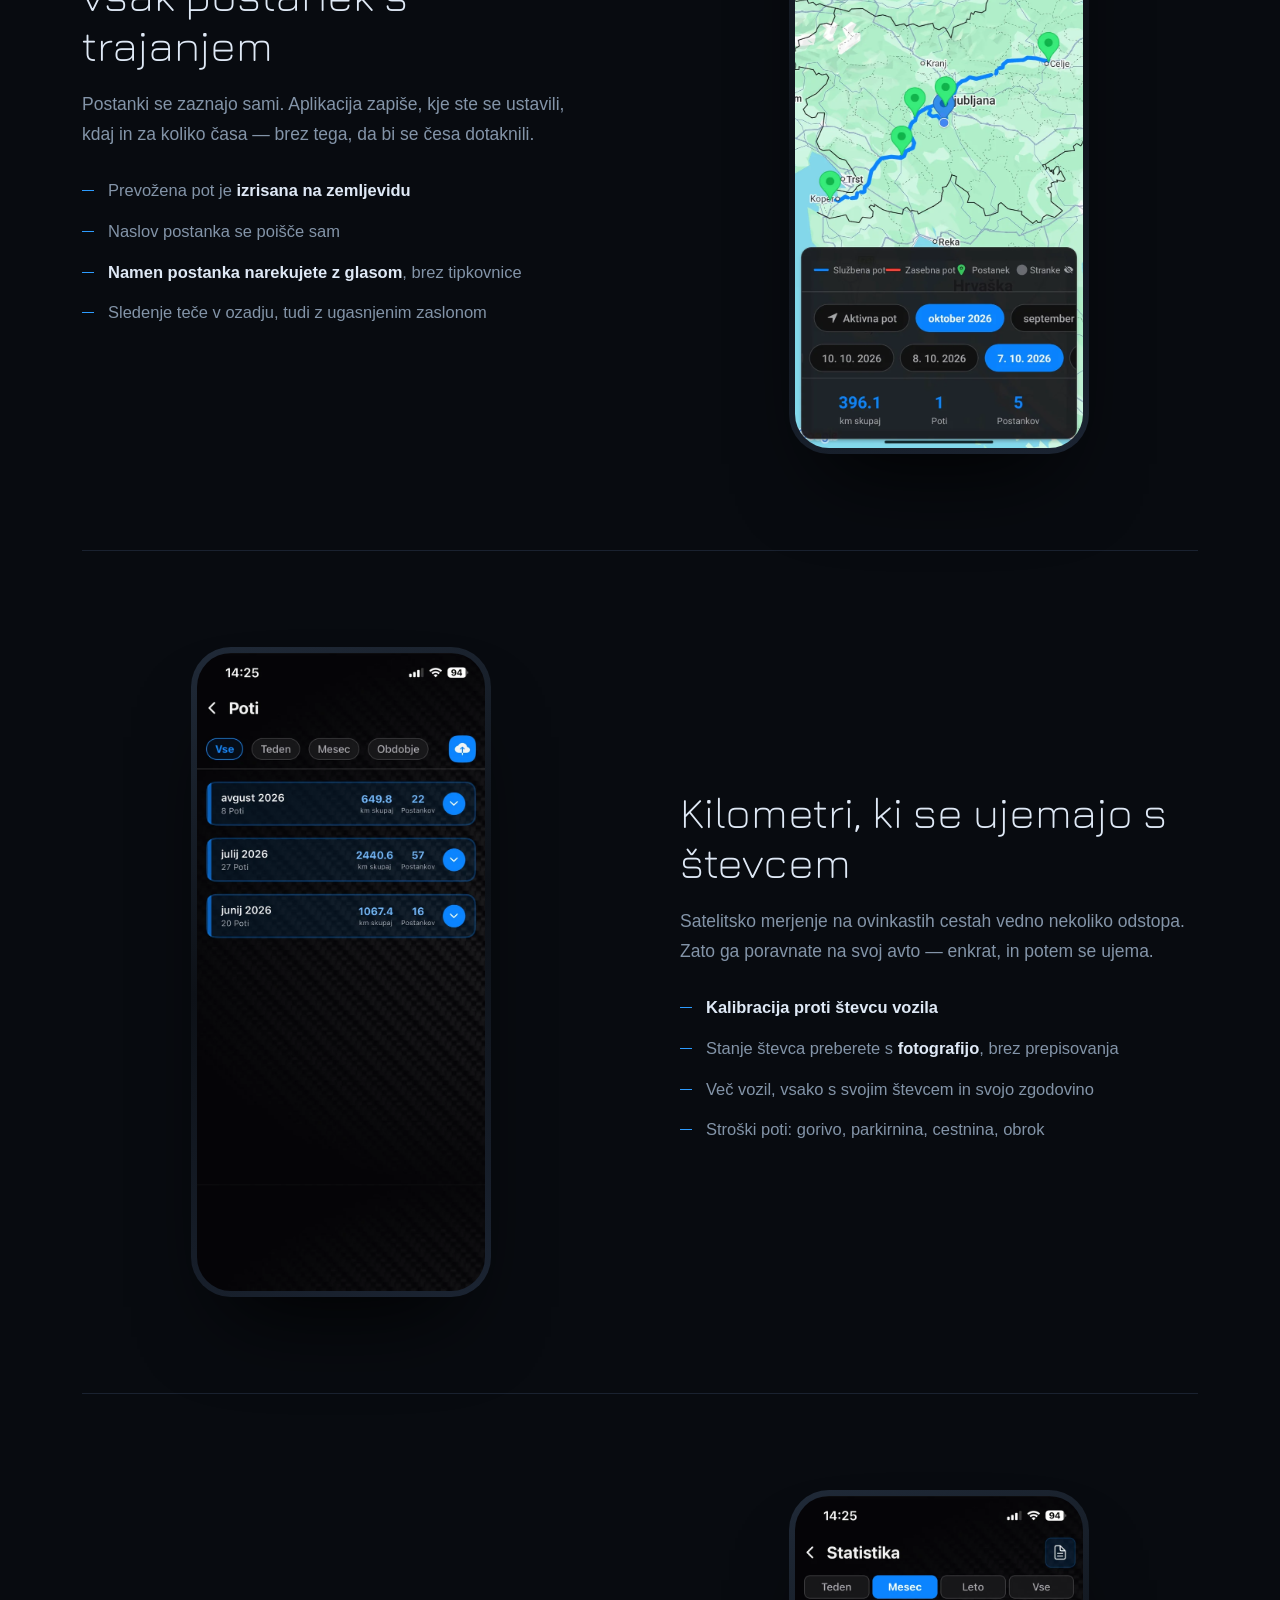
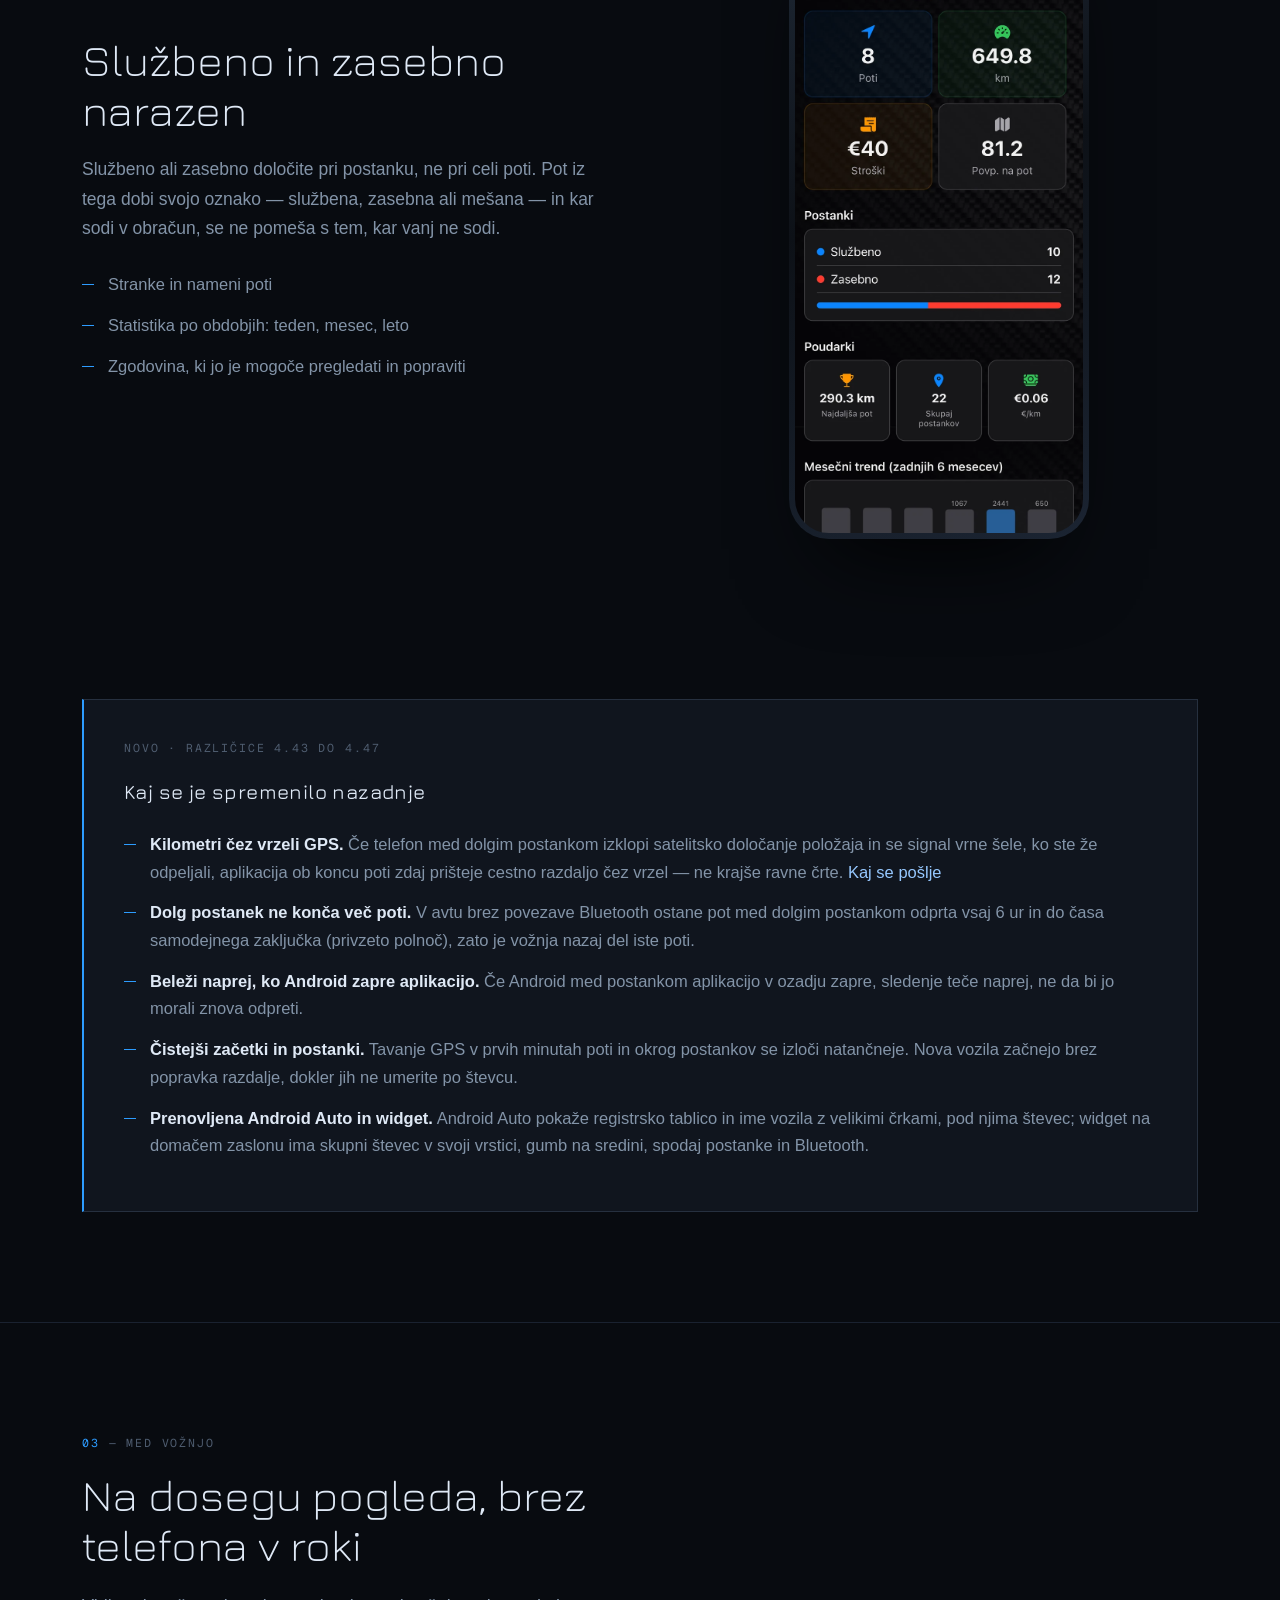
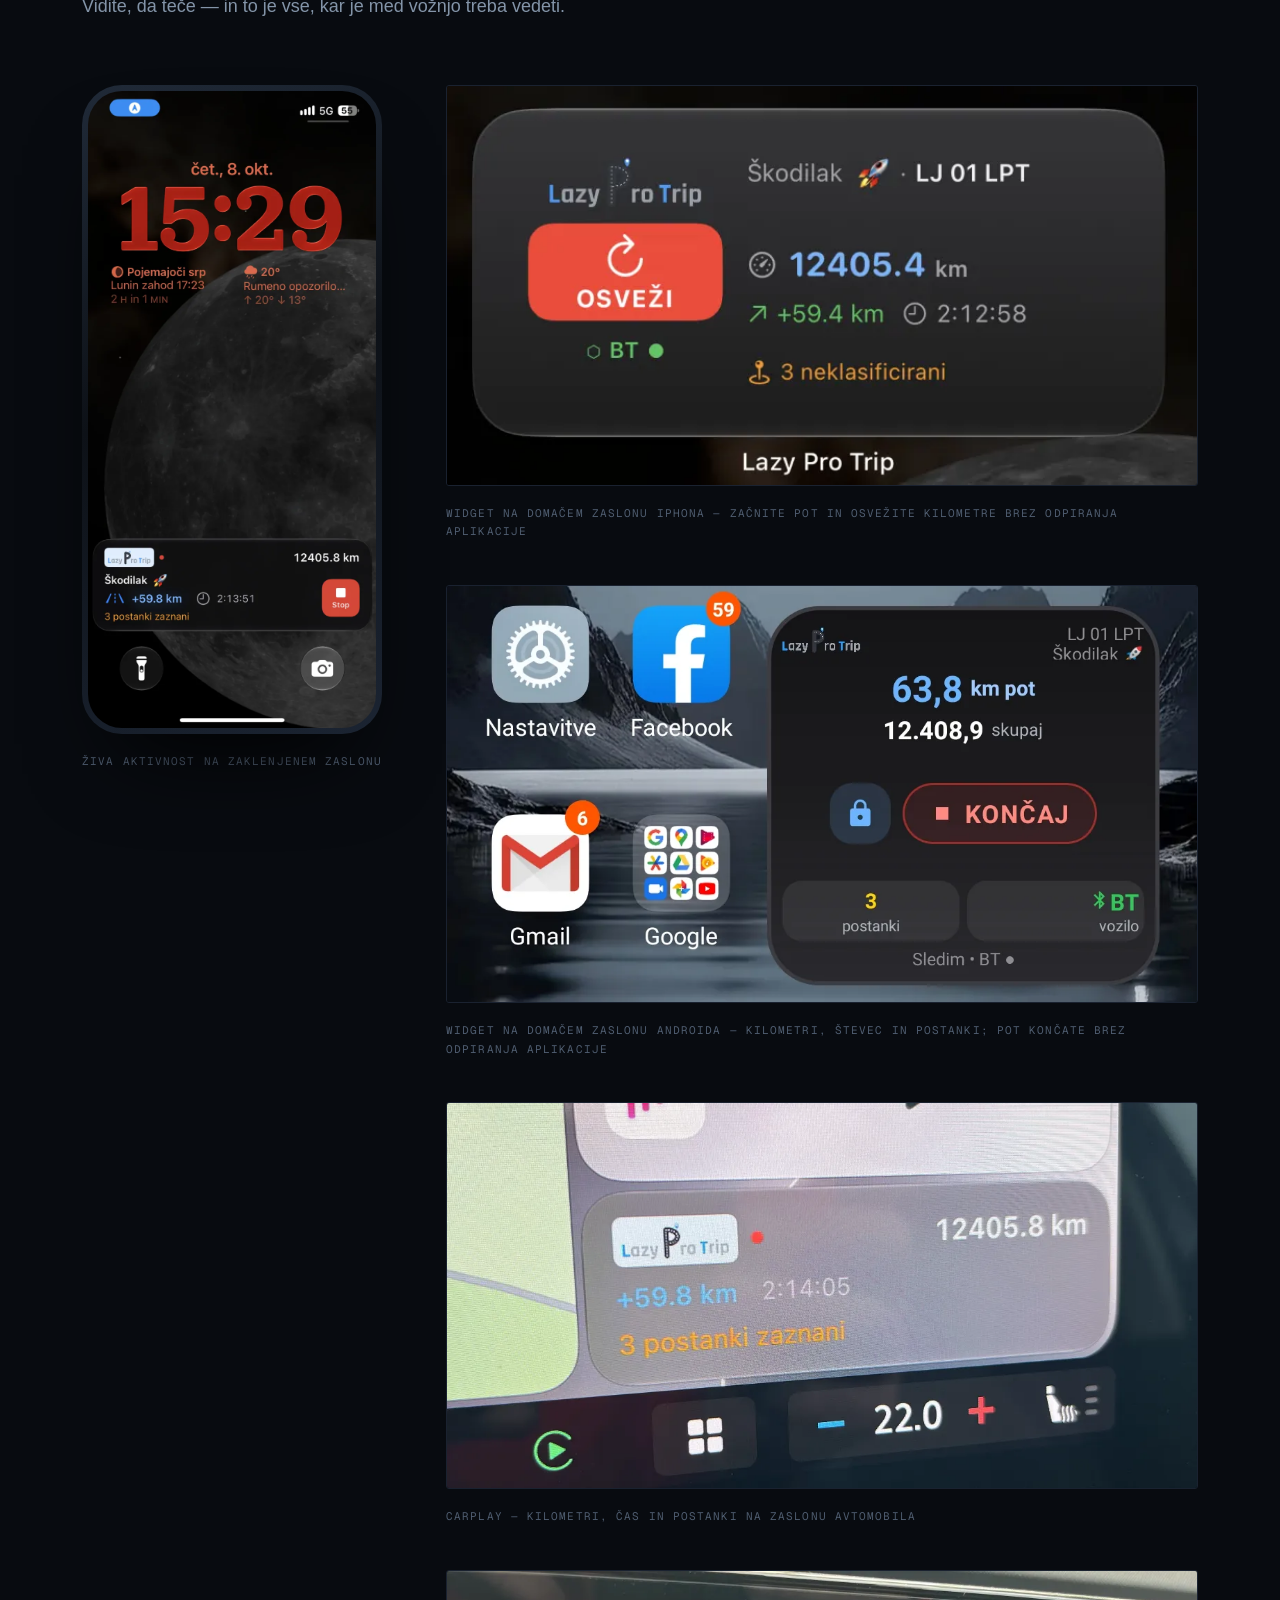
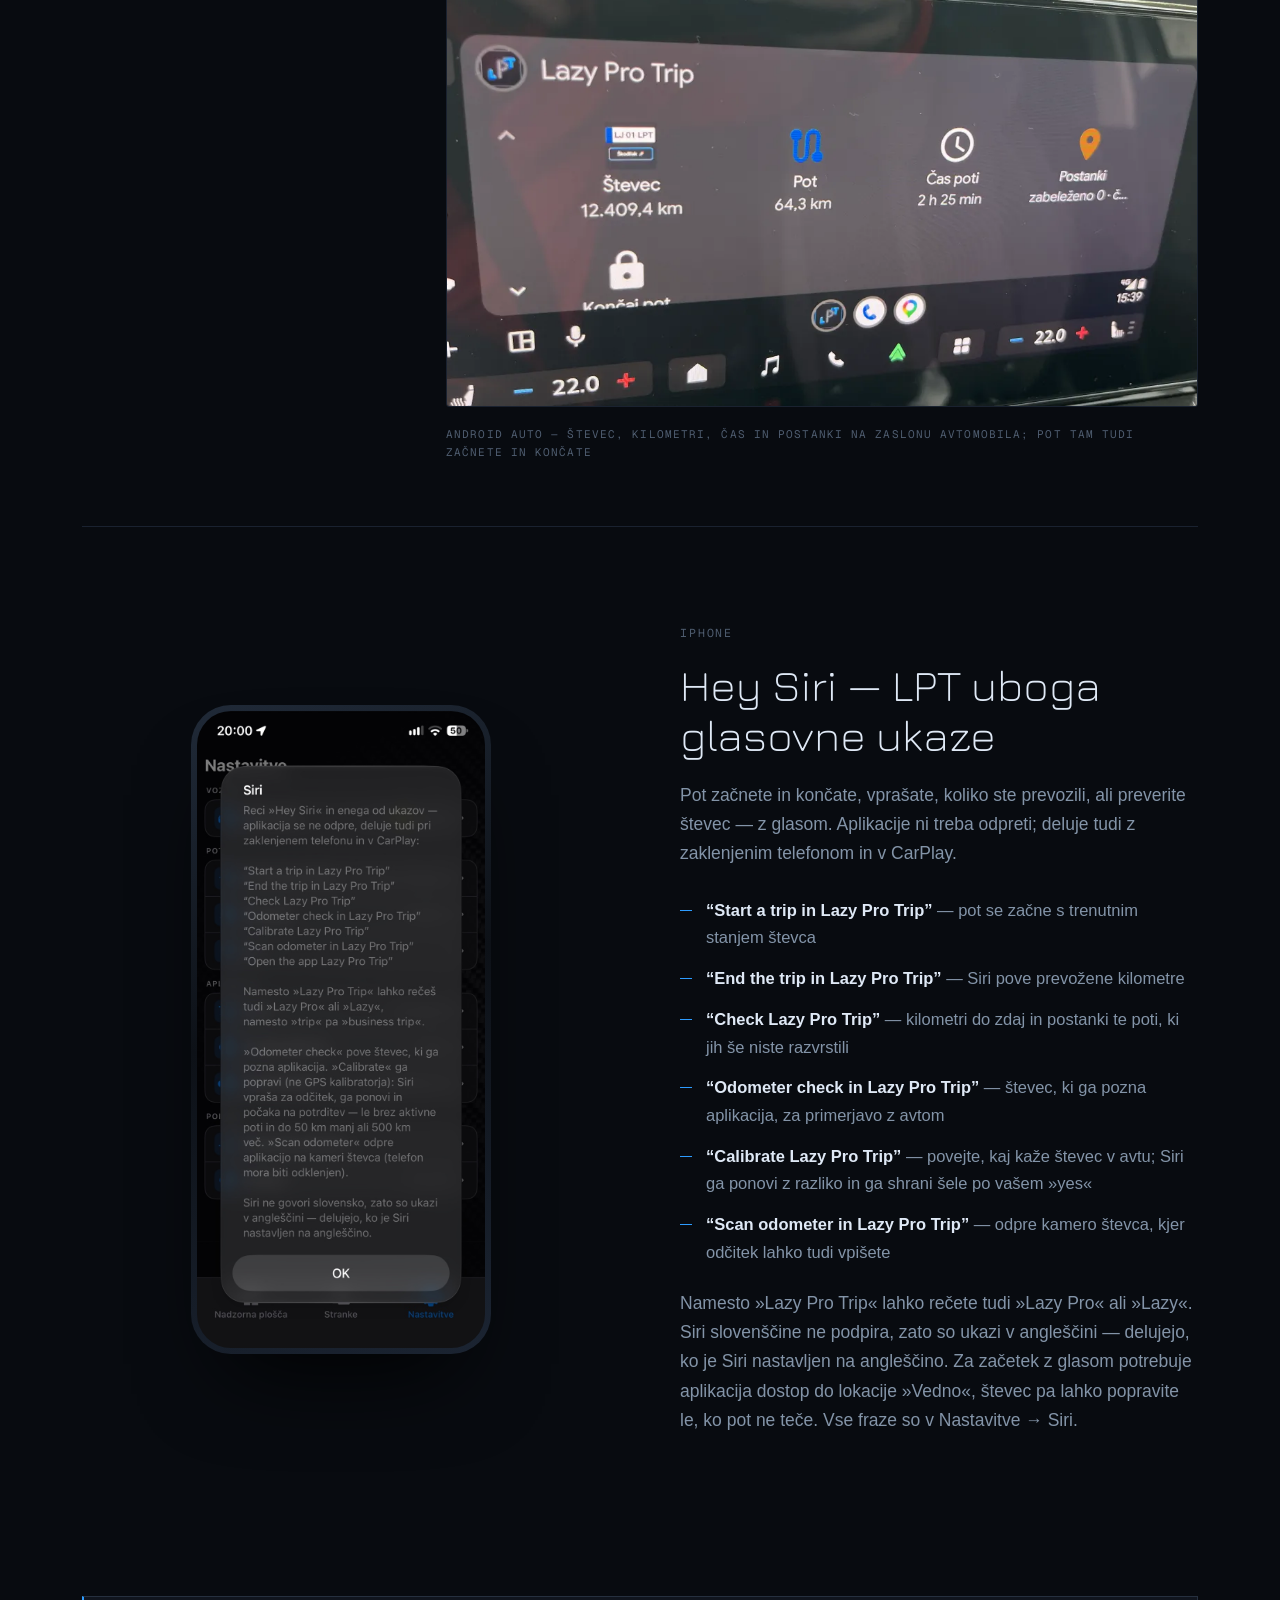
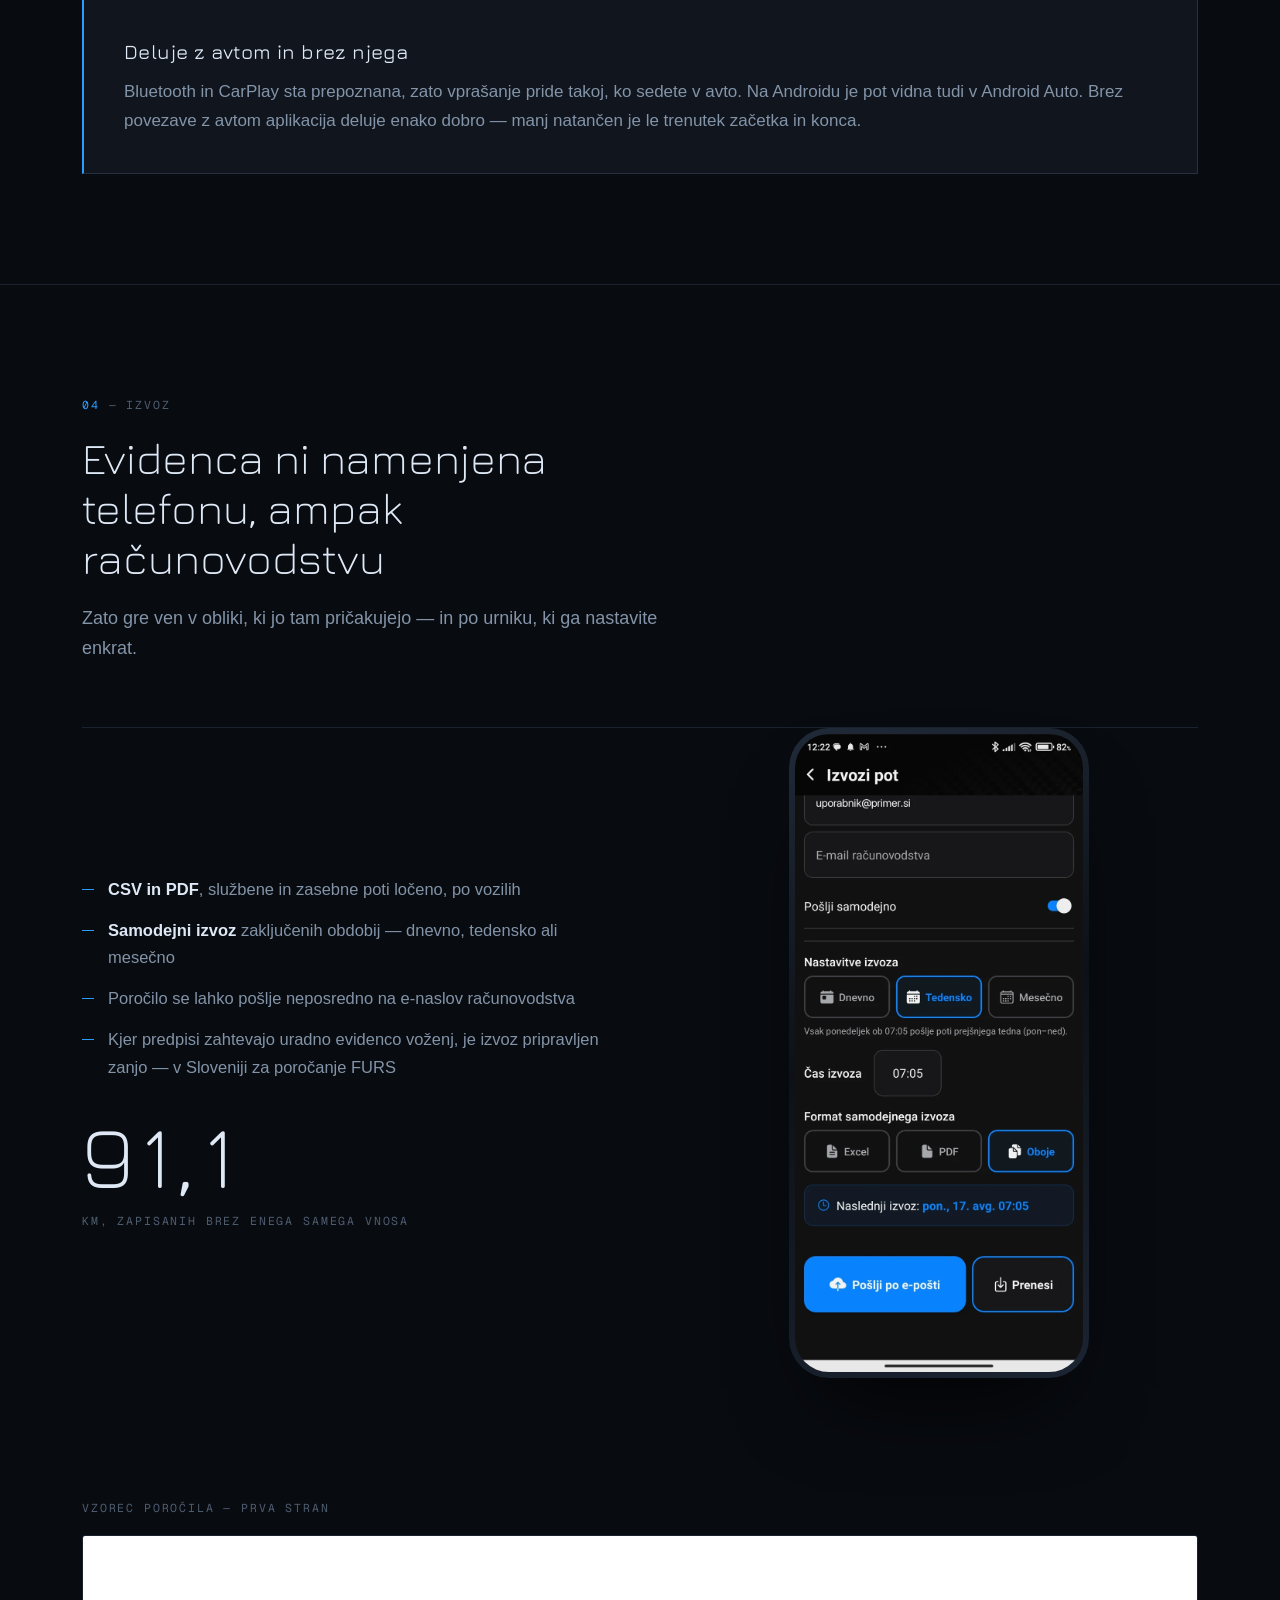
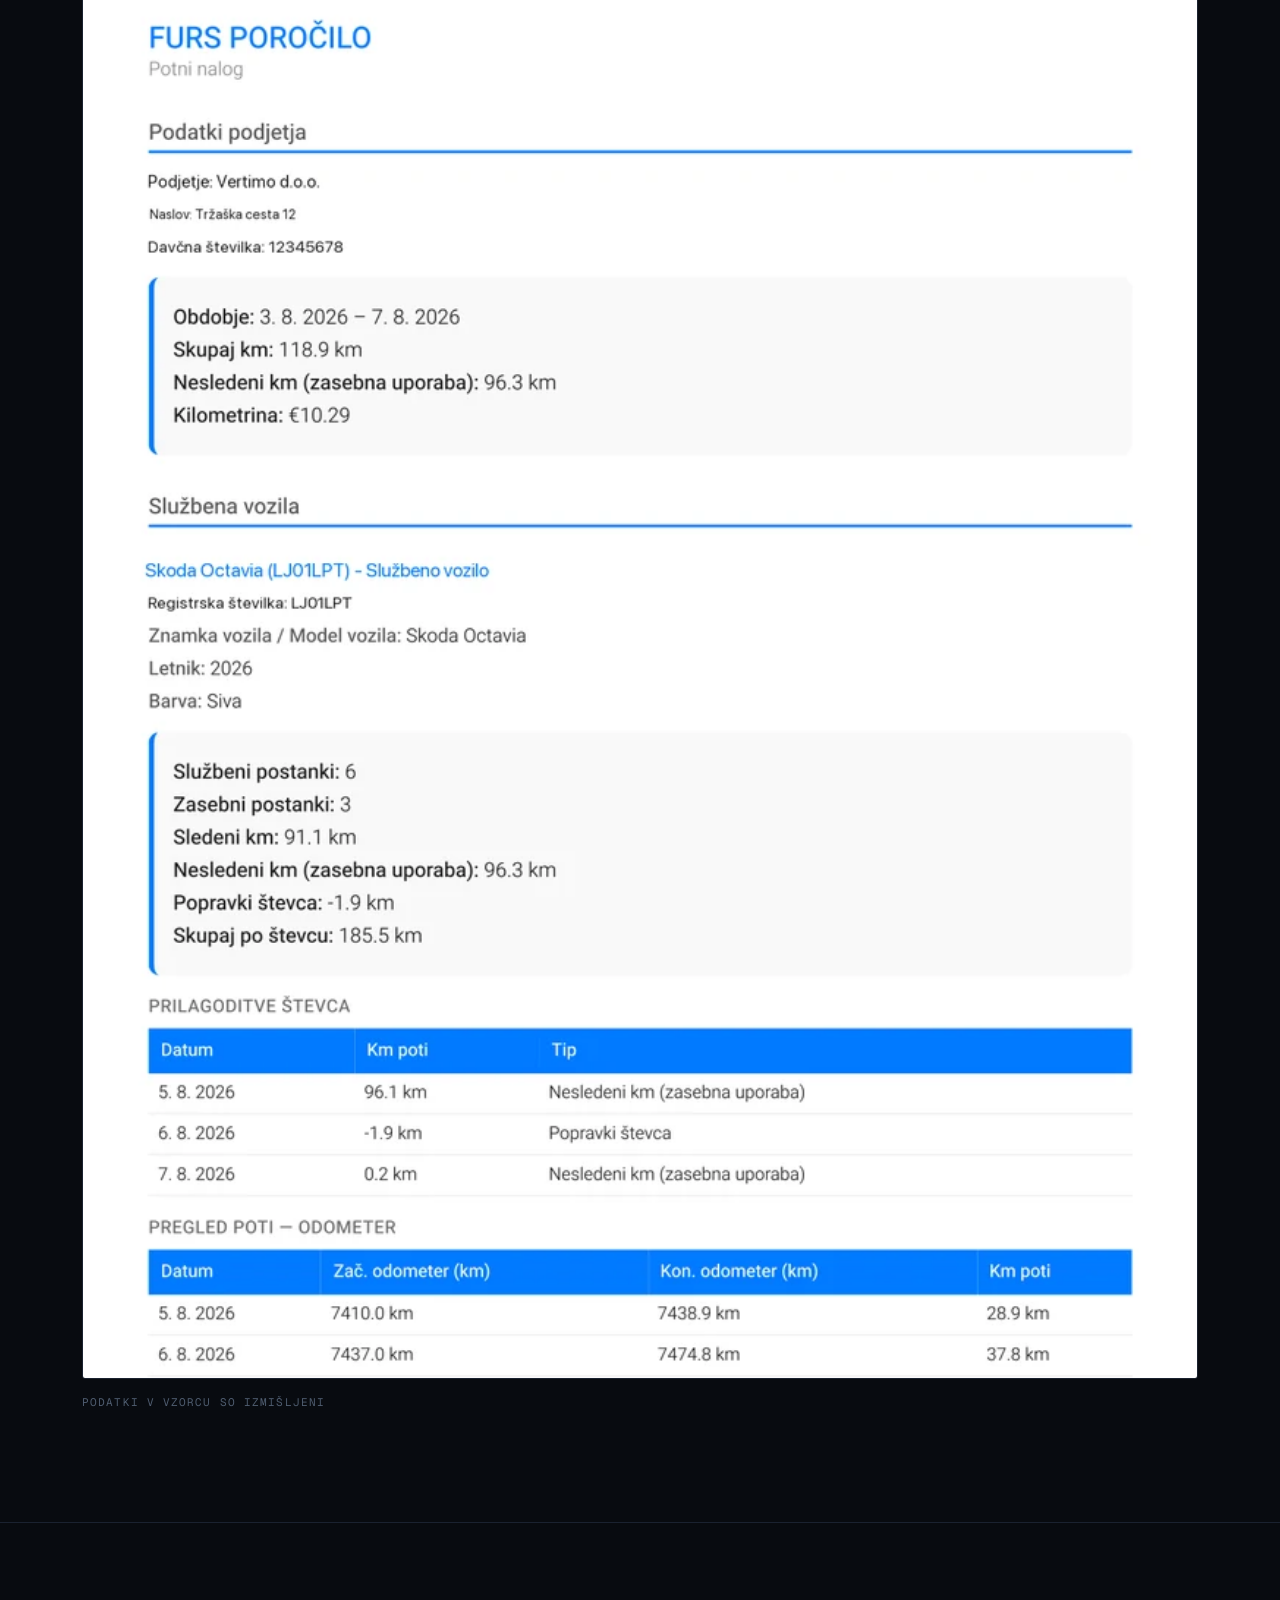
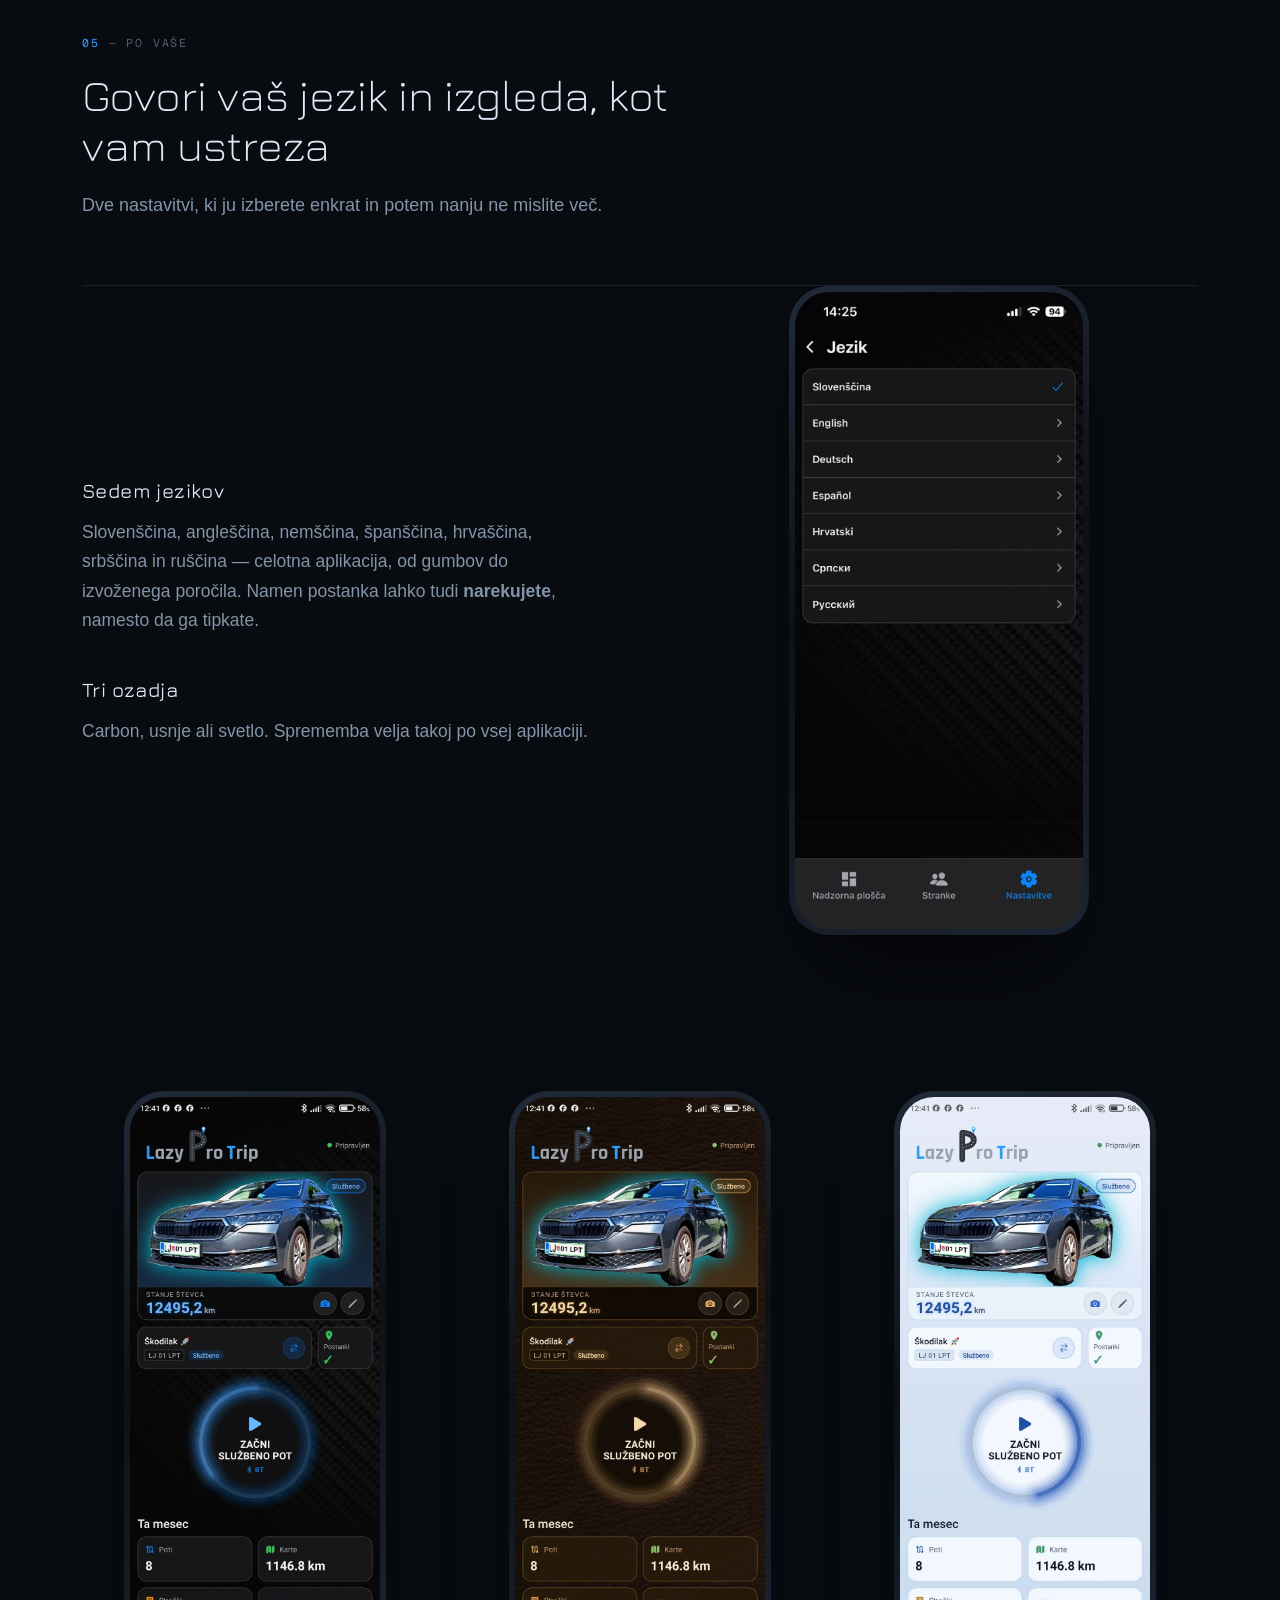
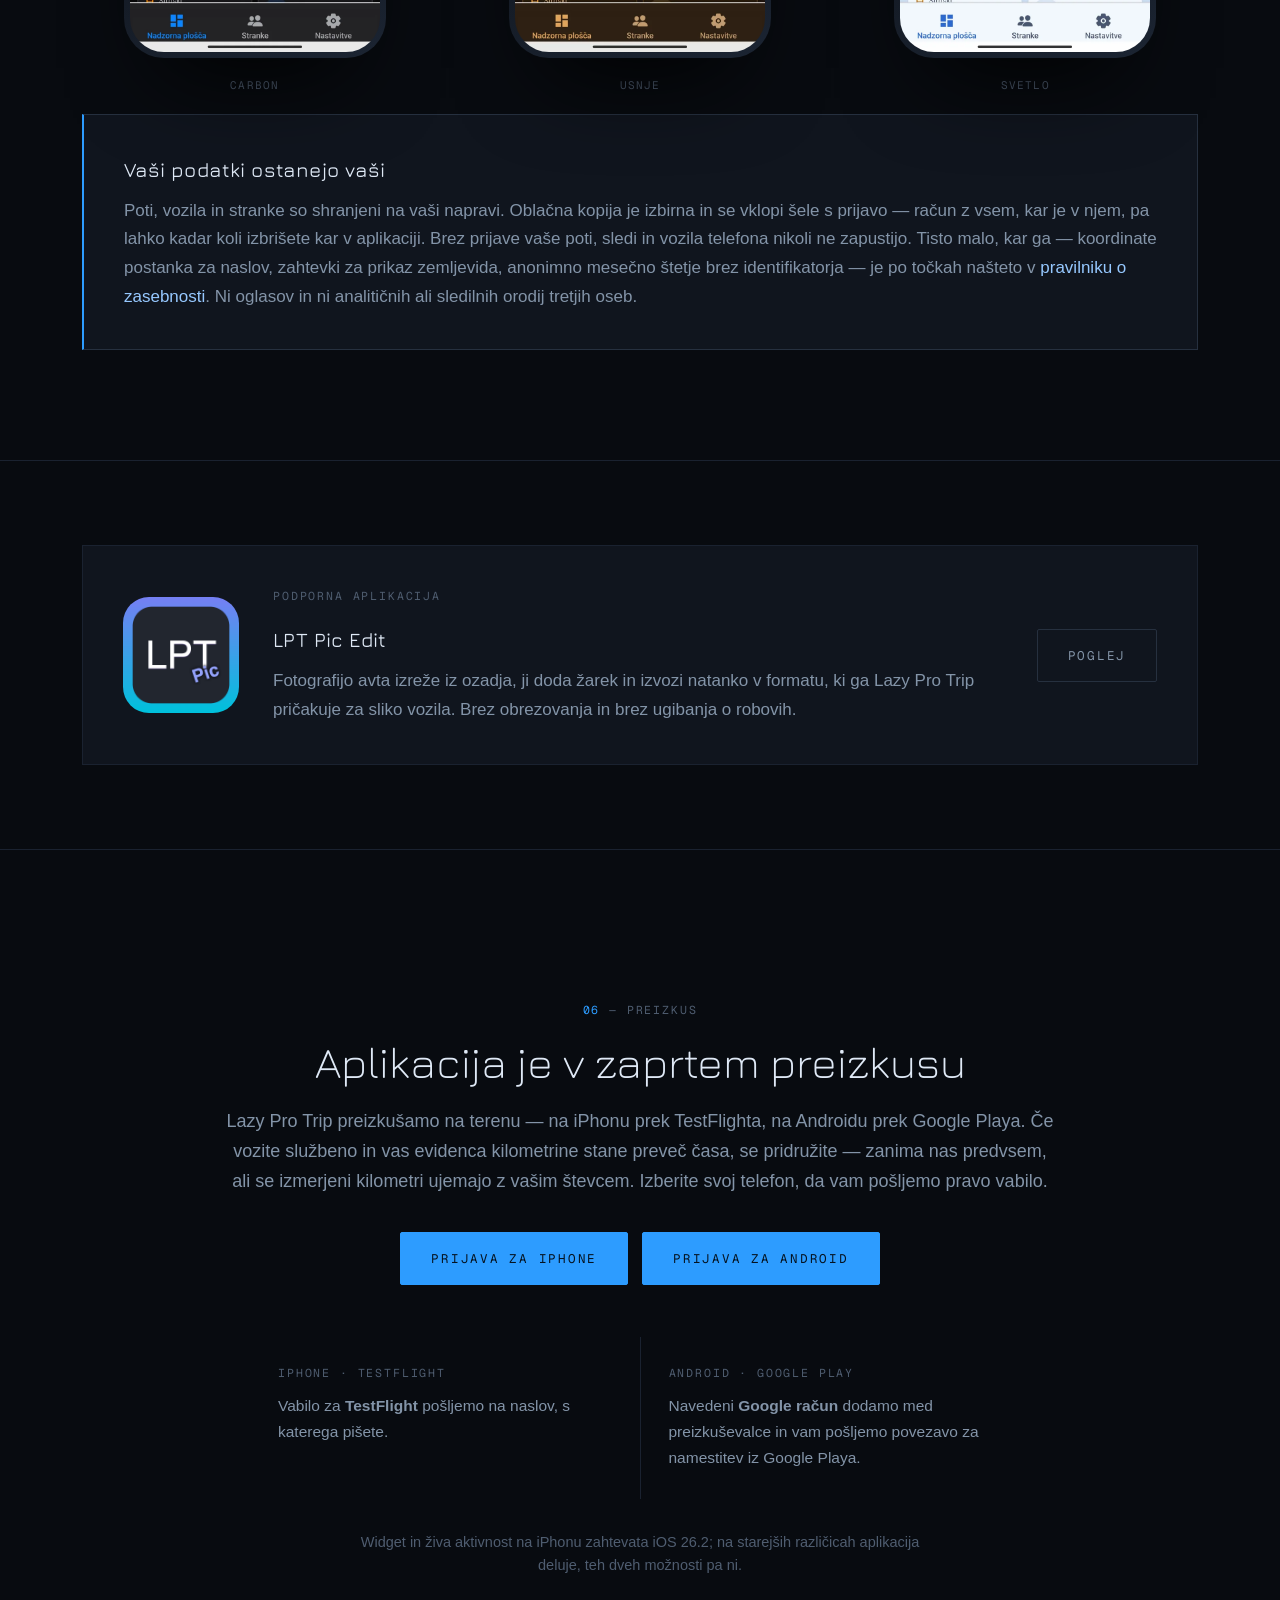
<file: sl/index.html>
<!DOCTYPE html>
<html lang="sl">
<head>
<meta charset="utf-8">
<meta name="viewport" content="width=device-width, initial-scale=1">
<title>Lazy Pro Trip — kilometrina, ki se zapiše med vožnjo</title>
<meta name="description" content="Vi potrdite začetek poti, aplikacija zapiše vse ostalo: kilometre, pot na zemljevidu, postanke in namen. Ko pride čas za obračun, je evidenca že napisana.">
<link rel="canonical" href="https://mklpro21.com/sl/">
<link rel="alternate" hreflang="sl" href="https://mklpro21.com/sl/">
<link rel="alternate" hreflang="en" href="https://mklpro21.com/">
<link rel="alternate" hreflang="de" href="https://mklpro21.com/de/">
<link rel="alternate" hreflang="x-default" href="https://mklpro21.com/">
<link rel="icon" href="/assets/img/favicon-48.png" sizes="48x48">
<link rel="apple-touch-icon" href="/assets/img/icon-lpt-192.png">
<meta property="og:type" content="website">
<meta property="og:site_name" content="Lazy Pro Trip">
<meta property="og:locale" content="sl_SI">
<meta property="og:title" content="Lazy Pro Trip — kilometrina, ki se zapiše med vožnjo">
<meta property="og:description" content="Vi potrdite začetek poti, aplikacija zapiše vse ostalo: kilometre, pot, postanke in namen.">
<meta property="og:url" content="https://mklpro21.com/sl/">
<meta property="og:image" content="https://mklpro21.com/assets/img/og-lpt.png">
<meta name="twitter:card" content="summary_large_image">
<meta name="theme-color" content="#080b10">
<link rel="stylesheet" href="/assets/css/site.css">
</head>
<body>

<header class="nav">
  <div class="wrap nav-inner">
    <a class="nav-logo" href="/sl/"><img src="/assets/img/logo.png" alt="Lazy Pro Trip" width="1120" height="295"></a>
    <nav class="nav-links">
      <a class="hide-sm" href="#potek">Potek</a>
      <a class="hide-sm" href="#funkcije">Funkcije</a>
      <a class="hide-sm" href="/sl/pic-edit/">Pic Edit</a>
      <a class="hide-sm" href="/podpora/#sl">Podpora</a>
      <span class="lang"><a href="/">EN</a>/<a class="on" href="/sl/">SL</a>/<a href="/de/">DE</a></span>
      <a class="btn btn-sm" href="#beta">Beta</a>
    </nav>
  </div>
</header>

<!-- ══════════════════════════════════════════════════════ HERO ══ -->
<section class="hero">
  <svg class="hero-trace" viewBox="0 0 1000 1400" fill="none" aria-hidden="true" focusable="false">
    <defs>
      <linearGradient id="tg" x1="0" y1="0" x2="0" y2="1">
        <stop offset="0%" stop-color="#2d9cff" stop-opacity="0"/>
        <stop offset="26%" stop-color="#2d9cff" stop-opacity=".85"/>
        <stop offset="74%" stop-color="#2d9cff" stop-opacity=".55"/>
        <stop offset="100%" stop-color="#2d9cff" stop-opacity="0"/>
      </linearGradient>
      <filter id="tb" x="-30%" y="-10%" width="160%" height="120%">
        <feGaussianBlur stdDeviation="16"/>
      </filter>
      <path id="trace" d="M837.8 30 L865.8 42.2 L889.6 54.4 L908.6 66.5 L921.8 78.7 L928.9 90.9 L930 97 L927.4 109.2 L918.7 121.4 L904.2 133.5 L884.7 145.7 L861.2 157.9 L834.9 170.1 L807.2 182.3 L779.4 194.5 L752.9 206.6 L729.1 218.8 L709 231 L693.5 243.2 L683.4 255.4 L679.1 267.5 L680.6 279.7 L687.7 291.9 L699.9 304.1 L716.5 316.3 L736.4 328.5 L758.6 340.6 L782 352.8 L805.3 365 L827.4 377.2 L847.4 389.4 L864.4 401.5 L878 413.7 L887.7 425.9 L893.4 438.1 L895.4 450.3 L894.1 462.5 L890 474.6 L883.7 486.8 L876.2 499 L868.2 511.2 L860.4 523.4 L853.4 535.5 L847.7 547.7 L843.6 559.9 L841.1 572.1 L840 584.3 L839.9 596.5 L840 608.6 L839.7 620.8 L837.9 633 L833.7 645.2 L826.1 657.4 L814.2 669.5 L797.2 681.7 L774.5 693.9 L745.8 706.1 L711.1 718.3 L670.6 730.5 L624.8 742.6 L574.6 754.8 L521 767 L465.3 779.2 L408.8 791.4 L353 803.5 L299.5 815.7 L249.4 827.9 L204.2 840.1 L164.7 852.3 L131.8 864.5 L105.9 876.6 L87.1 888.8 L75.4 901 L70.3 913.2 L71.1 925.4 L76.9 937.5 L86.8 949.7 L99.6 961.9 L114.2 974.1 L129.6 986.3 L144.8 998.5 L159 1010.6 L171.8 1022.8 L182.8 1035 L192 1047.2 L199.5 1059.4 L205.8 1071.5 L211.3 1083.7 L216.9 1095.9 L223.1 1108.1 L230.9 1120.3 L240.8 1132.5 L253.4 1144.6 L269.2 1156.8 L288.3 1169 L310.7 1181.2 L336 1193.4 L363.8 1205.5 L393.4 1217.7 L423.6 1229.9 L453.7 1242.1 L482.4 1254.3 L508.6 1266.5 L531.3 1278.6 L549.7 1290.8 L563.1 1303 L570.9 1315.2 L573.1 1327.4 L569.8 1339.5 L561.4 1351.7 L548.6 1363.9 L540.8 1370"/>
    </defs>
    <use href="#trace" stroke="url(#tg)" stroke-width="26" filter="url(#tb)" opacity=".5"/>
    <use href="#trace" stroke="url(#tg)" stroke-width="3.4"/>
    <use href="#trace" stroke="#e8f1ff" stroke-width="1.4" stroke-dasharray="16 20" opacity=".55"/>
    <g fill="none" stroke="#2d9cff" stroke-opacity=".5">
      <circle cx="930" cy="97" r="13"/><circle cx="895.4" cy="450.3" r="13"/>
      <circle cx="840" cy="608.6" r="13"/><circle cx="70.3" cy="913.2" r="13"/>
      <circle cx="573.1" cy="1327.4" r="13"/>
    </g>
  </svg>

  <div class="wrap hero-grid">
    <div>
      <span class="tag"><span class="n">●</span> iPhone in Android · v zaprtem preizkusu</span>
      <h1>Kilometrina, ki se zapiše <em>med vožnjo</em>.</h1>
      <p class="lede">
        Vi odločite, kdaj se pot začne in kdaj konča. Vse med tema dvema dotikoma
        zapiše aplikacija sama: prevožene kilometre, pot na zemljevidu, postanke
        in koliko je trajal vsak. Ko pride čas za obračun, je evidenca že napisana.
      </p>
      <div class="actions">
        <a class="btn btn-solid" href="#beta">Prijava na beta preizkus</a>
        <a class="btn btn-quiet" href="#potek">Kako deluje</a>
      </div>
      <p class="hero-note">Brez računa · Podatki ostanejo na napravi</p>
    </div>

    <div>
      <div class="device device-lg">
        <div class="device-screen">
          <img src="/assets/img/shots/62-nadzorna-sl.webp" alt="Nadzorna plošča Lazy Pro Trip z vozilom in gumbom za začetek službene poti" width="760" height="1645" loading="eager">
        </div>
      </div>
    </div>
  </div>
</section>

<!-- ══════════════════════════════════════════════════════ POTEK ══ -->
<section class="section" id="potek">
  <div class="wrap">
    <div class="rule-ticks" aria-hidden="true">
      <i></i><i></i><i></i><i></i><i></i><i></i><i></i><i class="on"></i><i></i><i></i>
      <i></i><i></i><i></i><i></i><i></i><i></i><i></i><i></i><i></i><i></i>
      <i></i><i></i><i class="on"></i><i></i><i></i><i></i><i></i><i></i><i></i><i></i>
      <i></i><i></i><i></i><i></i><i></i><i></i><i></i><i></i><i></i><i></i>
    </div>
    <div class="section-head">
      <span class="tag"><span class="n">01</span> — potek poti</span>
      <h2>Trije koraki, od katerih sta dva vaša</h2>
      <p>Aplikacija se ne odloča namesto vas. Odloči se le, kdaj kaj zapisati.</p>
    </div>

    <div class="steps">
      <div class="step">
        <div class="num">1</div>
        <h3>Sedete v avto</h3>
        <p>
          Ko se telefon poveže z avtom prek Bluetootha ali CarPlaya, vas aplikacija
          vpraša, ali se pot začenja. Dovolj je en dotik — ali fotografija števca,
          če želite natančno.
        </p>
      </div>
      <div class="step">
        <div class="num">2</div>
        <h3>Vozite</h3>
        <p>
          Od tam naprej od vas ni potrebno nič. Pot, kilometri in postanki se
          zapisujejo v ozadju, tudi ko je zaslon ugasnjen in telefon v žepu.
        </p>
      </div>
      <div class="step">
        <div class="num">3</div>
        <h3>Zaključite pot</h3>
        <p>
          Pot označite kot službeno ali zasebno, dodate stranko in namen — ali pa
          to prepustite samodejnemu izvozu ob koncu obdobja.
        </p>
      </div>
    </div>

    <div class="trio" style="margin-top:72px">
      <div>
        <div class="device">
          <div class="device-screen">
            <img src="/assets/img/shots/84-zacetek-poti-sl.webp" alt="Vprašanje »Zaznan My Skoda 8924. Želiš začeti službeno pot?« z gumboma Da in Ne, stanjem števca in gumbom Fotografiraj števec" width="760" height="1647" loading="lazy">
          </div>
        </div>
        <p class="caption">Vprašanje ob povezavi z avtom</p>
      </div>
      <div>
        <div class="device">
          <div class="device-screen">
            <img src="/assets/img/shots/14-ocr-stevca.webp" alt="Kamera, uperjena v števec vozila; aplikacija sama prebere stanje" width="760" height="1645" loading="lazy">
          </div>
        </div>
        <p class="caption">Števec preberete s fotografijo</p>
      </div>
      <div>
        <div class="device">
          <div class="device-screen">
            <img src="/assets/img/shots/24-poti-sl.webp" alt="Seznam zapisanih poti s kilometri, trajanjem in številom postankov" width="760" height="1645" loading="lazy">
          </div>
        </div>
        <p class="caption">Zapisana pot, brez tipkanja</p>
      </div>
    </div>
  </div>
</section>

<!-- ══════════════════════════════════════════════════════ FUNKCIJE ══ -->
<section class="section" id="funkcije">
  <div class="wrap">
    <div class="section-head">
      <span class="tag"><span class="n">02</span> — kaj se zapiše</span>
      <h2>Podatki, ki jih sicer zbirate ročno</h2>
    </div>

    <div class="feature">
      <div class="ftext">
        <h2>Vsaka pot na zemljevidu, vsak postanek s trajanjem</h2>
        <p>
          Postanki se zaznajo sami. Aplikacija zapiše, kje ste se ustavili, kdaj
          in za koliko časa — brez tega, da bi se česa dotaknili.
        </p>
        <ul class="ticks">
          <li>Prevožena pot je <strong>izrisana na zemljevidu</strong></li>
          <li>Naslov postanka se poišče sam</li>
          <li><strong>Namen postanka narekujete z glasom</strong>, brez tipkovnice</li>
          <li>Sledenje teče v ozadju, tudi z ugasnjenim zaslonom</li>
        </ul>
      </div>
      <div class="device">
        <div class="device-screen">
          <img src="/assets/img/shots/82-zemljevid-sl.webp" alt="Zemljevid s službeno potjo od Kopra prek Ljubljane do Celja in označenimi postanki" width="760" height="1647" loading="lazy">
        </div>
      </div>
    </div>

    <div class="feature rev">
      <div class="ftext">
        <h2>Kilometri, ki se ujemajo s števcem</h2>
        <p>
          Satelitsko merjenje na ovinkastih cestah vedno nekoliko odstopa. Zato ga
          poravnate na svoj avto — enkrat, in potem se ujema.
        </p>
        <ul class="ticks">
          <li><strong>Kalibracija proti števcu vozila</strong></li>
          <li>Stanje števca preberete s <strong>fotografijo</strong>, brez prepisovanja</li>
          <li>Več vozil, vsako s svojim števcem in svojo zgodovino</li>
          <li>Stroški poti: gorivo, parkirnina, cestnina, obrok</li>
        </ul>
      </div>
      <div class="device">
        <div class="device-screen">
          <img src="/assets/img/shots/25-poti-sl-meseci.webp" alt="Poti, razvrščene po mesecih s skupnimi kilometri in postanki" width="760" height="1645" loading="lazy">
        </div>
      </div>
    </div>

    <div class="feature">
      <div class="ftext">
        <h2>Službeno in zasebno narazen</h2>
        <p>
          Službeno ali zasebno določite pri postanku, ne pri celi poti. Pot iz
          tega dobi svojo oznako — službena, zasebna ali mešana — in kar sodi v
          obračun, se ne pomeša s tem, kar vanj ne sodi.
        </p>
        <ul class="ticks">
          <li>Stranke in nameni poti</li>
          <li>Statistika po obdobjih: teden, mesec, leto</li>
          <li>Zgodovina, ki jo je mogoče pregledati in popraviti</li>
        </ul>
      </div>
      <div class="device">
        <div class="device-screen">
          <img src="/assets/img/shots/26-statistika-sl.webp" alt="Statistika: poti, kilometri, stroški in razmerje med službenimi in zasebnimi postanki" width="760" height="1645" loading="lazy">
        </div>
      </div>
    </div>
    <div class="note" style="margin-top:64px">
      <span class="tag">Novo · različice 4.43 do 4.47</span>
      <h3>Kaj se je spremenilo nazadnje</h3>
      <ul class="ticks" style="margin-top:22px">
        <li><strong>Kilometri čez vrzeli GPS.</strong> Če telefon med dolgim postankom izklopi satelitsko določanje položaja in se signal vrne šele, ko ste že odpeljali, aplikacija ob koncu poti zdaj prišteje cestno razdaljo čez vrzel — ne krajše ravne črte. <a href="/zasebnost/#sl">Kaj se pošlje</a></li>
        <li><strong>Dolg postanek ne konča več poti.</strong> V avtu brez povezave Bluetooth ostane pot med dolgim postankom odprta vsaj 6 ur in do časa samodejnega zaključka (privzeto polnoč), zato je vožnja nazaj del iste poti.</li>
        <li><strong>Beleži naprej, ko Android zapre aplikacijo.</strong> Če Android med postankom aplikacijo v ozadju zapre, sledenje teče naprej, ne da bi jo morali znova odpreti.</li>
        <li><strong>Čistejši začetki in postanki.</strong> Tavanje GPS v prvih minutah poti in okrog postankov se izloči natančneje. Nova vozila začnejo brez popravka razdalje, dokler jih ne umerite po števcu.</li>
        <li><strong>Prenovljena Android Auto in widget.</strong> Android Auto pokaže registrsko tablico in ime vozila z velikimi črkami, pod njima števec; widget na domačem zaslonu ima skupni števec v svoji vrstici, gumb na sredini, spodaj postanke in Bluetooth.</li>
      </ul>
    </div>
  </div>
</section>

<!-- ══════════════════════════════════════════════════════ MED VOŽNJO ══ -->
<section class="section">
  <div class="wrap">
    <div class="section-head">
      <span class="tag"><span class="n">03</span> — med vožnjo</span>
      <h2>Na dosegu pogleda, brez telefona v roki</h2>
      <p>Vidite, da teče — in to je vse, kar je med vožnjo treba vedeti.</p>
    </div>

    <div class="split">
      <div>
        <div class="device">
          <div class="device-screen">
            <img src="/assets/img/shots/67-ziva-aktivnost-sl.webp" alt="Zaklenjen zaslon z živo aktivnostjo: prevoženi kilometri, čas in zaznani postanki" width="760" height="1645" loading="lazy">
          </div>
        </div>
        <p class="caption">Živa aktivnost na zaklenjenem zaslonu</p>
      </div>
      <div class="stack">
        <div>
          <div class="wide">
            <img src="/assets/img/shots/64-widget-ios-sl.webp" alt="Widget Lazy Pro Trip na domačem zaslonu iPhona med potjo: števec, kilometri, čas, nerazvrščeni postanki in gumb OSVEŽI" width="720" height="383" loading="lazy">
          </div>
          <p class="caption caption-l">Widget na domačem zaslonu iPhona — začnite pot in osvežite kilometre brez odpiranja aplikacije</p>
        </div>
        <div>
          <div class="wide">
            <img src="/assets/img/shots/54-widget-android-sl.webp" alt="Widget Lazy Pro Trip na domačem zaslonu Androida med potjo: kilometri, stanje števca, postanki in gumb Končaj" width="1080" height="600" loading="lazy">
          </div>
          <p class="caption caption-l">Widget na domačem zaslonu Androida — kilometri, števec in postanki; pot končate brez odpiranja aplikacije</p>
        </div>
        <div>
          <div class="wide">
            <img src="/assets/img/shots/69-carplay-sl.webp" alt="Zaslon avtomobila s CarPlay in tekočo potjo Lazy Pro Trip" width="1080" height="554" loading="lazy">
          </div>
          <p class="caption caption-l">CarPlay — kilometri, čas in postanki na zaslonu avtomobila</p>
        </div>
        <div>
          <div class="wide">
            <img src="/assets/img/shots/72-android-auto-sl.webp" alt="Zaslon avtomobila z Android Auto in Lazy Pro Trip: števec, prevožena pot, čas poti, postanki in gumb Končaj pot" width="1080" height="627" loading="lazy">
          </div>
          <p class="caption caption-l">Android Auto — števec, kilometri, čas in postanki na zaslonu avtomobila; pot tam tudi začnete in končate</p>
        </div>
      </div>
    </div>

    <div class="feature rev" id="siri" style="margin-top:64px">
      <div class="ftext">
        <span class="tag">iPhone</span>
        <h2>Hey Siri — LPT uboga glasovne ukaze</h2>
        <p>
          Pot začnete in končate, vprašate, koliko ste prevozili, ali preverite števec —
          z glasom. Aplikacije ni treba odpreti; deluje tudi z zaklenjenim telefonom
          in v CarPlay.
        </p>
        <ul class="ticks">
          <li><strong>“Start a trip in Lazy Pro Trip”</strong> — pot se začne s trenutnim stanjem števca</li>
          <li><strong>“End the trip in Lazy Pro Trip”</strong> — Siri pove prevožene kilometre</li>
          <li><strong>“Check Lazy Pro Trip”</strong> — kilometri do zdaj in postanki te poti, ki jih še niste razvrstili</li>
          <li><strong>“Odometer check in Lazy Pro Trip”</strong> — števec, ki ga pozna aplikacija, za primerjavo z avtom</li>
          <li><strong>“Calibrate Lazy Pro Trip”</strong> — povejte, kaj kaže števec v avtu; Siri ga ponovi z razliko in ga shrani šele po vašem »yes«</li>
          <li><strong>“Scan odometer in Lazy Pro Trip”</strong> — odpre kamero števca, kjer odčitek lahko tudi vpišete</li>
        </ul>
        <p style="margin-top:22px">
          Namesto »Lazy Pro Trip« lahko rečete tudi »Lazy Pro« ali »Lazy«. Siri slovenščine
          ne podpira, zato so ukazi v angleščini — delujejo, ko je Siri nastavljen na
          angleščino. Za začetek z glasom potrebuje aplikacija dostop do lokacije »Vedno«,
          števec pa lahko popravite le, ko pot ne teče. Vse fraze so v Nastavitve → Siri.
        </p>
      </div>
      <div class="device">
        <div class="device-screen">
          <img src="/assets/img/shots/41-siri-sl.jpg" alt="Nastavitve Lazy Pro Trip s seznamom ukazov za Siri, slovenska razlaga" width="760" height="1645" loading="lazy">
        </div>
      </div>
    </div>

    <div class="note" style="margin-top:64px">
      <h3>Deluje z avtom in brez njega</h3>
      <p>
        Bluetooth in CarPlay sta prepoznana, zato vprašanje pride takoj, ko sedete
        v avto. Na Androidu je pot vidna tudi v Android Auto. Brez povezave z avtom aplikacija deluje enako dobro — manj natančen
        je le trenutek začetka in konca.
      </p>
    </div>
  </div>
</section>

<!-- ══════════════════════════════════════════════════════ IZVOZ ══ -->
<section class="section">
  <div class="wrap">
    <div class="section-head">
      <span class="tag"><span class="n">04</span> — izvoz</span>
      <h2>Evidenca ni namenjena telefonu, ampak računovodstvu</h2>
      <p>Zato gre ven v obliki, ki jo tam pričakujejo — in po urniku, ki ga nastavite enkrat.</p>
    </div>

    <div class="feature" style="padding-top:0">
      <div class="ftext">
        <ul class="ticks" style="margin-top:0">
          <li><strong>CSV in PDF</strong>, službene in zasebne poti ločeno, po vozilih</li>
          <li><strong>Samodejni izvoz</strong> zaključenih obdobij — dnevno, tedensko ali mesečno</li>
          <li>Poročilo se lahko pošlje neposredno na e-naslov računovodstva</li>
          <li>Kjer predpisi zahtevajo uradno evidenco voženj, je izvoz pripravljen zanjo —
              v Sloveniji za poročanje FURS</li>
        </ul>
        <p style="margin-top:30px">
          <span class="odo">91,1</span>
          <span class="tag" style="margin:10px 0 0">km, zapisanih brez enega samega vnosa</span>
        </p>
      </div>
      <div class="device">
        <div class="device-screen">
          <img src="/assets/img/shots/18-samodejni-izvoz.webp" alt="Nastavitve samodejnega izvoza: tedensko, ob 07.05, v obliki Excel in PDF" width="760" height="1645" loading="lazy">
        </div>
      </div>
    </div>

    <div style="margin-top:24px">
      <span class="tag">Vzorec poročila — prva stran</span>
      <div class="wide">
        <img src="/assets/img/shots/28-vzorec-porocila.webp" alt="Prva stran izvoženega poročila s podatki podjetja, vozilom in pregledom poti" width="760" height="984" loading="lazy">
      </div>
      <p class="caption" style="max-width:none;text-align:left;margin-top:14px">
        Podatki v vzorcu so izmišljeni
      </p>
    </div>
  </div>
</section>

<!-- ══════════════════════════════════════════════════════ PO VAŠE ══ -->
<section class="section">
  <div class="wrap">
    <div class="section-head">
      <span class="tag"><span class="n">05</span> — po vaše</span>
      <h2>Govori vaš jezik in izgleda, kot vam ustreza</h2>
      <p>Dve nastavitvi, ki ju izberete enkrat in potem nanju ne mislite več.</p>
    </div>

    <div class="feature" style="padding-top:0">
      <div class="ftext">
        <h3>Sedem jezikov</h3>
        <p>
          Slovenščina, angleščina, nemščina, španščina, hrvaščina, srbščina in
          ruščina — celotna aplikacija, od gumbov do izvoženega poročila. Namen
          postanka lahko tudi <strong>narekujete</strong>, namesto da ga tipkate.
        </p>
        <h3 style="margin-top:38px">Tri ozadja</h3>
        <p>
          Carbon, usnje ali svetlo. Sprememba velja takoj po vsej aplikaciji.
        </p>
      </div>
      <div class="device">
        <div class="device-screen">
          <img src="/assets/img/shots/19b-jezik-sl.webp" alt="Izbira jezika: slovenščina, angleščina, nemščina, španščina, hrvaščina, srbščina, ruščina" width="760" height="1645" loading="lazy">
        </div>
      </div>
    </div>

    <div class="trio" style="margin-top:60px">
      <div>
        <div class="device">
          <div class="device-screen">
            <img src="/assets/img/shots/46-sl-carbon.webp" alt="Nadzorna plošča z ozadjem Carbon — temen karbonski vzorec" width="760" height="1647" loading="lazy">
          </div>
        </div>
        <p class="caption">Carbon</p>
      </div>
      <div>
        <div class="device">
          <div class="device-screen">
            <img src="/assets/img/shots/47-sl-usnje.webp" alt="Ista nadzorna plošča z ozadjem usnje — topla rjava" width="760" height="1647" loading="lazy">
          </div>
        </div>
        <p class="caption">Usnje</p>
      </div>
      <div>
        <div class="device">
          <div class="device-screen">
            <img src="/assets/img/shots/48-sl-svetla.webp" alt="Ista nadzorna plošča s svetlim ozadjem" width="760" height="1647" loading="lazy">
          </div>
        </div>
        <p class="caption">Svetlo</p>
      </div>
    </div>

    <div class="note" style="margin-top:20px">
      <h3>Vaši podatki ostanejo vaši</h3>
      <p>
        Poti, vozila in stranke so shranjeni na vaši napravi. Oblačna kopija je
        izbirna in se vklopi šele s prijavo — račun z vsem, kar je v njem, pa lahko
        kadar koli izbrišete kar v aplikaciji. Brez prijave vaše poti, sledi in vozila
        telefona nikoli ne zapustijo. Tisto malo, kar ga — koordinate postanka za
        naslov, zahtevki za prikaz zemljevida, anonimno mesečno štetje brez
        identifikatorja — je po točkah našteto v
        <a href="/zasebnost/#sl">pravilniku o zasebnosti</a>. Ni oglasov in ni
        analitičnih ali sledilnih orodij tretjih oseb.
      </p>
    </div>
  </div>
</section>

<!-- ══════════════════════════════════════════════════════ PIC EDIT ══ -->
<section class="section section-tight">
  <div class="wrap">
    <div class="crossapp">
      <img src="/assets/img/icon-picedit-1024.png" alt="LPT Pic Edit" width="1024" height="1024" loading="lazy">
      <div>
        <span class="tag">Podporna aplikacija</span>
        <h3>LPT Pic Edit</h3>
        <p>
          Fotografijo avta izreže iz ozadja, ji doda žarek in izvozi natanko v
          formatu, ki ga Lazy Pro Trip pričakuje za sliko vozila. Brez obrezovanja
          in brez ugibanja o robovih.
        </p>
      </div>
      <a class="btn btn-quiet" href="/sl/pic-edit/">Poglej</a>
    </div>
  </div>
</section>

<!-- ══════════════════════════════════════════════════════ BETA ══ -->
<section class="section" id="beta">
  <div class="wrap">
    <div class="cta">
      <span class="tag" style="text-align:center"><span class="n">06</span> — preizkus</span>
      <h2>Aplikacija je v zaprtem preizkusu</h2>
      <p>
        Lazy Pro Trip preizkušamo na terenu — na iPhonu prek TestFlighta, na Androidu
        prek Google Playa. Če vozite službeno in vas evidenca kilometrine stane preveč
        časa, se pridružite — zanima nas predvsem, ali se izmerjeni kilometri ujemajo z
        vašim števcem. Izberite svoj telefon, da vam pošljemo pravo vabilo.
      </p>
      <div class="actions" style="justify-content:center">
        <a class="btn btn-solid" href="mailto:team@mklpro21.com?subject=Prijava%20na%20beta%20preizkus%20Lazy%20Pro%20Trip%20%E2%80%94%20iPhone&amp;body=Pozdravljeni%2C%0A%0Aprijavljam%20se%20na%20beta%20preizkus%20Lazy%20Pro%20Trip%20na%20iPhonu.%0A%0AModel%20telefona%3A%20%0ARazli%C4%8Dica%20iOS%3A%20%0AAvto%20(Bluetooth%20ali%20CarPlay)%3A%20%0A%0ALep%20pozdrav%2C%0A">Prijava za iPhone</a>
        <a class="btn btn-solid" href="mailto:team@mklpro21.com?subject=Prijava%20na%20beta%20preizkus%20Lazy%20Pro%20Trip%20%E2%80%94%20Android&amp;body=Pozdravljeni%2C%0A%0Aprijavljam%20se%20na%20beta%20preizkus%20Lazy%20Pro%20Trip%20na%20Androidu.%0A%0AGoogle%20ra%C4%8Dun%20(Gmail)%20na%20telefonu%3A%20%0AModel%20telefona%3A%20%0ARazli%C4%8Dica%20Androida%3A%20%0AAvto%20(Bluetooth)%3A%20%0A%0ALep%20pozdrav%2C%0A">Prijava za Android</a>
      </div>

      <div class="platforms">
        <div class="plat">
          <span class="tag">iPhone · TestFlight</span>
          <p>Vabilo za <strong>TestFlight</strong> pošljemo na naslov, s katerega pišete.</p>
        </div>
        <div class="plat">
          <span class="tag">Android · Google Play</span>
          <p>Navedeni <strong>Google račun</strong> dodamo med preizkuševalce in vam pošljemo povezavo za namestitev iz Google Playa.</p>
        </div>
      </div>

      <p class="fine">
        Widget in živa aktivnost na iPhonu zahtevata iOS 26.2; na starejših
        različicah aplikacija deluje, teh dveh možnosti pa ni.
      </p>
    </div>
  </div>
</section>

<footer class="footer">
  <div class="wrap footer-inner">
    <img src="/assets/img/logo.png" alt="Lazy Pro Trip" width="1120" height="295">
    <div class="footer-links">
      <a href="/sl/pic-edit/">Pic Edit</a>
      <a href="/podpora/#sl">Podpora</a>
      <a href="/zasebnost/#sl">Zasebnost</a>
      <a href="mailto:team@mklpro21.com">team@mklpro21.com</a>
      <a href="/">English</a>
      <a href="/de/">Deutsch</a>
    </div>
    <div class="maker">
      <img class="maker-mark" src="/assets/img/mklpro21-mark.png" alt="" width="160" height="128">
      <img class="maker-word" src="/assets/img/mklpro21-wordmark.png" alt="MKLpro21" width="440" height="95">
    </div>
    <p class="fine-print">
      © 2026 MKLpro21 · Lazy Pro Trip je aplikacija za beleženje službenih voženj.
      Posnetki zaslona prikazujejo izmišljene stranke in vozila.
      Apple, iPhone, CarPlay in App Store so blagovne znamke družbe Apple Inc.
      Android, Android Auto in Google Play so blagovne znamke družbe Google LLC.
    </p>
  </div>
</footer>

</body>
</html>
</file>
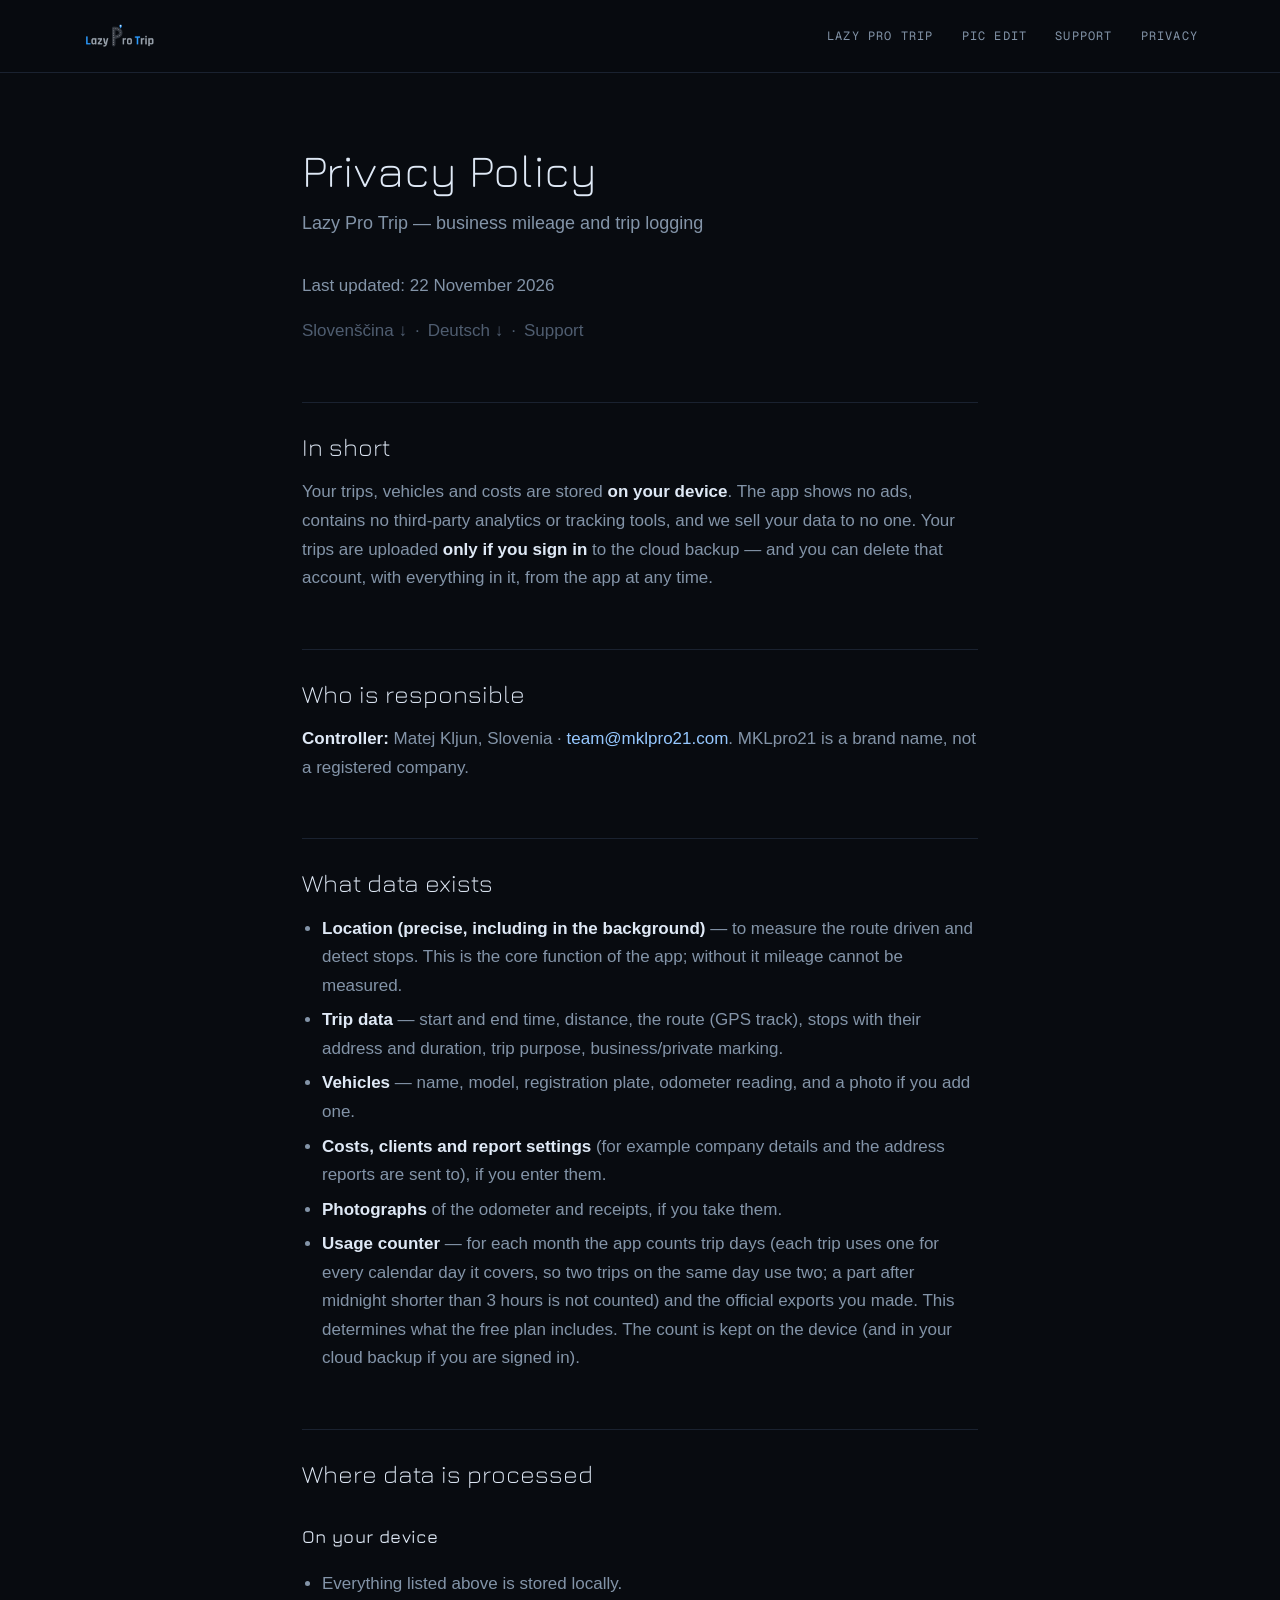
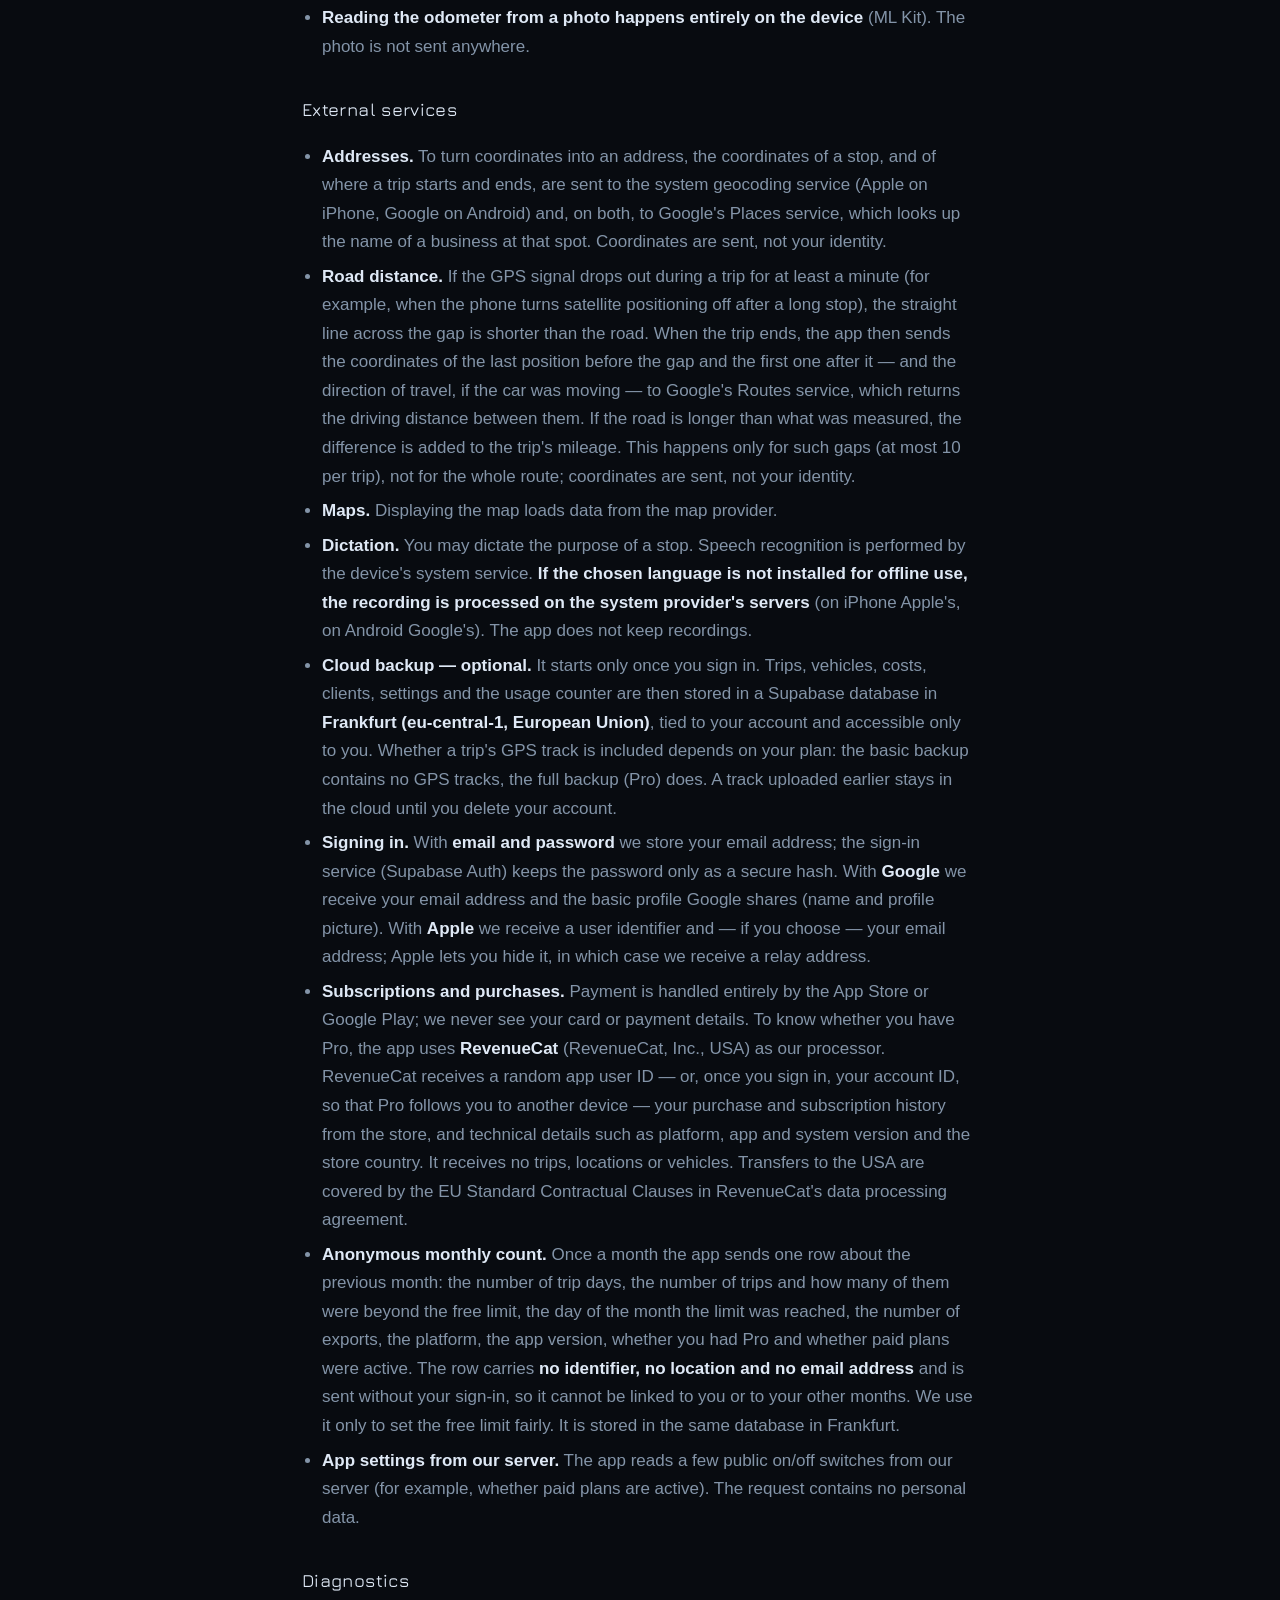
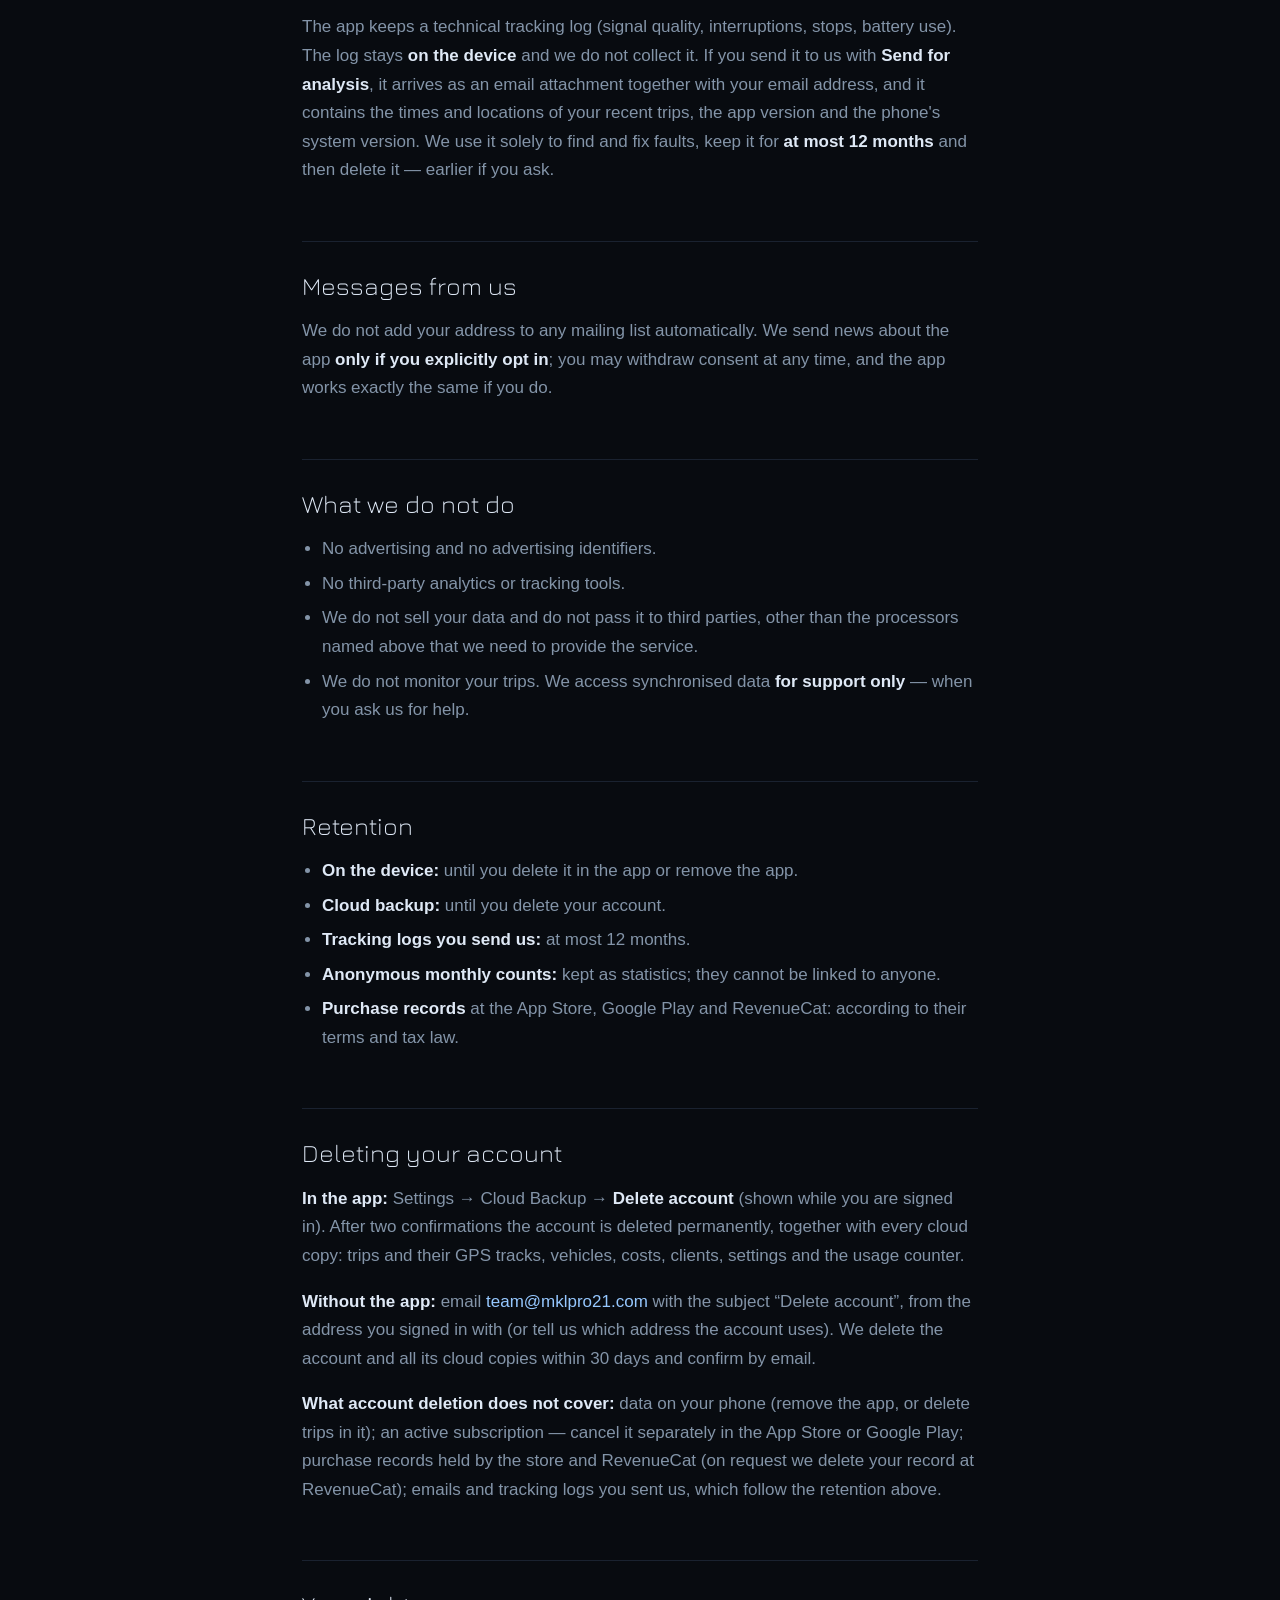
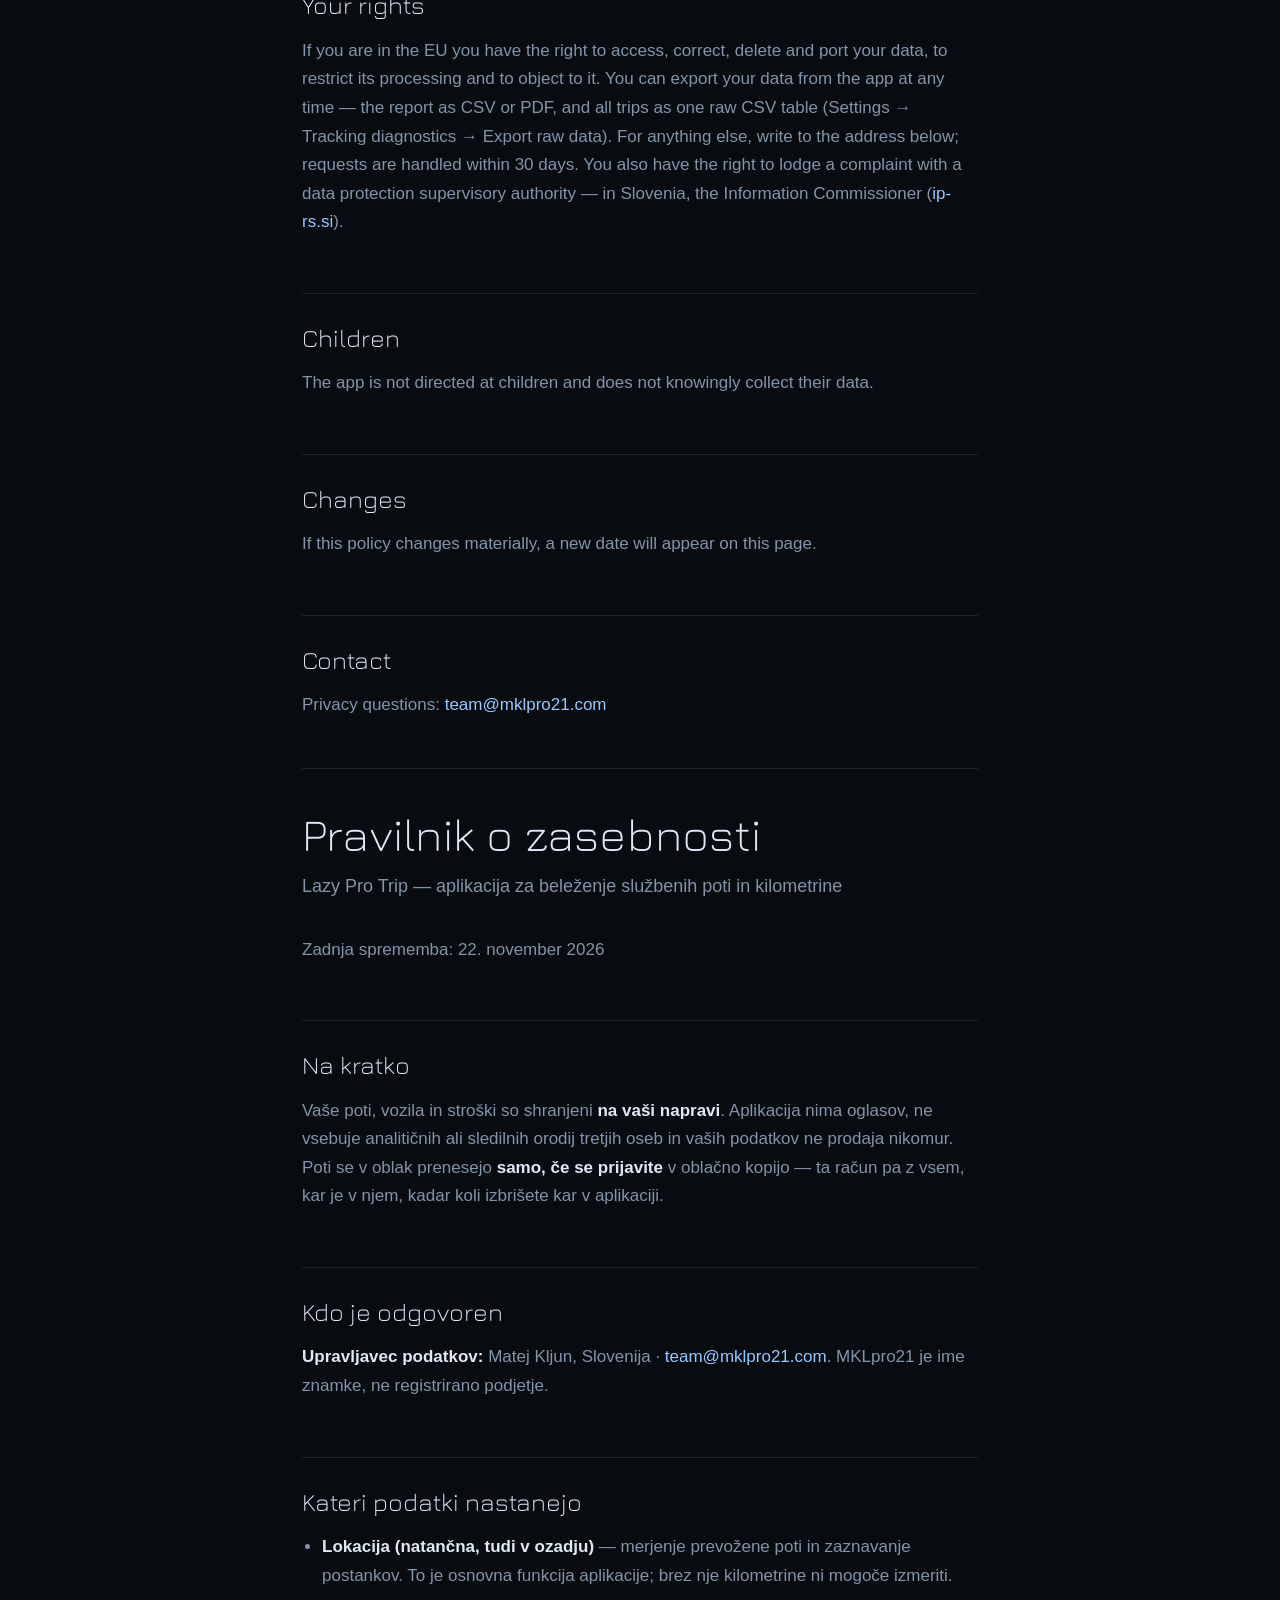
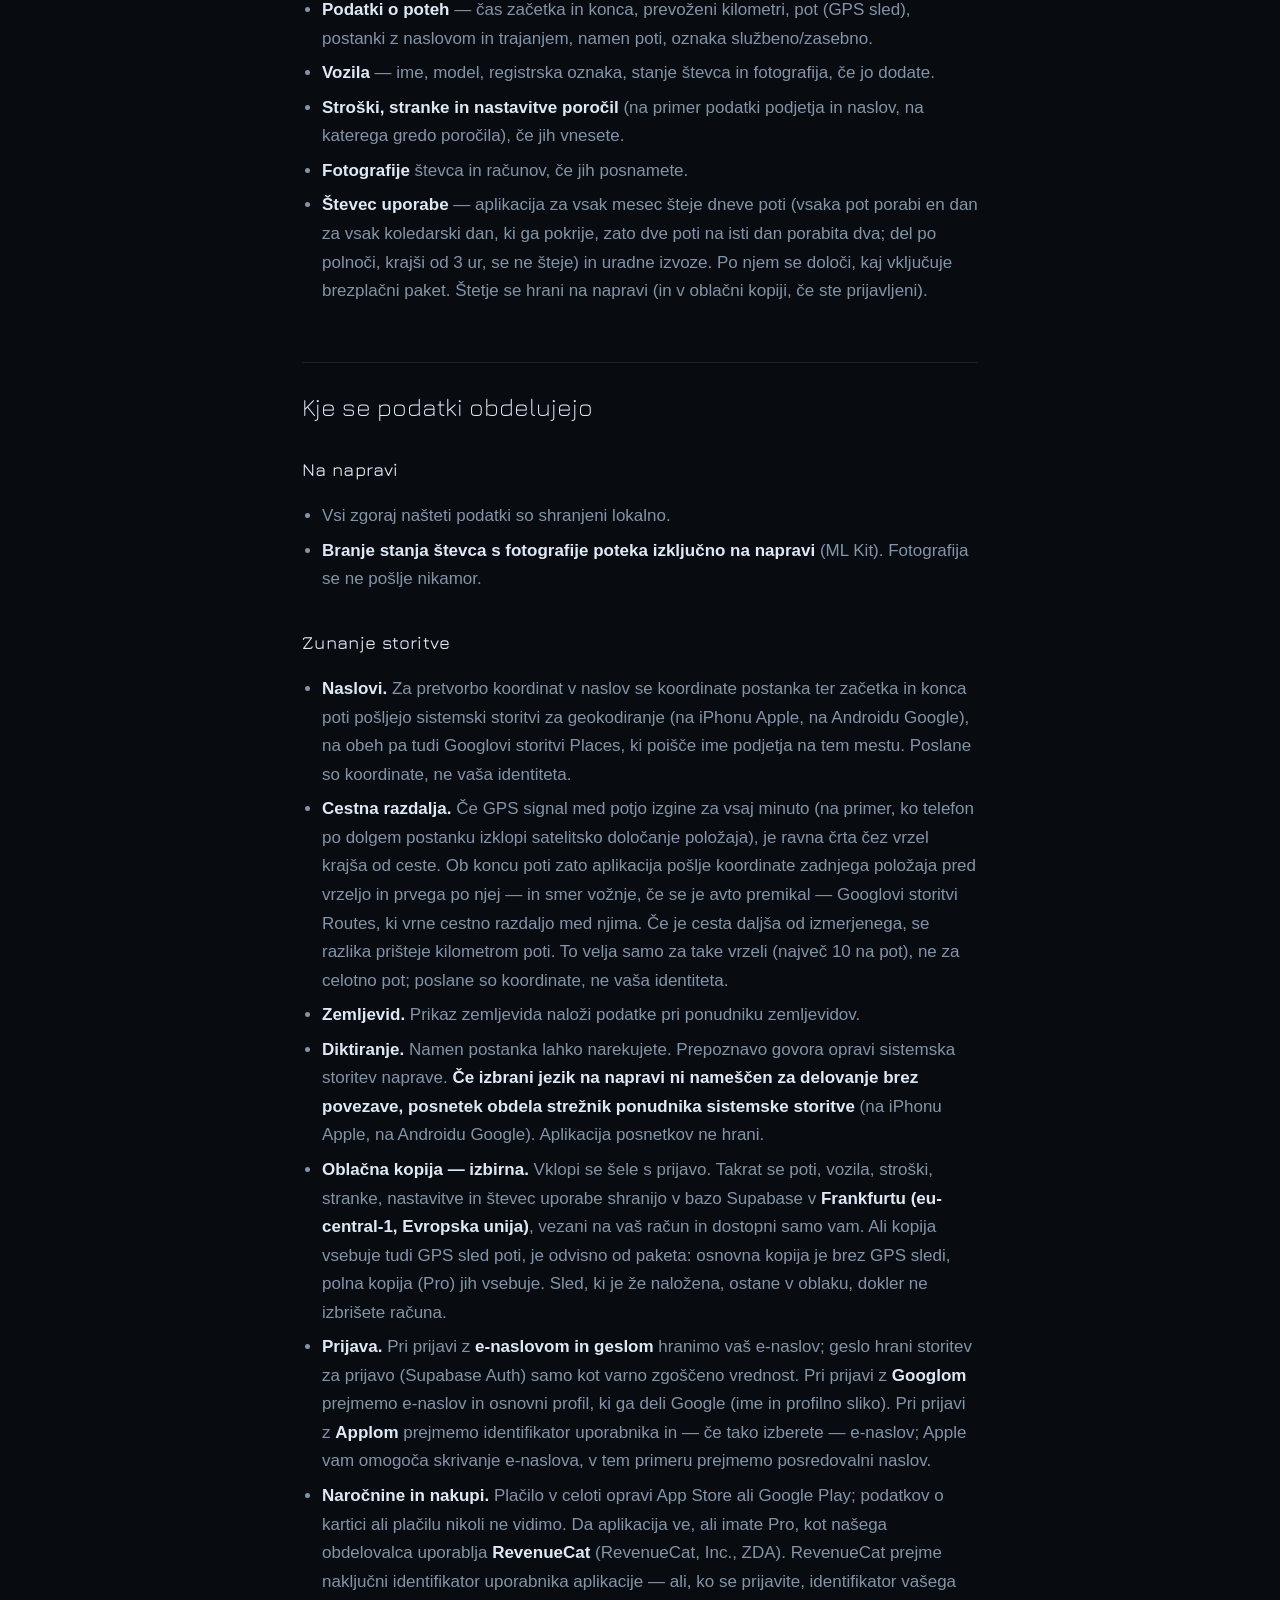
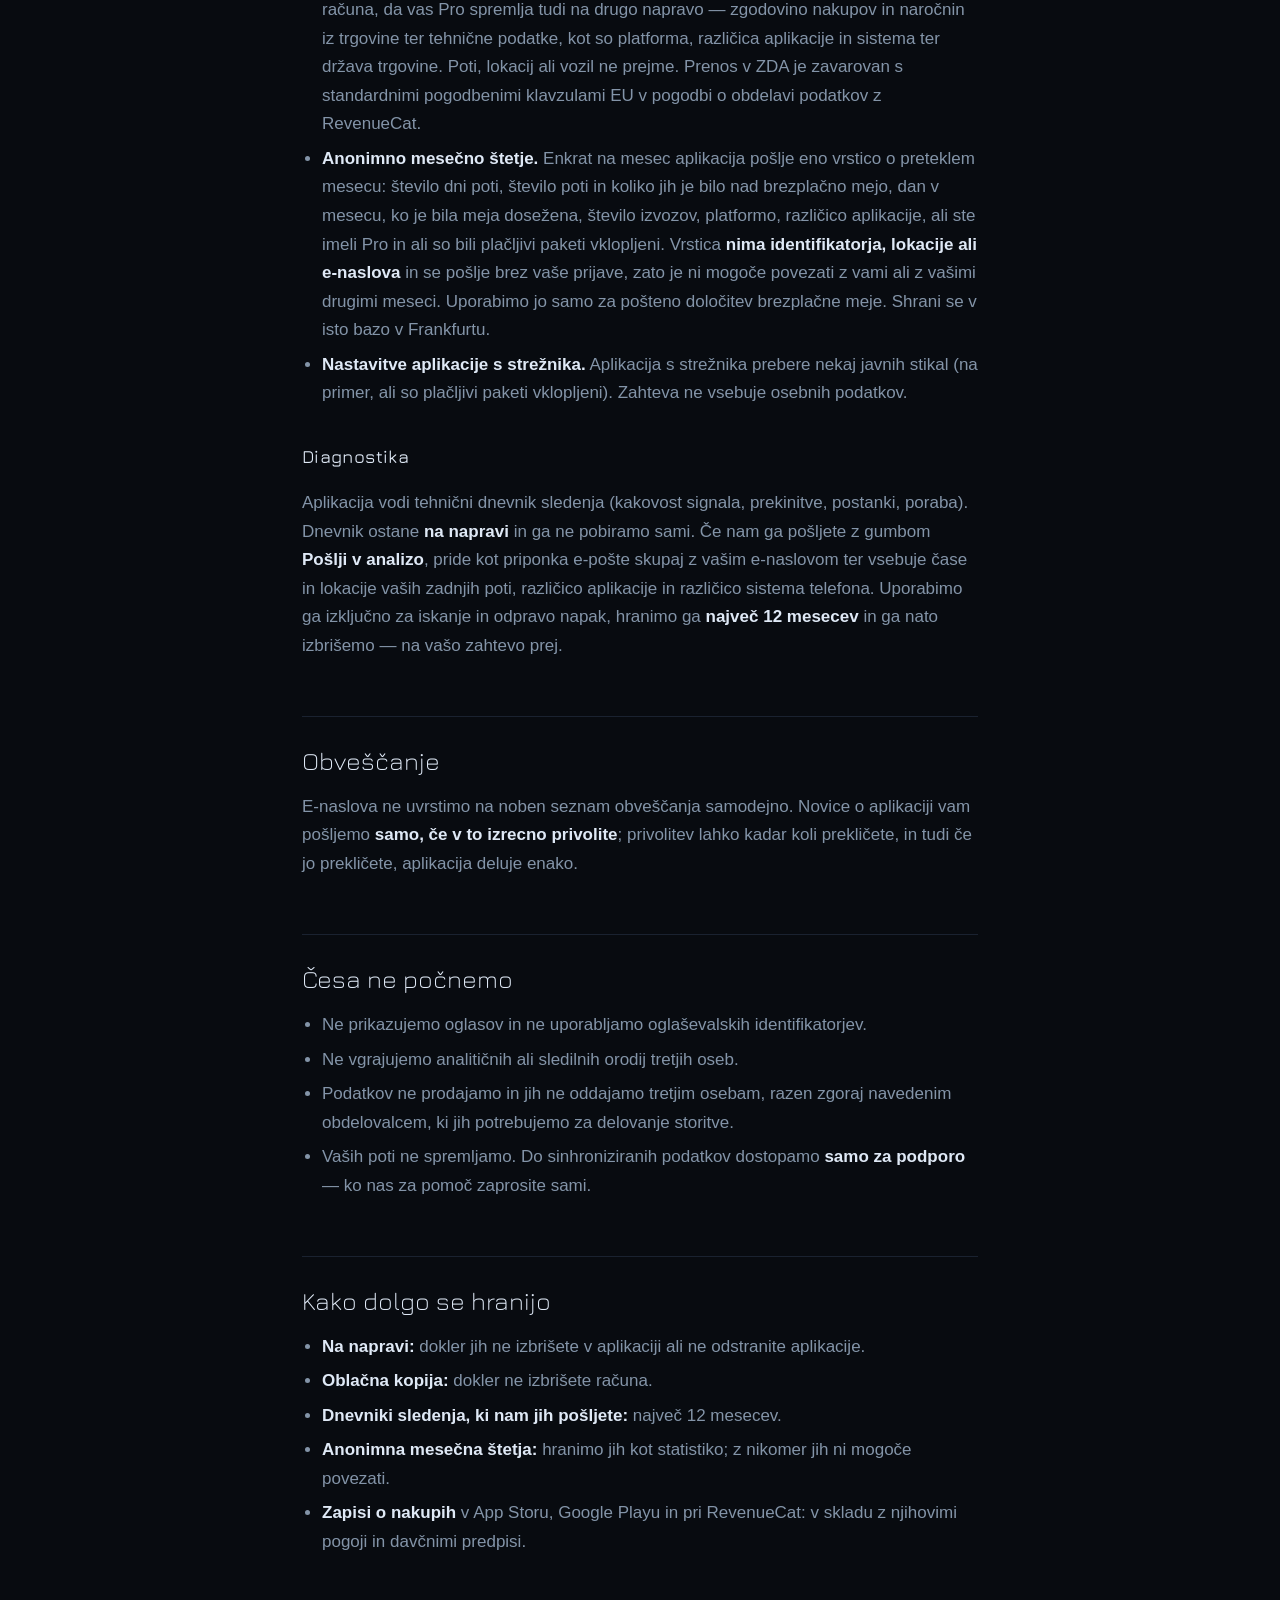
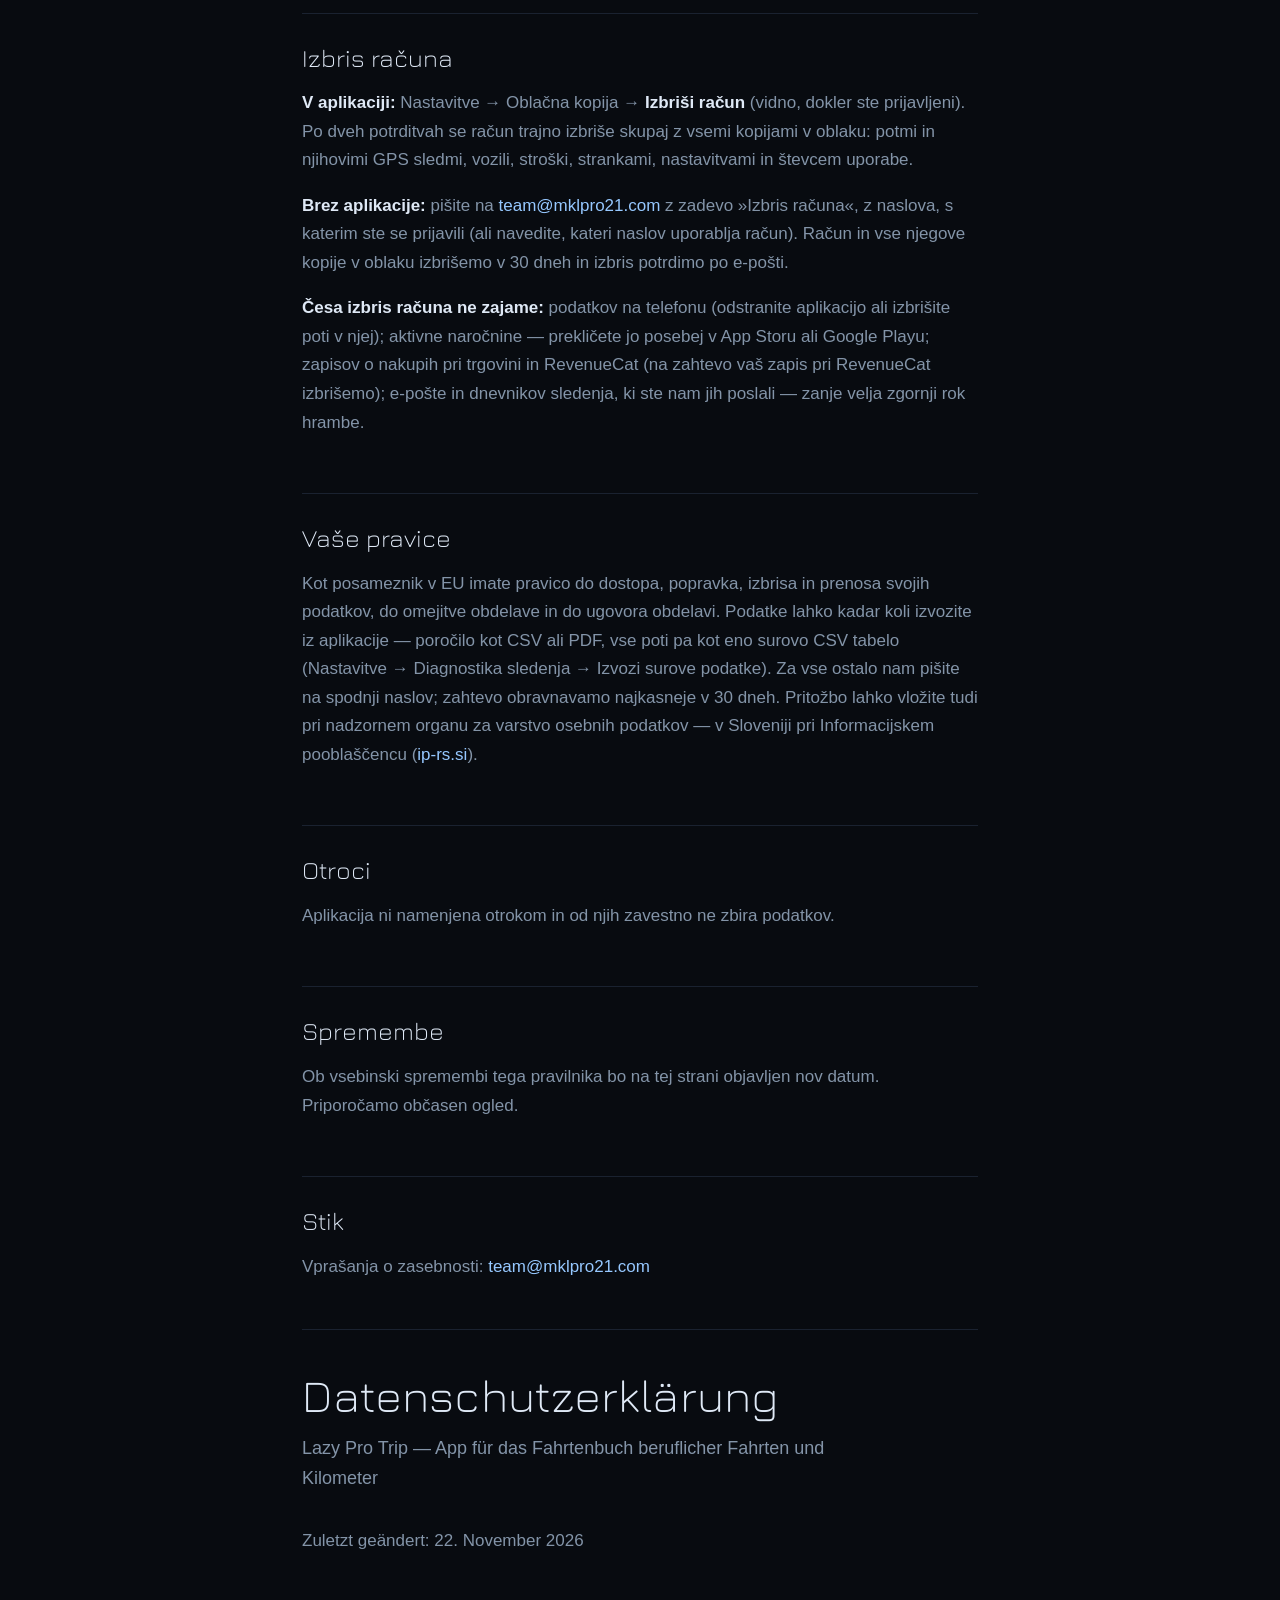
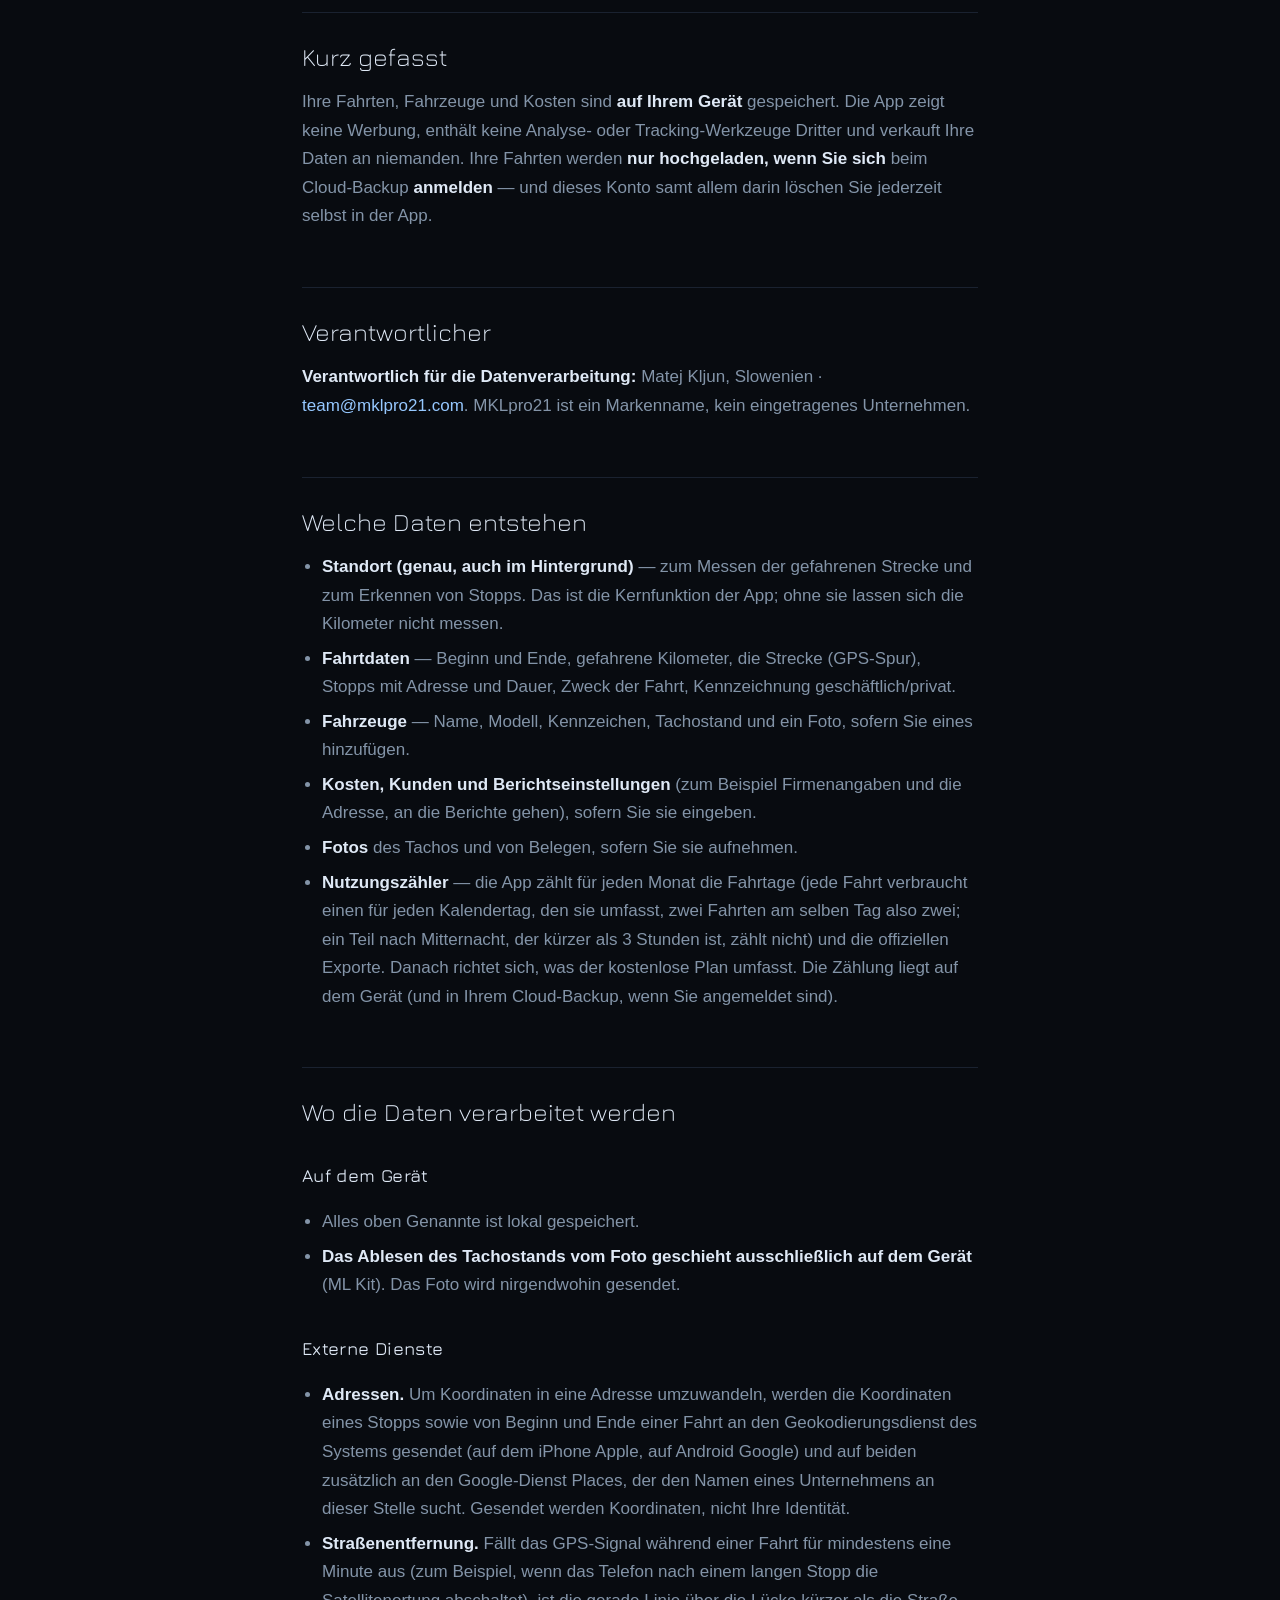
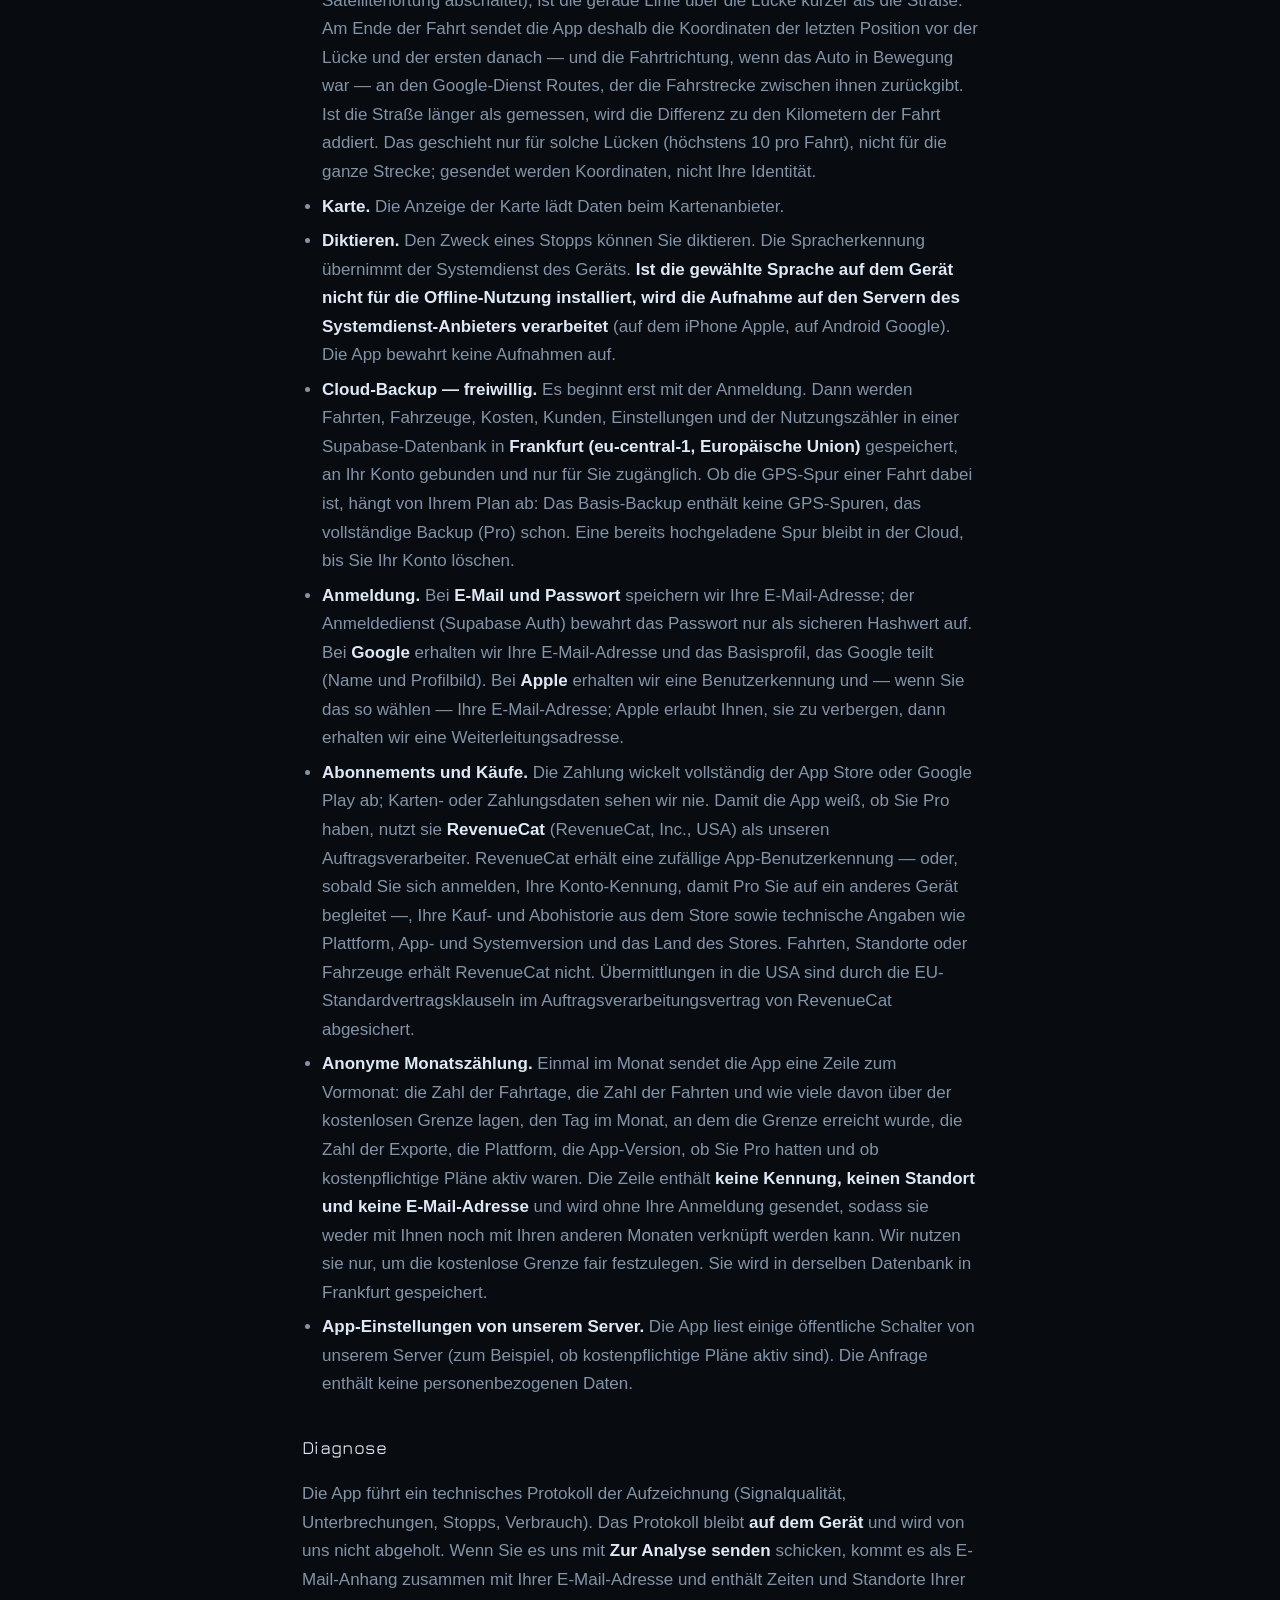
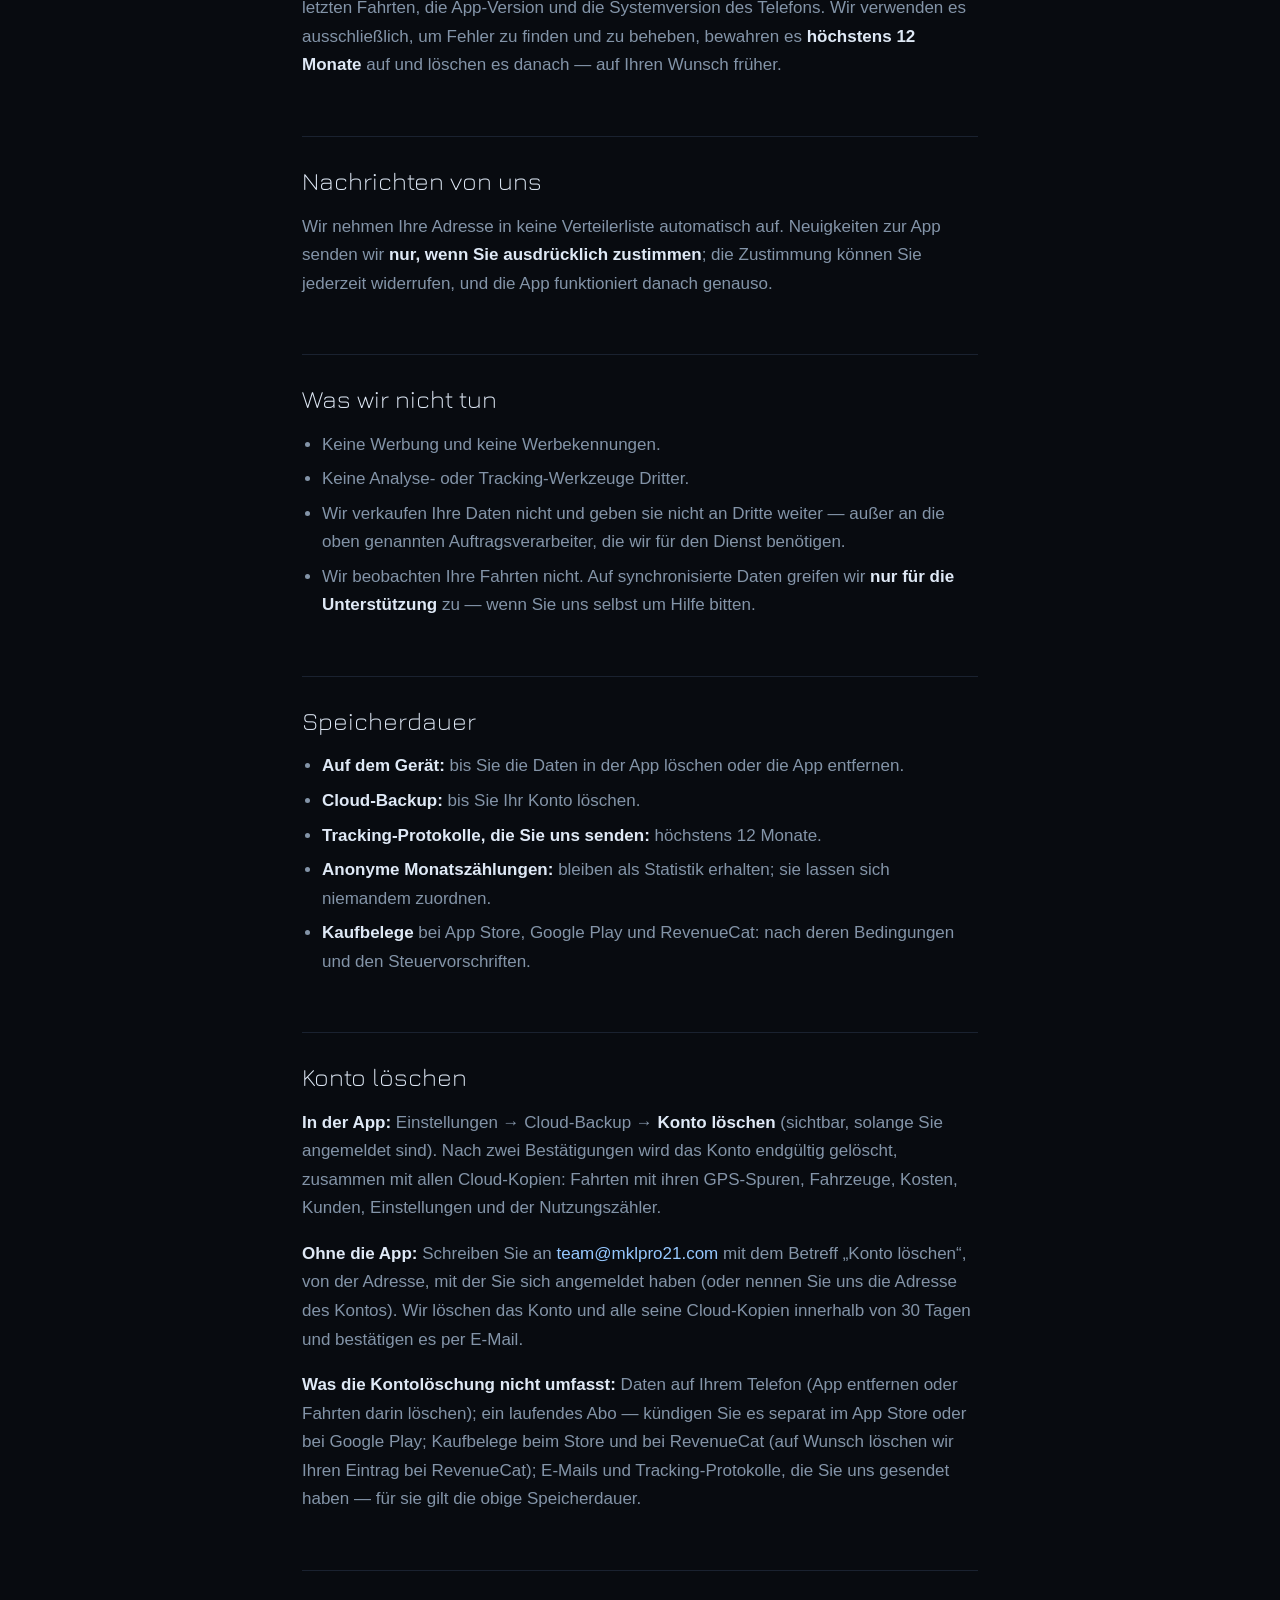
<file: zasebnost/index.html>
<!DOCTYPE html>
<html lang="en">
<head>
<meta charset="utf-8">
<meta name="viewport" content="width=device-width, initial-scale=1">
<title>Lazy Pro Trip — privacy policy / pravilnik o zasebnosti / Datenschutz</title>
<meta name="description" content="What data Lazy Pro Trip creates, where it is stored, who can access it, and how to delete your account.">
<link rel="canonical" href="https://mklpro21.com/zasebnost/">
<link rel="icon" href="/assets/img/favicon-48.png" sizes="48x48">
<link rel="apple-touch-icon" href="/assets/img/icon-lpt-192.png">
<meta name="theme-color" content="#080b10">
<meta property="og:title" content="Lazy Pro Trip — privacy policy / pravilnik o zasebnosti / Datenschutz">
<meta property="og:url" content="https://mklpro21.com/zasebnost/">
<meta property="og:image" content="https://mklpro21.com/assets/img/og-lpt.png">
<link rel="stylesheet" href="/assets/css/site.css">
</head>
<body>

<header class="nav">
  <div class="wrap nav-inner">
    <a class="nav-logo" href="/"><img src="/assets/img/logo.png" alt="Lazy Pro Trip"></a>
    <nav class="nav-links">
      <a class="hide-sm" href="/">Lazy Pro Trip</a>
      <a class="hide-sm" href="/pic-edit/">Pic Edit</a>
      <a href="/podpora/">Support</a>
      <a href="/zasebnost/">Privacy</a>
    </nav>
  </div>
</header>

<main class="wrap doc">
<h1 id="en">Privacy Policy</h1>
<p class="lede">Lazy Pro Trip — business mileage and trip logging</p>
<p class="updated">Last updated: 22 November 2026</p>
<div class="lang"><a href="#sl">Slovenščina ↓</a> · <a href="#de">Deutsch ↓</a> · <a href="/podpora/">Support</a></div>

<h2>In short</h2>
<div class="box">
<p>Your trips, vehicles and costs are stored <strong>on your device</strong>. The app shows no ads, contains no third-party analytics or tracking tools, and we sell your data to no one. Your trips are uploaded <strong>only if you sign in</strong> to the cloud backup — and you can delete that account, with everything in it, from the app at any time.</p>
</div>

<h2 id="controller">Who is responsible</h2>
<p><strong>Controller:</strong> Matej Kljun, Slovenia · <a href="mailto:team@mklpro21.com">team@mklpro21.com</a>. MKLpro21 is a brand name, not a registered company.</p>

<h2>What data exists</h2>
<ul>
  <li><strong>Location (precise, including in the background)</strong> — to measure the route driven and detect stops. This is the core function of the app; without it mileage cannot be measured.</li>
  <li><strong>Trip data</strong> — start and end time, distance, the route (GPS track), stops with their address and duration, trip purpose, business/private marking.</li>
  <li><strong>Vehicles</strong> — name, model, registration plate, odometer reading, and a photo if you add one.</li>
  <li><strong>Costs, clients and report settings</strong> (for example company details and the address reports are sent to), if you enter them.</li>
  <li><strong>Photographs</strong> of the odometer and receipts, if you take them.</li>
  <li><strong>Usage counter</strong> — for each month the app counts trip days (each trip uses one for every calendar day it covers, so two trips on the same day use two; a part after midnight shorter than 3 hours is not counted) and the official exports you made. This determines what the free plan includes. The count is kept on the device (and in your cloud backup if you are signed in).</li>
</ul>

<h2>Where data is processed</h2>

<h3>On your device</h3>
<ul>
  <li>Everything listed above is stored locally.</li>
  <li><strong>Reading the odometer from a photo happens entirely on the device</strong> (ML Kit). The photo is not sent anywhere.</li>
</ul>

<h3>External services</h3>
<ul>
  <li><strong>Addresses.</strong> To turn coordinates into an address, the coordinates of a stop, and of where a trip starts and ends, are sent to the system geocoding service (Apple on iPhone, Google on Android) and, on both, to Google's Places service, which looks up the name of a business at that spot. Coordinates are sent, not your identity.</li>
  <li><strong>Road distance.</strong> If the GPS signal drops out during a trip for at least a minute (for example, when the phone turns satellite positioning off after a long stop), the straight line across the gap is shorter than the road. When the trip ends, the app then sends the coordinates of the last position before the gap and the first one after it — and the direction of travel, if the car was moving — to Google's Routes service, which returns the driving distance between them. If the road is longer than what was measured, the difference is added to the trip's mileage. This happens only for such gaps (at most 10 per trip), not for the whole route; coordinates are sent, not your identity.</li>
  <li><strong>Maps.</strong> Displaying the map loads data from the map provider.</li>
  <li><strong>Dictation.</strong> You may dictate the purpose of a stop. Speech recognition is performed by the device's system service. <strong>If the chosen language is not installed for offline use, the recording is processed on the system provider's servers</strong> (on iPhone Apple's, on Android Google's). The app does not keep recordings.</li>
  <li><strong>Cloud backup — optional.</strong> It starts only once you sign in. Trips, vehicles, costs, clients, settings and the usage counter are then stored in a Supabase database in <strong>Frankfurt (eu-central-1, European Union)</strong>, tied to your account and accessible only to you. Whether a trip's GPS track is included depends on your plan: the basic backup contains no GPS tracks, the full backup (Pro) does. A track uploaded earlier stays in the cloud until you delete your account.</li>
  <li><strong>Signing in.</strong> With <strong>email and password</strong> we store your email address; the sign-in service (Supabase Auth) keeps the password only as a secure hash. With <strong>Google</strong> we receive your email address and the basic profile Google shares (name and profile picture). With <strong>Apple</strong> we receive a user identifier and — if you choose — your email address; Apple lets you hide it, in which case we receive a relay address.</li>
  <li><strong>Subscriptions and purchases.</strong> Payment is handled entirely by the App Store or Google Play; we never see your card or payment details. To know whether you have Pro, the app uses <strong>RevenueCat</strong> (RevenueCat, Inc., USA) as our processor. RevenueCat receives a random app user ID — or, once you sign in, your account ID, so that Pro follows you to another device — your purchase and subscription history from the store, and technical details such as platform, app and system version and the store country. It receives no trips, locations or vehicles. Transfers to the USA are covered by the EU Standard Contractual Clauses in RevenueCat's data processing agreement.</li>
  <li><strong>Anonymous monthly count.</strong> Once a month the app sends one row about the previous month: the number of trip days, the number of trips and how many of them were beyond the free limit, the day of the month the limit was reached, the number of exports, the platform, the app version, whether you had Pro and whether paid plans were active. The row carries <strong>no identifier, no location and no email address</strong> and is sent without your sign-in, so it cannot be linked to you or to your other months. We use it only to set the free limit fairly. It is stored in the same database in Frankfurt.</li>
  <li><strong>App settings from our server.</strong> The app reads a few public on/off switches from our server (for example, whether paid plans are active). The request contains no personal data.</li>
</ul>

<h3 id="diagnostics">Diagnostics</h3>
<p>The app keeps a technical tracking log (signal quality, interruptions, stops, battery use). The log stays <strong>on the device</strong> and we do not collect it. If you send it to us with <strong>Send for analysis</strong>, it arrives as an email attachment together with your email address, and it contains the times and locations of your recent trips, the app version and the phone's system version. We use it solely to find and fix faults, keep it for <strong>at most 12 months</strong> and then delete it — earlier if you ask.</p>

<h2>Messages from us</h2>
<p>We do not add your address to any mailing list automatically. We send news about the app <strong>only if you explicitly opt in</strong>; you may withdraw consent at any time, and the app works exactly the same if you do.</p>

<h2>What we do not do</h2>
<ul>
  <li>No advertising and no advertising identifiers.</li>
  <li>No third-party analytics or tracking tools.</li>
  <li>We do not sell your data and do not pass it to third parties, other than the processors named above that we need to provide the service.</li>
  <li>We do not monitor your trips. We access synchronised data <strong>for support only</strong> — when you ask us for help.</li>
</ul>

<h2>Retention</h2>
<ul>
  <li><strong>On the device:</strong> until you delete it in the app or remove the app.</li>
  <li><strong>Cloud backup:</strong> until you delete your account.</li>
  <li><strong>Tracking logs you send us:</strong> at most 12 months.</li>
  <li><strong>Anonymous monthly counts:</strong> kept as statistics; they cannot be linked to anyone.</li>
  <li><strong>Purchase records</strong> at the App Store, Google Play and RevenueCat: according to their terms and tax law.</li>
</ul>

<h2 id="delete-account">Deleting your account</h2>
<p><strong>In the app:</strong> Settings → Cloud Backup → <strong>Delete account</strong> (shown while you are signed in). After two confirmations the account is deleted permanently, together with every cloud copy: trips and their GPS tracks, vehicles, costs, clients, settings and the usage counter.</p>
<p><strong>Without the app:</strong> email <a href="mailto:team@mklpro21.com?subject=Delete%20account">team@mklpro21.com</a> with the subject “Delete account”, from the address you signed in with (or tell us which address the account uses). We delete the account and all its cloud copies within 30 days and confirm by email.</p>
<p><strong>What account deletion does not cover:</strong> data on your phone (remove the app, or delete trips in it); an active subscription — cancel it separately in the App Store or Google Play; purchase records held by the store and RevenueCat (on request we delete your record at RevenueCat); emails and tracking logs you sent us, which follow the retention above.</p>

<h2>Your rights</h2>
<p>If you are in the EU you have the right to access, correct, delete and port your data, to restrict its processing and to object to it. You can export your data from the app at any time — the report as CSV or PDF, and all trips as one raw CSV table (Settings → Tracking diagnostics → Export raw data). For anything else, write to the address below; requests are handled within 30 days. You also have the right to lodge a complaint with a data protection supervisory authority — in Slovenia, the Information Commissioner (<a href="https://www.ip-rs.si/en/">ip-rs.si</a>).</p>

<h2>Children</h2>
<p>The app is not directed at children and does not knowingly collect their data.</p>

<h2>Changes</h2>
<p>If this policy changes materially, a new date will appear on this page.</p>

<h2>Contact</h2>
<p>Privacy questions: <a href="mailto:team@mklpro21.com">team@mklpro21.com</a></p>

<hr id="sl" style="margin:3rem 0 0; border:0; border-top:1px solid var(--line)">

<div lang="sl">
<h1 style="margin-top:2.5rem">Pravilnik o zasebnosti</h1>
<p class="lede">Lazy Pro Trip — aplikacija za beleženje službenih poti in kilometrine</p>
<p class="updated">Zadnja sprememba: 22. november 2026</p>

<h2>Na kratko</h2>
<div class="box">
<p>Vaše poti, vozila in stroški so shranjeni <strong>na vaši napravi</strong>. Aplikacija nima oglasov, ne vsebuje analitičnih ali sledilnih orodij tretjih oseb in vaših podatkov ne prodaja nikomur. Poti se v oblak prenesejo <strong>samo, če se prijavite</strong> v oblačno kopijo — ta račun pa z vsem, kar je v njem, kadar koli izbrišete kar v aplikaciji.</p>
</div>

<h2 id="upravljavec">Kdo je odgovoren</h2>
<p><strong>Upravljavec podatkov:</strong> Matej Kljun, Slovenija · <a href="mailto:team@mklpro21.com">team@mklpro21.com</a>. MKLpro21 je ime znamke, ne registrirano podjetje.</p>

<h2>Kateri podatki nastanejo</h2>
<ul>
  <li><strong>Lokacija (natančna, tudi v ozadju)</strong> — merjenje prevožene poti in zaznavanje postankov. To je osnovna funkcija aplikacije; brez nje kilometrine ni mogoče izmeriti.</li>
  <li><strong>Podatki o poteh</strong> — čas začetka in konca, prevoženi kilometri, pot (GPS sled), postanki z naslovom in trajanjem, namen poti, oznaka službeno/zasebno.</li>
  <li><strong>Vozila</strong> — ime, model, registrska oznaka, stanje števca in fotografija, če jo dodate.</li>
  <li><strong>Stroški, stranke in nastavitve poročil</strong> (na primer podatki podjetja in naslov, na katerega gredo poročila), če jih vnesete.</li>
  <li><strong>Fotografije</strong> števca in računov, če jih posnamete.</li>
  <li><strong>Števec uporabe</strong> — aplikacija za vsak mesec šteje dneve poti (vsaka pot porabi en dan za vsak koledarski dan, ki ga pokrije, zato dve poti na isti dan porabita dva; del po polnoči, krajši od 3 ur, se ne šteje) in uradne izvoze. Po njem se določi, kaj vključuje brezplačni paket. Štetje se hrani na napravi (in v oblačni kopiji, če ste prijavljeni).</li>
</ul>

<h2>Kje se podatki obdelujejo</h2>

<h3>Na napravi</h3>
<ul>
  <li>Vsi zgoraj našteti podatki so shranjeni lokalno.</li>
  <li><strong>Branje stanja števca s fotografije poteka izključno na napravi</strong> (ML Kit). Fotografija se ne pošlje nikamor.</li>
</ul>

<h3>Zunanje storitve</h3>
<ul>
  <li><strong>Naslovi.</strong> Za pretvorbo koordinat v naslov se koordinate postanka ter začetka in konca poti pošljejo sistemski storitvi za geokodiranje (na iPhonu Apple, na Androidu Google), na obeh pa tudi Googlovi storitvi Places, ki poišče ime podjetja na tem mestu. Poslane so koordinate, ne vaša identiteta.</li>
  <li><strong>Cestna razdalja.</strong> Če GPS signal med potjo izgine za vsaj minuto (na primer, ko telefon po dolgem postanku izklopi satelitsko določanje položaja), je ravna črta čez vrzel krajša od ceste. Ob koncu poti zato aplikacija pošlje koordinate zadnjega položaja pred vrzeljo in prvega po njej — in smer vožnje, če se je avto premikal — Googlovi storitvi Routes, ki vrne cestno razdaljo med njima. Če je cesta daljša od izmerjenega, se razlika prišteje kilometrom poti. To velja samo za take vrzeli (največ 10 na pot), ne za celotno pot; poslane so koordinate, ne vaša identiteta.</li>
  <li><strong>Zemljevid.</strong> Prikaz zemljevida naloži podatke pri ponudniku zemljevidov.</li>
  <li><strong>Diktiranje.</strong> Namen postanka lahko narekujete. Prepoznavo govora opravi sistemska storitev naprave. <strong>Če izbrani jezik na napravi ni nameščen za delovanje brez povezave, posnetek obdela strežnik ponudnika sistemske storitve</strong> (na iPhonu Apple, na Androidu Google). Aplikacija posnetkov ne hrani.</li>
  <li><strong>Oblačna kopija — izbirna.</strong> Vklopi se šele s prijavo. Takrat se poti, vozila, stroški, stranke, nastavitve in števec uporabe shranijo v bazo Supabase v <strong>Frankfurtu (eu-central-1, Evropska unija)</strong>, vezani na vaš račun in dostopni samo vam. Ali kopija vsebuje tudi GPS sled poti, je odvisno od paketa: osnovna kopija je brez GPS sledi, polna kopija (Pro) jih vsebuje. Sled, ki je že naložena, ostane v oblaku, dokler ne izbrišete računa.</li>
  <li><strong>Prijava.</strong> Pri prijavi z <strong>e-naslovom in geslom</strong> hranimo vaš e-naslov; geslo hrani storitev za prijavo (Supabase Auth) samo kot varno zgoščeno vrednost. Pri prijavi z <strong>Googlom</strong> prejmemo e-naslov in osnovni profil, ki ga deli Google (ime in profilno sliko). Pri prijavi z <strong>Applom</strong> prejmemo identifikator uporabnika in — če tako izberete — e-naslov; Apple vam omogoča skrivanje e-naslova, v tem primeru prejmemo posredovalni naslov.</li>
  <li><strong>Naročnine in nakupi.</strong> Plačilo v celoti opravi App Store ali Google Play; podatkov o kartici ali plačilu nikoli ne vidimo. Da aplikacija ve, ali imate Pro, kot našega obdelovalca uporablja <strong>RevenueCat</strong> (RevenueCat, Inc., ZDA). RevenueCat prejme naključni identifikator uporabnika aplikacije — ali, ko se prijavite, identifikator vašega računa, da vas Pro spremlja tudi na drugo napravo — zgodovino nakupov in naročnin iz trgovine ter tehnične podatke, kot so platforma, različica aplikacije in sistema ter država trgovine. Poti, lokacij ali vozil ne prejme. Prenos v ZDA je zavarovan s standardnimi pogodbenimi klavzulami EU v pogodbi o obdelavi podatkov z RevenueCat.</li>
  <li><strong>Anonimno mesečno štetje.</strong> Enkrat na mesec aplikacija pošlje eno vrstico o preteklem mesecu: število dni poti, število poti in koliko jih je bilo nad brezplačno mejo, dan v mesecu, ko je bila meja dosežena, število izvozov, platformo, različico aplikacije, ali ste imeli Pro in ali so bili plačljivi paketi vklopljeni. Vrstica <strong>nima identifikatorja, lokacije ali e-naslova</strong> in se pošlje brez vaše prijave, zato je ni mogoče povezati z vami ali z vašimi drugimi meseci. Uporabimo jo samo za pošteno določitev brezplačne meje. Shrani se v isto bazo v Frankfurtu.</li>
  <li><strong>Nastavitve aplikacije s strežnika.</strong> Aplikacija s strežnika prebere nekaj javnih stikal (na primer, ali so plačljivi paketi vklopljeni). Zahteva ne vsebuje osebnih podatkov.</li>
</ul>

<h3 id="diagnostika">Diagnostika</h3>
<p>Aplikacija vodi tehnični dnevnik sledenja (kakovost signala, prekinitve, postanki, poraba). Dnevnik ostane <strong>na napravi</strong> in ga ne pobiramo sami. Če nam ga pošljete z gumbom <strong>Pošlji v analizo</strong>, pride kot priponka e-pošte skupaj z vašim e-naslovom ter vsebuje čase in lokacije vaših zadnjih poti, različico aplikacije in različico sistema telefona. Uporabimo ga izključno za iskanje in odpravo napak, hranimo ga <strong>največ 12 mesecev</strong> in ga nato izbrišemo — na vašo zahtevo prej.</p>

<h2>Obveščanje</h2>
<p>E-naslova ne uvrstimo na noben seznam obveščanja samodejno. Novice o aplikaciji vam pošljemo <strong>samo, če v to izrecno privolite</strong>; privolitev lahko kadar koli prekličete, in tudi če jo prekličete, aplikacija deluje enako.</p>

<h2>Česa ne počnemo</h2>
<ul>
  <li>Ne prikazujemo oglasov in ne uporabljamo oglaševalskih identifikatorjev.</li>
  <li>Ne vgrajujemo analitičnih ali sledilnih orodij tretjih oseb.</li>
  <li>Podatkov ne prodajamo in jih ne oddajamo tretjim osebam, razen zgoraj navedenim obdelovalcem, ki jih potrebujemo za delovanje storitve.</li>
  <li>Vaših poti ne spremljamo. Do sinhroniziranih podatkov dostopamo <strong>samo za podporo</strong> — ko nas za pomoč zaprosite sami.</li>
</ul>

<h2>Kako dolgo se hranijo</h2>
<ul>
  <li><strong>Na napravi:</strong> dokler jih ne izbrišete v aplikaciji ali ne odstranite aplikacije.</li>
  <li><strong>Oblačna kopija:</strong> dokler ne izbrišete računa.</li>
  <li><strong>Dnevniki sledenja, ki nam jih pošljete:</strong> največ 12 mesecev.</li>
  <li><strong>Anonimna mesečna štetja:</strong> hranimo jih kot statistiko; z nikomer jih ni mogoče povezati.</li>
  <li><strong>Zapisi o nakupih</strong> v App Storu, Google Playu in pri RevenueCat: v skladu z njihovimi pogoji in davčnimi predpisi.</li>
</ul>

<h2 id="izbris-racuna">Izbris računa</h2>
<p><strong>V aplikaciji:</strong> Nastavitve → Oblačna kopija → <strong>Izbriši račun</strong> (vidno, dokler ste prijavljeni). Po dveh potrditvah se račun trajno izbriše skupaj z vsemi kopijami v oblaku: potmi in njihovimi GPS sledmi, vozili, stroški, strankami, nastavitvami in števcem uporabe.</p>
<p><strong>Brez aplikacije:</strong> pišite na <a href="mailto:team@mklpro21.com?subject=Izbris%20ra%C4%8Duna">team@mklpro21.com</a> z zadevo »Izbris računa«, z naslova, s katerim ste se prijavili (ali navedite, kateri naslov uporablja račun). Račun in vse njegove kopije v oblaku izbrišemo v 30 dneh in izbris potrdimo po e-pošti.</p>
<p><strong>Česa izbris računa ne zajame:</strong> podatkov na telefonu (odstranite aplikacijo ali izbrišite poti v njej); aktivne naročnine — prekličete jo posebej v App Storu ali Google Playu; zapisov o nakupih pri trgovini in RevenueCat (na zahtevo vaš zapis pri RevenueCat izbrišemo); e-pošte in dnevnikov sledenja, ki ste nam jih poslali — zanje velja zgornji rok hrambe.</p>

<h2>Vaše pravice</h2>
<p>Kot posameznik v EU imate pravico do dostopa, popravka, izbrisa in prenosa svojih podatkov, do omejitve obdelave in do ugovora obdelavi. Podatke lahko kadar koli izvozite iz aplikacije — poročilo kot CSV ali PDF, vse poti pa kot eno surovo CSV tabelo (Nastavitve → Diagnostika sledenja → Izvozi surove podatke). Za vse ostalo nam pišite na spodnji naslov; zahtevo obravnavamo najkasneje v 30 dneh. Pritožbo lahko vložite tudi pri nadzornem organu za varstvo osebnih podatkov — v Sloveniji pri Informacijskem pooblaščencu (<a href="https://www.ip-rs.si/">ip-rs.si</a>).</p>

<h2>Otroci</h2>
<p>Aplikacija ni namenjena otrokom in od njih zavestno ne zbira podatkov.</p>

<h2>Spremembe</h2>
<p>Ob vsebinski spremembi tega pravilnika bo na tej strani objavljen nov datum. Priporočamo občasen ogled.</p>

<h2>Stik</h2>
<p>Vprašanja o zasebnosti: <a href="mailto:team@mklpro21.com">team@mklpro21.com</a></p>
</div>

<hr id="de" style="margin:3rem 0 0; border:0; border-top:1px solid var(--line)">

<div lang="de">
<h1 style="margin-top:2.5rem">Datenschutzerklärung</h1>
<p class="lede">Lazy Pro Trip — App für das Fahrtenbuch beruflicher Fahrten und Kilometer</p>
<p class="updated">Zuletzt geändert: 22. November 2026</p>

<h2>Kurz gefasst</h2>
<div class="box">
<p>Ihre Fahrten, Fahrzeuge und Kosten sind <strong>auf Ihrem Gerät</strong> gespeichert. Die App zeigt keine Werbung, enthält keine Analyse- oder Tracking-Werkzeuge Dritter und verkauft Ihre Daten an niemanden. Ihre Fahrten werden <strong>nur hochgeladen, wenn Sie sich</strong> beim Cloud-Backup <strong>anmelden</strong> — und dieses Konto samt allem darin löschen Sie jederzeit selbst in der App.</p>
</div>

<h2 id="verantwortlicher">Verantwortlicher</h2>
<p><strong>Verantwortlich für die Datenverarbeitung:</strong> Matej Kljun, Slowenien · <a href="mailto:team@mklpro21.com">team@mklpro21.com</a>. MKLpro21 ist ein Markenname, kein eingetragenes Unternehmen.</p>

<h2>Welche Daten entstehen</h2>
<ul>
  <li><strong>Standort (genau, auch im Hintergrund)</strong> — zum Messen der gefahrenen Strecke und zum Erkennen von Stopps. Das ist die Kernfunktion der App; ohne sie lassen sich die Kilometer nicht messen.</li>
  <li><strong>Fahrtdaten</strong> — Beginn und Ende, gefahrene Kilometer, die Strecke (GPS-Spur), Stopps mit Adresse und Dauer, Zweck der Fahrt, Kennzeichnung geschäftlich/privat.</li>
  <li><strong>Fahrzeuge</strong> — Name, Modell, Kennzeichen, Tachostand und ein Foto, sofern Sie eines hinzufügen.</li>
  <li><strong>Kosten, Kunden und Berichtseinstellungen</strong> (zum Beispiel Firmenangaben und die Adresse, an die Berichte gehen), sofern Sie sie eingeben.</li>
  <li><strong>Fotos</strong> des Tachos und von Belegen, sofern Sie sie aufnehmen.</li>
  <li><strong>Nutzungszähler</strong> — die App zählt für jeden Monat die Fahrtage (jede Fahrt verbraucht einen für jeden Kalendertag, den sie umfasst, zwei Fahrten am selben Tag also zwei; ein Teil nach Mitternacht, der kürzer als 3 Stunden ist, zählt nicht) und die offiziellen Exporte. Danach richtet sich, was der kostenlose Plan umfasst. Die Zählung liegt auf dem Gerät (und in Ihrem Cloud-Backup, wenn Sie angemeldet sind).</li>
</ul>

<h2>Wo die Daten verarbeitet werden</h2>

<h3>Auf dem Gerät</h3>
<ul>
  <li>Alles oben Genannte ist lokal gespeichert.</li>
  <li><strong>Das Ablesen des Tachostands vom Foto geschieht ausschließlich auf dem Gerät</strong> (ML Kit). Das Foto wird nirgendwohin gesendet.</li>
</ul>

<h3>Externe Dienste</h3>
<ul>
  <li><strong>Adressen.</strong> Um Koordinaten in eine Adresse umzuwandeln, werden die Koordinaten eines Stopps sowie von Beginn und Ende einer Fahrt an den Geokodierungsdienst des Systems gesendet (auf dem iPhone Apple, auf Android Google) und auf beiden zusätzlich an den Google-Dienst Places, der den Namen eines Unternehmens an dieser Stelle sucht. Gesendet werden Koordinaten, nicht Ihre Identität.</li>
  <li><strong>Straßenentfernung.</strong> Fällt das GPS-Signal während einer Fahrt für mindestens eine Minute aus (zum Beispiel, wenn das Telefon nach einem langen Stopp die Satellitenortung abschaltet), ist die gerade Linie über die Lücke kürzer als die Straße. Am Ende der Fahrt sendet die App deshalb die Koordinaten der letzten Position vor der Lücke und der ersten danach — und die Fahrtrichtung, wenn das Auto in Bewegung war — an den Google-Dienst Routes, der die Fahrstrecke zwischen ihnen zurückgibt. Ist die Straße länger als gemessen, wird die Differenz zu den Kilometern der Fahrt addiert. Das geschieht nur für solche Lücken (höchstens 10 pro Fahrt), nicht für die ganze Strecke; gesendet werden Koordinaten, nicht Ihre Identität.</li>
  <li><strong>Karte.</strong> Die Anzeige der Karte lädt Daten beim Kartenanbieter.</li>
  <li><strong>Diktieren.</strong> Den Zweck eines Stopps können Sie diktieren. Die Spracherkennung übernimmt der Systemdienst des Geräts. <strong>Ist die gewählte Sprache auf dem Gerät nicht für die Offline-Nutzung installiert, wird die Aufnahme auf den Servern des Systemdienst-Anbieters verarbeitet</strong> (auf dem iPhone Apple, auf Android Google). Die App bewahrt keine Aufnahmen auf.</li>
  <li><strong>Cloud-Backup — freiwillig.</strong> Es beginnt erst mit der Anmeldung. Dann werden Fahrten, Fahrzeuge, Kosten, Kunden, Einstellungen und der Nutzungszähler in einer Supabase-Datenbank in <strong>Frankfurt (eu-central-1, Europäische Union)</strong> gespeichert, an Ihr Konto gebunden und nur für Sie zugänglich. Ob die GPS-Spur einer Fahrt dabei ist, hängt von Ihrem Plan ab: Das Basis-Backup enthält keine GPS-Spuren, das vollständige Backup (Pro) schon. Eine bereits hochgeladene Spur bleibt in der Cloud, bis Sie Ihr Konto löschen.</li>
  <li><strong>Anmeldung.</strong> Bei <strong>E-Mail und Passwort</strong> speichern wir Ihre E-Mail-Adresse; der Anmeldedienst (Supabase Auth) bewahrt das Passwort nur als sicheren Hashwert auf. Bei <strong>Google</strong> erhalten wir Ihre E-Mail-Adresse und das Basisprofil, das Google teilt (Name und Profilbild). Bei <strong>Apple</strong> erhalten wir eine Benutzerkennung und — wenn Sie das so wählen — Ihre E-Mail-Adresse; Apple erlaubt Ihnen, sie zu verbergen, dann erhalten wir eine Weiterleitungsadresse.</li>
  <li><strong>Abonnements und Käufe.</strong> Die Zahlung wickelt vollständig der App Store oder Google Play ab; Karten- oder Zahlungsdaten sehen wir nie. Damit die App weiß, ob Sie Pro haben, nutzt sie <strong>RevenueCat</strong> (RevenueCat, Inc., USA) als unseren Auftragsverarbeiter. RevenueCat erhält eine zufällige App-Benutzerkennung — oder, sobald Sie sich anmelden, Ihre Konto-Kennung, damit Pro Sie auf ein anderes Gerät begleitet —, Ihre Kauf- und Abohistorie aus dem Store sowie technische Angaben wie Plattform, App- und Systemversion und das Land des Stores. Fahrten, Standorte oder Fahrzeuge erhält RevenueCat nicht. Übermittlungen in die USA sind durch die EU-Standardvertragsklauseln im Auftragsverarbeitungsvertrag von RevenueCat abgesichert.</li>
  <li><strong>Anonyme Monatszählung.</strong> Einmal im Monat sendet die App eine Zeile zum Vormonat: die Zahl der Fahrtage, die Zahl der Fahrten und wie viele davon über der kostenlosen Grenze lagen, den Tag im Monat, an dem die Grenze erreicht wurde, die Zahl der Exporte, die Plattform, die App-Version, ob Sie Pro hatten und ob kostenpflichtige Pläne aktiv waren. Die Zeile enthält <strong>keine Kennung, keinen Standort und keine E-Mail-Adresse</strong> und wird ohne Ihre Anmeldung gesendet, sodass sie weder mit Ihnen noch mit Ihren anderen Monaten verknüpft werden kann. Wir nutzen sie nur, um die kostenlose Grenze fair festzulegen. Sie wird in derselben Datenbank in Frankfurt gespeichert.</li>
  <li><strong>App-Einstellungen von unserem Server.</strong> Die App liest einige öffentliche Schalter von unserem Server (zum Beispiel, ob kostenpflichtige Pläne aktiv sind). Die Anfrage enthält keine personenbezogenen Daten.</li>
</ul>

<h3 id="diagnose">Diagnose</h3>
<p>Die App führt ein technisches Protokoll der Aufzeichnung (Signalqualität, Unterbrechungen, Stopps, Verbrauch). Das Protokoll bleibt <strong>auf dem Gerät</strong> und wird von uns nicht abgeholt. Wenn Sie es uns mit <strong>Zur Analyse senden</strong> schicken, kommt es als E-Mail-Anhang zusammen mit Ihrer E-Mail-Adresse und enthält Zeiten und Standorte Ihrer letzten Fahrten, die App-Version und die Systemversion des Telefons. Wir verwenden es ausschließlich, um Fehler zu finden und zu beheben, bewahren es <strong>höchstens 12 Monate</strong> auf und löschen es danach — auf Ihren Wunsch früher.</p>

<h2>Nachrichten von uns</h2>
<p>Wir nehmen Ihre Adresse in keine Verteilerliste automatisch auf. Neuigkeiten zur App senden wir <strong>nur, wenn Sie ausdrücklich zustimmen</strong>; die Zustimmung können Sie jederzeit widerrufen, und die App funktioniert danach genauso.</p>

<h2>Was wir nicht tun</h2>
<ul>
  <li>Keine Werbung und keine Werbekennungen.</li>
  <li>Keine Analyse- oder Tracking-Werkzeuge Dritter.</li>
  <li>Wir verkaufen Ihre Daten nicht und geben sie nicht an Dritte weiter — außer an die oben genannten Auftragsverarbeiter, die wir für den Dienst benötigen.</li>
  <li>Wir beobachten Ihre Fahrten nicht. Auf synchronisierte Daten greifen wir <strong>nur für die Unterstützung</strong> zu — wenn Sie uns selbst um Hilfe bitten.</li>
</ul>

<h2>Speicherdauer</h2>
<ul>
  <li><strong>Auf dem Gerät:</strong> bis Sie die Daten in der App löschen oder die App entfernen.</li>
  <li><strong>Cloud-Backup:</strong> bis Sie Ihr Konto löschen.</li>
  <li><strong>Tracking-Protokolle, die Sie uns senden:</strong> höchstens 12 Monate.</li>
  <li><strong>Anonyme Monatszählungen:</strong> bleiben als Statistik erhalten; sie lassen sich niemandem zuordnen.</li>
  <li><strong>Kaufbelege</strong> bei App Store, Google Play und RevenueCat: nach deren Bedingungen und den Steuervorschriften.</li>
</ul>

<h2 id="konto-loeschen">Konto löschen</h2>
<p><strong>In der App:</strong> Einstellungen → Cloud-Backup → <strong>Konto löschen</strong> (sichtbar, solange Sie angemeldet sind). Nach zwei Bestätigungen wird das Konto endgültig gelöscht, zusammen mit allen Cloud-Kopien: Fahrten mit ihren GPS-Spuren, Fahrzeuge, Kosten, Kunden, Einstellungen und der Nutzungszähler.</p>
<p><strong>Ohne die App:</strong> Schreiben Sie an <a href="mailto:team@mklpro21.com?subject=Konto%20l%C3%B6schen">team@mklpro21.com</a> mit dem Betreff „Konto löschen“, von der Adresse, mit der Sie sich angemeldet haben (oder nennen Sie uns die Adresse des Kontos). Wir löschen das Konto und alle seine Cloud-Kopien innerhalb von 30 Tagen und bestätigen es per E-Mail.</p>
<p><strong>Was die Kontolöschung nicht umfasst:</strong> Daten auf Ihrem Telefon (App entfernen oder Fahrten darin löschen); ein laufendes Abo — kündigen Sie es separat im App Store oder bei Google Play; Kaufbelege beim Store und bei RevenueCat (auf Wunsch löschen wir Ihren Eintrag bei RevenueCat); E-Mails und Tracking-Protokolle, die Sie uns gesendet haben — für sie gilt die obige Speicherdauer.</p>

<h2>Ihre Rechte</h2>
<p>Als betroffene Person in der EU haben Sie das Recht auf Auskunft, Berichtigung, Löschung und Übertragung Ihrer Daten, auf Einschränkung der Verarbeitung sowie das Recht, der Verarbeitung zu widersprechen. Sie können Ihre Daten jederzeit aus der App exportieren — den Bericht als CSV oder PDF und alle Fahrten als eine Rohdaten-CSV-Tabelle (Einstellungen → Tracking-Diagnose → Rohdaten exportieren). Für alles Weitere schreiben Sie uns an die untenstehende Adresse; Anfragen bearbeiten wir spätestens innerhalb von 30 Tagen. Außerdem können Sie sich bei einer Datenschutz-Aufsichtsbehörde beschweren — in Slowenien beim Informationsbeauftragten (<a href="https://www.ip-rs.si/en/">ip-rs.si</a>).</p>

<h2>Kinder</h2>
<p>Die App richtet sich nicht an Kinder und erhebt bewusst keine Daten von ihnen.</p>

<h2>Änderungen</h2>
<p>Bei einer inhaltlichen Änderung dieser Erklärung erscheint auf dieser Seite ein neues Datum. Ein gelegentlicher Blick ist empfehlenswert.</p>

<h2>Kontakt</h2>
<p>Fragen zum Datenschutz: <a href="mailto:team@mklpro21.com">team@mklpro21.com</a></p>
</div>

<footer>Lazy Pro Trip · <a href="/podpora/">Support / Podpora / Hilfe</a></footer>
</main>

<footer class="footer">
  <div class="wrap footer-inner">
    <img src="/assets/img/logo.png" alt="Lazy Pro Trip">
    <div class="footer-links">
      <a href="/">Lazy Pro Trip</a>
      <a href="/pic-edit/">Pic Edit</a>
      <a href="/podpora/">Support</a>
      <a href="/zasebnost/">Privacy</a>
      <a href="mailto:team@mklpro21.com">team@mklpro21.com</a>
    </div>
    <div class="maker">
      <img class="maker-mark" src="/assets/img/mklpro21-mark.png" alt="" width="160" height="128">
      <img class="maker-word" src="/assets/img/mklpro21-wordmark.png" alt="MKLpro21" width="440" height="95">
    </div>
    <p class="fine-print">© 2026 MKLpro21 · Lazy Pro Trip</p>
  </div>
</footer>

</body>
</html>
</file>
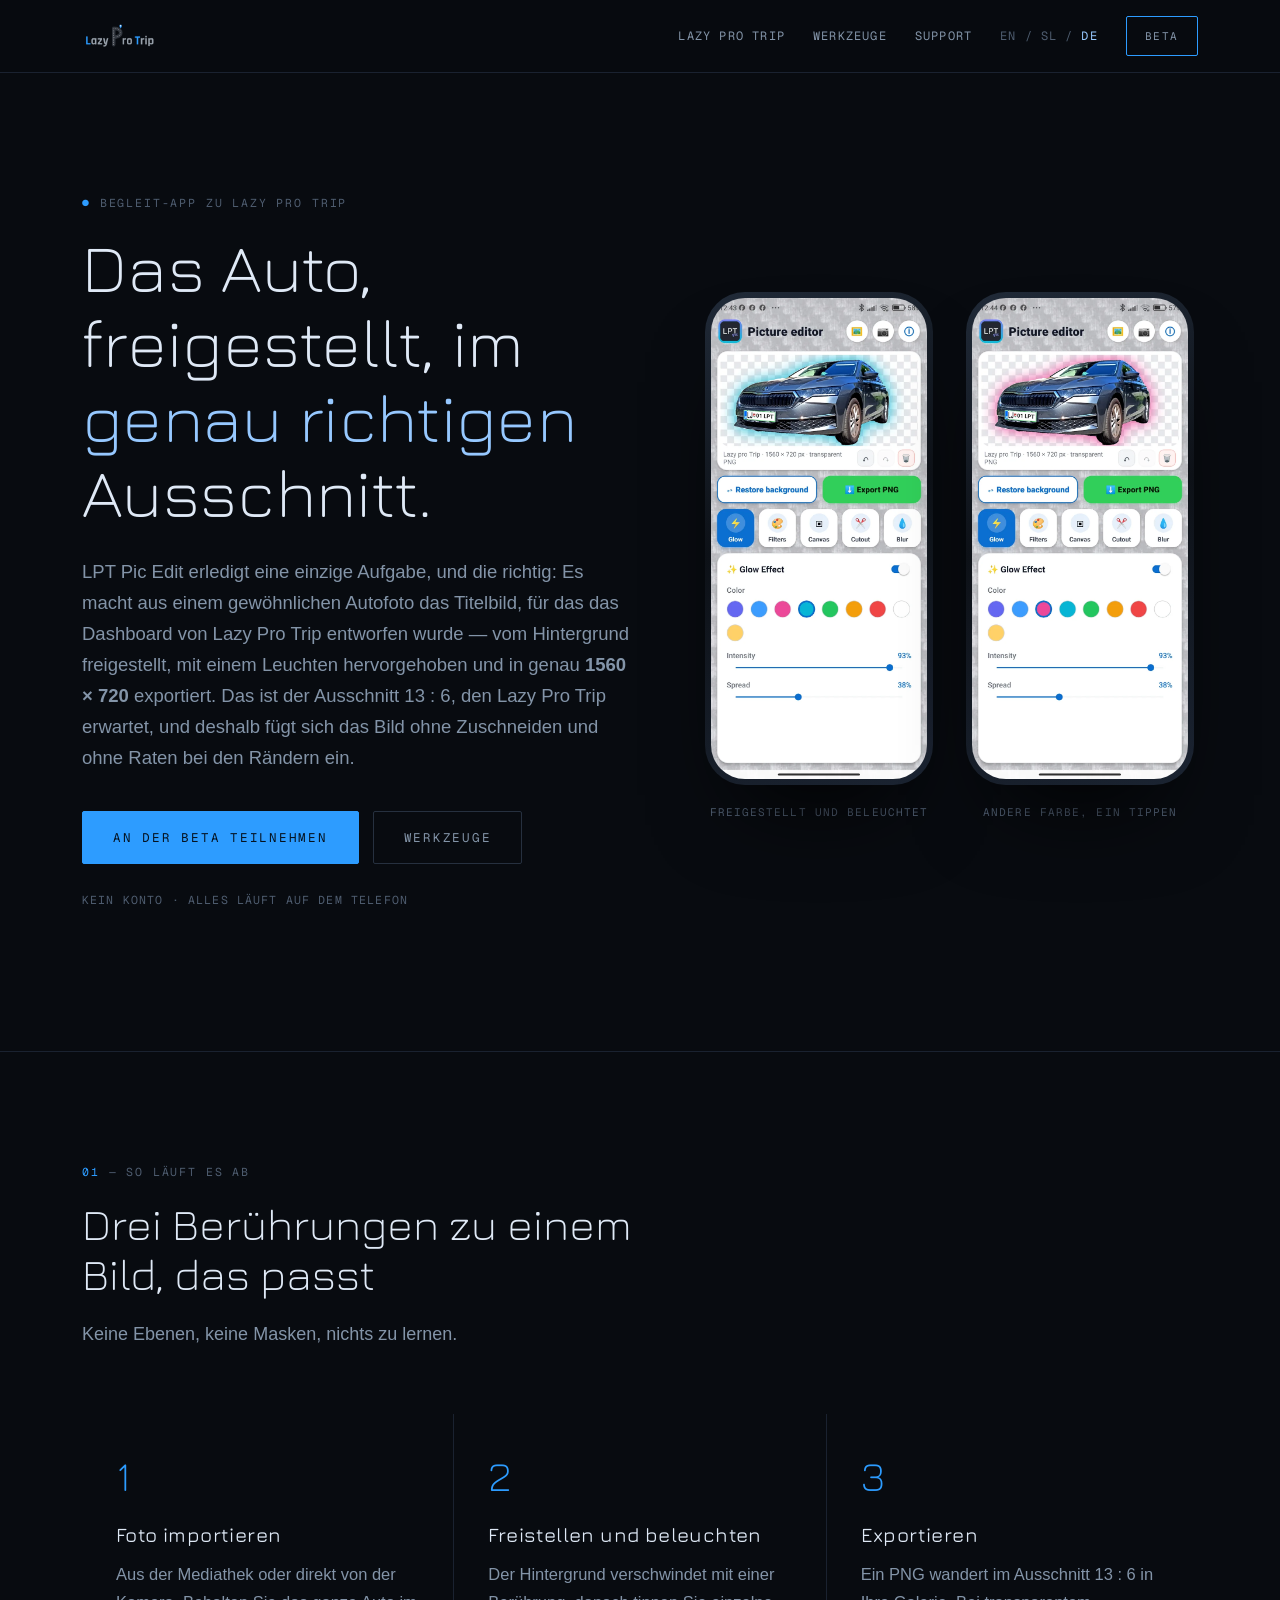
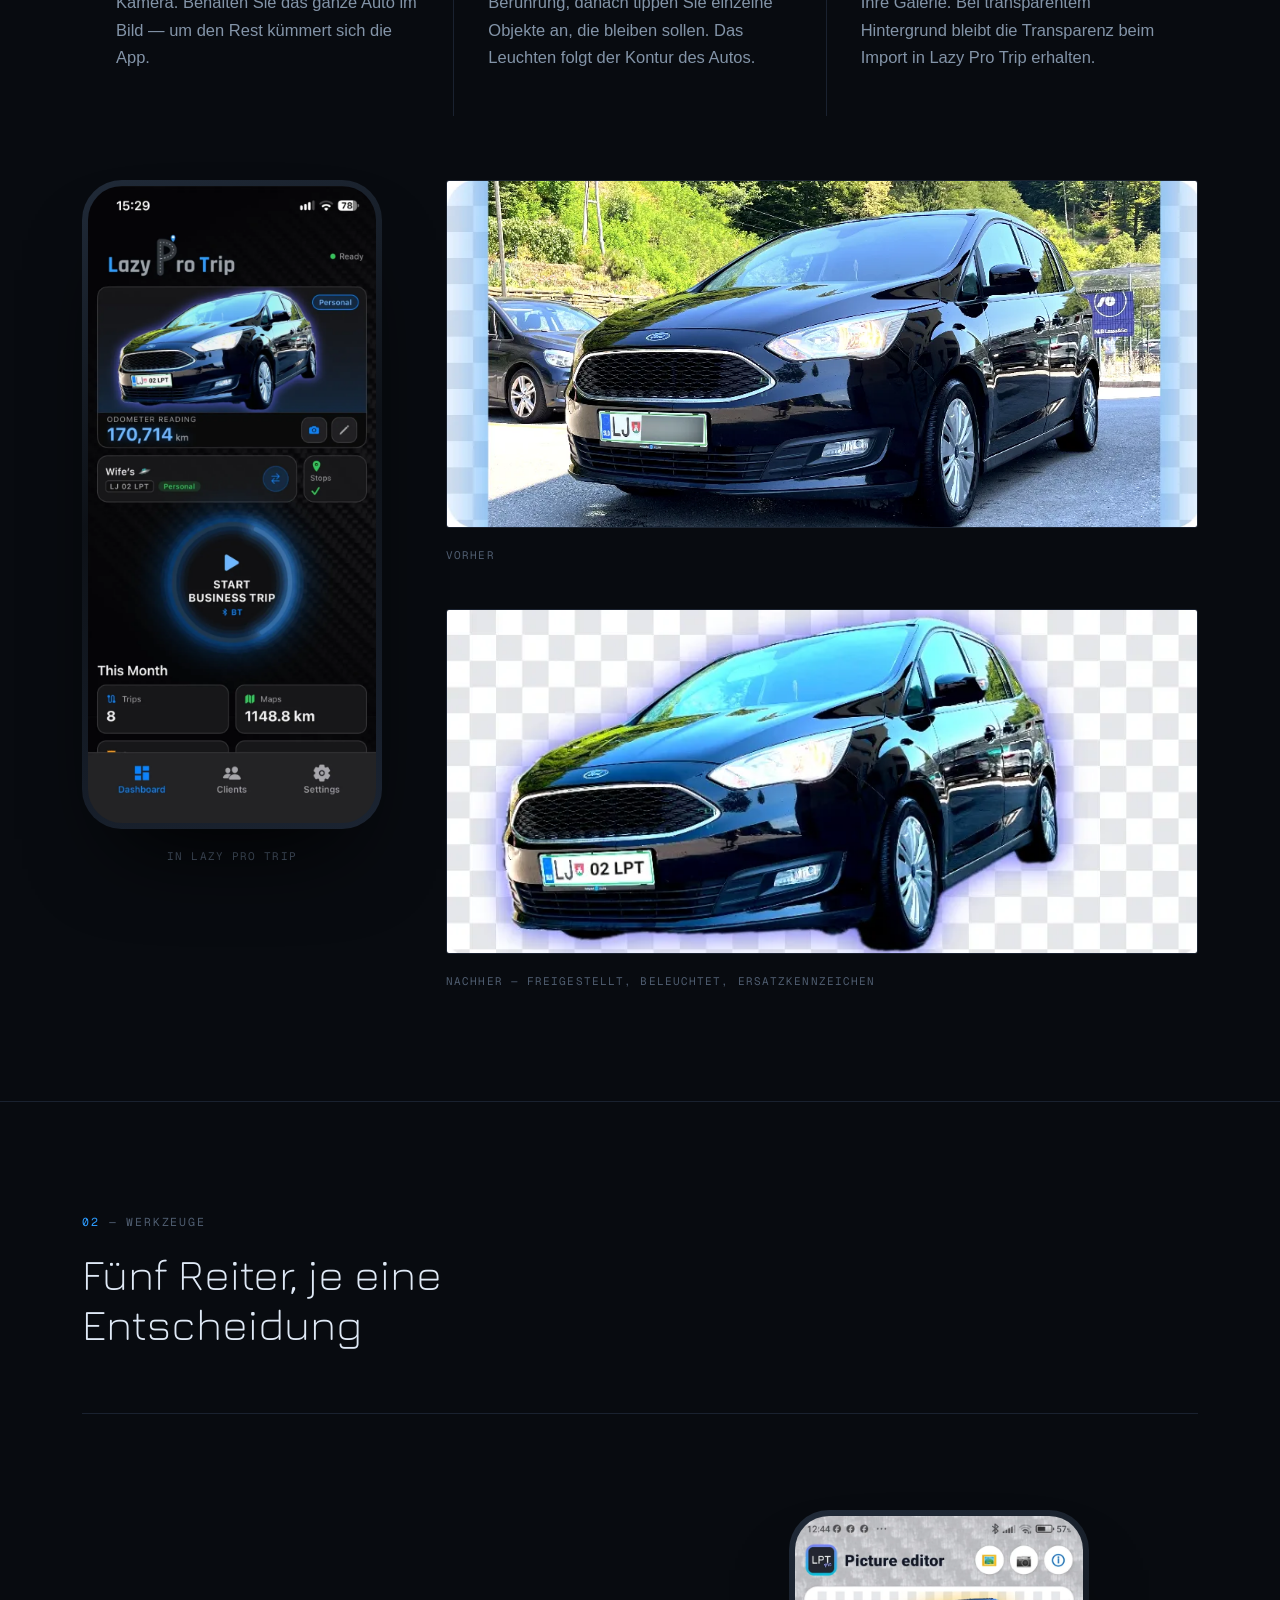
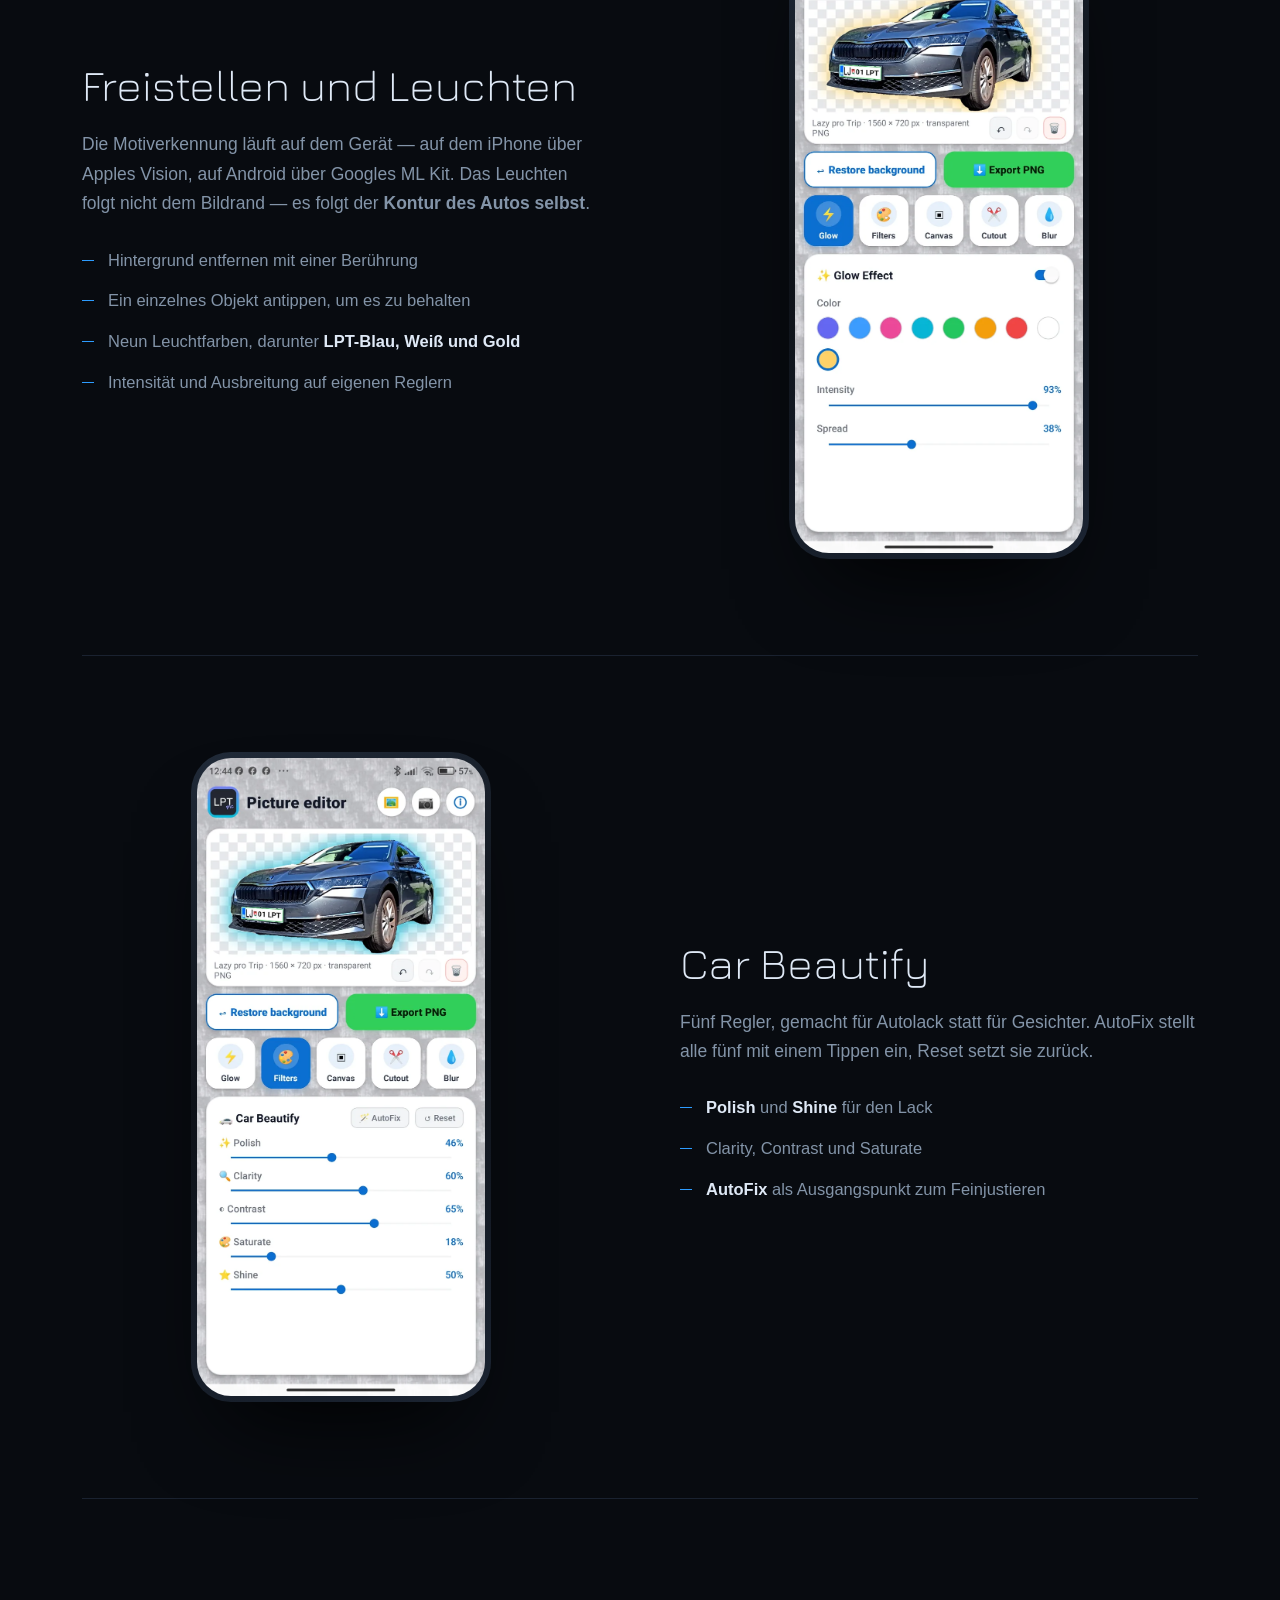
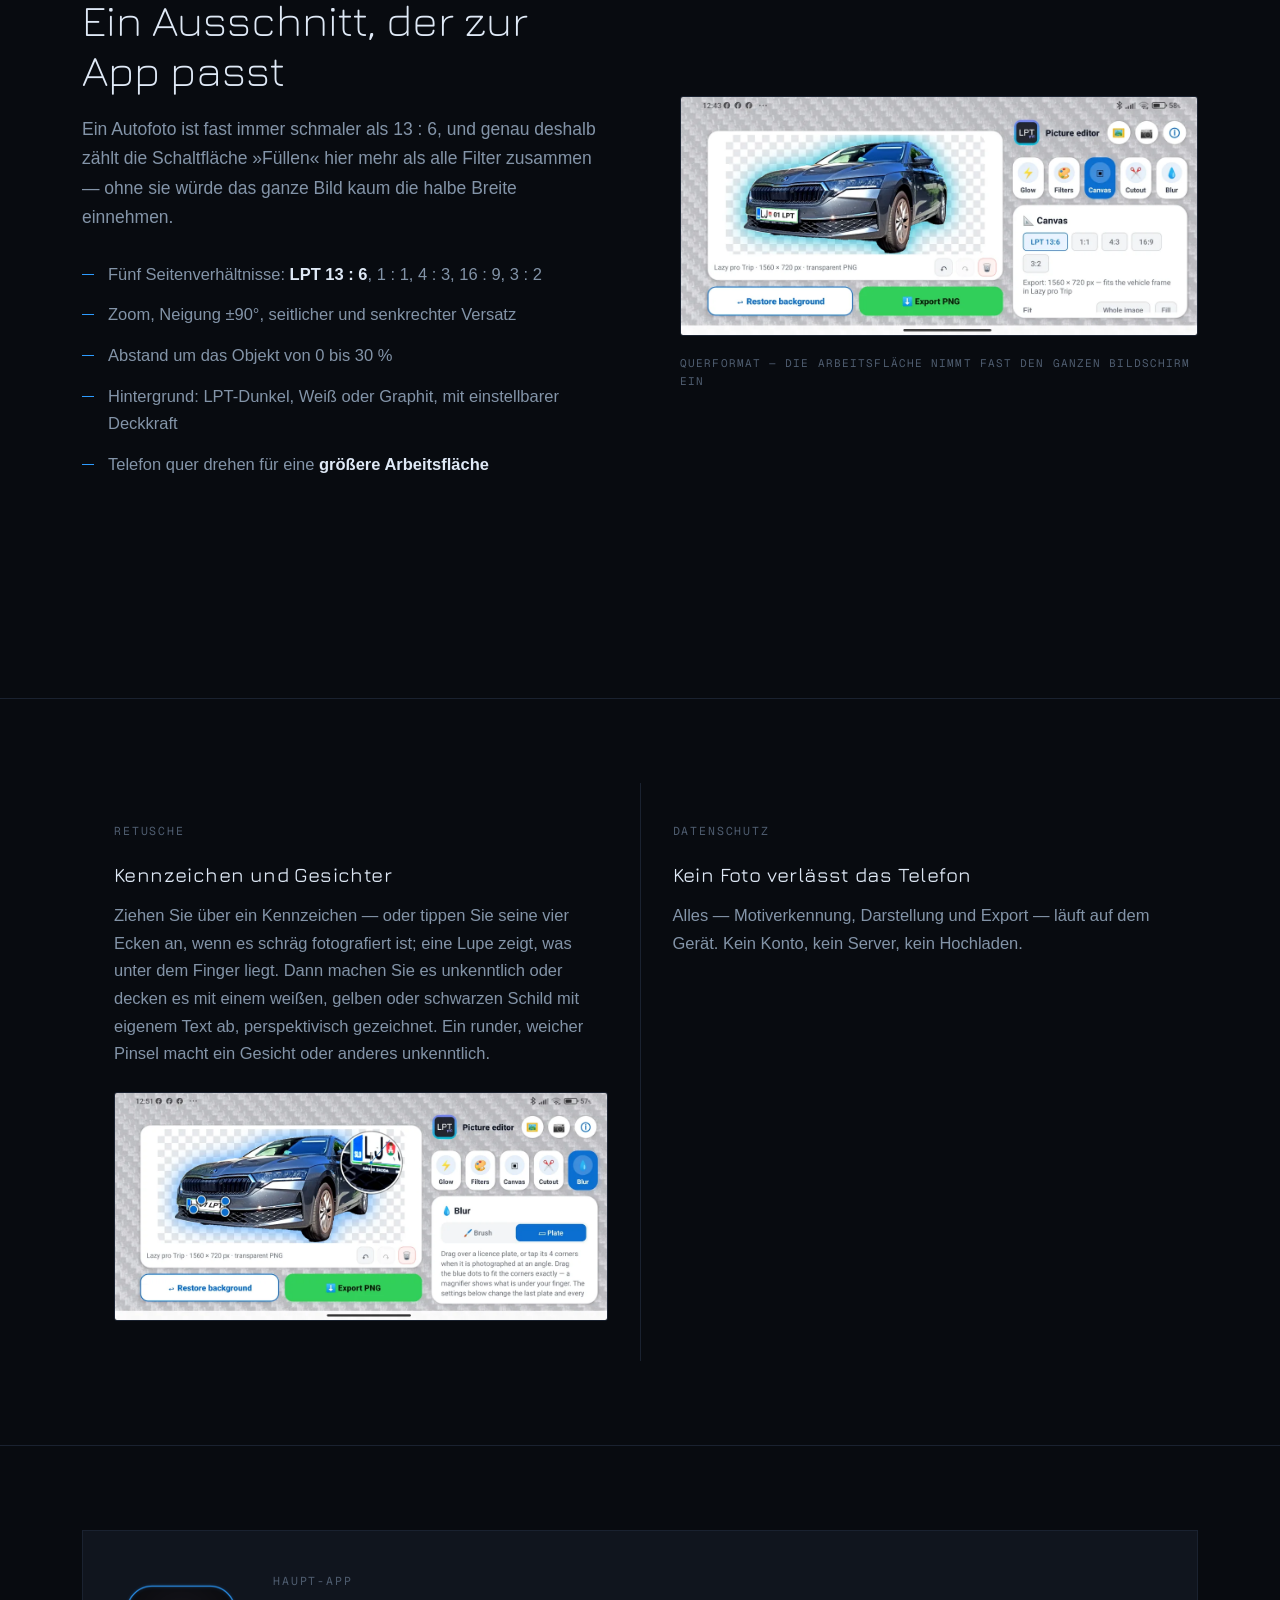
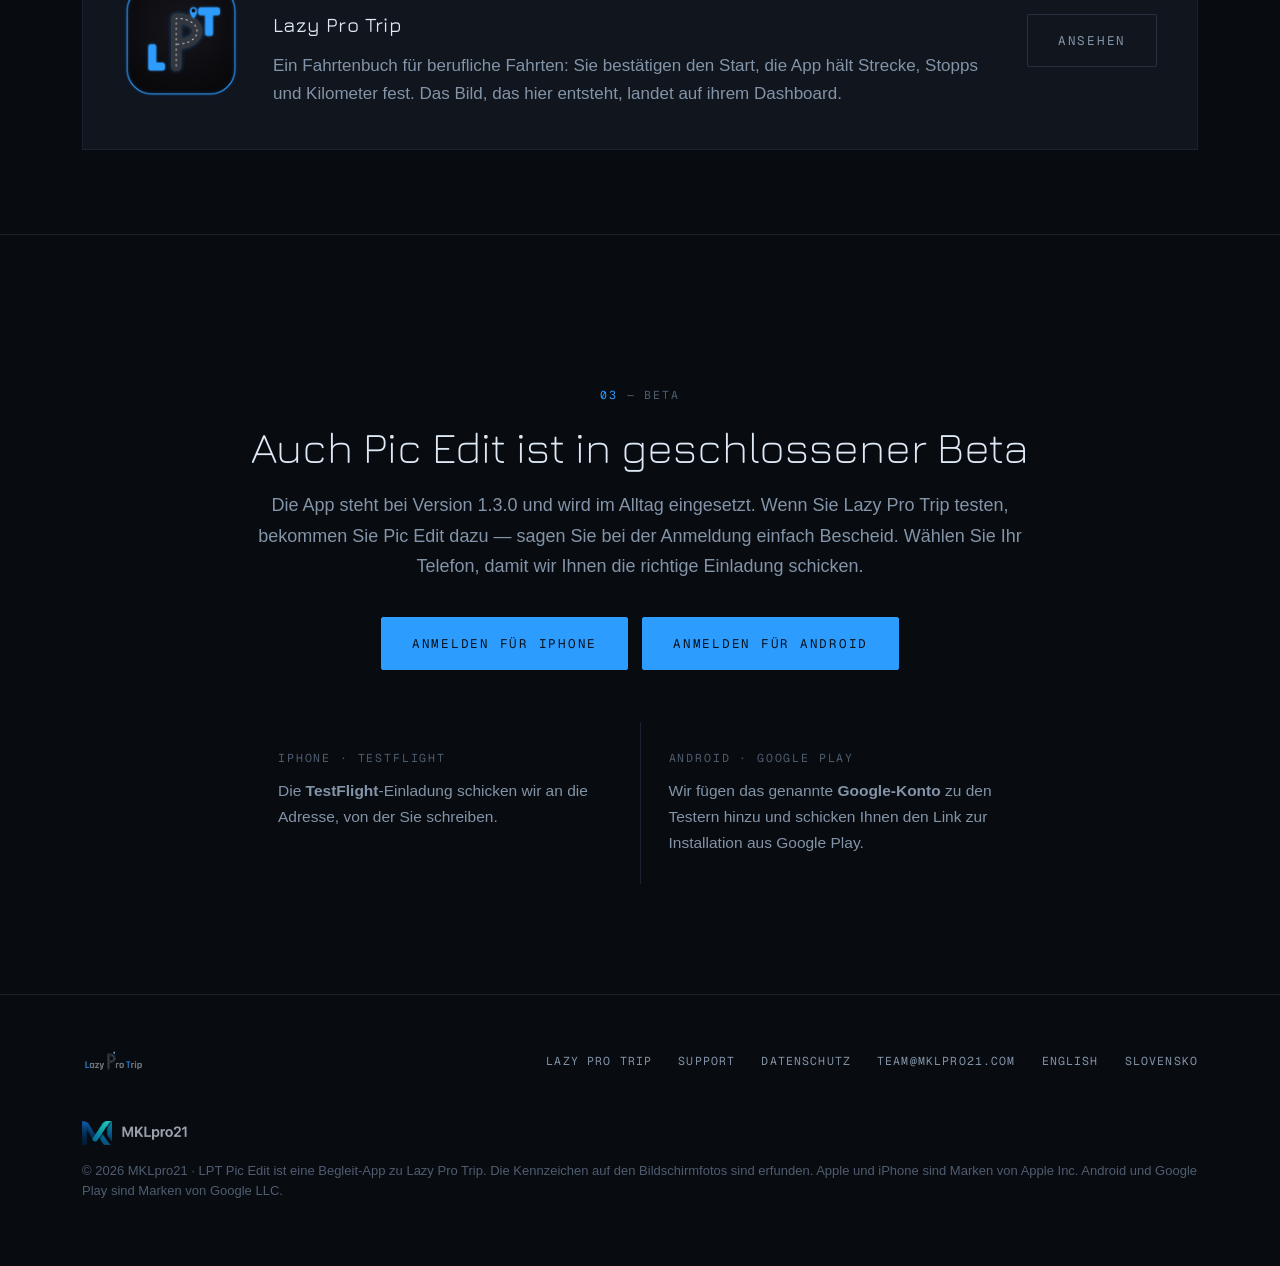
<file: de/pic-edit/index.html>
<!DOCTYPE html>
<html lang="de">
<head>
<meta charset="utf-8">
<meta name="viewport" content="width=device-width, initial-scale=1">
<title>LPT Pic Edit — das Auto, freigestellt, im richtigen Ausschnitt</title>
<meta name="description" content="Begleit-App zu Lazy Pro Trip. Stellt ein Autofoto vom Hintergrund frei, ergänzt ein Leuchten und exportiert in genau 1560 × 720 — dem Ausschnitt, den Lazy Pro Trip für ein Fahrzeugbild erwartet.">
<link rel="canonical" href="https://mklpro21.com/de/pic-edit/">
<link rel="alternate" hreflang="sl" href="https://mklpro21.com/sl/pic-edit/">
<link rel="alternate" hreflang="en" href="https://mklpro21.com/pic-edit/">
<link rel="alternate" hreflang="de" href="https://mklpro21.com/de/pic-edit/">
<link rel="alternate" hreflang="x-default" href="https://mklpro21.com/pic-edit/">
<link rel="icon" href="/assets/img/favicon-48.png" sizes="48x48">
<link rel="apple-touch-icon" href="/assets/img/icon-lpt-192.png">
<meta property="og:type" content="website">
<meta property="og:site_name" content="Lazy Pro Trip">
<meta property="og:locale" content="de_DE">
<meta property="og:title" content="LPT Pic Edit — das Auto, freigestellt, im richtigen Ausschnitt">
<meta property="og:description" content="Auto freistellen, Leuchten ergänzen, in genau 1560 × 720 exportieren. Alles läuft auf dem Telefon.">
<meta property="og:url" content="https://mklpro21.com/de/pic-edit/">
<meta property="og:image" content="https://mklpro21.com/assets/img/og-picedit.png">
<meta name="twitter:card" content="summary_large_image">
<meta name="theme-color" content="#080b10">
<link rel="stylesheet" href="/assets/css/site.css">
</head>
<body>

<header class="nav">
  <div class="wrap nav-inner">
    <a class="nav-logo" href="/de/"><img src="/assets/img/logo.png" alt="Lazy Pro Trip"></a>
    <nav class="nav-links">
      <a class="hide-sm" href="/de/">Lazy Pro Trip</a>
      <a class="hide-sm" href="#werkzeuge">Werkzeuge</a>
      <a class="hide-sm" href="/podpora/#de">Support</a>
      <span class="lang"><a href="/pic-edit/">EN</a>/<a href="/sl/pic-edit/">SL</a>/<a class="on" href="/de/pic-edit/">DE</a></span>
      <a class="btn btn-sm" href="#beta">Beta</a>
    </nav>
  </div>
</header>

<!-- ══════════════════════════════════════════════════════ HERO ══ -->
<section class="hero">
  <div class="wrap hero-grid">
    <div>
      <span class="tag"><span class="n">●</span> Begleit-App zu Lazy Pro Trip</span>
      <h1>Das Auto, freigestellt, im <em>genau richtigen</em> Ausschnitt.</h1>
      <p class="lede">
        LPT Pic Edit erledigt eine einzige Aufgabe, und die richtig: Es macht aus
        einem gewöhnlichen Autofoto das Titelbild, für das das Dashboard von
        Lazy Pro Trip entworfen wurde — vom Hintergrund freigestellt, mit einem
        Leuchten hervorgehoben und in genau <strong>1560 × 720</strong>
        exportiert. Das ist der Ausschnitt 13 : 6, den Lazy Pro Trip erwartet, und
        deshalb fügt sich das Bild ohne Zuschneiden und ohne Raten bei den
        Rändern ein.
      </p>
      <div class="actions">
        <a class="btn btn-solid" href="#beta">An der Beta teilnehmen</a>
        <a class="btn btn-quiet" href="#werkzeuge">Werkzeuge</a>
      </div>
      <p class="hero-note">Kein Konto · Alles läuft auf dem Telefon</p>
    </div>

    <div class="two-up">
      <div>
        <div class="device">
          <div class="device-screen">
            <img src="/assets/img/shots/55-picedit-glow.webp" alt="Ein Auto, vom Hintergrund freigestellt und mit einem türkisen Leuchten umrissen, im Ausschnitt 1560 × 720" width="760" height="1647" loading="eager">
          </div>
        </div>
        <p class="caption">Freigestellt und beleuchtet</p>
      </div>
      <div>
        <div class="device">
          <div class="device-screen">
            <img src="/assets/img/shots/58-picedit-roza.webp" alt="Dasselbe Auto mit einem rosa Leuchten aus den Farbfeldern" width="760" height="1647" loading="eager">
          </div>
        </div>
        <p class="caption">Andere Farbe, ein Tippen</p>
      </div>
    </div>
  </div>
</section>

<!-- ══════════════════════════════════════════════════════ ABLAUF ══ -->
<section class="section">
  <div class="wrap">
    <div class="section-head">
      <span class="tag"><span class="n">01</span> — so läuft es ab</span>
      <h2>Drei Berührungen zu einem Bild, das passt</h2>
      <p>Keine Ebenen, keine Masken, nichts zu lernen.</p>
    </div>

    <div class="steps">
      <div class="step">
        <div class="num">1</div>
        <h3>Foto importieren</h3>
        <p>
          Aus der Mediathek oder direkt von der Kamera. Behalten Sie das ganze
          Auto im Bild — um den Rest kümmert sich die App.
        </p>
      </div>
      <div class="step">
        <div class="num">2</div>
        <h3>Freistellen und beleuchten</h3>
        <p>
          Der Hintergrund verschwindet mit einer Berührung, danach tippen Sie
          einzelne Objekte an, die bleiben sollen. Das Leuchten folgt der Kontur
          des Autos.
        </p>
      </div>
      <div class="step">
        <div class="num">3</div>
        <h3>Exportieren</h3>
        <p>
          Ein PNG wandert im Ausschnitt 13 : 6 in Ihre Galerie. Bei transparentem
          Hintergrund bleibt die Transparenz beim Import in Lazy Pro Trip
          erhalten.
        </p>
      </div>
    </div>
    <div class="split" style="margin-top:64px">
      <div>
        <div class="device">
          <div class="device-screen">
            <img src="/assets/img/shots/78-picedit-v-lpt.webp" alt="Das bearbeitete Bild im Dashboard von Lazy Pro Trip: das Auto mit blauem Leuchten und dem Ersatzkennzeichen LJ 02 LPT" width="760" height="1646" loading="lazy">
          </div>
        </div>
        <p class="caption">In Lazy Pro Trip</p>
      </div>
      <div class="stack">
        <div>
          <div class="wide">
            <img src="/assets/img/shots/76-picedit-pred.webp" alt="Ein Foto direkt vom Telefon: Hintergrund, ein Auto daneben, das Kennzeichen verwischt" width="1032" height="476" loading="lazy">
          </div>
          <p class="caption caption-l">Vorher</p>
        </div>
        <div>
          <div class="wide">
            <img src="/assets/img/shots/77-picedit-po.webp" alt="Dasselbe Auto freigestellt, mit violettem Leuchten und dem Ersatzkennzeichen LJ 02 LPT, im Rahmen 1560 × 720" width="812" height="372" loading="lazy">
          </div>
          <p class="caption caption-l">Nachher — freigestellt, beleuchtet, Ersatzkennzeichen</p>
        </div>
      </div>
    </div>
  </div>
</section>

<!-- ══════════════════════════════════════════════════════ WERKZEUGE ══ -->
<section class="section" id="werkzeuge">
  <div class="wrap">
    <div class="section-head">
      <span class="tag"><span class="n">02</span> — Werkzeuge</span>
      <h2>Fünf Reiter, je eine Entscheidung</h2>
    </div>

    <div class="feature">
      <div class="ftext">
        <h2>Freistellen und Leuchten</h2>
        <p>
          Die Motiverkennung läuft auf dem Gerät — auf dem iPhone über Apples Vision,
          auf Android über Googles ML Kit. Das Leuchten folgt nicht dem Bildrand — es folgt der
          <strong>Kontur des Autos selbst</strong>.
        </p>
        <ul class="ticks">
          <li>Hintergrund entfernen mit einer Berührung</li>
          <li>Ein einzelnes Objekt antippen, um es zu behalten</li>
          <li>Neun Leuchtfarben, darunter <strong>LPT-Blau, Weiß und Gold</strong></li>
          <li>Intensität und Ausbreitung auf eigenen Reglern</li>
        </ul>
      </div>
      <div class="device">
        <div class="device-screen">
          <img src="/assets/img/shots/57-picedit-zlat.webp" alt="Reiter für das Leuchten mit gewählter Farbe Gold und Reglern für Intensität und Ausbreitung" width="760" height="1647" loading="lazy">
        </div>
      </div>
    </div>

    <div class="feature rev">
      <div class="ftext">
        <h2>Car Beautify</h2>
        <p>
          Fünf Regler, gemacht für Autolack statt für Gesichter. AutoFix stellt alle
          fünf mit einem Tippen ein, Reset setzt sie zurück.
        </p>
        <ul class="ticks">
          <li><strong>Polish</strong> und <strong>Shine</strong> für den Lack</li>
          <li>Clarity, Contrast und Saturate</li>
          <li><strong>AutoFix</strong> als Ausgangspunkt zum Feinjustieren</li>
        </ul>
      </div>
      <div class="device">
        <div class="device-screen">
          <img src="/assets/img/shots/56-picedit-filtri.webp" alt="Reiter Filters mit den Car-Beautify-Reglern Polish, Clarity, Contrast, Saturate und Shine" width="760" height="1647" loading="lazy">
        </div>
      </div>
    </div>

    <div class="feature">
      <div class="ftext">
        <h2>Ein Ausschnitt, der zur App passt</h2>
        <p>
          Ein Autofoto ist fast immer schmaler als 13 : 6, und genau deshalb zählt
          die Schaltfläche »Füllen« hier mehr als alle Filter zusammen — ohne sie
          würde das ganze Bild kaum die halbe Breite einnehmen.
        </p>
        <ul class="ticks">
          <li>Fünf Seitenverhältnisse: <strong>LPT 13 : 6</strong>, 1 : 1, 4 : 3, 16 : 9, 3 : 2</li>
          <li>Zoom, Neigung ±90°, seitlicher und senkrechter Versatz</li>
          <li>Abstand um das Objekt von 0 bis 30 %</li>
          <li>Hintergrund: LPT-Dunkel, Weiß oder Graphit, mit einstellbarer Deckkraft</li>
          <li>Telefon quer drehen für eine <strong>größere Arbeitsfläche</strong></li>
        </ul>
      </div>
      <div>
        <div class="wide">
          <img src="/assets/img/shots/60-picedit-lezece.webp" alt="LPT Pic Edit im Querformat: links die Arbeitsfläche, rechts der Reiter Canvas mit den Seitenverhältnissen" width="1200" height="554" loading="lazy">
        </div>
        <p class="caption caption-l">Querformat — die Arbeitsfläche nimmt fast den ganzen Bildschirm ein</p>
      </div>
    </div>
  </div>
</section>

<!-- ══════════════════════════════════════════════════════ DATENSCHUTZ ══ -->
<section class="section section-tight">
  <div class="wrap">
    <div class="cards two">
      <div class="card">
        <span class="tag">Retusche</span>
        <h3>Kennzeichen und Gesichter</h3>
        <p>
          Ziehen Sie über ein Kennzeichen — oder tippen Sie seine vier Ecken an, wenn
          es schräg fotografiert ist; eine Lupe zeigt, was unter dem Finger liegt.
          Dann machen Sie es unkenntlich oder decken es mit einem weißen, gelben oder
          schwarzen Schild mit eigenem Text ab, perspektivisch gezeichnet. Ein runder,
          weicher Pinsel macht ein Gesicht oder anderes unkenntlich.
        </p>
        <div class="wide" style="margin-top:24px">
          <img src="/assets/img/shots/59-picedit-tablica.webp" alt="Reiter Blur im Modus Plate: vier blaue Eckpunkte auf dem Kennzeichen und eine Lupe, die die Ecke unter dem Finger zeigt" width="1200" height="554" loading="lazy">
        </div>
      </div>
      <div class="card">
        <span class="tag">Datenschutz</span>
        <h3>Kein Foto verlässt das Telefon</h3>
        <p>
          Alles — Motiverkennung, Darstellung und Export — läuft auf dem Gerät.
          Kein Konto, kein Server, kein Hochladen.
        </p>
      </div>
    </div>
  </div>
</section>

<!-- ══════════════════════════════════════════════════════ ZURÜCK ══ -->
<section class="section section-tight">
  <div class="wrap">
    <div class="crossapp">
      <img src="/assets/img/icon-lpt-512.png" alt="Lazy Pro Trip" width="512" height="512" loading="lazy">
      <div>
        <span class="tag">Haupt-App</span>
        <h3>Lazy Pro Trip</h3>
        <p>
          Ein Fahrtenbuch für berufliche Fahrten: Sie bestätigen den Start, die
          App hält Strecke, Stopps und Kilometer fest. Das Bild, das hier
          entsteht, landet auf ihrem Dashboard.
        </p>
      </div>
      <a class="btn btn-quiet" href="/de/">Ansehen</a>
    </div>
  </div>
</section>

<!-- ══════════════════════════════════════════════════════ BETA ══ -->
<section class="section" id="beta">
  <div class="wrap">
    <div class="cta">
      <span class="tag" style="text-align:center"><span class="n">03</span> — Beta</span>
      <h2>Auch Pic Edit ist in geschlossener Beta</h2>
      <p>
        Die App steht bei Version 1.3.0 und wird im Alltag eingesetzt. Wenn Sie
        Lazy Pro Trip testen, bekommen Sie Pic Edit dazu — sagen Sie bei der
        Anmeldung einfach Bescheid. Wählen Sie Ihr Telefon, damit wir Ihnen die
        richtige Einladung schicken.
      </p>
      <div class="actions" style="justify-content:center">
        <a class="btn btn-solid" href="mailto:team@mklpro21.com?subject=LPT%20Pic%20Edit%20Beta%20%E2%80%94%20iPhone&amp;body=Hallo%2C%0A%0Aich%20m%C3%B6chte%20an%20der%20Beta%20von%20LPT%20Pic%20Edit%20auf%20dem%20iPhone%20teilnehmen.%0A%0ATelefonmodell%3A%20%0AiOS-Version%3A%20%0A%0AViele%20Gr%C3%BC%C3%9Fe%2C%0A">Anmelden für iPhone</a>
        <a class="btn btn-solid" href="mailto:team@mklpro21.com?subject=LPT%20Pic%20Edit%20Beta%20%E2%80%94%20Android&amp;body=Hallo%2C%0A%0Aich%20m%C3%B6chte%20an%20der%20Beta%20von%20LPT%20Pic%20Edit%20auf%20Android%20teilnehmen.%0A%0AGoogle-Konto%20(Gmail)%20auf%20dem%20Telefon%3A%20%0ATelefonmodell%3A%20%0AAndroid-Version%3A%20%0A%0AViele%20Gr%C3%BC%C3%9Fe%2C%0A">Anmelden für Android</a>
      </div>

      <div class="platforms">
        <div class="plat">
          <span class="tag">iPhone · TestFlight</span>
          <p>Die <strong>TestFlight</strong>-Einladung schicken wir an die Adresse, von der Sie schreiben.</p>
        </div>
        <div class="plat">
          <span class="tag">Android · Google Play</span>
          <p>Wir fügen das genannte <strong>Google-Konto</strong> zu den Testern hinzu und schicken Ihnen den Link zur Installation aus Google Play.</p>
        </div>
      </div>
    </div>
  </div>
</section>

<footer class="footer">
  <div class="wrap footer-inner">
    <img src="/assets/img/logo.png" alt="Lazy Pro Trip">
    <div class="footer-links">
      <a href="/de/">Lazy Pro Trip</a>
      <a href="/podpora/#de">Support</a>
      <a href="/pic-edit/zasebnost/#de">Datenschutz</a>
      <a href="mailto:team@mklpro21.com">team@mklpro21.com</a>
      <a href="/pic-edit/">English</a>
      <a href="/sl/pic-edit/">Slovensko</a>
    </div>
    <div class="maker">
      <img class="maker-mark" src="/assets/img/mklpro21-mark.png" alt="" width="160" height="128">
      <img class="maker-word" src="/assets/img/mklpro21-wordmark.png" alt="MKLpro21" width="440" height="95">
    </div>
    <p class="fine-print">
      © 2026 MKLpro21 · LPT Pic Edit ist eine Begleit-App zu Lazy Pro Trip.
      Die Kennzeichen auf den Bildschirmfotos sind erfunden.
      Apple und iPhone sind Marken von Apple Inc.
      Android und Google Play sind Marken von Google LLC.
    </p>
  </div>
</footer>

</body>
</html>
</file>
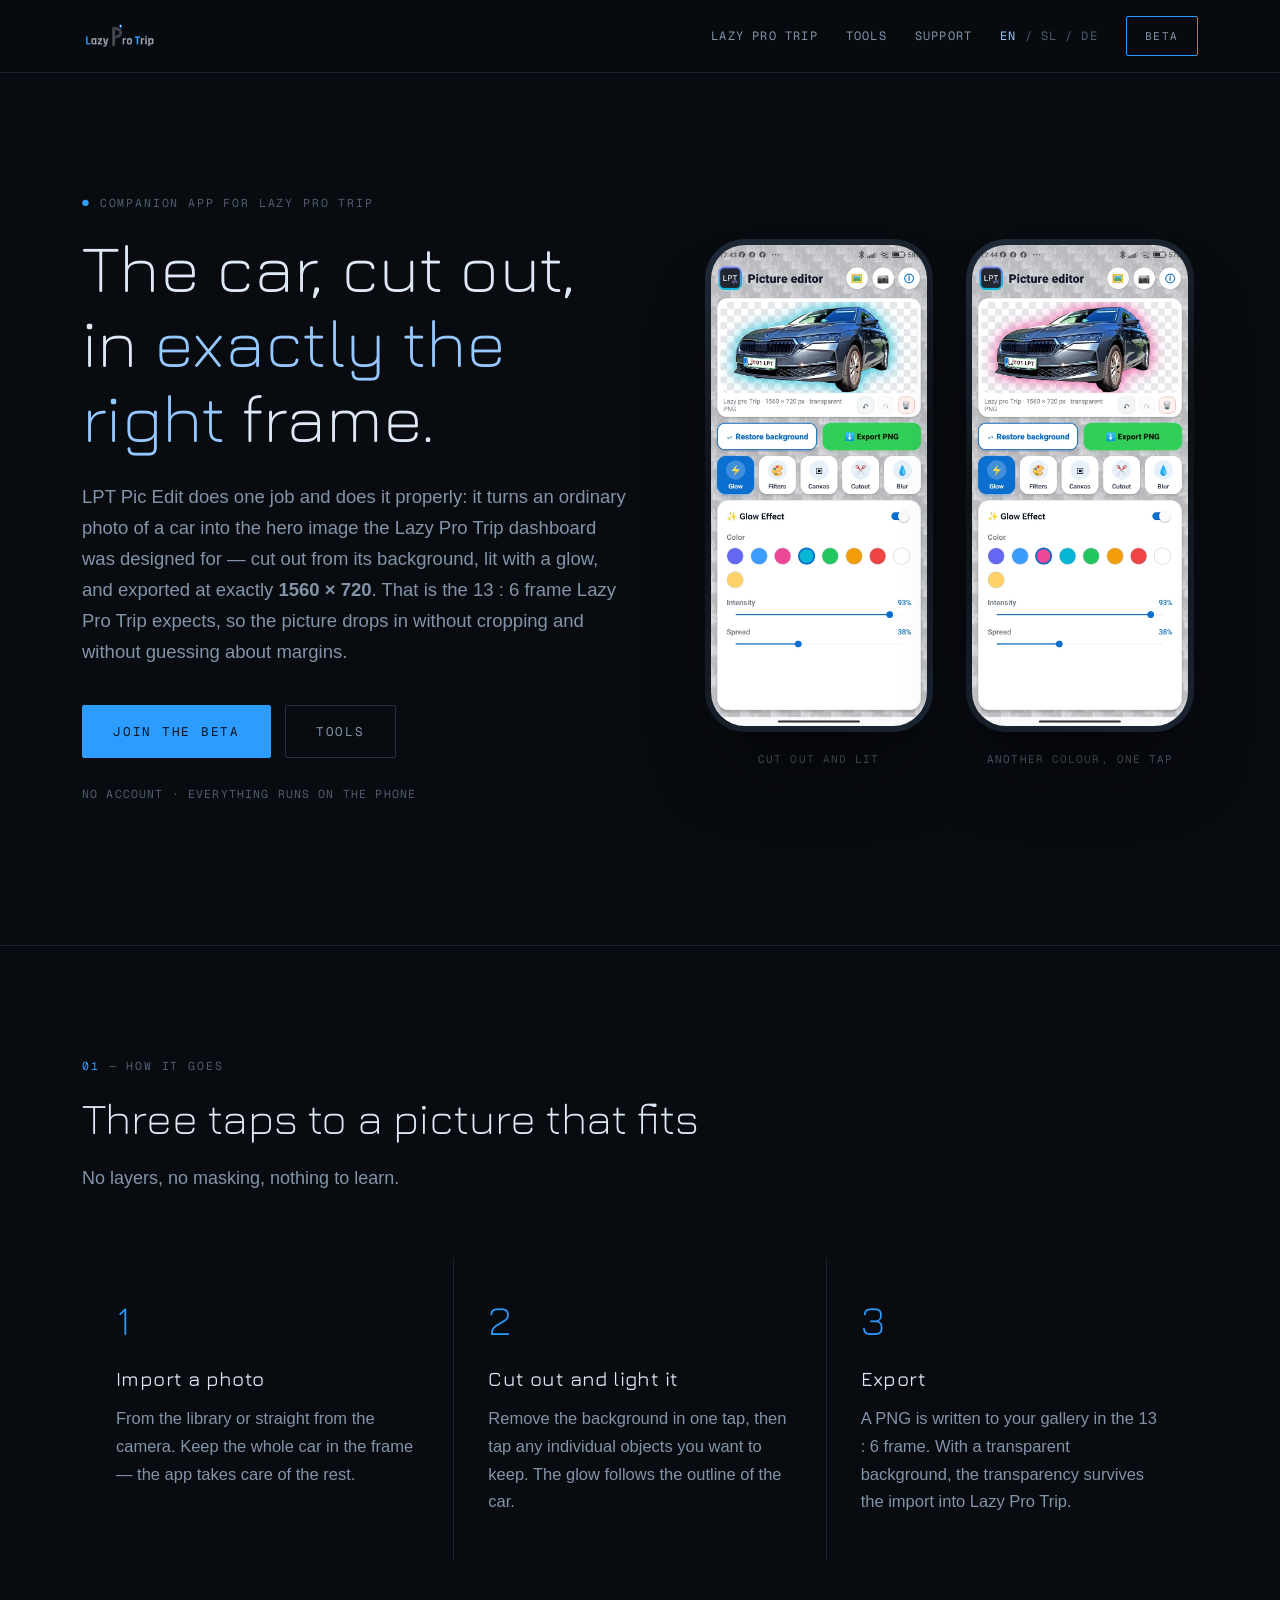
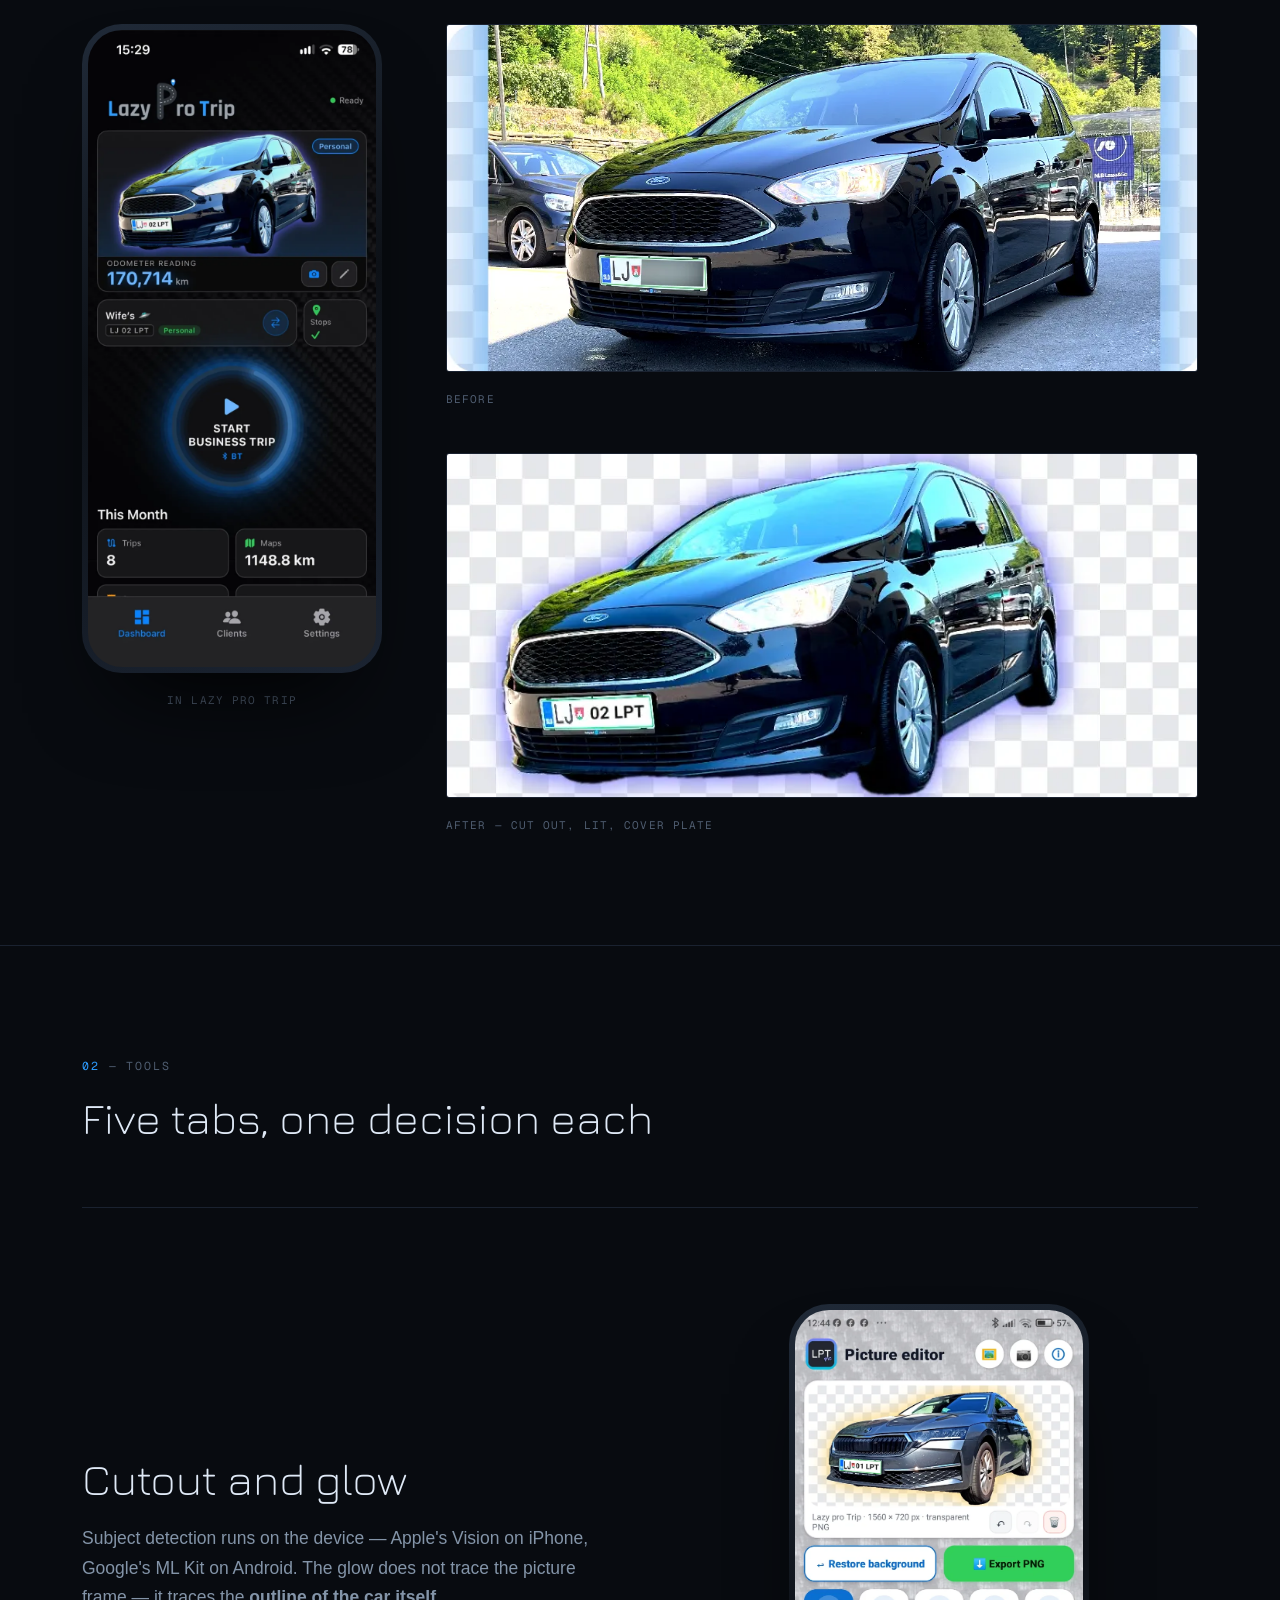
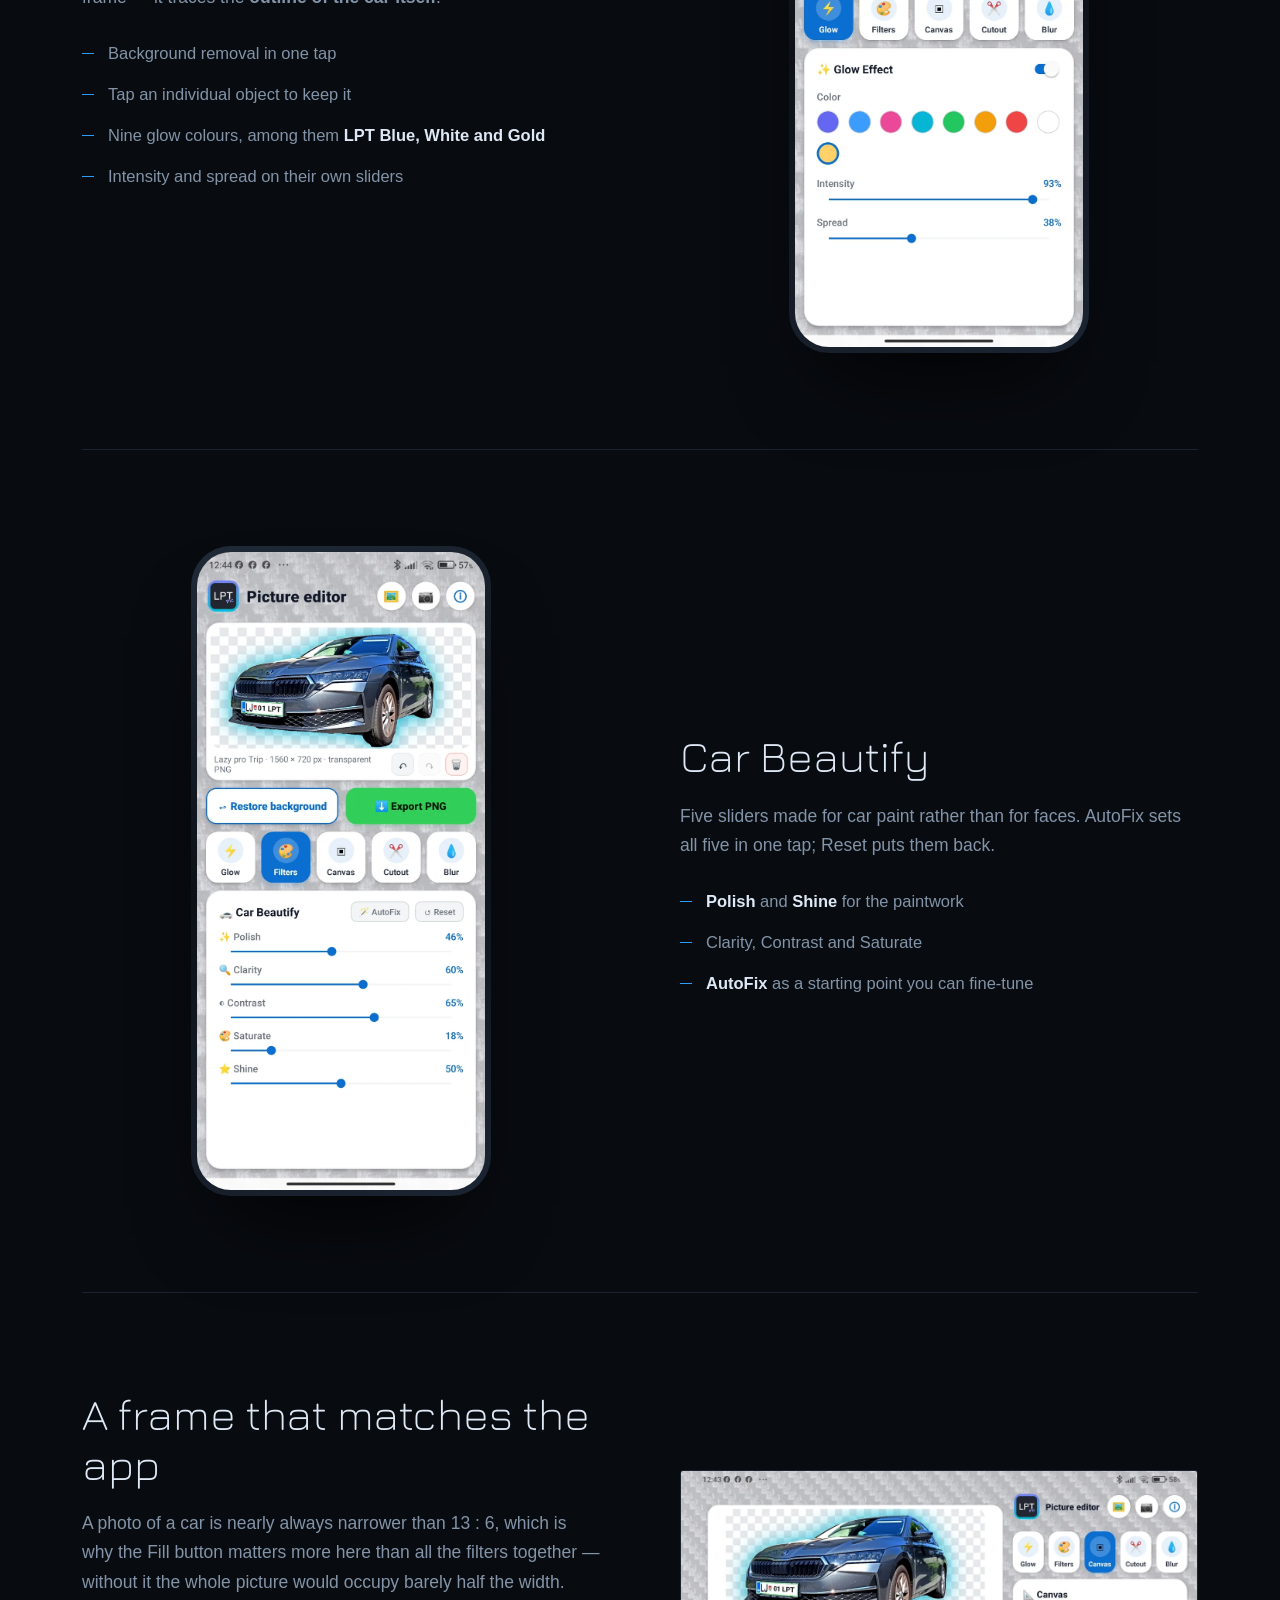
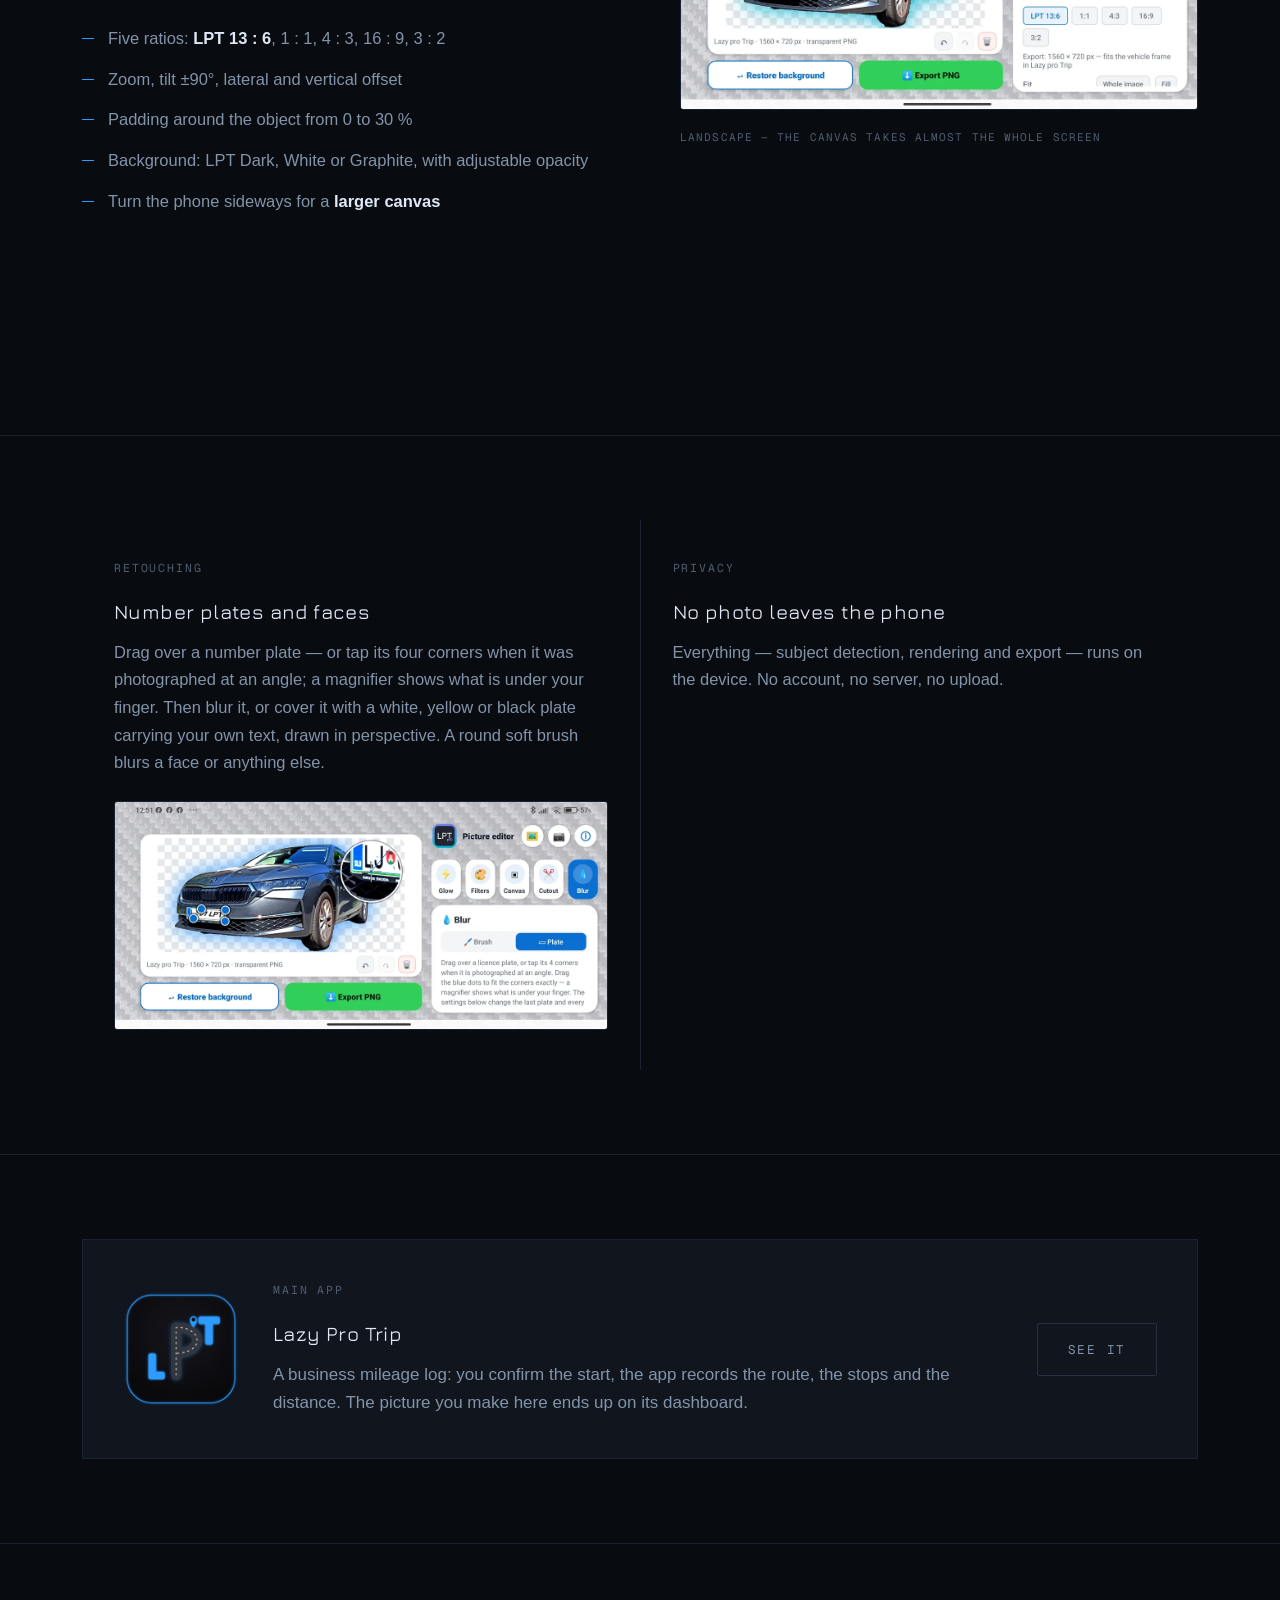
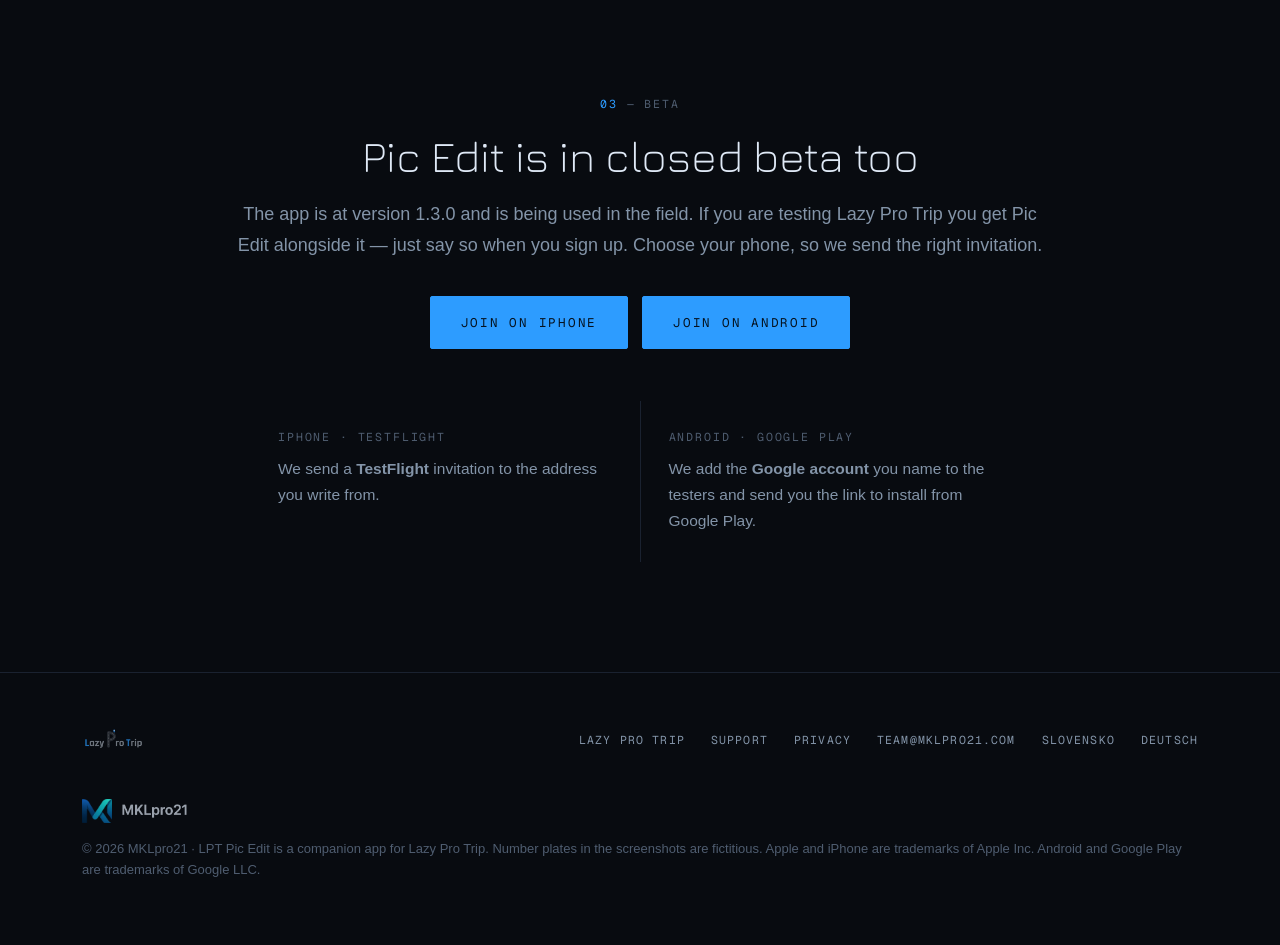
<file: en/pic-edit/index.html>
<!DOCTYPE html>
<html lang="en">
<head>
<meta charset="utf-8">
<title>Lazy Pro Trip</title>
<meta name="robots" content="noindex">
<link rel="canonical" href="https://mklpro21.com/pic-edit/">
<meta http-equiv="refresh" content="0; url=/pic-edit/">
<script>location.replace('/pic-edit/' + location.hash);</script>
</head>
<body>
<p>The English page has moved to <a href="/pic-edit/">mklpro21.com/pic-edit/</a>.</p>
</body>
</html>
</file>
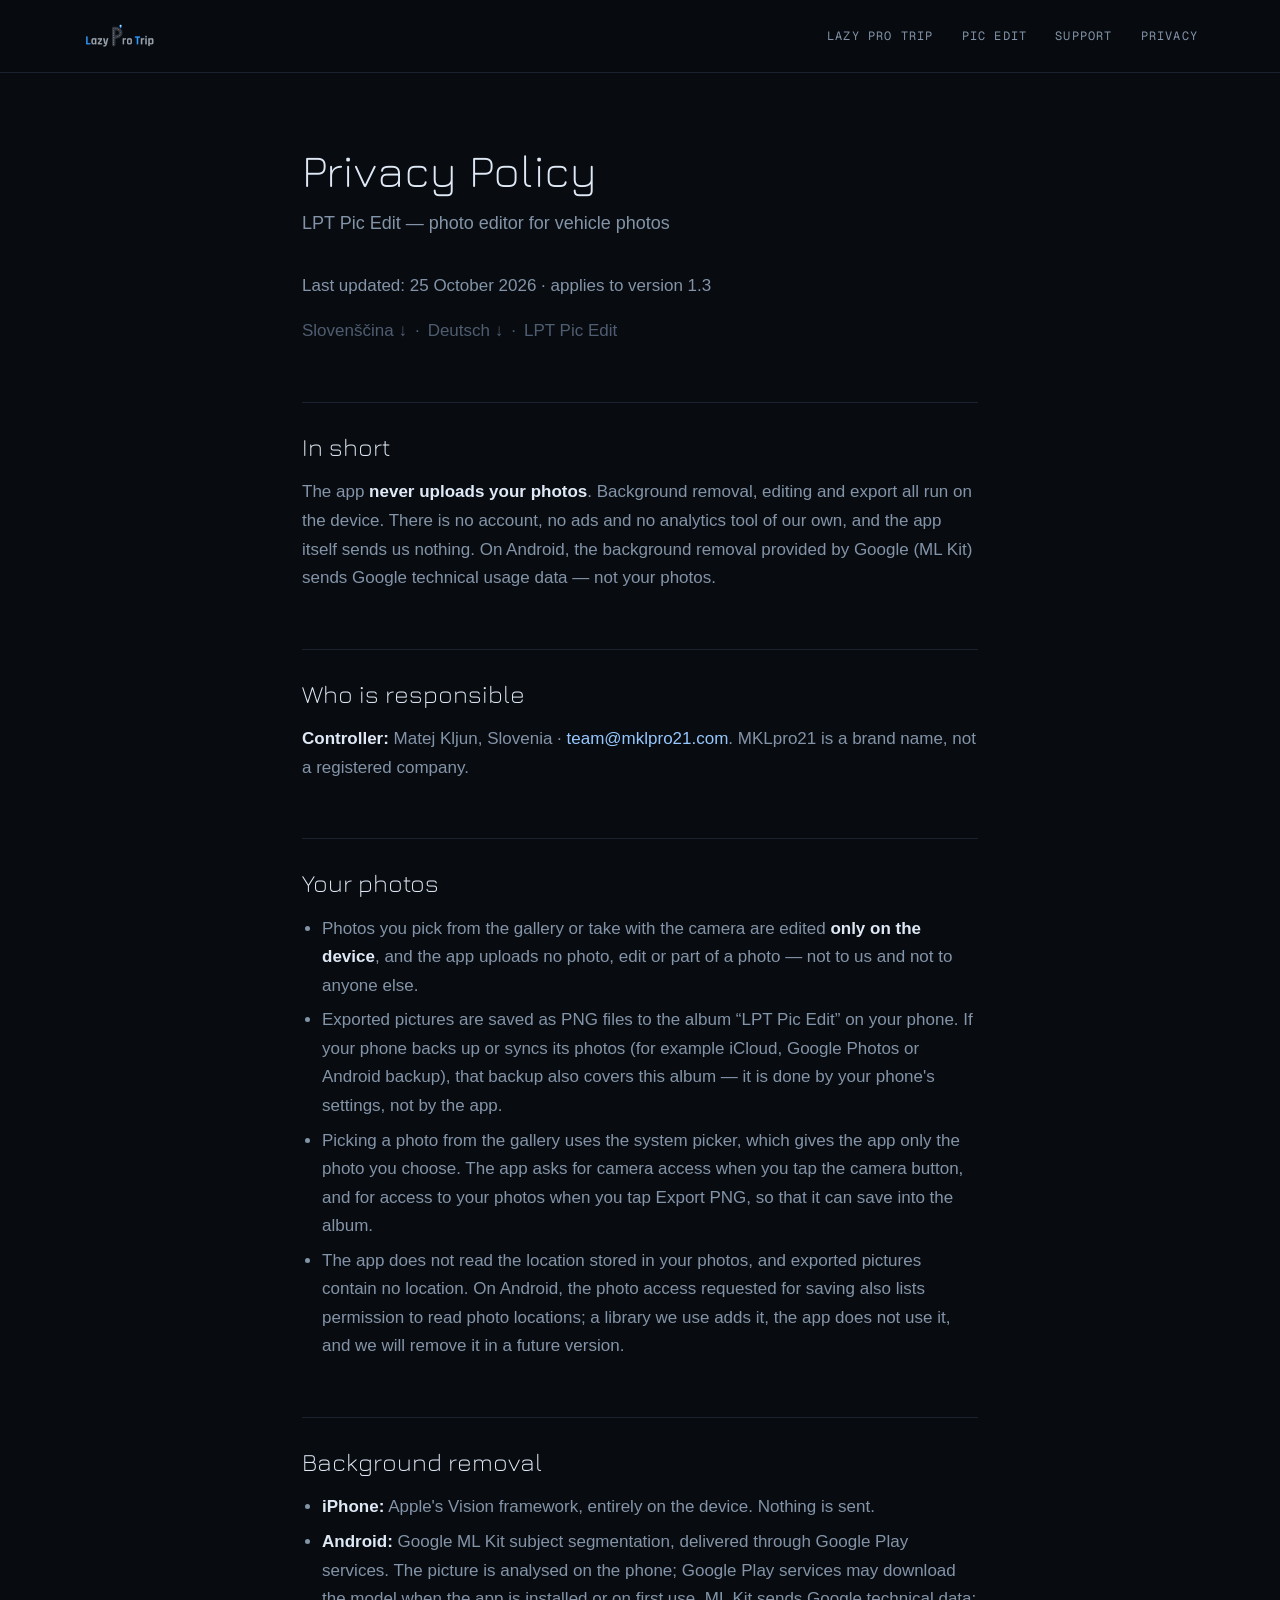
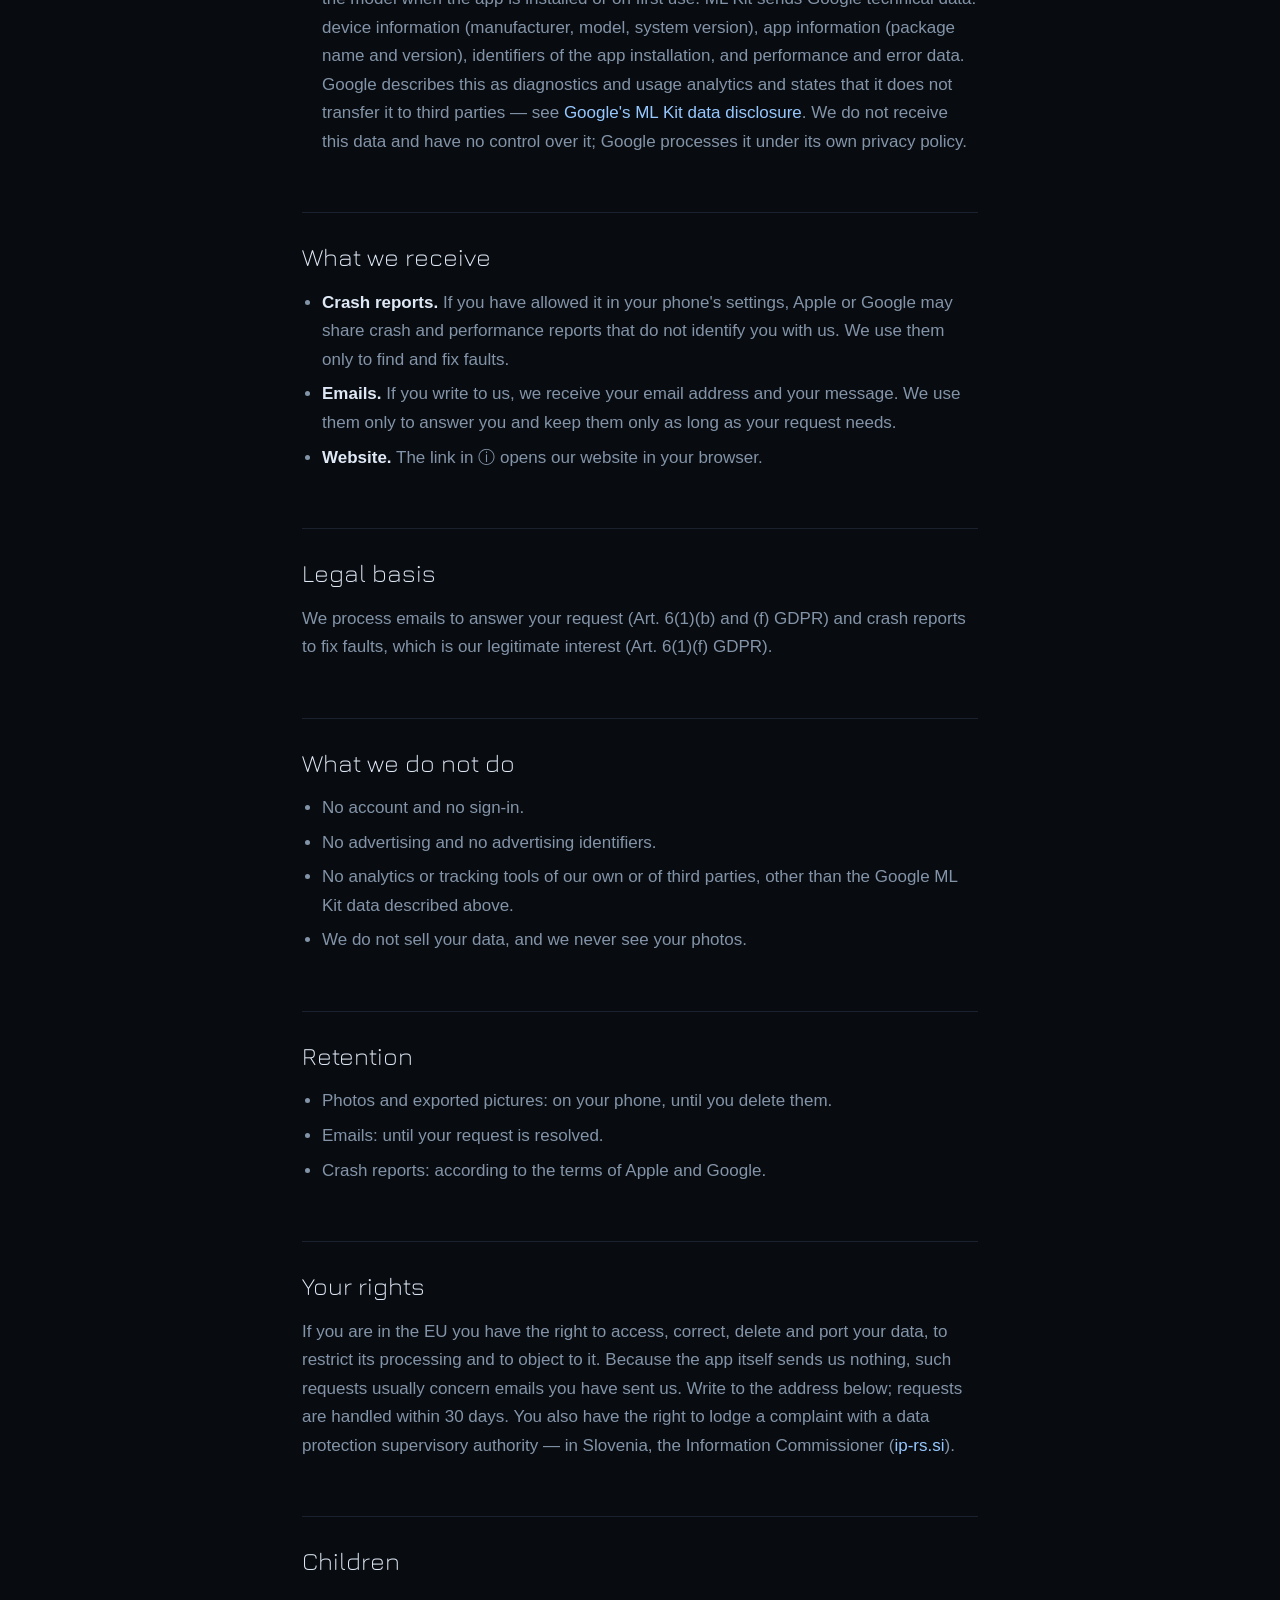
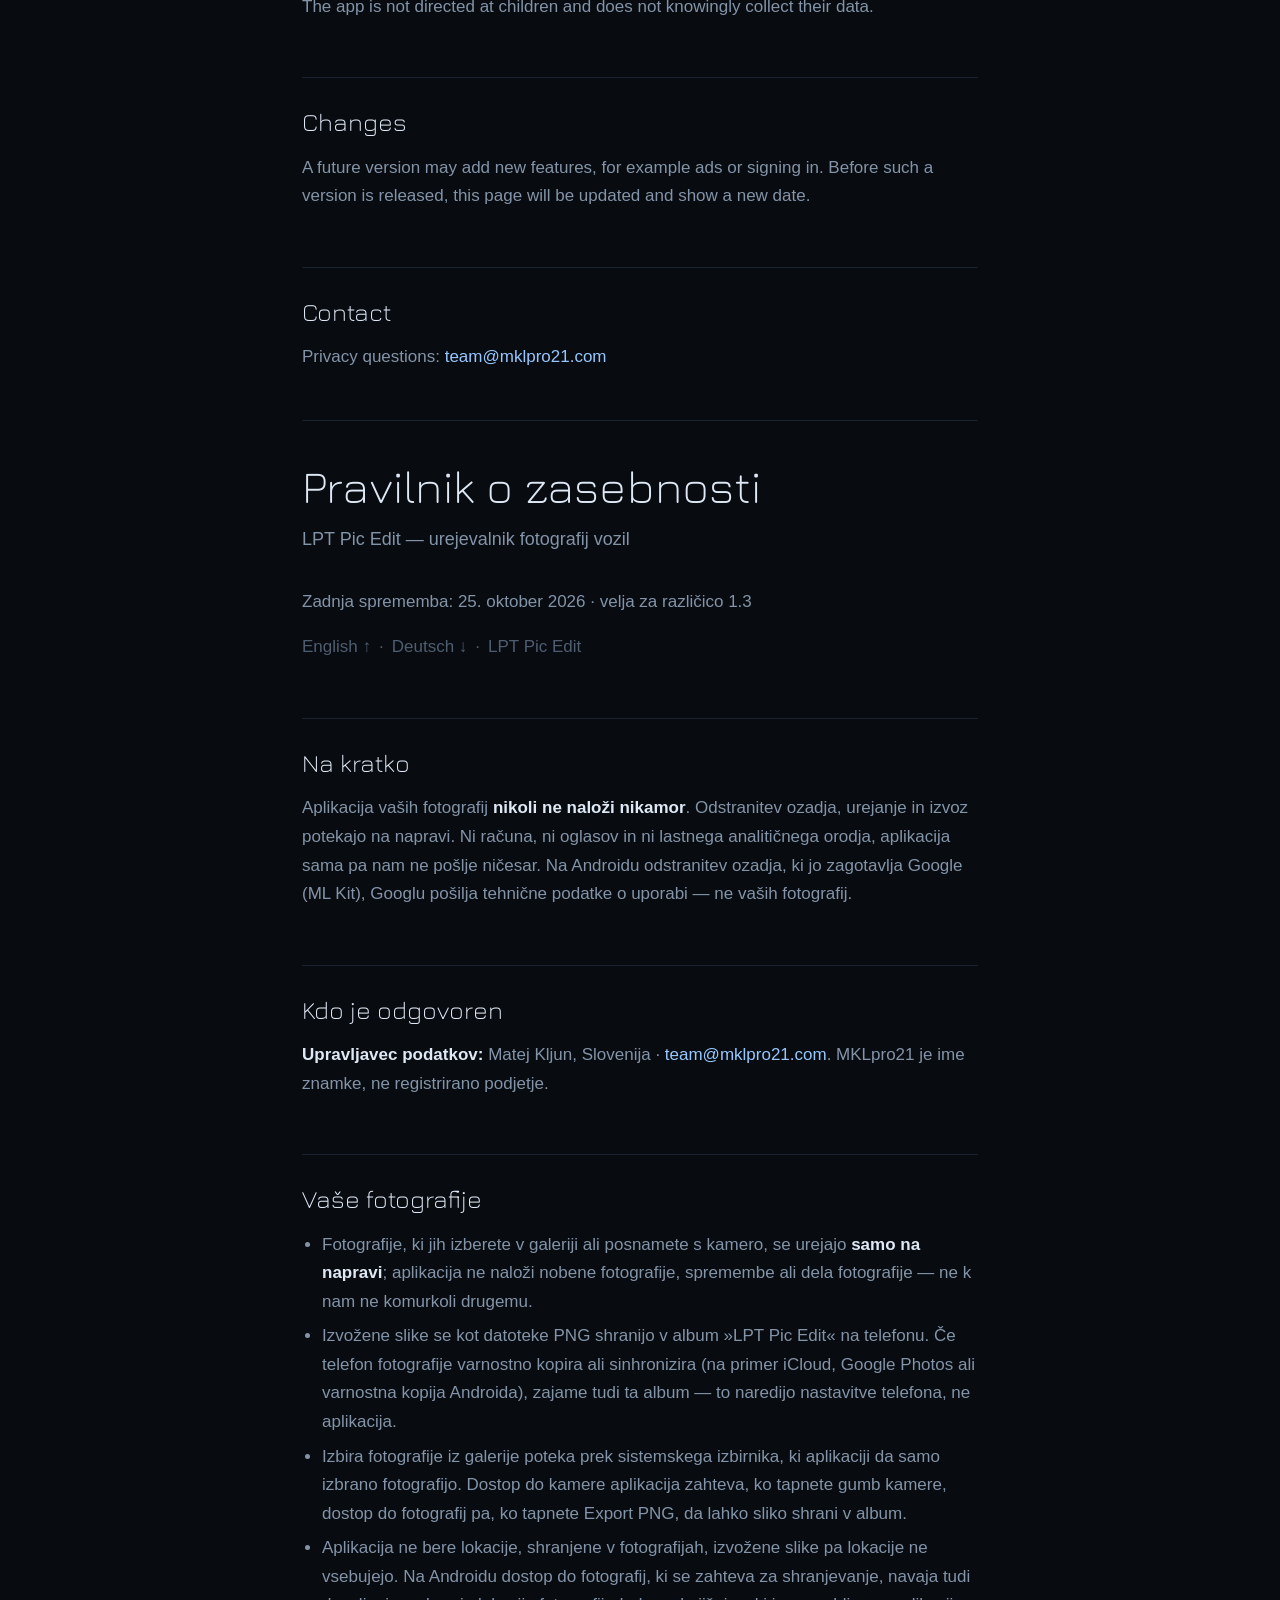
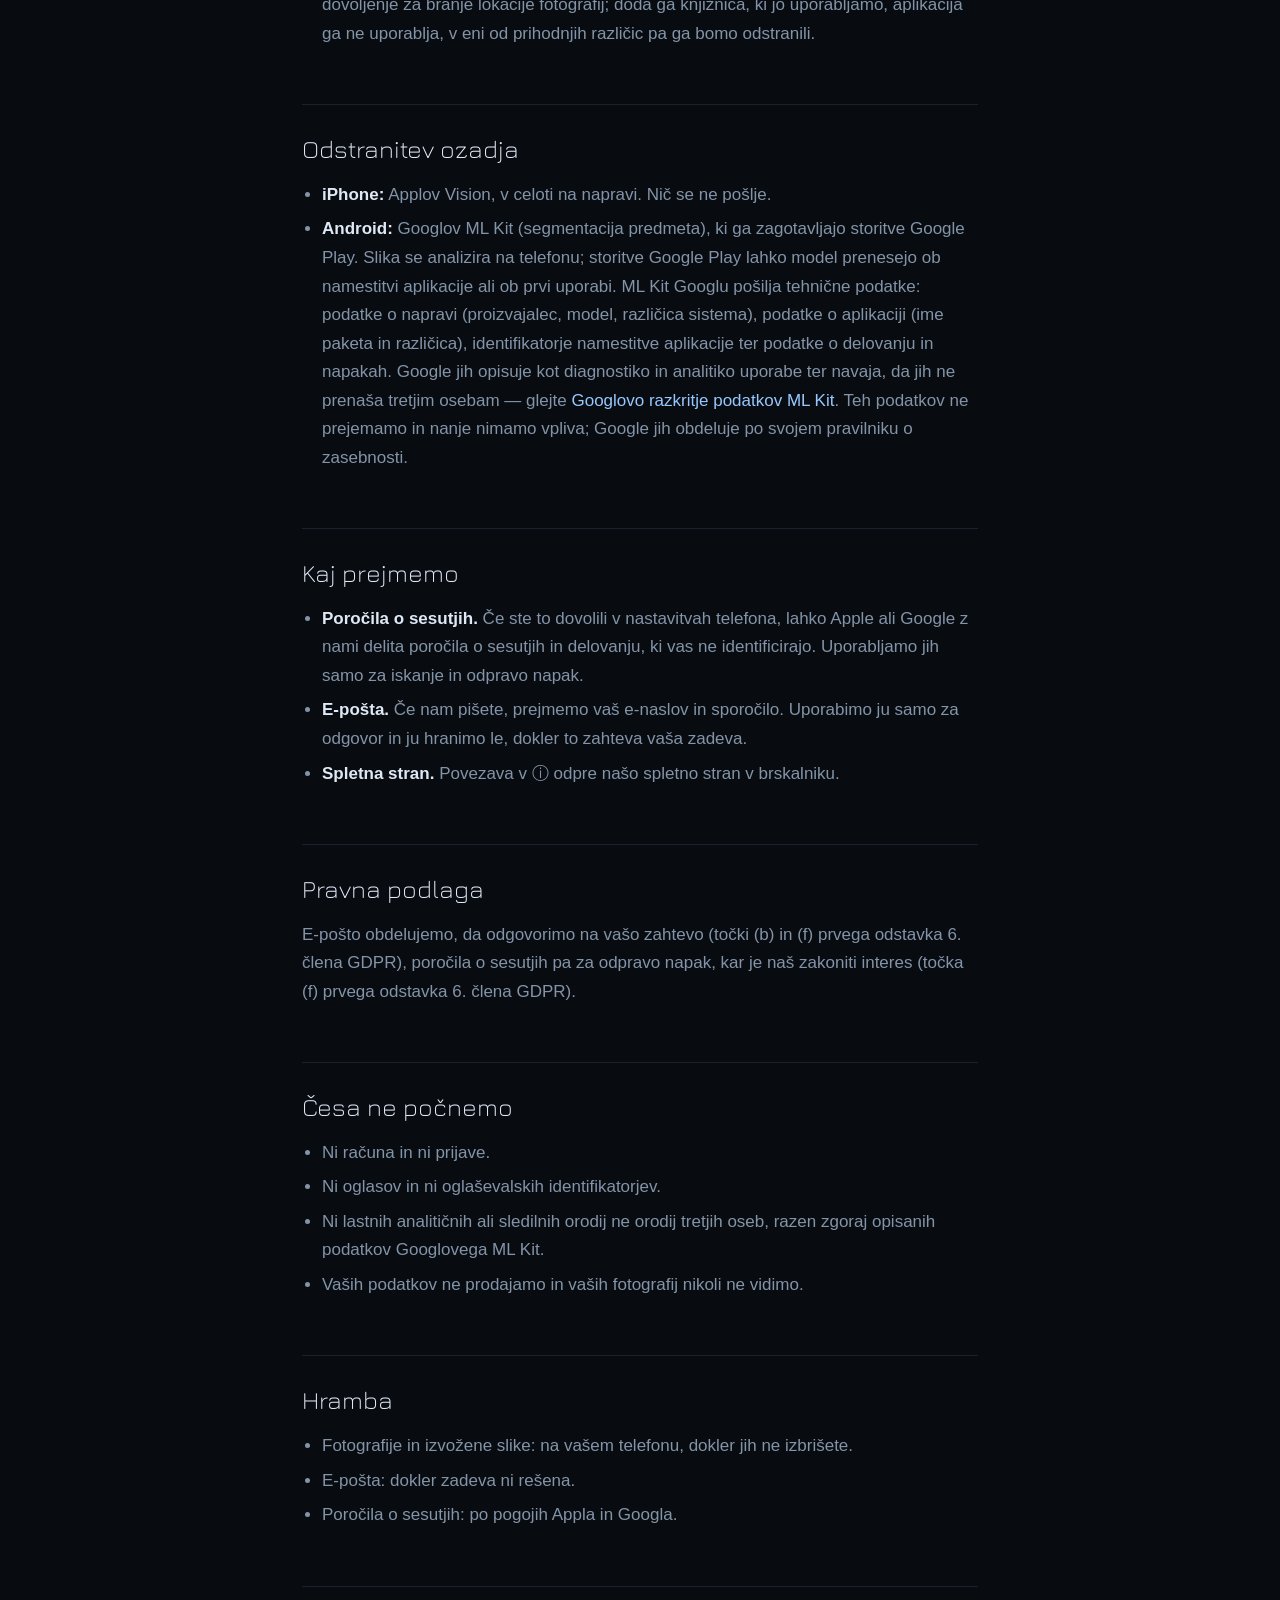
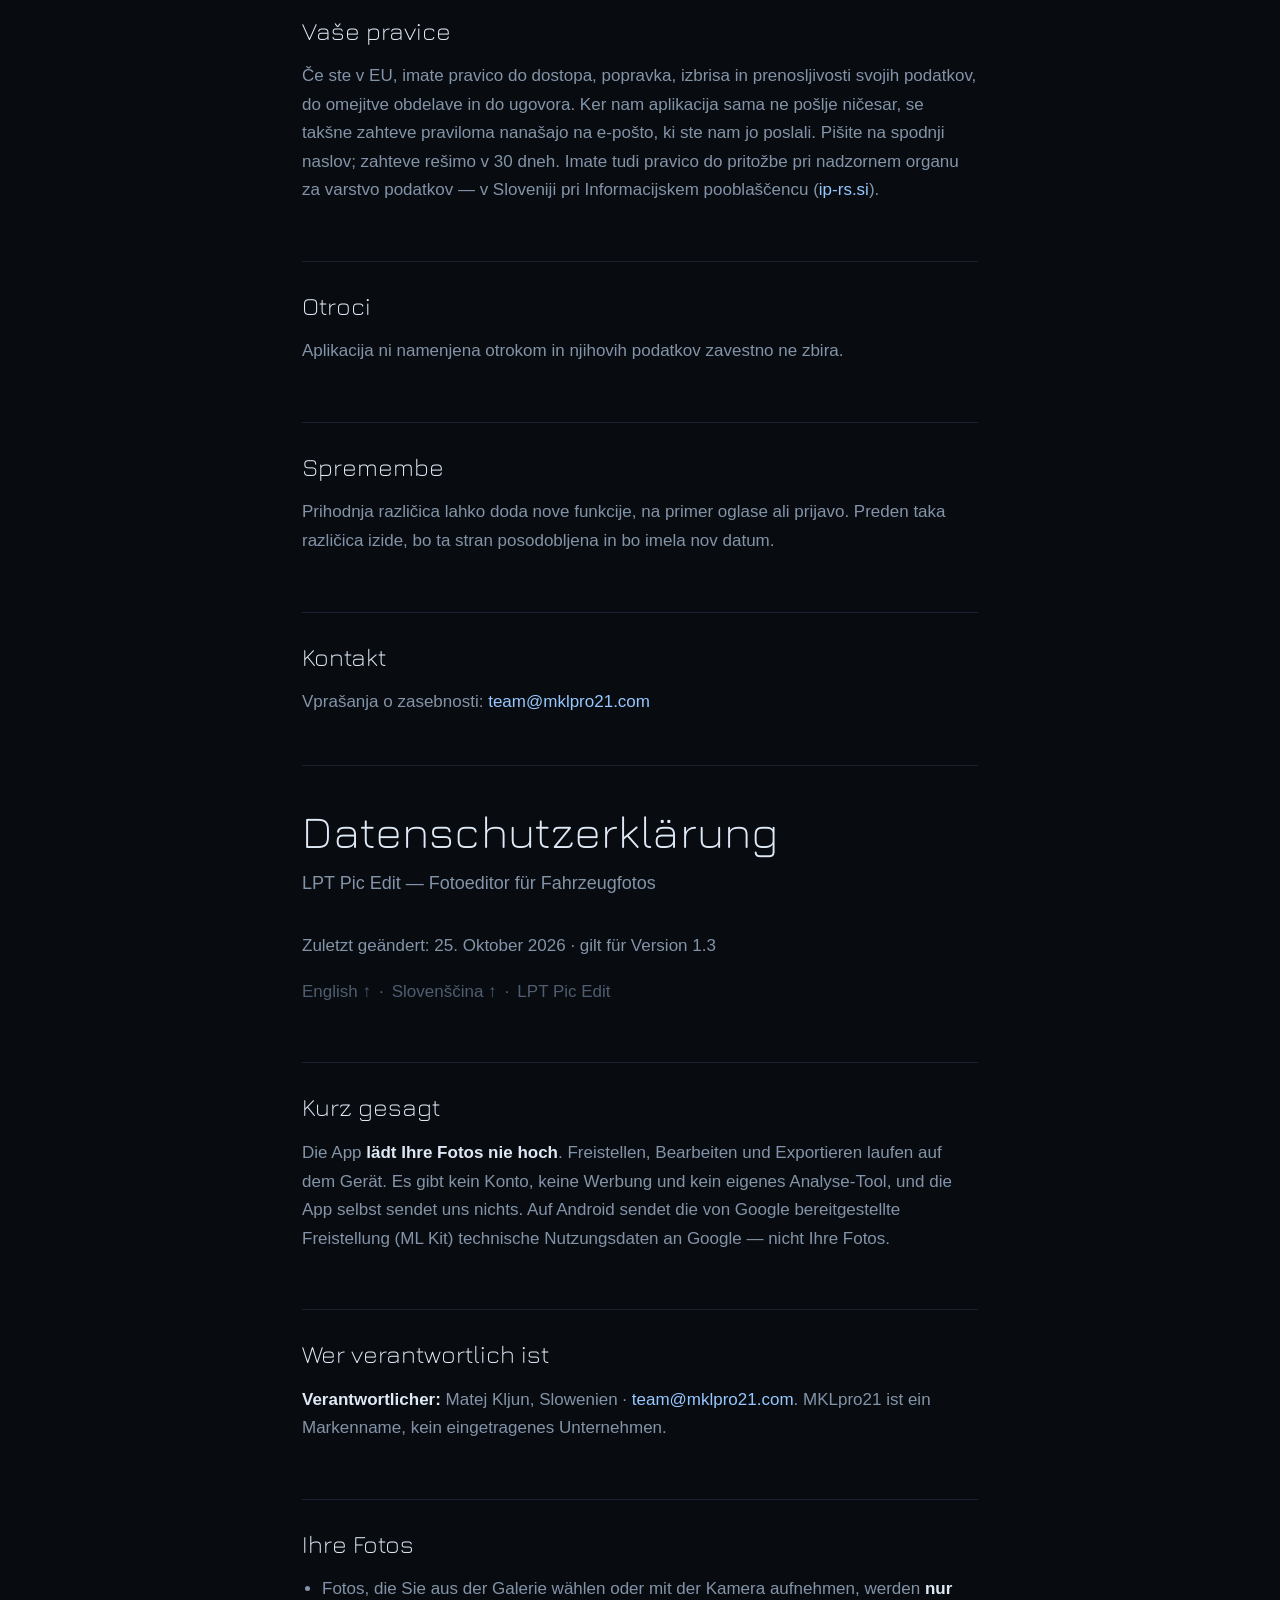
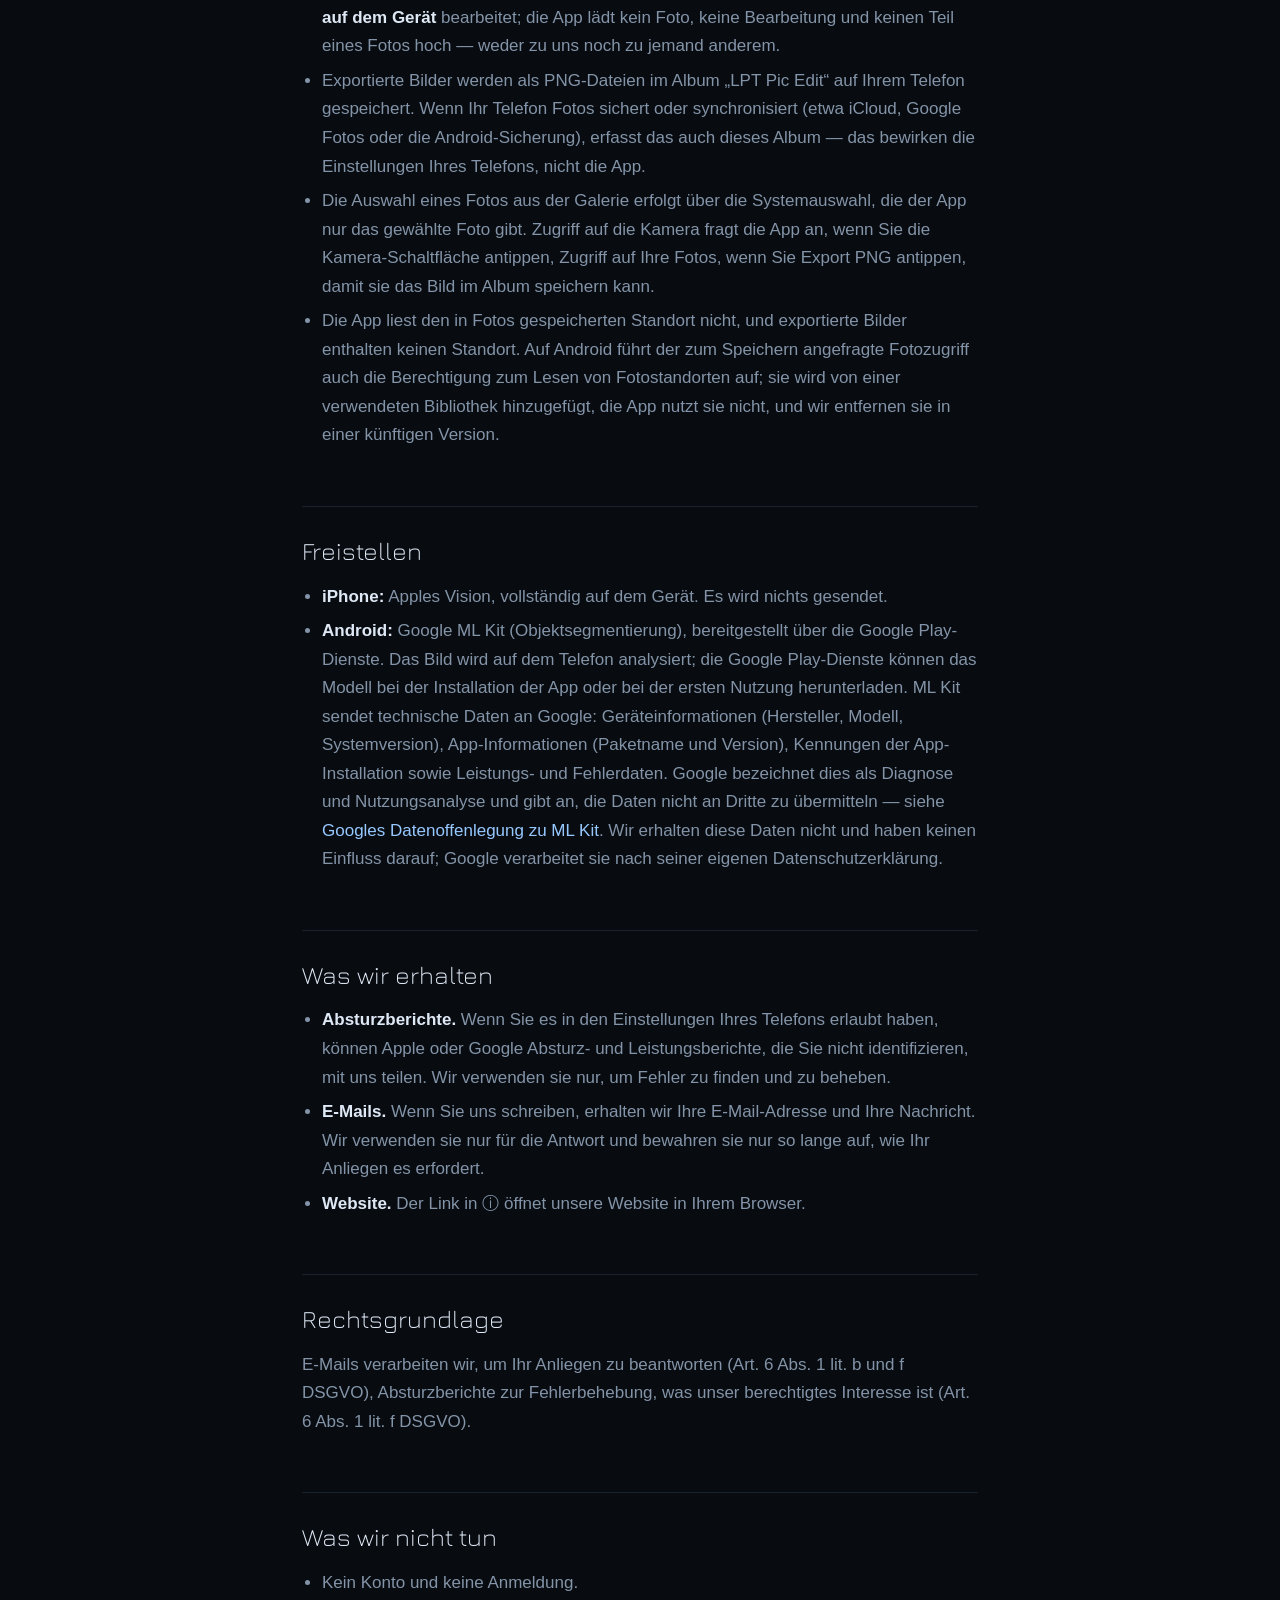
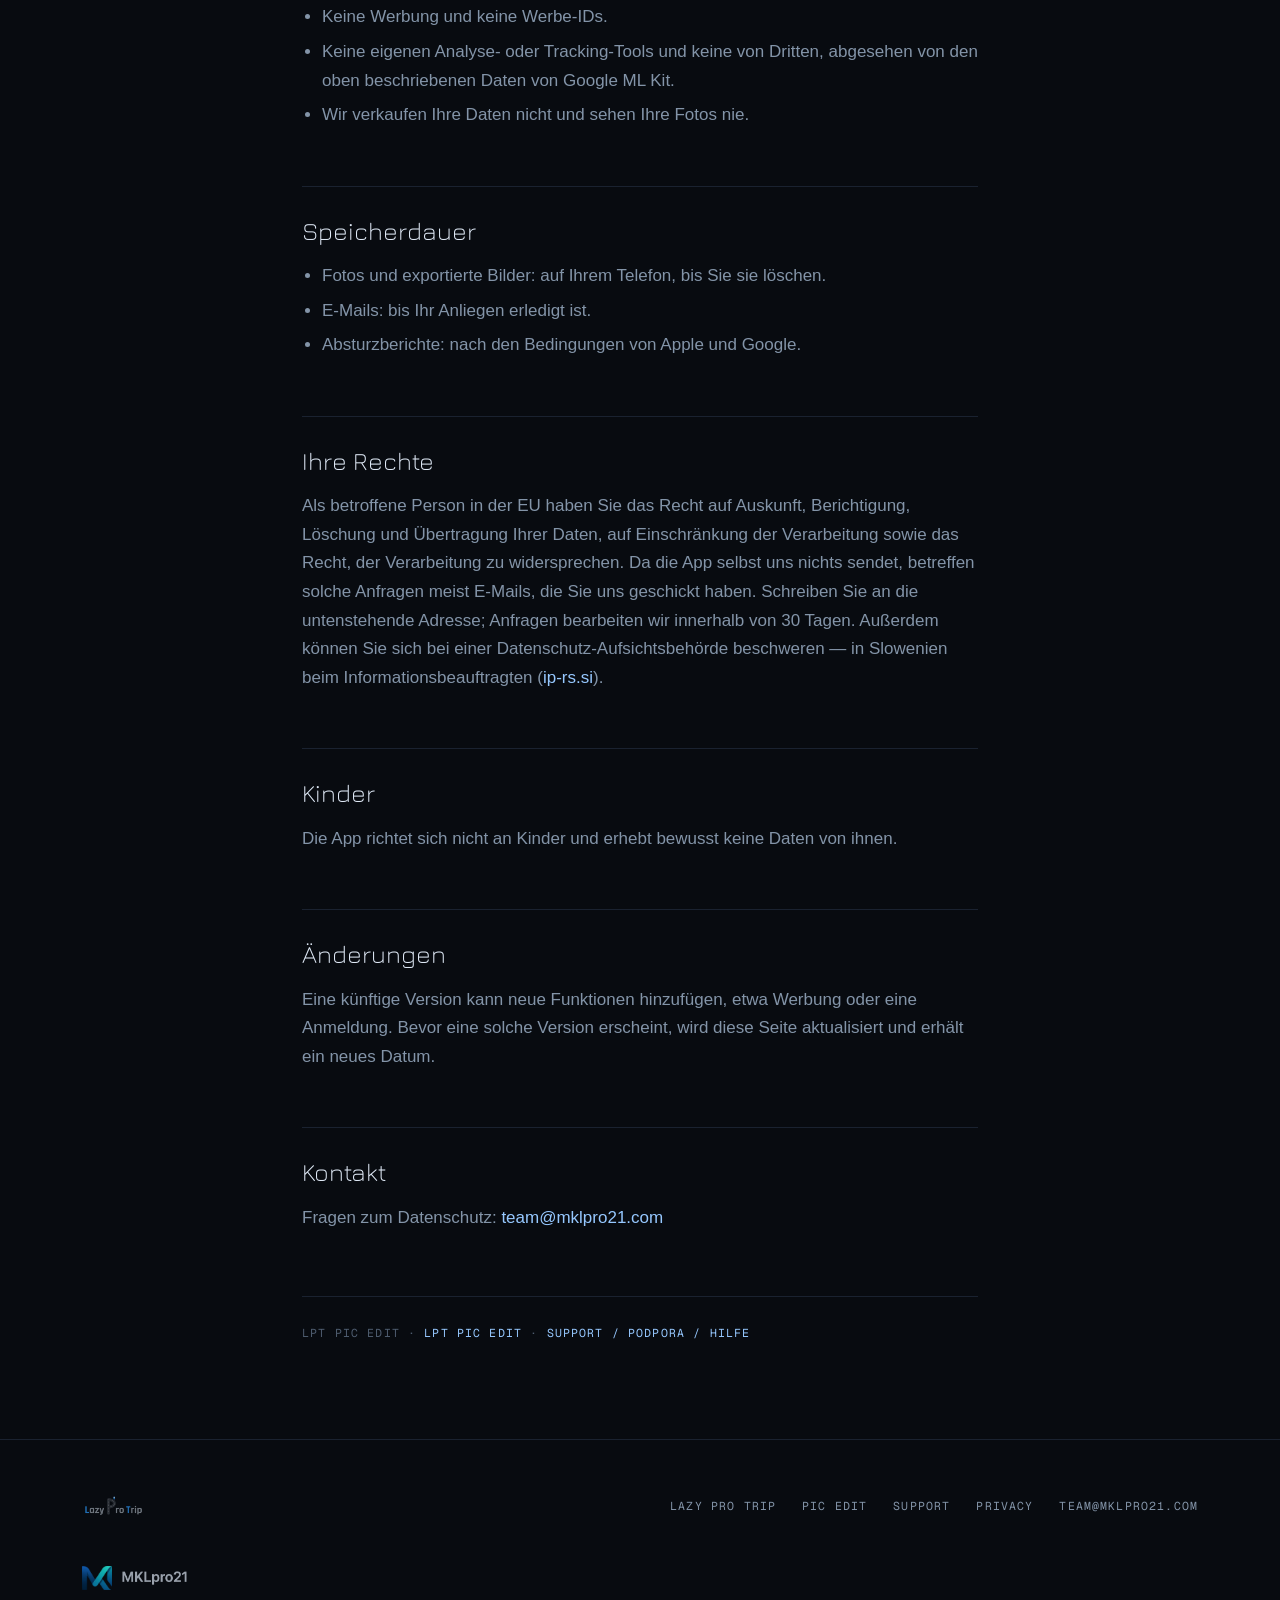
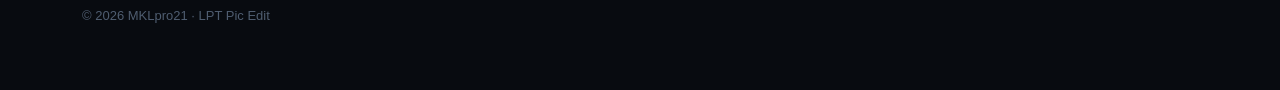
<file: pic-edit/zasebnost/index.html>
<!DOCTYPE html>
<html lang="en">
<head>
<meta charset="utf-8">
<meta name="viewport" content="width=device-width, initial-scale=1">
<title>LPT Pic Edit — privacy policy / pravilnik o zasebnosti / Datenschutz</title>
<meta name="description" content="LPT Pic Edit edits your photos on the phone: no account, no ads, no uploads. What the app accesses and what leaves the device.">
<link rel="canonical" href="https://mklpro21.com/pic-edit/zasebnost/">
<link rel="icon" href="/assets/img/favicon-48.png" sizes="48x48">
<link rel="apple-touch-icon" href="/assets/img/icon-lpt-192.png">
<meta name="theme-color" content="#080b10">
<meta property="og:title" content="LPT Pic Edit — privacy policy / pravilnik o zasebnosti / Datenschutz">
<meta property="og:url" content="https://mklpro21.com/pic-edit/zasebnost/">
<meta property="og:image" content="https://mklpro21.com/assets/img/og-picedit.png">
<link rel="stylesheet" href="/assets/css/site.css">
</head>
<body>

<header class="nav">
  <div class="wrap nav-inner">
    <a class="nav-logo" href="/"><img src="/assets/img/logo.png" alt="Lazy Pro Trip"></a>
    <nav class="nav-links">
      <a class="hide-sm" href="/">Lazy Pro Trip</a>
      <a class="hide-sm" href="/pic-edit/">Pic Edit</a>
      <a href="/podpora/">Support</a>
      <a href="/pic-edit/zasebnost/">Privacy</a>
    </nav>
  </div>
</header>

<main class="wrap doc">
<h1 id="en">Privacy Policy</h1>
<p class="lede">LPT Pic Edit — photo editor for vehicle photos</p>
<p class="updated">Last updated: 25 October 2026 · applies to version 1.3</p>
<div class="lang"><a href="#sl">Slovenščina ↓</a> · <a href="#de">Deutsch ↓</a> · <a href="/pic-edit/">LPT Pic Edit</a></div>

<h2>In short</h2>
<div class="box">
<p>The app <strong>never uploads your photos</strong>. Background removal, editing and export all run on the device. There is no account, no ads and no analytics tool of our own, and the app itself sends us nothing. On Android, the background removal provided by Google (ML Kit) sends Google technical usage data — not your photos.</p>
</div>

<h2 id="controller">Who is responsible</h2>
<p><strong>Controller:</strong> Matej Kljun, Slovenia · <a href="mailto:team@mklpro21.com">team@mklpro21.com</a>. MKLpro21 is a brand name, not a registered company.</p>

<h2 id="photos">Your photos</h2>
<ul>
  <li>Photos you pick from the gallery or take with the camera are edited <strong>only on the device</strong>, and the app uploads no photo, edit or part of a photo — not to us and not to anyone else.</li>
  <li>Exported pictures are saved as PNG files to the album “LPT Pic Edit” on your phone. If your phone backs up or syncs its photos (for example iCloud, Google Photos or Android backup), that backup also covers this album — it is done by your phone's settings, not by the app.</li>
  <li>Picking a photo from the gallery uses the system picker, which gives the app only the photo you choose. The app asks for camera access when you tap the camera button, and for access to your photos when you tap Export PNG, so that it can save into the album.</li>
  <li>The app does not read the location stored in your photos, and exported pictures contain no location. On Android, the photo access requested for saving also lists permission to read photo locations; a library we use adds it, the app does not use it, and we will remove it in a future version.</li>
</ul>

<h2 id="background-removal">Background removal</h2>
<ul>
  <li><strong>iPhone:</strong> Apple's Vision framework, entirely on the device. Nothing is sent.</li>
  <li><strong>Android:</strong> Google ML Kit subject segmentation, delivered through Google Play services. The picture is analysed on the phone; Google Play services may download the model when the app is installed or on first use. ML Kit sends Google technical data: device information (manufacturer, model, system version), app information (package name and version), identifiers of the app installation, and performance and error data. Google describes this as diagnostics and usage analytics and states that it does not transfer it to third parties — see <a href="https://developers.google.com/ml-kit/android-data-disclosure">Google's ML Kit data disclosure</a>. We do not receive this data and have no control over it; Google processes it under its own privacy policy.</li>
</ul>

<h2 id="other">What we receive</h2>
<ul>
  <li><strong>Crash reports.</strong> If you have allowed it in your phone's settings, Apple or Google may share crash and performance reports that do not identify you with us. We use them only to find and fix faults.</li>
  <li><strong>Emails.</strong> If you write to us, we receive your email address and your message. We use them only to answer you and keep them only as long as your request needs.</li>
  <li><strong>Website.</strong> The link in ⓘ opens our website in your browser.</li>
</ul>

<h2 id="legal-basis">Legal basis</h2>
<p>We process emails to answer your request (Art. 6(1)(b) and (f) GDPR) and crash reports to fix faults, which is our legitimate interest (Art. 6(1)(f) GDPR).</p>

<h2>What we do not do</h2>
<ul>
  <li>No account and no sign-in.</li>
  <li>No advertising and no advertising identifiers.</li>
  <li>No analytics or tracking tools of our own or of third parties, other than the Google ML Kit data described above.</li>
  <li>We do not sell your data, and we never see your photos.</li>
</ul>

<h2>Retention</h2>
<ul>
  <li>Photos and exported pictures: on your phone, until you delete them.</li>
  <li>Emails: until your request is resolved.</li>
  <li>Crash reports: according to the terms of Apple and Google.</li>
</ul>

<h2>Your rights</h2>
<p>If you are in the EU you have the right to access, correct, delete and port your data, to restrict its processing and to object to it. Because the app itself sends us nothing, such requests usually concern emails you have sent us. Write to the address below; requests are handled within 30 days. You also have the right to lodge a complaint with a data protection supervisory authority — in Slovenia, the Information Commissioner (<a href="https://www.ip-rs.si/en/">ip-rs.si</a>).</p>

<h2>Children</h2>
<p>The app is not directed at children and does not knowingly collect their data.</p>

<h2>Changes</h2>
<p>A future version may add new features, for example ads or signing in. Before such a version is released, this page will be updated and show a new date.</p>

<h2>Contact</h2>
<p>Privacy questions: <a href="mailto:team@mklpro21.com">team@mklpro21.com</a></p>

<hr id="sl" style="margin:3rem 0 0; border:0; border-top:1px solid var(--line)">

<div lang="sl">
<h1 style="margin-top:2.5rem">Pravilnik o zasebnosti</h1>
<p class="lede">LPT Pic Edit — urejevalnik fotografij vozil</p>
<p class="updated">Zadnja sprememba: 25. oktober 2026 · velja za različico 1.3</p>
<div class="lang"><a href="#en">English ↑</a> · <a href="#de">Deutsch ↓</a> · <a href="/sl/pic-edit/">LPT Pic Edit</a></div>

<h2>Na kratko</h2>
<div class="box">
<p>Aplikacija vaših fotografij <strong>nikoli ne naloži nikamor</strong>. Odstranitev ozadja, urejanje in izvoz potekajo na napravi. Ni računa, ni oglasov in ni lastnega analitičnega orodja, aplikacija sama pa nam ne pošlje ničesar. Na Androidu odstranitev ozadja, ki jo zagotavlja Google (ML Kit), Googlu pošilja tehnične podatke o uporabi — ne vaših fotografij.</p>
</div>

<h2 id="upravljavec">Kdo je odgovoren</h2>
<p><strong>Upravljavec podatkov:</strong> Matej Kljun, Slovenija · <a href="mailto:team@mklpro21.com">team@mklpro21.com</a>. MKLpro21 je ime znamke, ne registrirano podjetje.</p>

<h2 id="fotografije">Vaše fotografije</h2>
<ul>
  <li>Fotografije, ki jih izberete v galeriji ali posnamete s kamero, se urejajo <strong>samo na napravi</strong>; aplikacija ne naloži nobene fotografije, spremembe ali dela fotografije — ne k nam ne komurkoli drugemu.</li>
  <li>Izvožene slike se kot datoteke PNG shranijo v album »LPT Pic Edit« na telefonu. Če telefon fotografije varnostno kopira ali sinhronizira (na primer iCloud, Google Photos ali varnostna kopija Androida), zajame tudi ta album — to naredijo nastavitve telefona, ne aplikacija.</li>
  <li>Izbira fotografije iz galerije poteka prek sistemskega izbirnika, ki aplikaciji da samo izbrano fotografijo. Dostop do kamere aplikacija zahteva, ko tapnete gumb kamere, dostop do fotografij pa, ko tapnete Export PNG, da lahko sliko shrani v album.</li>
  <li>Aplikacija ne bere lokacije, shranjene v fotografijah, izvožene slike pa lokacije ne vsebujejo. Na Androidu dostop do fotografij, ki se zahteva za shranjevanje, navaja tudi dovoljenje za branje lokacije fotografij; doda ga knjižnica, ki jo uporabljamo, aplikacija ga ne uporablja, v eni od prihodnjih različic pa ga bomo odstranili.</li>
</ul>

<h2 id="odstranitev-ozadja">Odstranitev ozadja</h2>
<ul>
  <li><strong>iPhone:</strong> Applov Vision, v celoti na napravi. Nič se ne pošlje.</li>
  <li><strong>Android:</strong> Googlov ML Kit (segmentacija predmeta), ki ga zagotavljajo storitve Google Play. Slika se analizira na telefonu; storitve Google Play lahko model prenesejo ob namestitvi aplikacije ali ob prvi uporabi. ML Kit Googlu pošilja tehnične podatke: podatke o napravi (proizvajalec, model, različica sistema), podatke o aplikaciji (ime paketa in različica), identifikatorje namestitve aplikacije ter podatke o delovanju in napakah. Google jih opisuje kot diagnostiko in analitiko uporabe ter navaja, da jih ne prenaša tretjim osebam — glejte <a href="https://developers.google.com/ml-kit/android-data-disclosure">Googlovo razkritje podatkov ML Kit</a>. Teh podatkov ne prejemamo in nanje nimamo vpliva; Google jih obdeluje po svojem pravilniku o zasebnosti.</li>
</ul>

<h2 id="drugo">Kaj prejmemo</h2>
<ul>
  <li><strong>Poročila o sesutjih.</strong> Če ste to dovolili v nastavitvah telefona, lahko Apple ali Google z nami delita poročila o sesutjih in delovanju, ki vas ne identificirajo. Uporabljamo jih samo za iskanje in odpravo napak.</li>
  <li><strong>E-pošta.</strong> Če nam pišete, prejmemo vaš e-naslov in sporočilo. Uporabimo ju samo za odgovor in ju hranimo le, dokler to zahteva vaša zadeva.</li>
  <li><strong>Spletna stran.</strong> Povezava v ⓘ odpre našo spletno stran v brskalniku.</li>
</ul>

<h2 id="pravna-podlaga">Pravna podlaga</h2>
<p>E-pošto obdelujemo, da odgovorimo na vašo zahtevo (točki (b) in (f) prvega odstavka 6. člena GDPR), poročila o sesutjih pa za odpravo napak, kar je naš zakoniti interes (točka (f) prvega odstavka 6. člena GDPR).</p>

<h2>Česa ne počnemo</h2>
<ul>
  <li>Ni računa in ni prijave.</li>
  <li>Ni oglasov in ni oglaševalskih identifikatorjev.</li>
  <li>Ni lastnih analitičnih ali sledilnih orodij ne orodij tretjih oseb, razen zgoraj opisanih podatkov Googlovega ML Kit.</li>
  <li>Vaših podatkov ne prodajamo in vaših fotografij nikoli ne vidimo.</li>
</ul>

<h2>Hramba</h2>
<ul>
  <li>Fotografije in izvožene slike: na vašem telefonu, dokler jih ne izbrišete.</li>
  <li>E-pošta: dokler zadeva ni rešena.</li>
  <li>Poročila o sesutjih: po pogojih Appla in Googla.</li>
</ul>

<h2>Vaše pravice</h2>
<p>Če ste v EU, imate pravico do dostopa, popravka, izbrisa in prenosljivosti svojih podatkov, do omejitve obdelave in do ugovora. Ker nam aplikacija sama ne pošlje ničesar, se takšne zahteve praviloma nanašajo na e-pošto, ki ste nam jo poslali. Pišite na spodnji naslov; zahteve rešimo v 30 dneh. Imate tudi pravico do pritožbe pri nadzornem organu za varstvo podatkov — v Sloveniji pri Informacijskem pooblaščencu (<a href="https://www.ip-rs.si">ip-rs.si</a>).</p>

<h2>Otroci</h2>
<p>Aplikacija ni namenjena otrokom in njihovih podatkov zavestno ne zbira.</p>

<h2>Spremembe</h2>
<p>Prihodnja različica lahko doda nove funkcije, na primer oglase ali prijavo. Preden taka različica izide, bo ta stran posodobljena in bo imela nov datum.</p>

<h2>Kontakt</h2>
<p>Vprašanja o zasebnosti: <a href="mailto:team@mklpro21.com">team@mklpro21.com</a></p>
</div>

<hr id="de" style="margin:3rem 0 0; border:0; border-top:1px solid var(--line)">

<div lang="de">
<h1 style="margin-top:2.5rem">Datenschutzerklärung</h1>
<p class="lede">LPT Pic Edit — Fotoeditor für Fahrzeugfotos</p>
<p class="updated">Zuletzt geändert: 25. Oktober 2026 · gilt für Version 1.3</p>
<div class="lang"><a href="#en">English ↑</a> · <a href="#sl">Slovenščina ↑</a> · <a href="/de/pic-edit/">LPT Pic Edit</a></div>

<h2>Kurz gesagt</h2>
<div class="box">
<p>Die App <strong>lädt Ihre Fotos nie hoch</strong>. Freistellen, Bearbeiten und Exportieren laufen auf dem Gerät. Es gibt kein Konto, keine Werbung und kein eigenes Analyse-Tool, und die App selbst sendet uns nichts. Auf Android sendet die von Google bereitgestellte Freistellung (ML Kit) technische Nutzungsdaten an Google — nicht Ihre Fotos.</p>
</div>

<h2 id="verantwortlicher">Wer verantwortlich ist</h2>
<p><strong>Verantwortlicher:</strong> Matej Kljun, Slowenien · <a href="mailto:team@mklpro21.com">team@mklpro21.com</a>. MKLpro21 ist ein Markenname, kein eingetragenes Unternehmen.</p>

<h2 id="fotos">Ihre Fotos</h2>
<ul>
  <li>Fotos, die Sie aus der Galerie wählen oder mit der Kamera aufnehmen, werden <strong>nur auf dem Gerät</strong> bearbeitet; die App lädt kein Foto, keine Bearbeitung und keinen Teil eines Fotos hoch — weder zu uns noch zu jemand anderem.</li>
  <li>Exportierte Bilder werden als PNG-Dateien im Album „LPT Pic Edit“ auf Ihrem Telefon gespeichert. Wenn Ihr Telefon Fotos sichert oder synchronisiert (etwa iCloud, Google Fotos oder die Android-Sicherung), erfasst das auch dieses Album — das bewirken die Einstellungen Ihres Telefons, nicht die App.</li>
  <li>Die Auswahl eines Fotos aus der Galerie erfolgt über die Systemauswahl, die der App nur das gewählte Foto gibt. Zugriff auf die Kamera fragt die App an, wenn Sie die Kamera-Schaltfläche antippen, Zugriff auf Ihre Fotos, wenn Sie Export PNG antippen, damit sie das Bild im Album speichern kann.</li>
  <li>Die App liest den in Fotos gespeicherten Standort nicht, und exportierte Bilder enthalten keinen Standort. Auf Android führt der zum Speichern angefragte Fotozugriff auch die Berechtigung zum Lesen von Fotostandorten auf; sie wird von einer verwendeten Bibliothek hinzugefügt, die App nutzt sie nicht, und wir entfernen sie in einer künftigen Version.</li>
</ul>

<h2 id="freistellen">Freistellen</h2>
<ul>
  <li><strong>iPhone:</strong> Apples Vision, vollständig auf dem Gerät. Es wird nichts gesendet.</li>
  <li><strong>Android:</strong> Google ML Kit (Objektsegmentierung), bereitgestellt über die Google Play-Dienste. Das Bild wird auf dem Telefon analysiert; die Google Play-Dienste können das Modell bei der Installation der App oder bei der ersten Nutzung herunterladen. ML Kit sendet technische Daten an Google: Geräteinformationen (Hersteller, Modell, Systemversion), App-Informationen (Paketname und Version), Kennungen der App-Installation sowie Leistungs- und Fehlerdaten. Google bezeichnet dies als Diagnose und Nutzungsanalyse und gibt an, die Daten nicht an Dritte zu übermitteln — siehe <a href="https://developers.google.com/ml-kit/android-data-disclosure">Googles Datenoffenlegung zu ML Kit</a>. Wir erhalten diese Daten nicht und haben keinen Einfluss darauf; Google verarbeitet sie nach seiner eigenen Datenschutzerklärung.</li>
</ul>

<h2 id="sonstiges">Was wir erhalten</h2>
<ul>
  <li><strong>Absturzberichte.</strong> Wenn Sie es in den Einstellungen Ihres Telefons erlaubt haben, können Apple oder Google Absturz- und Leistungsberichte, die Sie nicht identifizieren, mit uns teilen. Wir verwenden sie nur, um Fehler zu finden und zu beheben.</li>
  <li><strong>E-Mails.</strong> Wenn Sie uns schreiben, erhalten wir Ihre E-Mail-Adresse und Ihre Nachricht. Wir verwenden sie nur für die Antwort und bewahren sie nur so lange auf, wie Ihr Anliegen es erfordert.</li>
  <li><strong>Website.</strong> Der Link in ⓘ öffnet unsere Website in Ihrem Browser.</li>
</ul>

<h2 id="rechtsgrundlage">Rechtsgrundlage</h2>
<p>E-Mails verarbeiten wir, um Ihr Anliegen zu beantworten (Art. 6 Abs. 1 lit. b und f DSGVO), Absturzberichte zur Fehlerbehebung, was unser berechtigtes Interesse ist (Art. 6 Abs. 1 lit. f DSGVO).</p>

<h2>Was wir nicht tun</h2>
<ul>
  <li>Kein Konto und keine Anmeldung.</li>
  <li>Keine Werbung und keine Werbe-IDs.</li>
  <li>Keine eigenen Analyse- oder Tracking-Tools und keine von Dritten, abgesehen von den oben beschriebenen Daten von Google ML Kit.</li>
  <li>Wir verkaufen Ihre Daten nicht und sehen Ihre Fotos nie.</li>
</ul>

<h2>Speicherdauer</h2>
<ul>
  <li>Fotos und exportierte Bilder: auf Ihrem Telefon, bis Sie sie löschen.</li>
  <li>E-Mails: bis Ihr Anliegen erledigt ist.</li>
  <li>Absturzberichte: nach den Bedingungen von Apple und Google.</li>
</ul>

<h2>Ihre Rechte</h2>
<p>Als betroffene Person in der EU haben Sie das Recht auf Auskunft, Berichtigung, Löschung und Übertragung Ihrer Daten, auf Einschränkung der Verarbeitung sowie das Recht, der Verarbeitung zu widersprechen. Da die App selbst uns nichts sendet, betreffen solche Anfragen meist E-Mails, die Sie uns geschickt haben. Schreiben Sie an die untenstehende Adresse; Anfragen bearbeiten wir innerhalb von 30 Tagen. Außerdem können Sie sich bei einer Datenschutz-Aufsichtsbehörde beschweren — in Slowenien beim Informationsbeauftragten (<a href="https://www.ip-rs.si/en/">ip-rs.si</a>).</p>

<h2>Kinder</h2>
<p>Die App richtet sich nicht an Kinder und erhebt bewusst keine Daten von ihnen.</p>

<h2>Änderungen</h2>
<p>Eine künftige Version kann neue Funktionen hinzufügen, etwa Werbung oder eine Anmeldung. Bevor eine solche Version erscheint, wird diese Seite aktualisiert und erhält ein neues Datum.</p>

<h2>Kontakt</h2>
<p>Fragen zum Datenschutz: <a href="mailto:team@mklpro21.com">team@mklpro21.com</a></p>
</div>

<footer>LPT Pic Edit · <a href="/pic-edit/">LPT Pic Edit</a> · <a href="/podpora/">Support / Podpora / Hilfe</a></footer>
</main>

<footer class="footer">
  <div class="wrap footer-inner">
    <img src="/assets/img/logo.png" alt="Lazy Pro Trip">
    <div class="footer-links">
      <a href="/">Lazy Pro Trip</a>
      <a href="/pic-edit/">Pic Edit</a>
      <a href="/podpora/">Support</a>
      <a href="/pic-edit/zasebnost/">Privacy</a>
      <a href="mailto:team@mklpro21.com">team@mklpro21.com</a>
    </div>
    <div class="maker">
      <img class="maker-mark" src="/assets/img/mklpro21-mark.png" alt="" width="160" height="128">
      <img class="maker-word" src="/assets/img/mklpro21-wordmark.png" alt="MKLpro21" width="440" height="95">
    </div>
    <p class="fine-print">© 2026 MKLpro21 · LPT Pic Edit</p>
  </div>
</footer>

</body>
</html>
</file>
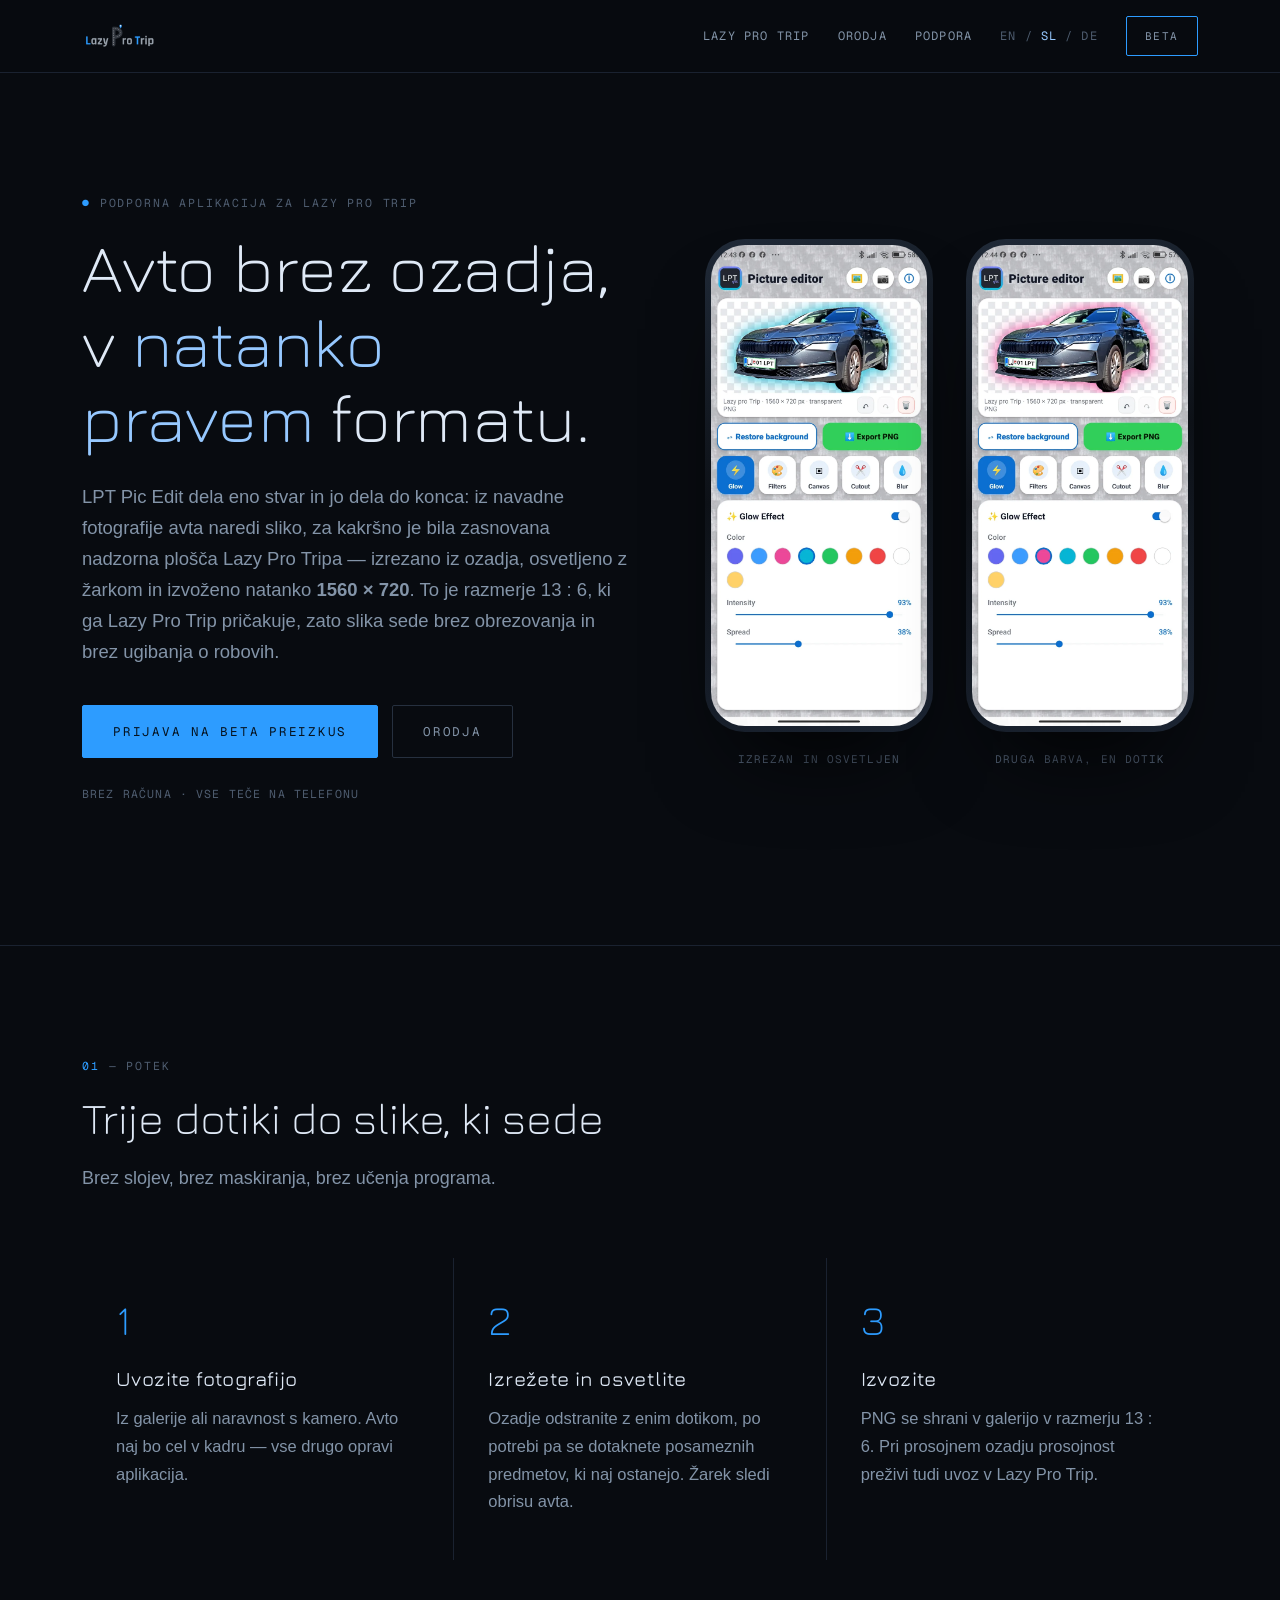
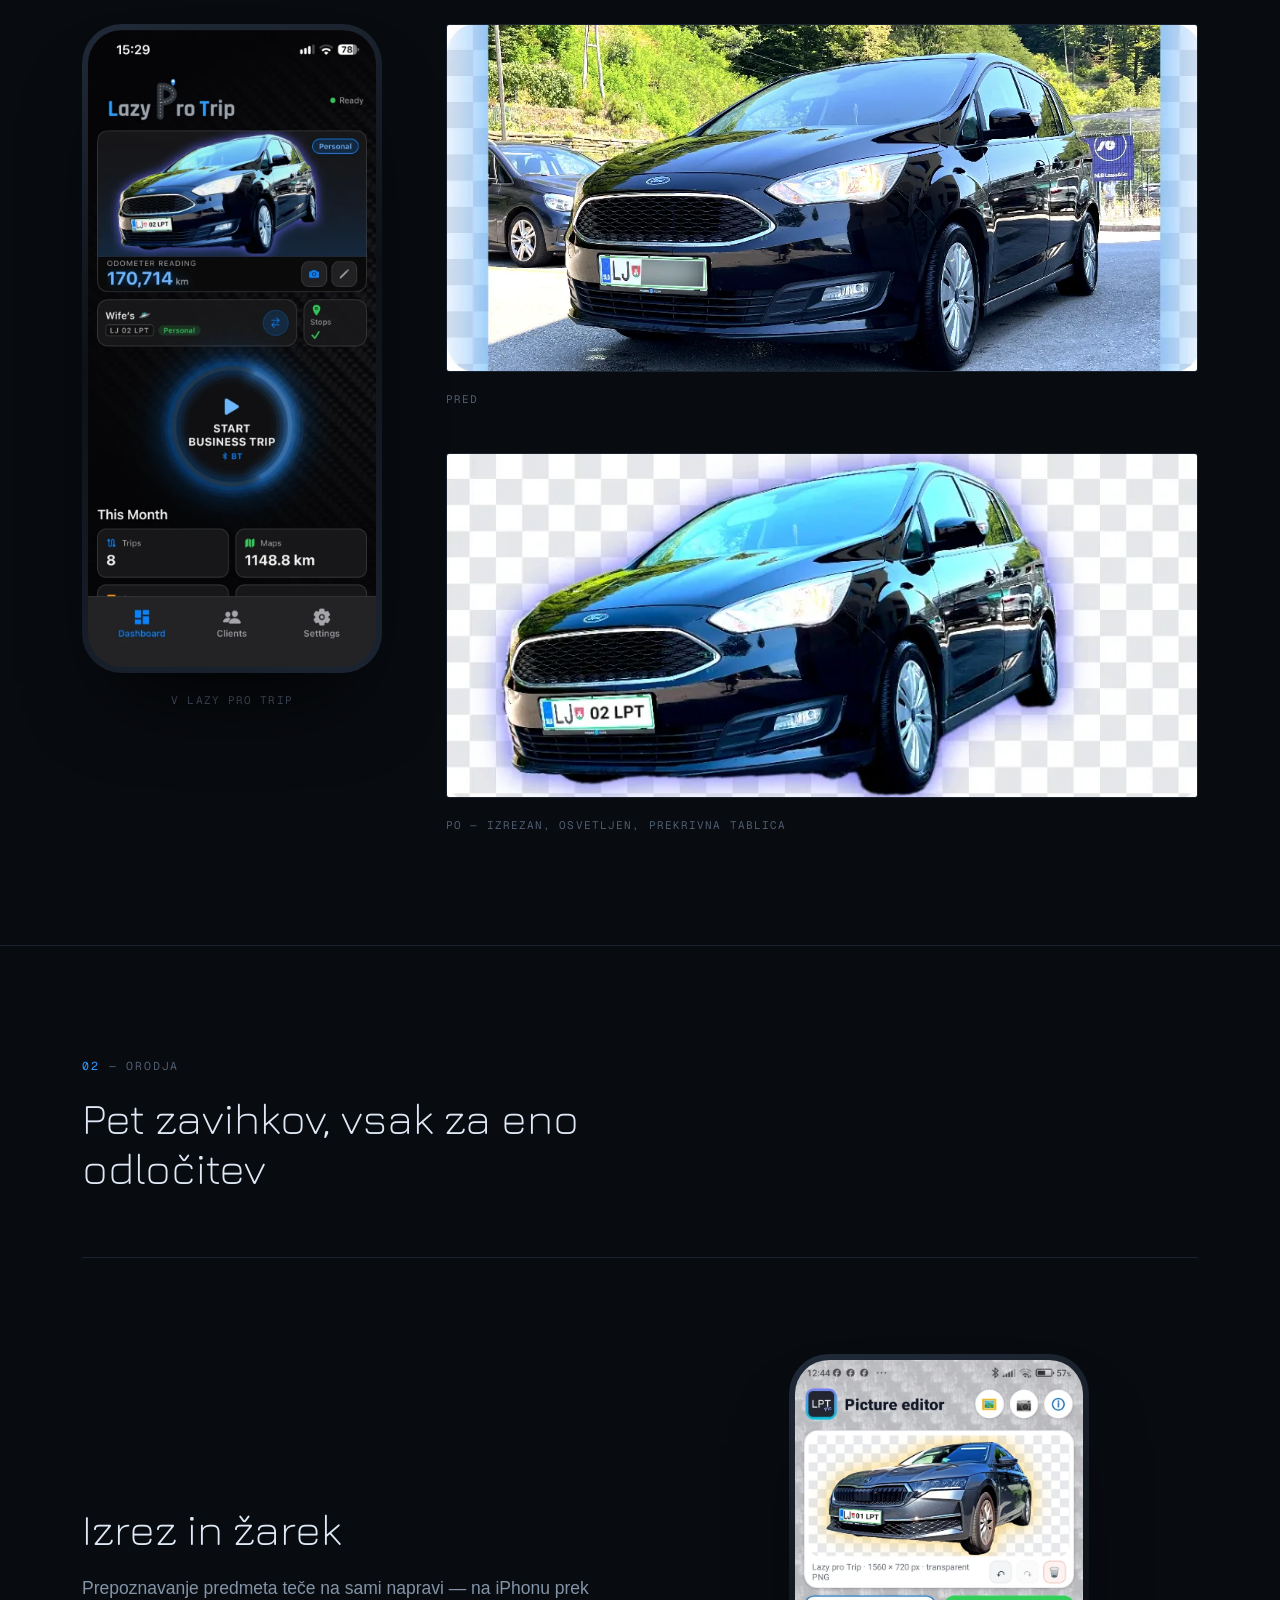
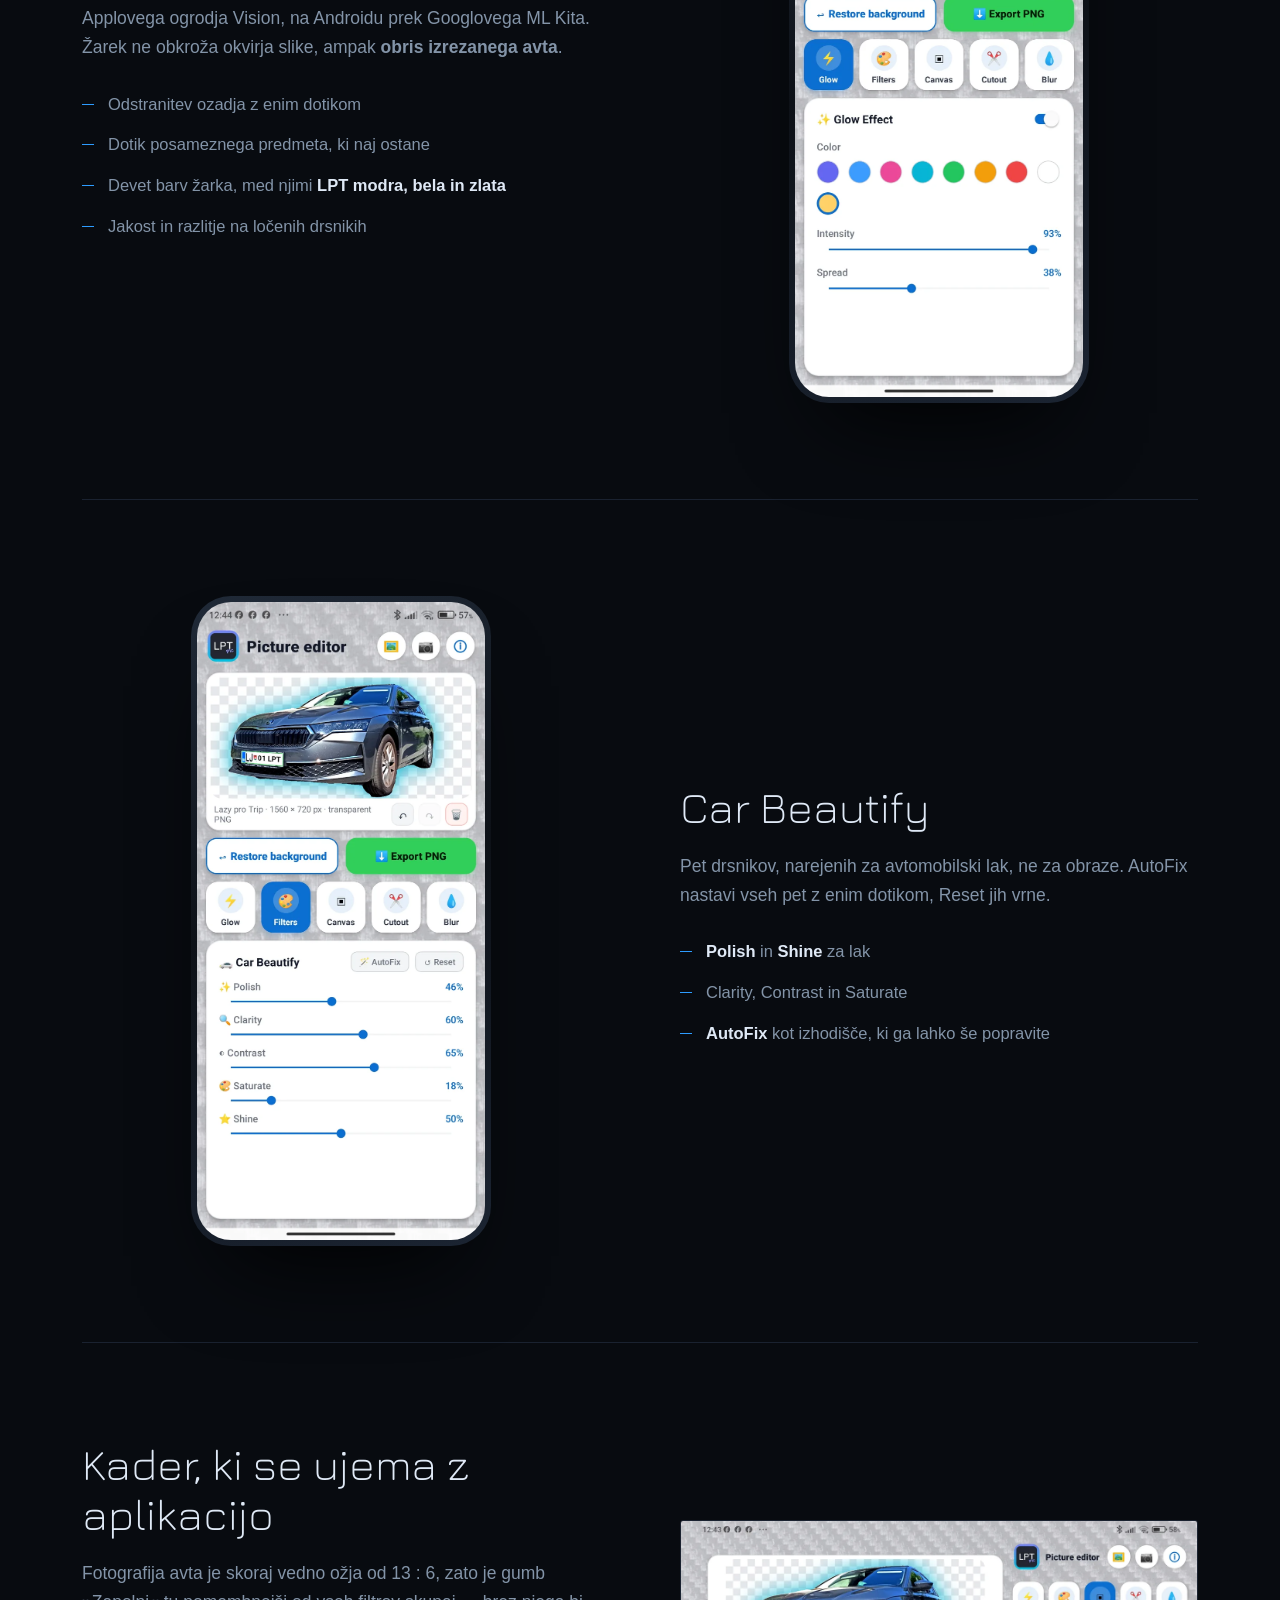
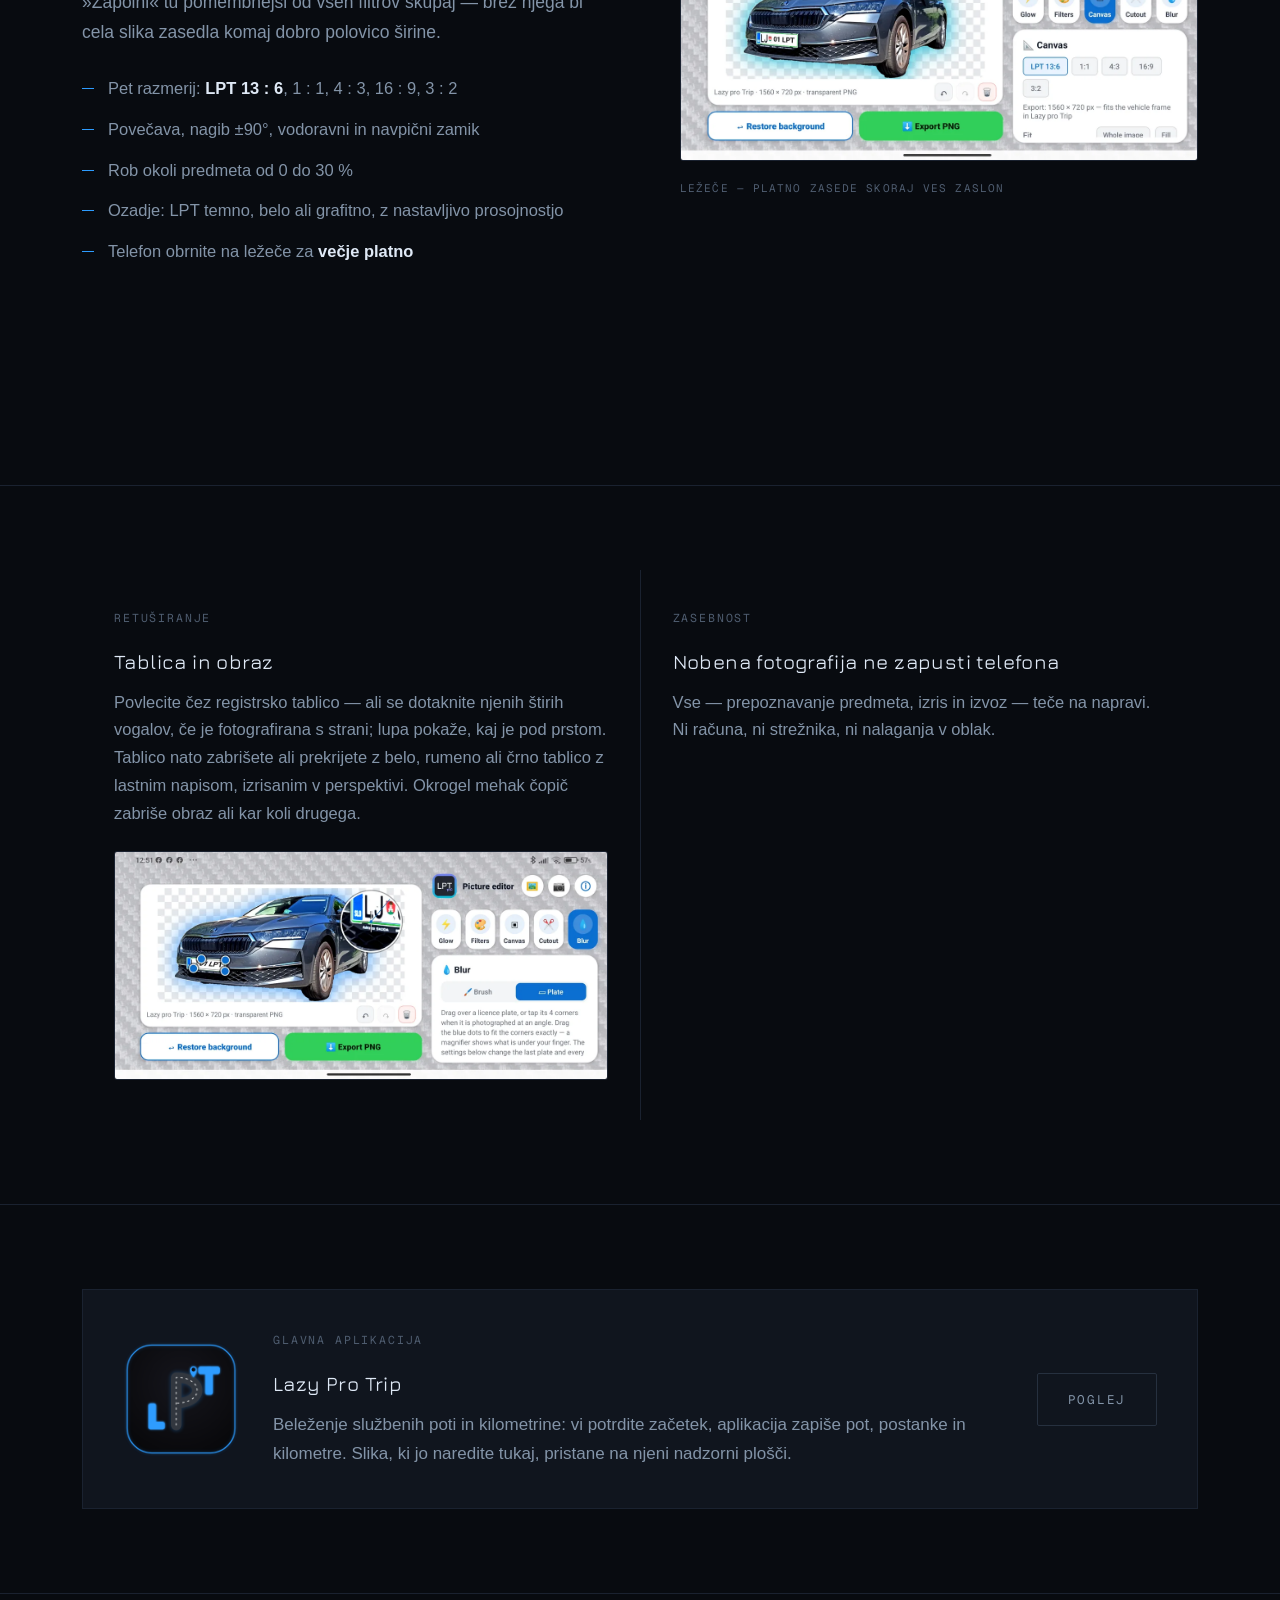
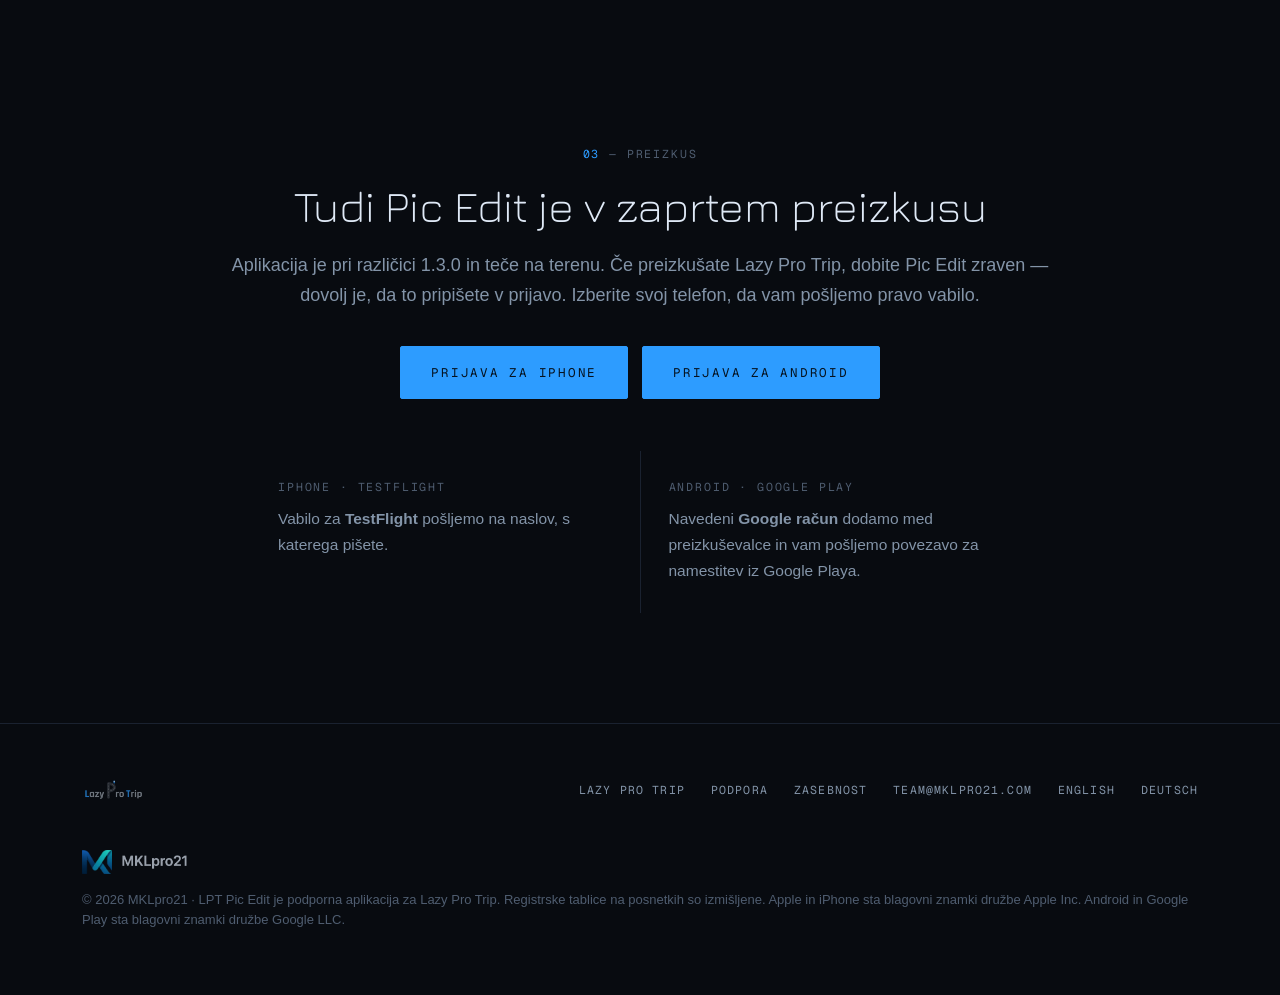
<file: sl/pic-edit/index.html>
<!DOCTYPE html>
<html lang="sl">
<head>
<meta charset="utf-8">
<meta name="viewport" content="width=device-width, initial-scale=1">
<title>LPT Pic Edit — avto brez ozadja, v pravem formatu</title>
<meta name="description" content="Podporna aplikacija za Lazy Pro Trip. Fotografijo avta izreže iz ozadja, ji doda žarek in izvozi natanko 1560 × 720 — format, ki ga Lazy Pro Trip pričakuje za sliko vozila.">
<link rel="canonical" href="https://mklpro21.com/sl/pic-edit/">
<link rel="alternate" hreflang="sl" href="https://mklpro21.com/sl/pic-edit/">
<link rel="alternate" hreflang="en" href="https://mklpro21.com/pic-edit/">
<link rel="alternate" hreflang="de" href="https://mklpro21.com/de/pic-edit/">
<link rel="alternate" hreflang="x-default" href="https://mklpro21.com/pic-edit/">
<link rel="icon" href="/assets/img/favicon-48.png" sizes="48x48">
<link rel="apple-touch-icon" href="/assets/img/icon-lpt-192.png">
<meta property="og:type" content="website">
<meta property="og:site_name" content="Lazy Pro Trip">
<meta property="og:locale" content="sl_SI">
<meta property="og:title" content="LPT Pic Edit — avto brez ozadja, v pravem formatu">
<meta property="og:description" content="Izreže avto iz ozadja, doda žarek in izvozi natanko 1560 × 720. Vse na telefonu.">
<meta property="og:url" content="https://mklpro21.com/sl/pic-edit/">
<meta property="og:image" content="https://mklpro21.com/assets/img/og-picedit.png">
<meta name="twitter:card" content="summary_large_image">
<meta name="theme-color" content="#080b10">
<link rel="stylesheet" href="/assets/css/site.css">
</head>
<body>

<header class="nav">
  <div class="wrap nav-inner">
    <a class="nav-logo" href="/sl/"><img src="/assets/img/logo.png" alt="Lazy Pro Trip"></a>
    <nav class="nav-links">
      <a class="hide-sm" href="/sl/">Lazy Pro Trip</a>
      <a class="hide-sm" href="#orodja">Orodja</a>
      <a class="hide-sm" href="/podpora/#sl">Podpora</a>
      <span class="lang"><a href="/pic-edit/">EN</a>/<a class="on" href="/sl/pic-edit/">SL</a>/<a href="/de/pic-edit/">DE</a></span>
      <a class="btn btn-sm" href="#beta">Beta</a>
    </nav>
  </div>
</header>

<!-- ══════════════════════════════════════════════════════ HERO ══ -->
<section class="hero">
  <div class="wrap hero-grid">
    <div>
      <span class="tag"><span class="n">●</span> podporna aplikacija za Lazy Pro Trip</span>
      <h1>Avto brez ozadja, v <em>natanko pravem</em> formatu.</h1>
      <p class="lede">
        LPT Pic Edit dela eno stvar in jo dela do konca: iz navadne fotografije
        avta naredi sliko, za kakršno je bila zasnovana nadzorna plošča Lazy Pro
        Tripa — izrezano iz ozadja, osvetljeno z žarkom in izvoženo natanko
        <strong>1560 × 720</strong>. To je razmerje 13 : 6, ki ga Lazy Pro Trip
        pričakuje, zato slika sede brez obrezovanja in brez ugibanja o robovih.
      </p>
      <div class="actions">
        <a class="btn btn-solid" href="#beta">Prijava na beta preizkus</a>
        <a class="btn btn-quiet" href="#orodja">Orodja</a>
      </div>
      <p class="hero-note">Brez računa · Vse teče na telefonu</p>
    </div>

    <div class="two-up">
      <div>
        <div class="device">
          <div class="device-screen">
            <img src="/assets/img/shots/55-picedit-glow.webp" alt="Avto, izrezan iz ozadja in obrobljen s turkiznim žarkom, v okvirju 1560 × 720" width="760" height="1647" loading="eager">
          </div>
        </div>
        <p class="caption">Izrezan in osvetljen</p>
      </div>
      <div>
        <div class="device">
          <div class="device-screen">
            <img src="/assets/img/shots/58-picedit-roza.webp" alt="Isti avto z rožnatim žarkom, izbranim med barvami" width="760" height="1647" loading="eager">
          </div>
        </div>
        <p class="caption">Druga barva, en dotik</p>
      </div>
    </div>
  </div>
</section>

<!-- ══════════════════════════════════════════════════════ POTEK ══ -->
<section class="section">
  <div class="wrap">
    <div class="section-head">
      <span class="tag"><span class="n">01</span> — potek</span>
      <h2>Trije dotiki do slike, ki sede</h2>
      <p>Brez slojev, brez maskiranja, brez učenja programa.</p>
    </div>

    <div class="steps">
      <div class="step">
        <div class="num">1</div>
        <h3>Uvozite fotografijo</h3>
        <p>
          Iz galerije ali naravnost s kamero. Avto naj bo cel v kadru — vse
          drugo opravi aplikacija.
        </p>
      </div>
      <div class="step">
        <div class="num">2</div>
        <h3>Izrežete in osvetlite</h3>
        <p>
          Ozadje odstranite z enim dotikom, po potrebi pa se dotaknete
          posameznih predmetov, ki naj ostanejo. Žarek sledi obrisu avta.
        </p>
      </div>
      <div class="step">
        <div class="num">3</div>
        <h3>Izvozite</h3>
        <p>
          PNG se shrani v galerijo v razmerju 13 : 6. Pri prosojnem ozadju
          prosojnost preživi tudi uvoz v Lazy Pro Trip.
        </p>
      </div>
    </div>
    <div class="split" style="margin-top:64px">
      <div>
        <div class="device">
          <div class="device-screen">
            <img src="/assets/img/shots/78-picedit-v-lpt.webp" alt="Urejena slika na nadzorni plošči Lazy Pro Trip: avto z modrim žarkom in prekrivno tablico LJ 02 LPT" width="760" height="1646" loading="lazy">
          </div>
        </div>
        <p class="caption">V Lazy Pro Trip</p>
      </div>
      <div class="stack">
        <div>
          <div class="wide">
            <img src="/assets/img/shots/76-picedit-pred.webp" alt="Fotografija naravnost s telefona: ozadje, avto zraven, zabrisana tablica" width="1032" height="476" loading="lazy">
          </div>
          <p class="caption caption-l">Pred</p>
        </div>
        <div>
          <div class="wide">
            <img src="/assets/img/shots/77-picedit-po.webp" alt="Isti avto, izrezan, z vijoličnim žarkom in prekrivno tablico LJ 02 LPT, v okvirju 1560 × 720" width="812" height="372" loading="lazy">
          </div>
          <p class="caption caption-l">Po — izrezan, osvetljen, prekrivna tablica</p>
        </div>
      </div>
    </div>
  </div>
</section>

<!-- ══════════════════════════════════════════════════════ ORODJA ══ -->
<section class="section" id="orodja">
  <div class="wrap">
    <div class="section-head">
      <span class="tag"><span class="n">02</span> — orodja</span>
      <h2>Pet zavihkov, vsak za eno odločitev</h2>
    </div>

    <div class="feature">
      <div class="ftext">
        <h2>Izrez in žarek</h2>
        <p>
          Prepoznavanje predmeta teče na sami napravi — na iPhonu prek Applovega
          ogrodja Vision, na Androidu prek Googlovega ML Kita. Žarek ne obkroža
          okvirja slike, ampak <strong>obris izrezanega avta</strong>.
        </p>
        <ul class="ticks">
          <li>Odstranitev ozadja z enim dotikom</li>
          <li>Dotik posameznega predmeta, ki naj ostane</li>
          <li>Devet barv žarka, med njimi <strong>LPT modra, bela in zlata</strong></li>
          <li>Jakost in razlitje na ločenih drsnikih</li>
        </ul>
      </div>
      <div class="device">
        <div class="device-screen">
          <img src="/assets/img/shots/57-picedit-zlat.webp" alt="Zavihek Glow z izbrano zlato barvo ter drsnikoma za jakost in razlitje" width="760" height="1647" loading="lazy">
        </div>
      </div>
    </div>

    <div class="feature rev">
      <div class="ftext">
        <h2>Car Beautify</h2>
        <p>
          Pet drsnikov, narejenih za avtomobilski lak, ne za obraze. AutoFix
          nastavi vseh pet z enim dotikom, Reset jih vrne.
        </p>
        <ul class="ticks">
          <li><strong>Polish</strong> in <strong>Shine</strong> za lak</li>
          <li>Clarity, Contrast in Saturate</li>
          <li><strong>AutoFix</strong> kot izhodišče, ki ga lahko še popravite</li>
        </ul>
      </div>
      <div class="device">
        <div class="device-screen">
          <img src="/assets/img/shots/56-picedit-filtri.webp" alt="Zavihek Filters z drsniki Car Beautify: Polish, Clarity, Contrast, Saturate in Shine" width="760" height="1647" loading="lazy">
        </div>
      </div>
    </div>

    <div class="feature">
      <div class="ftext">
        <h2>Kader, ki se ujema z aplikacijo</h2>
        <p>
          Fotografija avta je skoraj vedno ožja od 13 : 6, zato je gumb
          »Zapolni« tu pomembnejši od vseh filtrov skupaj — brez njega bi cela
          slika zasedla komaj dobro polovico širine.
        </p>
        <ul class="ticks">
          <li>Pet razmerij: <strong>LPT 13 : 6</strong>, 1 : 1, 4 : 3, 16 : 9, 3 : 2</li>
          <li>Povečava, nagib ±90°, vodoravni in navpični zamik</li>
          <li>Rob okoli predmeta od 0 do 30 %</li>
          <li>Ozadje: LPT temno, belo ali grafitno, z nastavljivo prosojnostjo</li>
          <li>Telefon obrnite na ležeče za <strong>večje platno</strong></li>
        </ul>
      </div>
      <div>
        <div class="wide">
          <img src="/assets/img/shots/60-picedit-lezece.webp" alt="LPT Pic Edit ležeče: platno levo, zavihek Canvas z razmerji desno" width="1200" height="554" loading="lazy">
        </div>
        <p class="caption caption-l">Ležeče — platno zasede skoraj ves zaslon</p>
      </div>
    </div>
  </div>
</section>

<!-- ══════════════════════════════════════════════════════ ZASEBNOST ══ -->
<section class="section section-tight">
  <div class="wrap">
    <div class="cards two">
      <div class="card">
        <span class="tag">Retuširanje</span>
        <h3>Tablica in obraz</h3>
        <p>
          Povlecite čez registrsko tablico — ali se dotaknite njenih štirih vogalov,
          če je fotografirana s strani; lupa pokaže, kaj je pod prstom. Tablico nato
          zabrišete ali prekrijete z belo, rumeno ali črno tablico z lastnim napisom,
          izrisanim v perspektivi. Okrogel mehak čopič zabriše obraz ali kar koli drugega.
        </p>
        <div class="wide" style="margin-top:24px">
          <img src="/assets/img/shots/59-picedit-tablica.webp" alt="Zavihek Blur v načinu Plate: štirje modri ročaji na vogalih tablice in lupa, ki pokaže vogal pod prstom" width="1200" height="554" loading="lazy">
        </div>
      </div>
      <div class="card">
        <span class="tag">Zasebnost</span>
        <h3>Nobena fotografija ne zapusti telefona</h3>
        <p>
          Vse — prepoznavanje predmeta, izris in izvoz — teče na napravi. Ni
          računa, ni strežnika, ni nalaganja v oblak.
        </p>
      </div>
    </div>
  </div>
</section>

<!-- ══════════════════════════════════════════════════════ NAZAJ ══ -->
<section class="section section-tight">
  <div class="wrap">
    <div class="crossapp">
      <img src="/assets/img/icon-lpt-512.png" alt="Lazy Pro Trip" width="512" height="512" loading="lazy">
      <div>
        <span class="tag">Glavna aplikacija</span>
        <h3>Lazy Pro Trip</h3>
        <p>
          Beleženje službenih poti in kilometrine: vi potrdite začetek, aplikacija
          zapiše pot, postanke in kilometre. Slika, ki jo naredite tukaj, pristane
          na njeni nadzorni plošči.
        </p>
      </div>
      <a class="btn btn-quiet" href="/sl/">Poglej</a>
    </div>
  </div>
</section>

<!-- ══════════════════════════════════════════════════════ BETA ══ -->
<section class="section" id="beta">
  <div class="wrap">
    <div class="cta">
      <span class="tag" style="text-align:center"><span class="n">03</span> — preizkus</span>
      <h2>Tudi Pic Edit je v zaprtem preizkusu</h2>
      <p>
        Aplikacija je pri različici 1.3.0 in teče na terenu. Če preizkušate Lazy
        Pro Trip, dobite Pic Edit zraven — dovolj je, da to pripišete v prijavo.
        Izberite svoj telefon, da vam pošljemo pravo vabilo.
      </p>
      <div class="actions" style="justify-content:center">
        <a class="btn btn-solid" href="mailto:team@mklpro21.com?subject=Prijava%20na%20beta%20preizkus%20LPT%20Pic%20Edit%20%E2%80%94%20iPhone&amp;body=Pozdravljeni%2C%0A%0Aprijavljam%20se%20na%20beta%20preizkus%20LPT%20Pic%20Edit%20na%20iPhonu.%0A%0AModel%20telefona%3A%20%0ARazli%C4%8Dica%20iOS%3A%20%0A%0ALep%20pozdrav%2C%0A">Prijava za iPhone</a>
        <a class="btn btn-solid" href="mailto:team@mklpro21.com?subject=Prijava%20na%20beta%20preizkus%20LPT%20Pic%20Edit%20%E2%80%94%20Android&amp;body=Pozdravljeni%2C%0A%0Aprijavljam%20se%20na%20beta%20preizkus%20LPT%20Pic%20Edit%20na%20Androidu.%0A%0AGoogle%20ra%C4%8Dun%20(Gmail)%20na%20telefonu%3A%20%0AModel%20telefona%3A%20%0ARazli%C4%8Dica%20Androida%3A%20%0A%0ALep%20pozdrav%2C%0A">Prijava za Android</a>
      </div>

      <div class="platforms">
        <div class="plat">
          <span class="tag">iPhone · TestFlight</span>
          <p>Vabilo za <strong>TestFlight</strong> pošljemo na naslov, s katerega pišete.</p>
        </div>
        <div class="plat">
          <span class="tag">Android · Google Play</span>
          <p>Navedeni <strong>Google račun</strong> dodamo med preizkuševalce in vam pošljemo povezavo za namestitev iz Google Playa.</p>
        </div>
      </div>
    </div>
  </div>
</section>

<footer class="footer">
  <div class="wrap footer-inner">
    <img src="/assets/img/logo.png" alt="Lazy Pro Trip">
    <div class="footer-links">
      <a href="/sl/">Lazy Pro Trip</a>
      <a href="/podpora/#sl">Podpora</a>
      <a href="/pic-edit/zasebnost/#sl">Zasebnost</a>
      <a href="mailto:team@mklpro21.com">team@mklpro21.com</a>
      <a href="/pic-edit/">English</a>
      <a href="/de/pic-edit/">Deutsch</a>
    </div>
    <div class="maker">
      <img class="maker-mark" src="/assets/img/mklpro21-mark.png" alt="" width="160" height="128">
      <img class="maker-word" src="/assets/img/mklpro21-wordmark.png" alt="MKLpro21" width="440" height="95">
    </div>
    <p class="fine-print">
      © 2026 MKLpro21 · LPT Pic Edit je podporna aplikacija za Lazy Pro Trip.
      Registrske tablice na posnetkih so izmišljene.
      Apple in iPhone sta blagovni znamki družbe Apple Inc.
      Android in Google Play sta blagovni znamki družbe Google LLC.
    </p>
  </div>
</footer>

</body>
</html>
</file>
<file: assets/css/site.css>
/* ============================================================================
   mklpro21.com — Lazy Pro Trip
   Oblikovanje po filozofiji »Odometrična tišina« (design/OBLIKOVNA-FILOZOFIJA.md):
   temno polje, ozka paleta, lasne črte, klinične oznake, ena gesta na odsek.
   Pisavi Jura in Geist Mono gostujeta lokalno (SIL OFL) — brez zunanjih zahtevkov.
   ========================================================================== */

@font-face {
  font-family: "Jura";
  src: url("/assets/fonts/Jura-Light.ttf") format("truetype");
  font-weight: 300;
  font-display: swap;
}
@font-face {
  font-family: "Jura";
  src: url("/assets/fonts/Jura-Medium.ttf") format("truetype");
  font-weight: 500;
  font-display: swap;
}
@font-face {
  font-family: "GeistMono";
  src: url("/assets/fonts/GeistMono-Regular.ttf") format("truetype");
  font-weight: 400;
  font-display: swap;
}

:root {
  --bg: #080b10;
  --bg-2: #0b0f16;
  --surface: #10151e;
  --surface-2: #141b26;
  --line: #1a2230;
  --line-2: #26303f;
  --text: #dfe9f6;
  --muted: #8394a8;
  --dim: #4f5d70;
  --blue: #2d9cff;
  --blue-pale: #96c8ff;

  --sans: -apple-system, BlinkMacSystemFont, "Segoe UI", Roboto, "Helvetica Neue",
    Arial, sans-serif;
  --display: "Jura", var(--sans);
  --mono: "GeistMono", ui-monospace, SFMono-Regular, Menlo, monospace;

  --wrap: 1180px;
  --gutter: 32px;
}

* { box-sizing: border-box; }
html { scroll-behavior: smooth; }

body {
  margin: 0;
  background: var(--bg);
  color: var(--text);
  font-family: var(--sans);
  font-size: 17px;
  line-height: 1.68;
  -webkit-font-smoothing: antialiased;
  overflow-x: hidden;
}

img, svg { max-width: 100%; display: block; }
a { color: var(--blue-pale); text-decoration: none; }
a:hover { text-decoration: underline; }

.wrap { width: 100%; max-width: var(--wrap); margin: 0 auto; padding: 0 var(--gutter); }

/* ---------------------------------------------------------------- oznake ---
   Klinična oznaka: majhna, razmaknjena, monospace. Označuje, ne razlaga. */

.tag {
  display: block;
  font-family: var(--mono);
  font-size: 11.5px;
  letter-spacing: 0.16em;
  text-transform: uppercase;
  color: var(--dim);
  margin-bottom: 18px;
}
.tag .n { color: var(--blue); }

/* ---------------------------------------------------------------- glava --- */

.nav {
  position: sticky;
  top: 0;
  z-index: 60;
  background: rgba(8, 11, 16, 0.86);
  backdrop-filter: blur(16px);
  -webkit-backdrop-filter: blur(16px);
  border-bottom: 1px solid var(--line);
}
.nav-inner { display: flex; align-items: center; gap: 30px; height: 72px; }
.nav-logo { flex-shrink: 0; }
/* width:auto je nujen — atribut width v HTML sicer razpotegne znak v flexu */
.nav-logo img { height: 24px; width: auto; max-width: none; }
.nav-logo:hover { text-decoration: none; }

.nav-links {
  display: flex;
  align-items: center;
  gap: 28px;
  margin-left: auto;
  font-family: var(--mono);
  font-size: 12px;
  letter-spacing: 0.1em;
  text-transform: uppercase;
}
.nav-links a { color: var(--muted); }
.nav-links a:hover { color: var(--text); text-decoration: none; }

.lang { display: flex; align-items: center; gap: 8px; color: var(--dim); }
.lang a { color: var(--dim); }
.lang a.on { color: var(--blue-pale); }

/* ---------------------------------------------------------------- gumbi --- */

.btn {
  display: inline-flex;
  align-items: center;
  justify-content: center;
  padding: 15px 30px;
  border: 1px solid var(--blue);
  border-radius: 2px;
  font-family: var(--mono);
  font-size: 12.5px;
  letter-spacing: 0.14em;
  text-transform: uppercase;
  color: var(--blue-pale);
  background: transparent;
  transition: background 0.18s ease, color 0.18s ease, border-color 0.18s ease;
  cursor: pointer;
}
.btn:hover { background: var(--blue); color: #05121f; text-decoration: none; }

.btn-solid { background: var(--blue); color: #05121f; }
.btn-solid:hover { background: var(--blue-pale); border-color: var(--blue-pale); }

.btn-quiet { border-color: var(--line-2); color: var(--muted); }
.btn-quiet:hover { background: transparent; border-color: var(--muted); color: var(--text); }

.btn-sm { padding: 10px 18px; font-size: 11px; }

/* ---------------------------------------------------------------- hero --- */

.hero { position: relative; padding: 120px 0 130px; overflow: hidden; }

/* Sled iz lista »Odometrična tišina« teče za napravo — ista krivulja, ista gesta. */
.hero-trace {
  position: absolute;
  top: -260px;
  left: 50%;
  transform: translateX(-8%);
  width: min(900px, 70vw);
  height: 1360px;
  opacity: 0.34;
  pointer-events: none;
  mask-image: radial-gradient(ellipse 62% 52% at 62% 42%, #000 38%, transparent 76%);
  -webkit-mask-image: radial-gradient(ellipse 62% 52% at 62% 42%, #000 38%, transparent 76%);
}

.hero-grid {
  position: relative;
  display: grid;
  grid-template-columns: 1.05fr 0.95fr;
  gap: 70px;
  align-items: center;
}

h1 {
  font-family: var(--display);
  font-weight: 300;
  font-size: clamp(40px, 5.6vw, 68px);
  line-height: 1.1;
  letter-spacing: 0.005em;
  margin: 0 0 26px;
}
h1 em { font-style: normal; color: var(--blue-pale); }

.lede {
  margin: 0 0 38px;
  max-width: 33em;
  font-size: 18.5px;
  color: var(--muted);
}

.actions { display: flex; flex-wrap: wrap; gap: 14px; align-items: center; }

.hero-note {
  margin-top: 26px;
  font-family: var(--mono);
  font-size: 11.5px;
  letter-spacing: 0.1em;
  text-transform: uppercase;
  color: var(--dim);
}

/* ---------------------------------------------------------------- odseki --- */

.section { padding: 110px 0; border-top: 1px solid var(--line); }
.section-tight { padding: 84px 0; }

h2 {
  font-family: var(--display);
  font-weight: 300;
  font-size: clamp(30px, 3.6vw, 44px);
  line-height: 1.14;
  margin: 0 0 20px;
}

h3 {
  font-family: var(--display);
  font-weight: 500;
  font-size: 20px;
  letter-spacing: 0.02em;
  margin: 0 0 10px;
}

.section-head { max-width: 620px; margin-bottom: 64px; }
.section-head p { margin: 0; color: var(--muted); font-size: 18px; }

/* koraki */
.steps { display: grid; grid-template-columns: repeat(3, 1fr); gap: 1px; background: var(--line); }
.step { background: var(--bg); padding: 40px 34px 44px; }
.step .num {
  font-family: var(--display);
  font-weight: 300;
  font-size: 42px;
  color: var(--blue);
  line-height: 1;
  margin-bottom: 22px;
}
.step p { margin: 0; color: var(--muted); font-size: 16.5px; }

/* funkcija: besedilo + posnetek */
.feature {
  display: grid;
  grid-template-columns: 1fr 1fr;
  gap: 80px;
  align-items: center;
  padding: 96px 0;
  border-top: 1px solid var(--line);
}
.feature:first-of-type { border-top: none; padding-top: 0; }
.feature.rev .ftext { order: 2; }
.ftext p { color: var(--muted); font-size: 17.5px; margin: 0; }

.ticks { list-style: none; margin: 28px 0 0; padding: 0; }
.ticks li {
  position: relative;
  padding-left: 26px;
  margin-bottom: 13px;
  color: var(--muted);
  font-size: 16.5px;
}
.ticks li::before {
  content: "";
  position: absolute;
  left: 0;
  top: 13px;
  width: 12px;
  height: 1px;
  background: var(--blue);
}
.ticks strong { color: var(--text); font-weight: 600; }

/* ---------------------------------------------------------------- naprava ---
   Okvir je tanek: posnetek je že cel zaslon, zato ga ne posnemamo še enkrat. */

.device {
  position: relative;
  width: 100%;
  max-width: 300px;
  margin: 0 auto;
  aspect-ratio: 1170 / 2532;
  border-radius: 40px;
  padding: 6px;
  background: linear-gradient(160deg, #202a38, #0d1117 46%, #1b2432);
  box-shadow: 0 50px 90px -40px rgba(0, 0, 0, 0.95);
}
.device-screen {
  width: 100%;
  height: 100%;
  border-radius: 34px;
  overflow: hidden;
  background: var(--bg-2);
}
.device-screen img { width: 100%; height: 100%; object-fit: cover; }
.device-lg { max-width: 330px; }

.caption {
  margin: 18px auto 0;
  max-width: 300px;
  font-family: var(--mono);
  font-size: 11px;
  letter-spacing: 0.1em;
  text-transform: uppercase;
  color: var(--dim);
  text-align: center;
}

/* širši posnetek */
.wide {
  border: 1px solid var(--line);
  border-radius: 3px;
  overflow: hidden;
  background: var(--bg-2);
}
.wide img { width: 100%; height: auto; }

/* ---------------------------------------------------------------- mreže --- */

.cards { display: grid; grid-template-columns: repeat(3, 1fr); gap: 1px; background: var(--line); }
.cards.two { grid-template-columns: repeat(2, 1fr); }
.card { background: var(--bg); padding: 38px 32px 40px; }
.card p { margin: 0; color: var(--muted); font-size: 16.5px; }

.trio { display: grid; grid-template-columns: repeat(3, 1fr); gap: 40px; }
.trio .device { max-width: 262px; }

/* dve napravi drug ob drugem */
.two-up { display: grid; grid-template-columns: 1fr 1fr; gap: 26px; }
.two-up .device { max-width: 228px; }

/* ena naprava ob dveh širokih posnetkih */
.split { display: grid; grid-template-columns: 300px 1fr; gap: 64px; align-items: start; }
.stack { display: grid; gap: 44px; }
.caption-l { max-width: none; text-align: left; margin-left: 0; }

/* pas s kljukicami — odmev spodnjega merila z lista */
.rule-ticks {
  display: flex;
  align-items: flex-end;
  gap: 5px;
  height: 26px;
  margin: 0 0 54px;
  opacity: 0.85;
}
.rule-ticks i { display: block; width: 1px; background: var(--line-2); height: 8px; }
.rule-ticks i:nth-child(5n + 1) { height: 18px; background: var(--dim); }
.rule-ticks i.on { background: var(--blue); height: 22px; }

/* poudarjen pas */
.note {
  padding: 38px 40px;
  border: 1px solid var(--line-2);
  border-left: 2px solid var(--blue);
  background: var(--surface);
}
.note p { margin: 0; color: var(--muted); }

/* druga aplikacija */
.crossapp {
  display: grid;
  grid-template-columns: 116px 1fr auto;
  gap: 34px;
  align-items: center;
  padding: 40px;
  border: 1px solid var(--line);
  background: var(--surface);
}
.crossapp img { width: 116px; height: 116px; border-radius: 26px; }
.crossapp p { margin: 0; color: var(--muted); }

/* zaključni poziv */
.cta { text-align: center; padding: 40px 0 0; }
.cta h2 { margin-bottom: 18px; }
.cta p { max-width: 46em; margin: 0 auto 36px; color: var(--muted); font-size: 18px; }
.cta .fine {
  margin-top: 32px;
  max-width: 40em;
  font-size: 14.5px;
  line-height: 1.6;
  color: var(--dim);
}

/* dve platformi ob pozivu k preizkusu */
.platforms {
  display: grid;
  grid-template-columns: 1fr 1fr;
  gap: 1px;
  margin: 52px auto 0;
  max-width: 780px;
  background: var(--line);
  text-align: left;
}
.plat { background: var(--bg); padding: 26px 28px 28px; }
.plat p { margin: 0; font-size: 15.5px; color: var(--muted); }
.plat .tag { margin-bottom: 10px; }

/* odometer — velika mirna številka */
.odo {
  font-family: var(--display);
  font-weight: 300;
  font-size: clamp(46px, 7vw, 92px);
  letter-spacing: 0.08em;
  color: var(--text);
  line-height: 1;
}

/* ---------------------------------------------------------------- noga --- */

.footer { padding: 56px 0 64px; border-top: 1px solid var(--line); }
.footer-inner { display: flex; flex-wrap: wrap; gap: 28px; align-items: center; }
.footer img { height: 20px; width: auto; max-width: none; opacity: 0.7; }
.footer-links {
  display: flex;
  flex-wrap: wrap;
  gap: 26px;
  margin-left: auto;
  font-family: var(--mono);
  font-size: 11.5px;
  letter-spacing: 0.1em;
  text-transform: uppercase;
}
.footer-links a { color: var(--muted); }
.fine-print {
  width: 100%;
  margin: 22px 0 0;
  font-size: 13px;
  color: var(--dim);
  line-height: 1.6;
}

/* Podpis avtorja (MKLpro21): znak v svojih barvah, napis v barvi besedila (izvirnik je
   temen na sivi podlagi — podlaga izrezana, glej docs/SESJA-2026-09-27-…). Vrstica zase,
   tik nad drobnim tiskom; razmik nadomesti vrzel vrstice v .footer-inner. */
.maker { display: flex; align-items: center; gap: 10px; width: 100%; margin-top: 22px; }
.footer .maker img { opacity: 1; }
.footer .maker .maker-mark { height: 24px; }
.footer .maker .maker-word { height: 14px; opacity: 0.72; }
.maker + .fine-print { margin-top: -12px; }

/* ---------------------------------------------------------------- besedilo ---
   Podpora in zasebnost: ista paleta, brez okrasja. */

/* padding-top/bottom in ne shorthand — ta bi pobrisal stranski rob iz .wrap */
.doc { max-width: 740px; padding-top: 72px; padding-bottom: 96px; }
.doc h1 { font-size: clamp(32px, 4.6vw, 46px); margin-bottom: 12px; }
.doc h2 {
  font-size: 25px;
  margin: 56px 0 14px;
  padding-top: 30px;
  border-top: 1px solid var(--line);
}
.doc h3 { font-size: 18px; margin: 34px 0 8px; }
.doc p, .doc li { color: var(--muted); }
.doc ul { padding-left: 20px; }
.doc li { margin: 6px 0; }
.doc strong { color: var(--text); font-weight: 600; }
.doc hr { margin: 64px 0 0; border: 0; border-top: 1px solid var(--line); }
.doc .lede { font-size: 18px; margin-bottom: 34px; }
.doc .contact {
  padding: 26px 30px;
  border: 1px solid var(--line-2);
  border-left: 2px solid var(--blue);
  background: var(--surface);
  margin: 30px 0 40px;
}
.doc .contact p { margin: 4px 0; }
.doc .muted { color: var(--dim); font-size: 15px; }
.doc footer {
  margin-top: 64px;
  padding-top: 26px;
  border-top: 1px solid var(--line);
  font-family: var(--mono);
  font-size: 11.5px;
  letter-spacing: 0.1em;
  text-transform: uppercase;
  color: var(--dim);
}

/* ---------------------------------------------------------------- odzivnost --- */

@media (max-width: 940px) {
  .hero-grid, .feature { grid-template-columns: 1fr; gap: 54px; }
  .feature.rev .ftext { order: 0; }
  .steps, .cards, .cards.two, .trio, .split, .platforms { grid-template-columns: 1fr; }
  .trio, .split { gap: 54px; }
  .crossapp { grid-template-columns: 1fr; justify-items: center; text-align: center; }
  .hero-trace { display: none; }
  .nav-links a.hide-sm { display: none; }
}

@media (max-width: 560px) {
  :root { --gutter: 22px; }
  body { font-size: 16px; }
  .hero { padding: 76px 0 88px; }
  .section { padding: 76px 0; }
  .feature { padding: 64px 0; }
  .step, .card { padding: 32px 26px 34px; }
  .note, .crossapp { padding: 28px 24px; }
  .footer-links { margin-left: 0; gap: 18px; }
}
</file>
